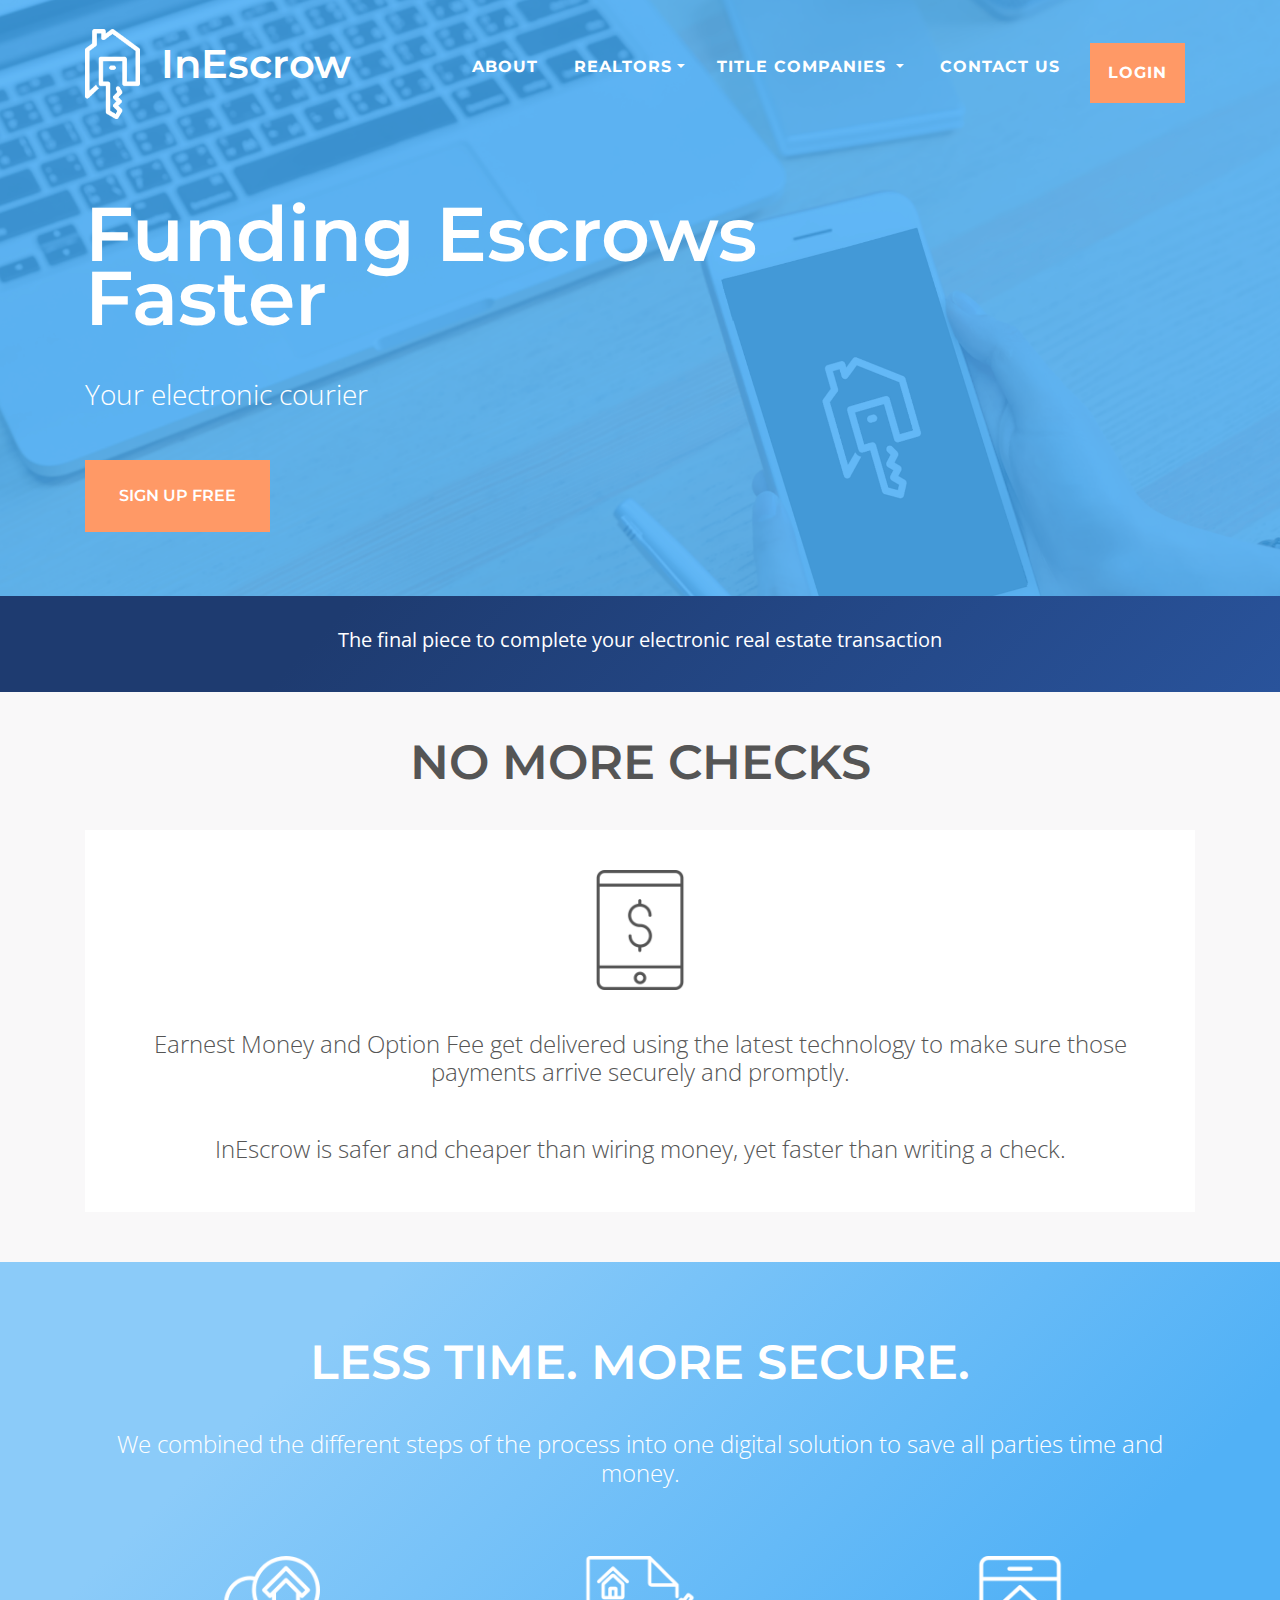
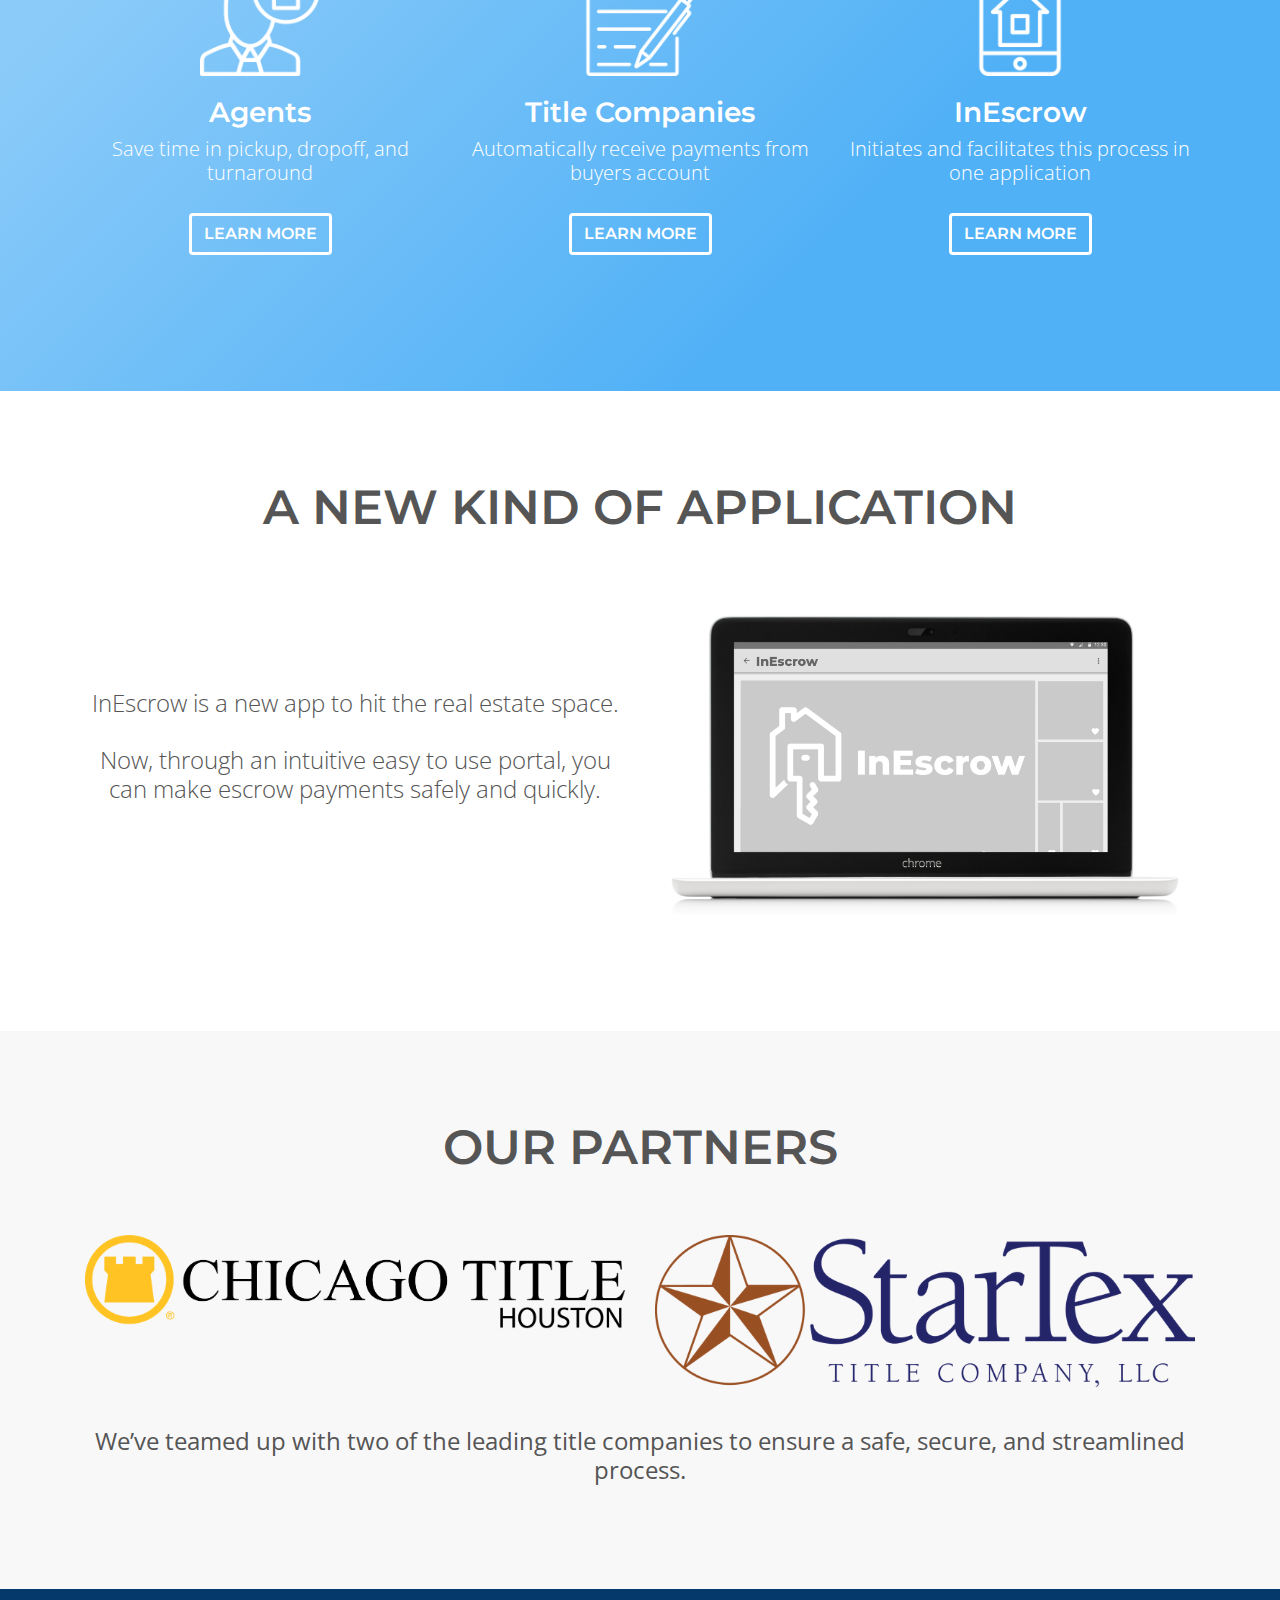
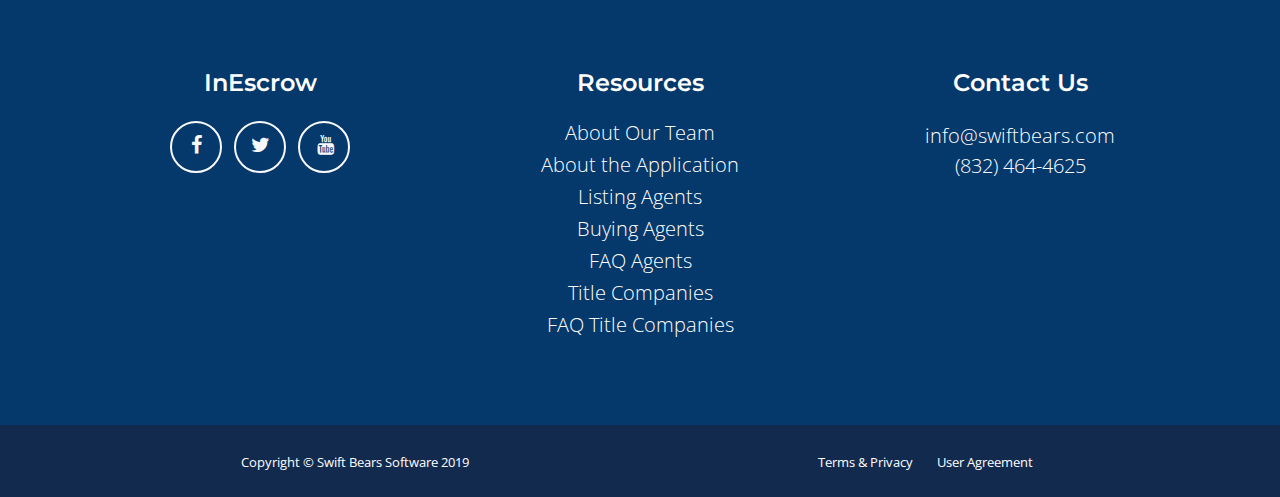
<file: index.html>
<!DOCTYPE html>
<html lang="en">

  <head>

    <meta charset="utf-8">
    <meta name="viewport" content="width=device-width, initial-scale=1, shrink-to-fit=no">
    <meta name="description" content="">
    <meta name="author" content="">

    <title>InEscrow </title>

    <!-- Bootstrap core CSS -->
    <link href="vendor/bootstrap/css/bootstrap.min.css" rel="stylesheet">

    <link rel="icon" href="favicon.ico" type="image/x-icon"/>
    <link rel="shortcut icon" href="favicon.ico" type="image/x-icon"/>

    <!-- Custom fonts for this template -->
    <link href="vendor/font-awesome/css/font-awesome.min.css" rel="stylesheet" type="text/css">
    <link href="https://fonts.googleapis.com/css?family=Montserrat:400,500,600,700,900" rel="stylesheet" type="text/css">
    <link href="https://fonts.googleapis.com/css?family=Open+Sans:300" rel="stylesheet">


<!--            userId: '17377464',
            clientId: '845eac13ea9a4b268777795e8f8efb54',
            accessToken: '17377464.1677ed0.e2319b64ae1c490d8d0fdf25d7ff9389', -->

    <!-- Plugin CSS -->
    <link href="vendor/magnific-popup/magnific-popup.css" rel="stylesheet" type="text/css">

    <script type="text/javascript" src="js/instafeed.js"></script>

    


    <link href="css/custom.css" rel="stylesheet">

    <!-- Custom styles for this template -->
    <link href="css/freelancer.css" rel="stylesheet">

  </head>

  <body id="page-top">


    <nav class="navbar navbar-expand-lg top-nav  fixed-top text-uppercase" style="background: transparent" id="mainNav">
       <div class="container">
           <a href="index.html" style="text-decoration: none">
            <img class="navbar-brand" height="100px" src="img/logos/InEscrow-white.png" style="display: inline-block;"/>
          <h1 class="mont-header text-white" style="text-transform: capitalize; display: inline-block;"> InEscrow</h1></a>
            <!--<a class="navbar-brand js-scroll-trigger" href="#page-top"> Iron Oak Crossfit</a>-->

        <button class="navbar-toggler navbar-toggler-right menu-button text-uppercase text-white text-center" id="myBtn" type="button"  style="max-width: 50px" >
          <i style="float:right" class="fa fa-2x fa-bars"></i>
        </button>

        <div class="collapse navbar-collapse" id="navbarResponsive">
          <ul style="font-family: 'Montserrat', sans-serif; background-color: #1e3b70; padding-right:6px; padding-bottom: 6px" class="menu-bar  navbar-nav ml-auto">
            <li class="nav-item mx-0 mx-lg-1">
              <a class="nav-link py-3 px-0 px-lg-3 rounded js-scroll-trigger" href="pages/about.html">About</a>
            </li>
             
             <li class="nav-item dropdown">
              <a href="realtors.html" class="dropdown-toggle py-3 px-0 px-lg-3 nav-link" data-toggle="dropdown" role="button" aria-haspopup="true" aria-expanded="false">Realtors<span class="caret"></span></a>
              <ul class="dropdown-menu custom-dropdown-menu">
                <li ><a href="pages/realtors.html">Overview</a></li>
                <li ><a href="pages/realtorsfaq.html">FAQ</a></li>
             
               </ul>
            </li>
            <li class="nav-item dropdown">
              <a href="titlecompanies.html" class="dropdown-toggle py-3 px-0 px-lg-3 nav-link"  data-toggle="dropdown" role="button" aria-haspopup="true" aria-expanded="false">Title Companies <span class="caret"></span></a>
              <ul class="dropdown-menu custom-dropdown-menu">
                <li ><a href="pages/titlecompanies.html">Overview</a></li>
                <li ><a href="pages/titlecompaniesfaq.html">FAQ</a></li>
        
                <li ><a href="pages/pricing.html">Pricing</a></li>
               </ul>
            </li>
            
            </li>
            <li class="nav-item mx-0 mx-lg-1">
              <a class="nav-link py-3 px-0 px-lg-3 rounded js-scroll-trigger" href="pages/contact.html">Contact Us</a>
            </li>
            
           <li class="nav-item mx-0 mx-lg-1">
              <a class="btn btn-primary nav-link py-3 px-0 px-lg-3 js-scroll-trigger" style="border-radius: 0px !important; href="contact.html"><strong>LOGIN</strong></a>
            </li>
          </ul>
        </div>
      </div>
    </nav>

    

     <header style ="  background-size: 100%; width: auto; position: relative;  background-position: top; background-repeat: no-repeat;" class="masthead home-header-image text-white text-center">
      <div class="container">

          <!--<img class="img-fluid mb-5 d-block mx-auto" src="img/profile.png" alt="">-->
          <h1 style="text-align: left" class="mont-header text-white"> Funding Escrows <br/> Faster </h1>
          
          <div class="spacer"/>
          <div class="spacer"/>

          <h3 style="text-align: left" class="text-white"> Your electronic courier </h3>

          <div  class="spacer"/>
          <div  class="spacer"/>

          <a class="btn btn-primary mont-header" href="pages/start.html" style="border-radius: 0px !important; float: left; border-width: 4px; padding-bottom: 20px; padding-top: 20px; padding-right: 30px; padding-left: 30px" role="button">SIGN UP FREE</a>

        <div  class="spacer"/>
          <div  class="spacer"/>

      </div>
    </header> 

    <!-- WOD Section -->
    <section class=" darkest-gradient "  style="padding: 2em;" id="about">
      
      <h5 class="text-center  text-white"><strong>The final piece to complete your electronic real estate transaction

          </strong>
      </h5>

   </section>




      <!-- No More Checks Section -->
    <section  class="mb-0 light-background"  style="padding-bottom:50px; padding-top: 50px" id="about">
      <div class="container" style="padding-right:30px; padding-bottom: 0;padding-left:30px; ">
        <h2 class="mont-header text-center text-uppercase ">No More Checks</h2>
        <div class="spacer"></div>
        <div class="spacer"></div>



        <div class="row" style="background-color: white;  padding-top: 40px; padding-right:20px; padding-left:20px">
          <div class="col-lg-12" style="padding-bottom: 40px; margin-top:auto; margin-bottom:auto">
             <img height="120px"  src="img/icons/online-banking.png"/>
          </div>
          <div class="col-lg-12" style="padding-bottom: 40px; margin-top:auto; margin-bottom:auto">
             <h4><span class="b">Earnest Money</span> and <span class="b">Option Fee </span>get delivered using the latest technology to make sure those payments arrive securely and promptly.

            </h4>
          </div>
          
          <div class="col-lg-12" style="padding-bottom: 40px; margin-top:auto; margin-bottom:auto">
             <h4 ><span class="b">InEscrow</span> is safer and cheaper than wiring money, yet faster than writing a check.
             </h4>
          </div>
        </div>

      </div>
    </section>



    <!-- Process Improvement Section -->
    <section class="mb-0 light-gradient" style="padding-top:80px; "  id="about">
      <div class="container">
          <h2 class="text-center mont-header text-uppercase text-white">less time. more secure.</h2>
          
          <script src="https://ajax.googleapis.com/ajax/libs/jquery/2.2.0/jquery.min.js"></script>

          <div class="spacer"></div>
          <div class="spacer"></div>

          <h4 class="text-white">We combined the different steps of the process into one digital solution to save all parties time and money.</h4>

          <div class="spacer"></div>
          <div class="spacer"></div>

          <div class="row text-white"  >
            
          
            <div class="col-lg-4" style="text-align:center; padding-top: 20px">
                <img height="120px" class="" src="img/icons/seller-white.png"/>

    
          <div class="spacer"></div>

                <h3 class="mont-header text-white ">Agents</h3>
                <h5 class="text-white">Save time in pickup, dropoff, and turnaround</h5>
                <div class="spacer"></div>
                <a href="pages/realtors.html">
                  <div class="btn btn-light-outline mont-header text-uppercase">Learn More</div>
                </a>
                 <div class="spacer"></div>
                 <div class="spacer"></div>
            </div>
         
            <div class="col-lg-4" style="text-align:center; padding-top: 20px">
                <img height="120px" src="img/icons/contract-white.png"/>

       
          <div class="spacer"></div>

                <h3 class="mont-header text-white ">Title Companies</h3>
                <h5 class="text-white">Automatically receive payments from buyers account</h5>
                <div class="spacer"></div>
                <a href="pages/titlecompanies.html">
                  <div class="btn btn-light-outline mont-header text-uppercase">Learn More</div>
                </a>
                 <div class="spacer"></div>
                 <div class="spacer"></div>
            </div>


            <div class="col-lg-4" style="text-align:center; padding-top: 20px">
              <img height="120px" src="img/icons/house-phone-white.png"/>


        <div class="spacer"></div>

              <h3 class="mont-header text-white ">InEscrow</h3>
              <h5 class="text-white">Initiates and facilitates this process in one application</h5>
             <div class="spacer"></div>

              <a href="pages/about.html"><div class="btn btn-light-outline mont-header text-uppercase">Learn More</div></a>
               <div class="spacer"></div>
               <div class="spacer"></div>
          </div>
        </div>
     </section>


     <section class="mb-0 " id="about">
        <div class="container">
          <h2 class="text-center text-uppercase mont-header ">A NEW KIND OF APPLICATION</h2>
         
          <div class="spacer"></div>
          <div class="spacer"></div>
           <div class="spacer"></div>
          <div class="spacer"></div>
  
  
          <div class="row">
            <div class="col-lg-6 col-xs-12" style="margin-top:auto; margin-bottom: auto; padding-bottom:30px">
              <h4 class="">InEscrow is a new app to hit the real estate space.<br/><br/>
              Now, through an intuitive easy to use portal, you can make escrow payments safely and quickly.
                </h4>
            </div>
            <div class="col-lg-6 col-xs-12">
              <img height="300px" src="img/icons/app.png"/>
            </div>
          </div>
             <div class="spacer"></div>
        </div>
      </section>


     <!-- Our Partners Section -->
     <section class="mb-0 light-background" id="about" >
        <div class="container" >
          <h2 class="mont-header text-center text-uppercase ">Our Partners</h2>
         
         <div class="spacer"></div>
         <div class="spacer"></div>
         <div class="spacer"></div>
       
          <div class = "row">
  
  
            <div class = "col-lg-6 col-sm-12 col-md-12" style="padding-bottom: 25px">
              <img class="img-fluid" src="img/logos/ChicagoTitleHouston.png">
            </div>
            <div class="col-lg-6 col-sm-12 col-md-12">
                <img class="img-fluid"  src="img/logos/StarTex.png">
            </div>
          </div>
  
          <div class="spacer"></div>
          <div class="spacer"></div>
  
  
          <h4 class="text-center  " ><strong>We’ve teamed up with two of the leading title companies to ensure a safe, secure, and streamlined process.</strong>
          </h4>
  
       
        </div>
  
      </section>

    <!-- Footer -->
   <footer class="footer text-center" style="background-color: #05386b">
      <div class="container">
        <div class="row">
          <div class="col-md-4 mb-5 mb-lg-0">
            <h4 class="mont-header mb-4 text-white">InEscrow</h4>
            <ul class="list-inline mb-0">
              <li class="list-inline-item">
                <a class="btn btn-outline-light btn-social text-center rounded-circle" target="_blank" href="">
                  <i class="fa fa-fw fa-facebook"></i>
                </a>
              </li>
              <li class="list-inline-item">
                <a class="btn btn-outline-light btn-social text-center rounded-circle" target="_blank"  href="">
                  <i class="fa fa-fw fa-twitter"></i>
                </a>
              </li>
               <li class="list-inline-item">
                <a class="btn btn-outline-light btn-social text-center rounded-circle" target="_blank"  href="">
                  <i class="fa fa-fw fa-youtube"></i>
                </a>
              </li>
            </ul>
          </div>
          <div class="col-md-4 mb-5 mb-lg-0">
            <h4 class="text-white mont-header mb-4 text-white">Resources</h4>
            <a href="pages/about.html"><h5 class="text-white">About Our Team</h5></a>
             <a href="pages/about.html"><h5 class="text-white">About the Application </h5></a>
            <a href="pages/realtors.html"><h5 class="text-white">Listing Agents</h5></a>
               <a href="pages/realtors.html"><h5 class="text-white">Buying Agents</h5></a>
               <a href="pages/realtorsfaq.html"><h5 class="text-white">FAQ Agents</h5></a>
                <a href="pages/titlecompanies.html"><h5 class="text-white">Title Companies</h5></a>
                 <a href="pages/"><h5 class="text-white">FAQ Title Companies</h5></a>
          </div>
          
          <div class="col-md-4">
            <h4 class="text-white mont-header mb-4">Contact Us</h4>
            <p class="lead mb-0 text-white">info@swiftbears.com <br/> (832) 464-4625
            </p>
          </div>
        </div>
      </div>
    </footer>
   

    <div class="copyright py-4 text-center text-white">
      <div class="container">
        <div class="row">
          <div class="col-6" style="float: left">
            <small>Copyright &copy; Swift Bears Software 2019</small>
          </div>
          <div class="col-6" style="float: right">
              <a href="pages/privacyPolicy.html" style="color: white"><small>Terms & Privacy</small></a>
              <a href="pages/useragreement.html" style="color: white; padding-left: 20px"><small>User Agreement</small></a>
            </div>
        </div>
      </div>
    </div>

    <!-- Scroll to Top Button (Only visible on small and extra-small screen sizes) -->
    <div class="scroll-to-top d-lg-none position-fixed ">
      <a class="js-scroll-trigger d-block text-center text-white rounded" href="#page-top">
        <i class="fa fa-chevron-up"></i>
      </a>
    </div>

    
<!-- The Modal -->
    <div id="myModal" class="menu-bar  navbar-nav  navbar modal" style="min-height: 100%; padding-top:35px;padding-right:0 !important">

      <!-- Modal content -->
      <div class="" style="min-height: 100%">
     
        <div style="float: right; padding-right: 45px; opacity: 1; font-color: white" class="close">&times;</div>
       
        <div class="text-center">
          <div class="spacer"></div>
          <div class="spacer"></div>


          <div class="nav-item dropdown">
            <a class="nav-link text-uppercase mont-header mont-header text-white py-3 px-0 px-lg-3 nav-link" id="menu1" style="font-size: 25px" role="button" aria-haspopup="true"   href="pages/about.html" >About</a>
          </div>


          <div class="nav-item dropdown">
            <a class="nav-link text-uppercase mont-header mont-header text-white dropdown-toggle py-3 px-0 px-lg-3 nav-link" id="menu1" style="font-size: 25px" data-toggle="dropdown" role="button" aria-haspopup="true" aria-expanded="false"  href="realtors.html" >Realtors
            <span class="caret"></span></a>
            <ul class="dropdown-menu custom-dropdown-menu" style="background-color: rgba(62,169,245, 0.8);">
              <li ><a role="menuitem" class="mont-header text-white" href="pages/realtors.html">Overview</a></li>
              <li ><a role="menuitem" tabindex="-1" class="mont-header text-white" href="pages/realtorsfaq.html">FAQ</a></li>
            </ul>
          </div>

          <div class="nav-item dropdown">
            <a class="nav-link text-uppercase mont-header mont-header text-white dropdown-toggle py-3 px-0 px-lg-3 nav-link" id="menu1" style="font-size: 25px" data-toggle="dropdown" role="button" aria-haspopup="true" aria-expanded="false"  href="titlecompanies.html" >Title Companies
            <span class="caret"></span></a>
            <ul class="dropdown-menu custom-dropdown-menu" style="background-color: rgba(62,169,245, 0.8);">
              <li ><a role="menuitem" class="mont-header text-white" href="pages/titlecompanies.html">Overview</a></li>
              <li ><a role="menuitem" tabindex="-1" class="mont-header text-white" href="pages/titlecompaniesfaq.html">FAQ</a></li>
              <li ><a role="menuitem" tabindex="-1" class="mont-header text-white" href="pages/pricing.html">Pricing</a></li>
            </ul>
          </div>

           <div class="nav-item dropdown">
            <a class="nav-link text-uppercase mont-header mont-header text-white py-3 px-0 px-lg-3 nav-link" id="menu1" style="font-size: 25px" role="button" aria-haspopup="true"   href="pages/contact.html" >Contact us</a>
          </div>

            <div class="spacer"></div>

            <div class="col-12 text-center" style="margin-left: auto; margin-right: auto">
              
                <a class="mont-header  text-white btn btn-primary nav-link py-3 px-0 px-lg-3 js-scroll-trigger" style="border-radius: 0px !important; margin: 0; width:200px; margin-left: auto; margin-right: auto" href="contact.html" >LOGIN
                </a>
              
          </div>
          
      </div>


      </div>

    </div>

   
    <!-- Bootstrap core JavaScript -->
    <script src="vendor/jquery/jquery.min.js"></script>
    <script src="vendor/bootstrap/js/bootstrap.bundle.min.js"></script>
     <script src="js/waypoints-lib/jquery.waypoints.min.js"></script>
    <script src="js/waypoints-lib/noframework.waypoints.min.js"></script>
    <script src="js/modal.js"></script>

    <!-- Plugin JavaScript -->
    <script src="vendor/jquery-easing/jquery.easing.min.js"></script>
    <script src="vendor/magnific-popup/jquery.magnific-popup.min.js"></script>

    <!-- Contact Form JavaScript -->
    <script src="js/jqBootstrapValidation.js"></script>
    <script src="js/contact_me.js"></script>

    <!-- Custom scripts for this template -->
    <script src="js/freelancer.js"></script>

    
    <!-- Load Facebook SDK for JavaScript -->
    <div class="fb-customerchat"
       page_id="2023874254341229"
       minimized="false">
    </div>
    <script>
      
      window.fbAsyncInit = function() {
        FB.init({
          appId            : '563253377457160',
          autoLogAppEvents : true,
          xfbml            : true,
          version          : 'v2.11'
        });
      };
    (function(d, s, id){
         var js, fjs = d.getElementsByTagName(s)[0];
         if (d.getElementById(id)) {return;}
         js = d.createElement(s); js.id = id;
         js.src = "https://connect.facebook.net/en_US/sdk/xfbml.customerchat.js";
         fjs.parentNode.insertBefore(js, fjs);
       }(document, 'script', 'facebook-jssdk'));
    </script>
  </body>

</html>
</file>
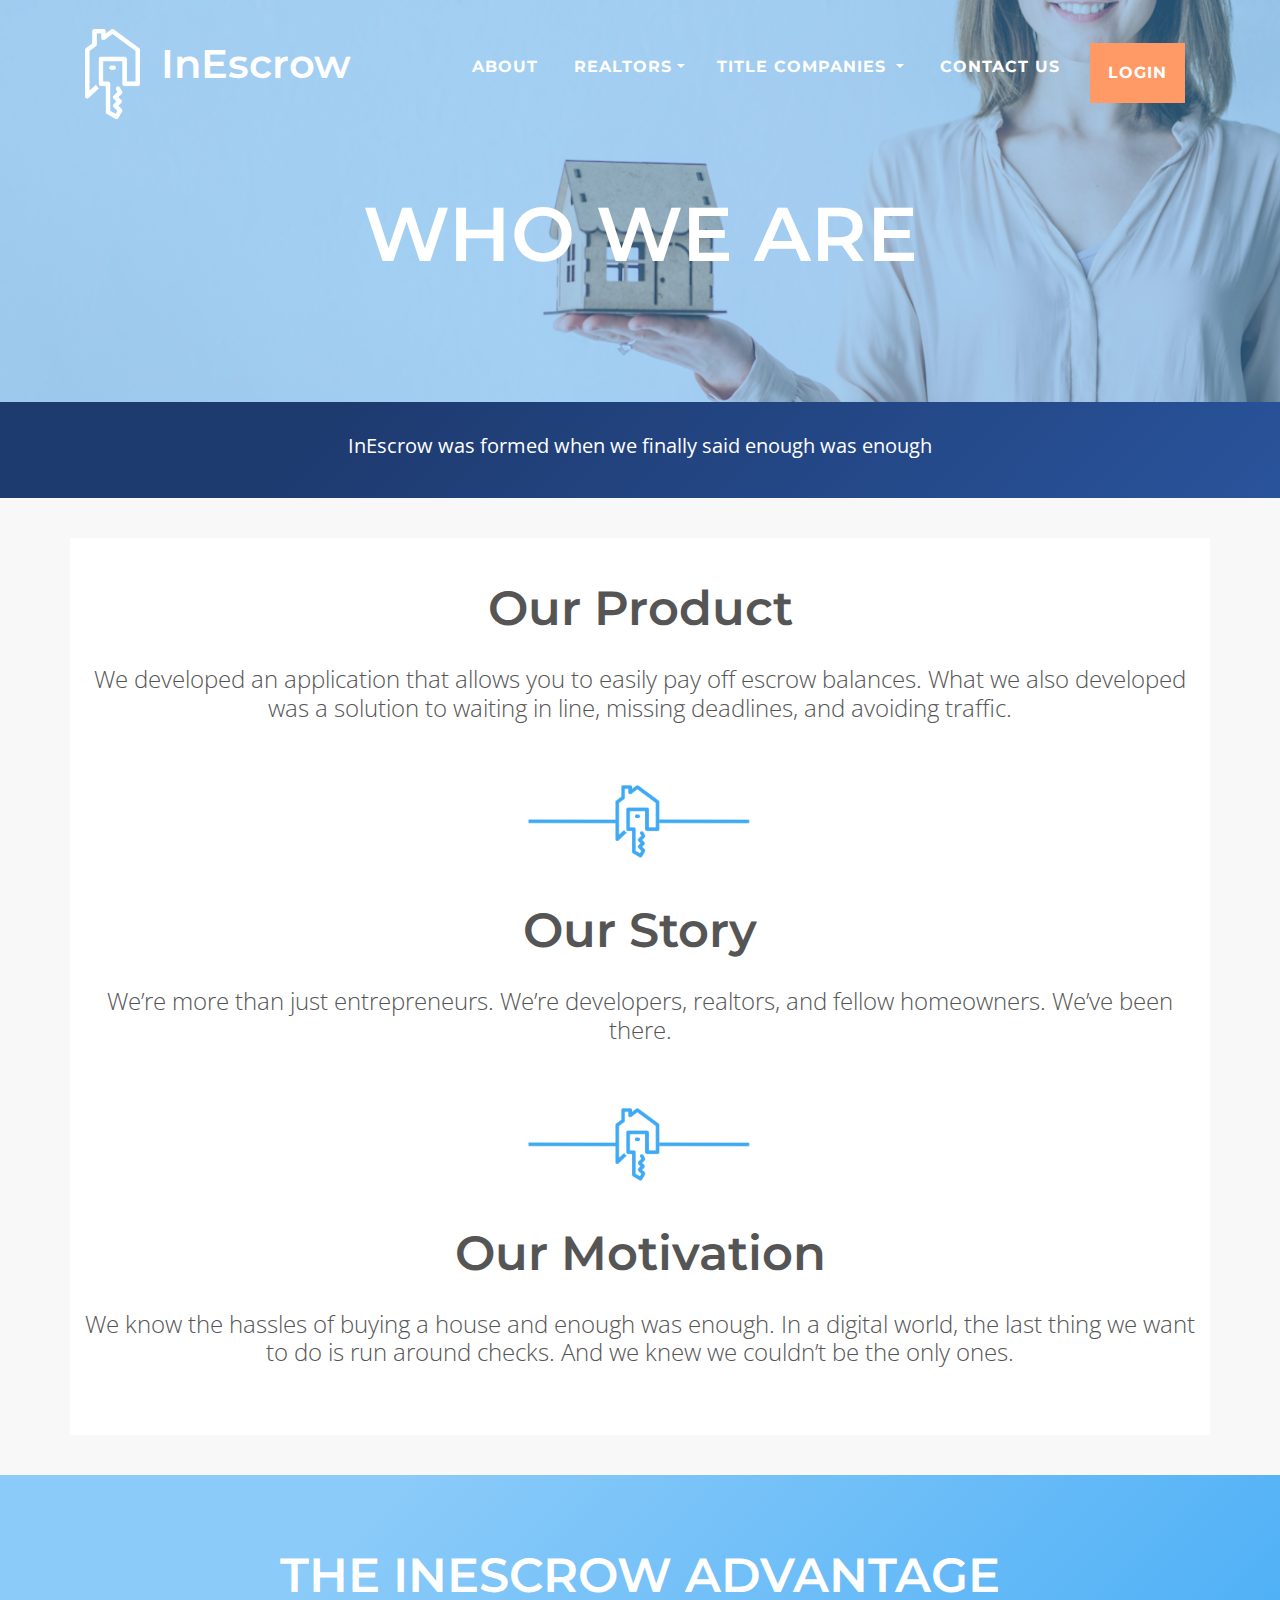
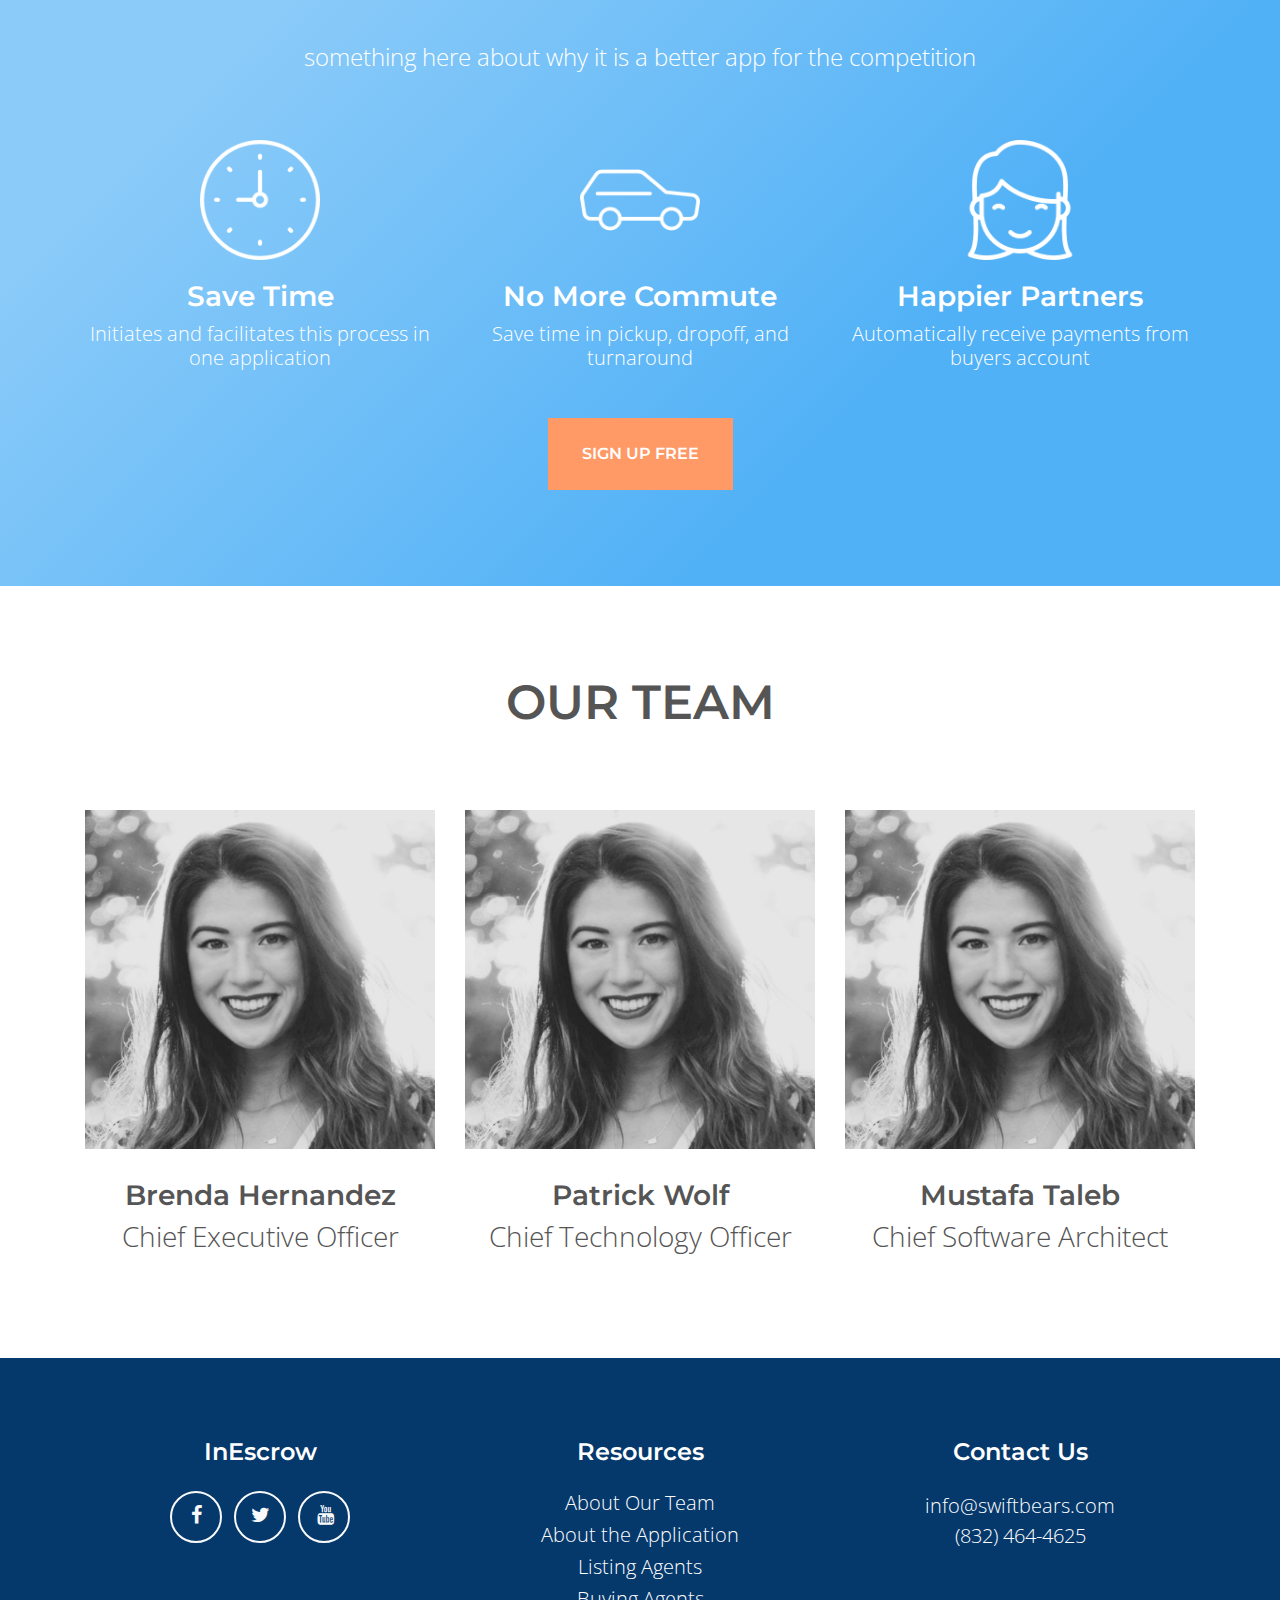
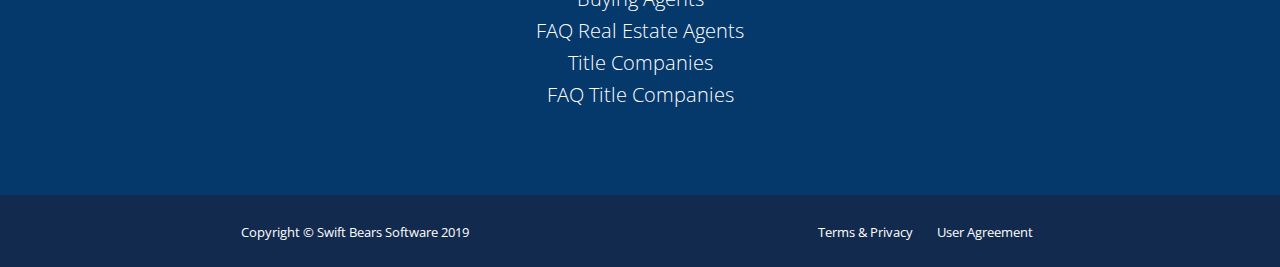
<file: pages/about.html>
<!DOCTYPE html>
<html lang="en">

  <head>

    <meta charset="utf-8">
    <meta name="viewport" content="width=device-width, initial-scale=1, shrink-to-fit=no">
    <meta name="description" content="">
    <meta name="author" content="">

    <title>InEscrow </title>

    <!-- Bootstrap core CSS -->
    <link href="../vendor/bootstrap/css/bootstrap.min.css" rel="stylesheet">

    <link rel="icon" href="favicon.ico" type="image/x-icon"/>
    <link rel="shortcut icon" href="favicon.ico" type="image/x-icon"/>

    <!-- Custom fonts for this template -->
    <link href="../vendor/font-awesome/css/font-awesome.min.css" rel="stylesheet" type="text/css">
    <link href="https://fonts.googleapis.com/css?family=Montserrat:400,500,600,700,900" rel="stylesheet" type="text/css">
    <link href="https://fonts.googleapis.com/css?family=Open+Sans:300" rel="stylesheet">

    <link href="../vendor/magnific-popup/magnific-popup.css" rel="stylesheet" type="text/css">

    <link href="../css/custom.css" rel="stylesheet">

    <link href="../css/freelancer.css" rel="stylesheet">

    <style>

      ul.nav li.dropdown:hover > ul.dropdown-menu {
    display: block;    
}
    </style>

    <script type="text/javascript">
     
     /* This program will swap an image when it is clicked by using the getElementById() method
     The program will use an image_tracker variable to keep track of which image is currently displayed
     We can use an IF statement to check if the orange picture is being displayed,
     then swap with the blue one, and vice versa.
     */ 
     
     var image_tracker = 'normal';
     
     function changeBrenda(){
     var image = document.getElementById('brenda');
     if(image_tracker=='normal'){
     image.src='../img/icons/profile.png';
     image_tracker='fun';
     }
     else{
     image.src='../img/icons/profilefun.png';
     image_tracker='normal';
     }
     }

     function changeMustafa(){
     var image = document.getElementById('circle');
     if(image_tracker=='orange'){
     image.src='blue.png';
     image_tracker='blue';
     }
     else{
     image.src='orange.png';
     image_tracker='orange';
     }
     }

     function changeChristine(){
     var image = document.getElementById('circle');
     if(image_tracker=='orange'){
     image.src='blue.png';
     image_tracker='blue';
     }
     else{
     image.src='orange.png';
     image_tracker='orange';
     }
     }
     
     </script>

  </head>

  <body id="page-top">



 <nav class="navbar navbar-expand-lg top-nav  fixed-top text-uppercase" style="background: transparent" id="mainNav">
      <div class="container">
           <a href="../index.html" style="text-decoration: none">
            <img class="navbar-brand" height="100px" src="../img/logos/InEscrow-white.png" style="display: inline-block;"/>
          <h1 class="mont-header text-white" style="text-transform: capitalize; display: inline-block;"> InEscrow</h1></a>
            <!--<a class="navbar-brand js-scroll-trigger" href="#page-top"> Iron Oak Crossfit</a>-->

        <button class="navbar-toggler navbar-toggler-right menu-button text-uppercase text-white text-center" id="myBtn" type="button"  style="max-width: 50px" >
          <i style="float:right" class="fa fa-2x fa-bars"></i>
        </button>

        <div class="collapse navbar-collapse" id="navbarResponsive">
          <ul style="font-family: 'Montserrat', sans-serif; background-color: #1e3b70; padding-right:6px; padding-bottom: 6px" class="menu-bar  navbar-nav ml-auto">
            <li class="nav-item mx-0 mx-lg-1">
              <a class="nav-link py-3 px-0 px-lg-3 rounded js-scroll-trigger" href="about.html">About</a>
            </li>
             
             <li class="nav-item dropdown">
              <a href="realtors.html" class="dropdown-toggle py-3 px-0 px-lg-3 nav-link" data-toggle="dropdown" role="button" aria-haspopup="true" aria-expanded="false">Realtors<span class="caret"></span></a>
              <ul class="dropdown-menu custom-dropdown-menu">
                <li ><a href="realtors.html">Overview</a></li>
                                <li ><a href="realtorsfaq.html">FAQ</a></li>
               </ul>
            </li>
            <li class="nav-item dropdown">
              <a href="titlecompanies.html" class="dropdown-toggle py-3 px-0 px-lg-3 nav-link"  data-toggle="dropdown" role="button" aria-haspopup="true" aria-expanded="false">Title Companies <span class="caret"></span></a>
              <ul class="dropdown-menu custom-dropdown-menu">
                <li ><a href="titlecompanies.html">Overview</a></li>
                <li ><a href="titlecompaniesfaq.html">FAQ</a></li>
                <li ><a href="pricing.html">Pricing</a></li>
               </ul>
            </li>
            
            </li>
            <li class="nav-item mx-0 mx-lg-1">
              <a class="nav-link py-3 px-0 px-lg-3 rounded js-scroll-trigger" href="contact.html">Contact Us</a>
            </li>
            
           <li class="nav-item mx-0 mx-lg-1">
              <a class="btn btn-primary nav-link py-3 px-0 px-lg-3 js-scroll-trigger" style="border-radius: 0px !important; href="contact.html"><strong>LOGIN</strong></a>
            </li>
          </ul>
        </div>
      </div>
    </nav>

    
<header style ="  background-size: 100%; width: auto; position: relative;  background-position: top top; background-repeat: no-repeat;" class="masthead about-header-image text-white text-center">
        <div class="container">
            <div class="row" style="margin-top: auto; margin-bottom: auto">
                <div style="margin-top: auto; margin-bottom: auto; padding-bottom: 40px" class="col-12">
                    <h1 class="text-uppercase mb-0 mont-header text-white">Who We Are</h1>
                </div>
               



            </div>

        </div>
    </header>

    <section class="darkest-gradient  "  style="padding: 2em; " id="about">
      
      <h5 class="text-center  text-white"><strong>InEscrow was formed when we finally said enough was enough</strong>
      </h5>
    </section>

    <section class="light-background" style="padding: 40px">
      <div class="container">
        
        <div class="row white-background" style="padding-top: 30px; padding-bottom: 30px">
          <div class="col-xl-12 col-lg-12 col-md-12 col-sm-12 col-xs-12" style="padding-bottom: 30px">
            <div class="spacer"></div>
              <h2 class="mont-header "> Our Product </h2>
              <h4><br/>
                We developed an application that allows you to easily pay off escrow balances. What we also developed was a solution to waiting in line, missing deadlines, and avoiding traffic.
              </h4>

              <div class="spacer"></div>
              <div class="spacer"></div>
              <img height="100px" src="../img/logos/separator.png"/>
          <div class="spacer"></div>
          <div class="spacer"></div>

            <h2 class="mont-header"> Our Story </h2>
              <h4><br/>We’re more than just entrepreneurs. 
                We’re developers, realtors, and fellow homeowners. 
                We’ve been there.
              </h4>

              <div class="spacer"></div>
              <div class="spacer"></div>
              <img height="100px" src="../img/logos/separator.png"/>
          <div class="spacer"></div>
          <div class="spacer"></div>

          <h2 class="mont-header"> Our Motivation </h2>
              <h4><br/>We know the hassles of buying a house and enough was enough. In a digital world, the last thing we want to do is run around checks. And we knew we couldn’t be the only ones.

              </h4>
            
          </div>
          
          
          
        </div>


      </div>
   </section>


    <!-- Process Improvement Section -->
    <section class="mb-0 light-gradient" style="padding-top:80px;"  id="about">
      <div class="container">
          <h2 class="text-center mont-header text-uppercase text-white">The InEscrow Advantage</h2>

         
          <div class="spacer"></div>
          <div class="spacer"></div>
          <h4 class="text-white"> something here about why it is a better app for the competition </h4>

          <h4 class="text-white"></h4>

          <div class="spacer"></div>
          <div class="spacer"></div>

          <div class="row text-white"  >
            <div class="col-lg-4" style="text-align:center; padding-top: 20px">
                <img height="120px" src="../img/icons/clock.png"/>


          <div class="spacer"></div>

                <h3 class="mont-header text-white">Save Time</h3>
                <h5 class="text-white">Initiates and facilitates this process in one application</h5>
               <div class="spacer"></div>

               
            </div>
          
            <div class="col-lg-4" style="text-align:center; padding-top: 20px">
                <img height="120px" src="../img/icons/car.png"/>

    
          <div class="spacer"></div>

                <h3 class="mont-header text-white">No More Commute</h3>
                <h5 class="text-white">Save time in pickup, dropoff, and turnaround</h5>
                <div class="spacer"></div>
                
            </div>
         
            <div class="col-lg-4" style="text-align:center; padding-top: 20px">
                <img height="120px" src="../img/icons/smiling-girl.png"/>

       
          <div class="spacer"></div>

                <h3 class="mont-header text-white">Happier Partners</h3>
                <h5 class="text-white">Automatically receive payments from buyers account</h5>
                <div class="spacer"></div>
                
            </div>

          <div class="col-lg-12" style="text-align:center; padding-top: 20px">
                 
                <a class="btn btn-primary mont-header " href="pages/start.html" style="border-radius: 0px !important; border-width: 4px; padding-bottom: 20px; padding-top: 20px; padding-right: 30px; padding-left: 30px" role="button">SIGN UP FREE</a>
                
            </div>

          </div>
        </div>
     </section>




    <section class="portfolio" id="portfolio">
      <div class="container">
           <h2 class="text-center text-uppercase mont-header  ">OUR TEAM</h2>
                <div class="spacer"></div>
         <div class="spacer"></div>
        <div class="spacer"></div>
          <div class="spacer"></div>
        <div class="row">
          
          
     
         
          <div class="col-md-6 col-lg-4" style="padding-bottom: 30px">
            <a class="portfolio-item d-block mx-auto" >
              <div class="liam portfolio-item-caption d-flex position-absolute h-100 w-100"> 
              </div>
              <img class="img-fluid" src="../img/icons/profile.png" alt="">
            </a>
            <h3 class="mont-header"> Brenda Hernandez </h3>
            <h3> Chief Executive Officer </h3>
          </div>
          <div class="col-md-6 col-lg-4" style="padding-bottom: 30px">
            <a class="portfolio-item d-block mx-auto href="#nikki-modal">
              <div class="liam portfolio-item-caption d-flex position-absolute h-100 w-100">
              </div>
              <img class="img-fluid" src="../img/icons/profile.png" alt="">
               
            </a>

             <h3 class="mont-header"> Patrick Wolf </h3>
             <h3> Chief Technology Officer </h3>
          </div>
          <div class="col-md-6 col-lg-4 " style="padding-bottom: 30px">
            <a class="portfolio-item d-block mx-auto" >
              <div class="liam portfolio-item-caption d-flex position-absolute h-100 w-100">
                
              </div>
              <img class="img-fluid" src="../img/icons/profile.png" alt="">
               
            </a>

             <h3 class="mont-header"> Mustafa Taleb </h3>
             <h3> Chief Software Architect </h3>
          </div>
          <!--
          <div class="col-md-6 col-lg-4">
            <a class="d-block mx-auto" >
              <div class="position-absolute h-100 w-100">
                <div class=" w-100 text-center text-white">

                </div>
              </div>
              <img class="img-fluid" src="../img/coaches/blackTree.png" alt="">
            </a>
          </div>
          <div class="col-md-6 col-lg-4">
            <a class="d-block mx-auto">
              <div class="d-flex position-absolute h-100 w-100">
                <div class="my-auto w-100 text-center text-white">
                  
                </div>
              </div>
              <img class="img-fluid" src="../img/coaches/orange.png" alt="">
            </a>
          </div>
          <div class="col-md-6 col-lg-4">
            <a class="d-block mx-auto" >
              <div class="position-absolute h-100 w-100">
                <div class=" w-100 text-center text-white">

                </div>
              </div>
              <img class="img-fluid" src="../img/coaches/blackTree.png" alt="">
            </a>
          </div>
        -->
        </div>
      </div>
    </section>



  


<!--
 <section class="light-background" style="padding: 40px">
     
      <div class="container " >
     
          <div class="spacer"></div>
          <div class="spacer"></div>

          <div class="row">

            <div class="col-xl-8 col-lg-8 col-md-12 col-sm-12 col-xs-12" style="padding-bottom: 30px">
            <div class="container white-background" style=" border-width: 1px; border-style: solid; border-color: #E6E5E6; padding: 30px 30px 30px 30px;">

      
              <div class="spacer"></div>
              <div class="spacer"></div>
          
              <img height="100px" src="../img/icons/emailus.png"/>

              <div class="spacer"></div>
              <div class="spacer"></div>

              <h2 class="mont-header"> Email  </h2>


              <h4><br/>
                We'll respond within 24 hours
              </h4>

                 <div class="spacer"></div>
              <div class="spacer"></div>


          <div class="row">
          <div class="col-lg-8 mx-auto">
           
            <form name="sentMessage" id="contactForm" style="font-family: Open Sans" novalidate="novalidate">
              <div class="control-group">
                <div class="form-group floating-label-form-group controls mb-0 pb-2">
                  <label>Name</label>
                  <input class="form-control" id="name" type="text" placeholder="Name" required="required" data-validation-required-message="Please enter your name.">
                  <p class="help-block text-danger"></p>
                </div>
              </div>
              <div class="control-group">
                <div class="form-group floating-label-form-group controls mb-0 pb-2">
                  <label>Email Address</label>
                  <input class="form-control" id="email" type="email" placeholder="Email Address" required="required" data-validation-required-message="Please enter your email address.">
                  <p class="help-block text-danger"></p>
                </div>
              </div>
              <div class="control-group">
                <div class="form-group floating-label-form-group controls mb-0 pb-2">
                  <label>Phone Number</label>
                  <input class="form-control" id="phone" type="tel" placeholder="Phone Number" required="required" data-validation-required-message="Please enter your phone number.">
                  <p class="help-block text-danger"></p>
                </div>
              </div>
              <div class="control-group">
                <div class="form-group floating-label-form-group controls mb-0 pb-2">
                  <label>Message</label>
                  <textarea class="form-control" id="message" rows="4" placeholder="Message" required="required" data-validation-required-message="Please enter a message."></textarea>
                  <p class="help-block text-danger"></p>
                </div>
              </div>
              <br>
              <div id="success"></div>
              <div class="form-group">
                <button type="submit" class=" mont-header btn btn-action-outline btn-xl " id="sendMessageButton">SEND</button>
              </div>
            </form>
            <div class="spacer"></div>
          <div class="spacer"></div>
          </div>
        </div>


            </div>
          </div>

          <div class="col-xl-4 col-lg-4 col-md-12 col-sm-12 col-xs-12" style="padding-bottom: 30px">
            <div class="container white-background" style=" border-width: 1px; border-style: solid; border-color:  #E6E5E6; padding: 30px 30px 30px 30px;">
              
               
             

              <div class="spacer"></div>
              <div class="spacer"></div>

              <img height="100px" src="../img/icons/messenger.png"/>

              <div class="spacer"></div>
              <div class="spacer"></div>

              <h2 class="mont-header"> Chat  </h2>

              <h4><br/>
                Via Facebook Messenger
              </h4>
              
              <div class="spacer"></div>
              <div class="spacer"></div>
              
              <h5><strong>Click the chat icon in the bottom right corner of your screen</strong></h5>
              
              <div class="spacer"></div>

            </div>

            <div class="spacer"></div>
              <div class="spacer"></div>


               <div class="container white-background" style=" border-width: 1px; border-style: solid; border-color:  #E6E5E6; padding: 30px 30px 46px 30px;">
                <div class="spacer"></div>
                <div class="spacer"></div>

                <img height="100px" src="../img/icons/phone-call.png"/>

                <div class="spacer"></div>
                <div class="spacer"></div>

                 <h2 class="mont-header"> Call </h2>

                <h4><br/>
                  Mon - Fri <br/> 8AM - 5PM CT<br/>
                  <div class="spacer"></div>
                <div class="spacer"></div>
                  <h3><strong>(405) 513-0605</strong></h3>
                </h4>
            </div>
            </div>
          </div>

        
        </div>
      </div>

       
   </section>

-->
    <!-- Footer -->
  <footer class="footer text-center" style="background-color: #05386b">
      <div class="container">
        <div class="row">
          <div class="col-md-4 mb-5 mb-lg-0">
            <h4 class="mont-header mb-4 text-white">InEscrow</h4>
            <ul class="list-inline mb-0">
              <li class="list-inline-item">
                <a class="btn btn-outline-light btn-social text-center rounded-circle" target="_blank" href="https://www.facebook.com/IronOakCF/">
                  <i class="fa fa-fw fa-facebook"></i>
                </a>
              </li>
              <li class="list-inline-item">
                <a class="btn btn-outline-light btn-social text-center rounded-circle" target="_blank"  href="https://www.instagram.com/explore/locations/145361756/iron-oak-crossfit/?hl=en">
                  <i class="fa fa-fw fa-twitter"></i>
                </a>
              </li>
               <li class="list-inline-item">
                <a class="btn btn-outline-light btn-social text-center rounded-circle" target="_blank"  href="https://www.instagram.com/explore/locations/145361756/iron-oak-crossfit/?hl=en">
                  <i class="fa fa-fw fa-youtube"></i>
                </a>
              </li>
            </ul>
          </div>
          <div class="col-md-4 mb-5 mb-lg-0">
            <h4 class="text-white mont-header mb-4 text-white">Resources</h4>
            <a href="about.html"><h5 class="text-white">About Our Team</h5></a>
             <a href="about.html"><h5 class="text-white">About the Application </h5></a>
            <a href="realtors.html#listingAgents"><h5 class="text-white">Listing Agents</h5></a>
               <a href="realtors.html#buyingAgents"><h5 class="text-white">Buying Agents</h5></a>
               <a href="realtorsfaq.html"><h5 class="text-white">FAQ Real Estate Agents</h5></a>
                <a href="titlecompanies.html"><h5 class="text-white">Title Companies</h5></a>
                 <a href="titlecompaniesfaq.html"><h5 class="text-white">FAQ Title Companies</h5></a>
          </div>
          
          <div class="col-md-4">
            <h4 class="text-white mont-header mb-4">Contact Us</h4>
            <p class="lead mb-0 text-white">info@swiftbears.com <br/> (832) 464-4625
            </p>
          </div>
        </div>
      </div>
    </footer>
    
    <div class="copyright py-4 text-center text-white">
        <div class="container">
          <div class="row">
            <div class="col-6" style="float: left">
              <small>Copyright &copy; Swift Bears Software 2019</small>
            </div>
            <div class="col-6" style="float: right">
                <a href="privacyPolicy.html" style="color: white"><small>Terms & Privacy</small></a>
                <a href="useragreement.html" style="color: white; padding-left: 20px"><small>User Agreement</small></a>
              </div>
          </div>
        </div>
      </div>
  
    <!-- The Modal -->
    <div id="myModal" class="menu-bar  navbar-nav  navbar modal" style="min-height: 100%; padding-top:35px;padding-right:0 !important">
      <!-- Modal content -->
      <div class="" style="min-height: 100%">
     
        <div style="float: right; padding-right: 45px; opacity: 1; font-color: white" class="close">&times;</div>
       
        <div class="text-center">
          <div class="spacer"></div>
          <div class="spacer"></div>
          <div class="nav-item dropdown">
            <a class="nav-link text-uppercase mont-header mont-header text-white py-3 px-0 px-lg-3 nav-link" id="menu1" style="font-size: 25px" role="button" aria-haspopup="true"   href="about.html" >About</a>
          </div>
          <div class="nav-item dropdown">
            <a class="nav-link text-uppercase mont-header mont-header text-white dropdown-toggle py-3 px-0 px-lg-3 nav-link" id="menu1" style="font-size: 25px" data-toggle="dropdown" role="button" aria-haspopup="true" aria-expanded="false"  href="realtors.html" >Realtors
            <span class="caret"></span></a>
            <ul class="dropdown-menu custom-dropdown-menu" style="background-color: rgba(62,169,245, 0.8);">
              <li ><a role="menuitem" class="mont-header text-white" href="realtors.html">Overview</a></li>
              <li ><a role="menuitem" tabindex="-1" class="mont-header text-white" href="realtorsfaq.html">FAQ</a></li>
            </ul>
          </div>
          <div class="nav-item dropdown">
            <a class="nav-link text-uppercase mont-header mont-header text-white dropdown-toggle py-3 px-0 px-lg-3 nav-link" id="menu1" style="font-size: 25px" data-toggle="dropdown" role="button" aria-haspopup="true" aria-expanded="false"  href="titlecompanies.html" >Title Companies
            <span class="caret"></span></a>
            <ul class="dropdown-menu custom-dropdown-menu" style="background-color: rgba(62,169,245, 0.8);">
              <li ><a role="menuitem" class="mont-header text-white" href="titlecompanies.html">Overview</a></li>
              <li ><a role="menuitem" tabindex="-1" class="mont-header text-white" href="titlecompaniesfaq.html">FAQ</a></li>
              <li ><a role="menuitem" tabindex="-1" class="mont-header text-white" href="pricing.html">Pricing</a></li>
            </ul>
          </div>
           <div class="nav-item dropdown">
            <a class="nav-link text-uppercase mont-header mont-header text-white py-3 px-0 px-lg-3 nav-link" id="menu1" style="font-size: 25px" role="button" aria-haspopup="true"   href="contact.html" >Contact us</a>
          </div>
            <div class="spacer"></div>
            <div class="col-12 text-center" style="margin-left: auto; margin-right: auto;">
              
                <a class="mont-header  text-white btn btn-primary nav-link py-3 px-0 px-lg-3 js-scroll-trigger" style="border-radius: 0px !important; margin: 0; width:200px; margin-left: auto; margin-right: auto" href="contact.html" >LOGIN
                </a>
              
          </div>
          
      </div>
      </div>
    </div>
   

   
    <!-- Bootstrap core JavaScript -->
    <script src="../vendor/jquery/jquery.min.js"></script>
    <script src="../vendor/bootstrap/js/bootstrap.bundle.min.js"></script>
     <script src="../js/waypoints-lib/jquery.waypoints.min.js"></script>
    <script src="../js/waypoints-lib/noframework.waypoints.min.js"></script>
    <script src="../js/modal.js"></script>


    <!-- Plugin JavaScript -->
    <script src="../vendor/jquery-easing/jquery.easing.min.js"></script>
    <script src="../vendor/magnific-popup/jquery.magnific-popup.min.js"></script>

    <!-- Contact Form JavaScript -->
    <script src="../js/jqBootstrapValidation.js"></script>
    <script src="../js/contact_me.js"></script>

    <!-- Custom scripts for this template -->
    <script src="../js/freelancer.js"></script>


    <!-- Load Facebook SDK for JavaScript -->
    <div class="fb-customerchat"
       page_id="2023874254341229"
       minimized="true">
    </div>
    <script>
      
      window.fbAsyncInit = function() {
        FB.init({
          appId            : '563253377457160',
          autoLogAppEvents : true,
          xfbml            : true,
          version          : 'v2.11'
        });
      };
    (function(d, s, id){
         var js, fjs = d.getElementsByTagName(s)[0];
         if (d.getElementById(id)) {return;}
         js = d.createElement(s); js.id = id;
         js.src = "https://connect.facebook.net/en_US/sdk/xfbml.customerchat.js";
         fjs.parentNode.insertBefore(js, fjs);
       }(document, 'script', 'facebook-jssdk'));
    </script>

  </body>

</html>
</file>
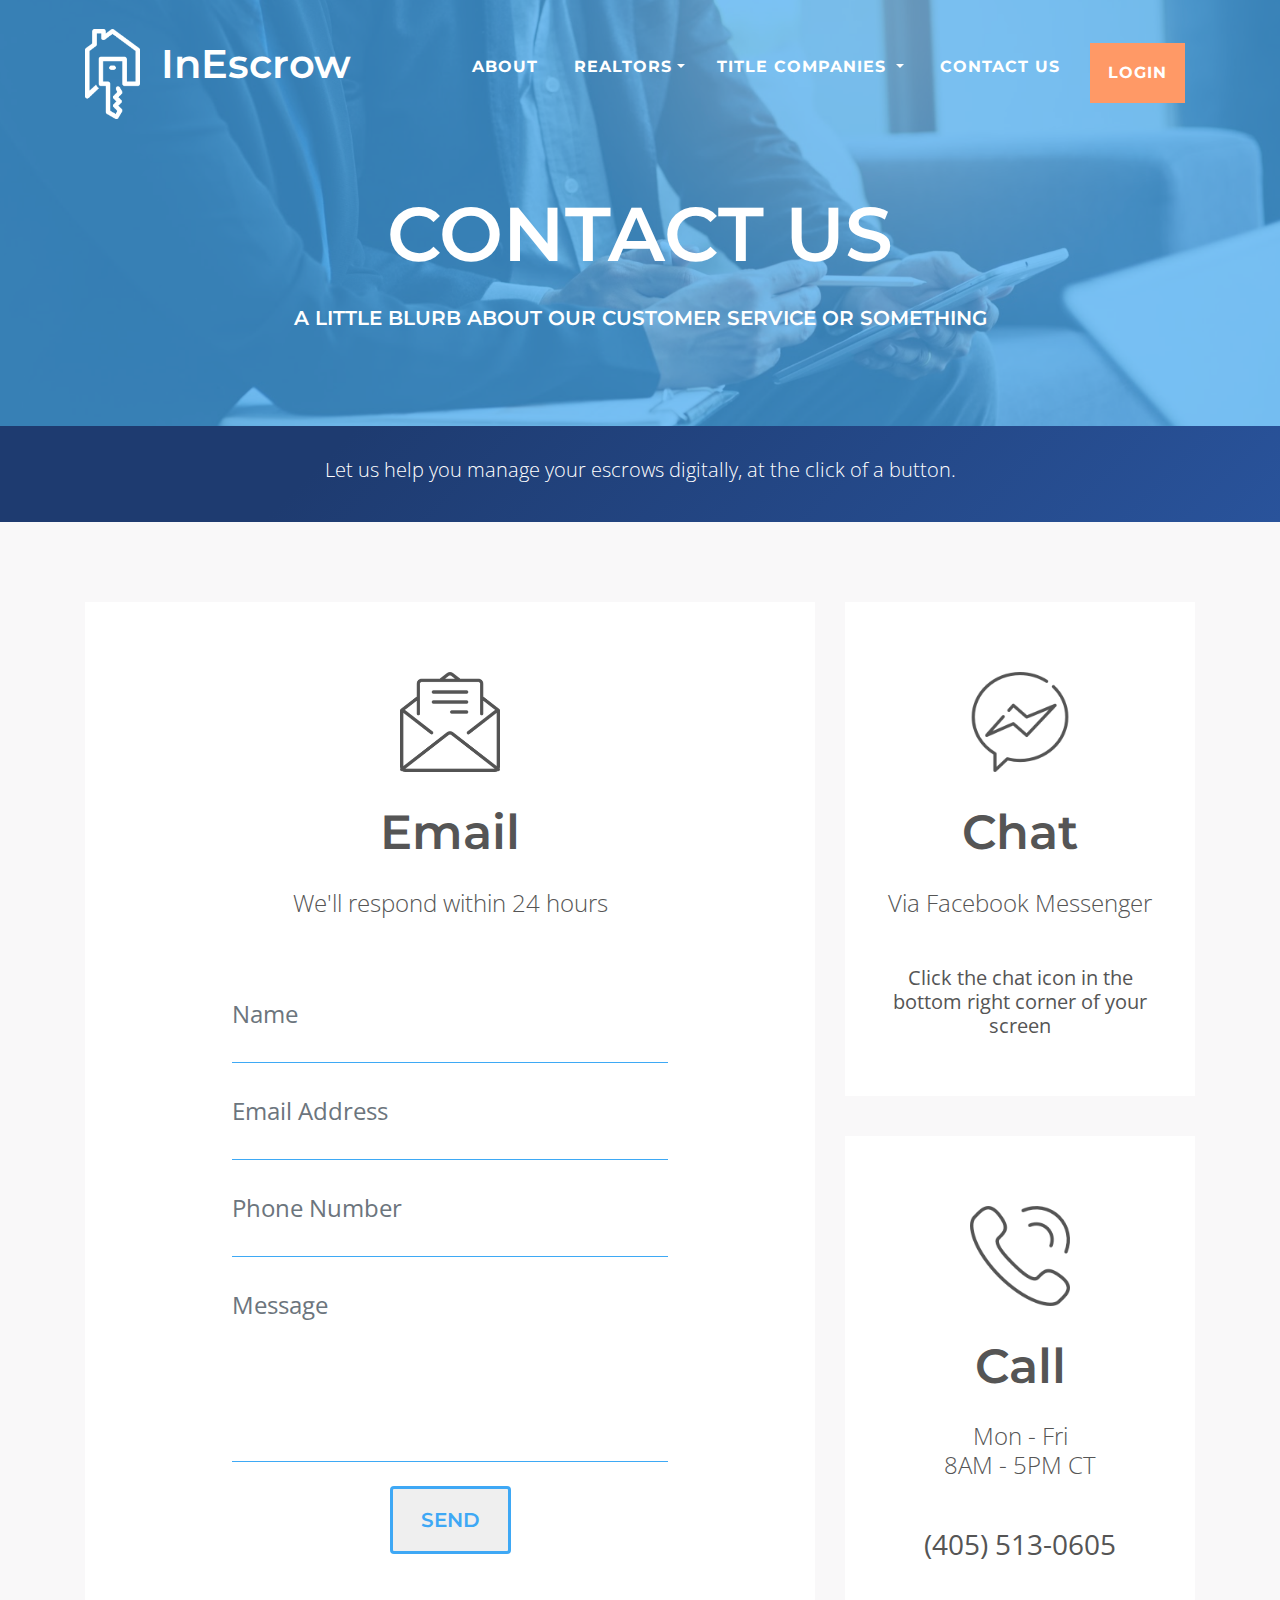
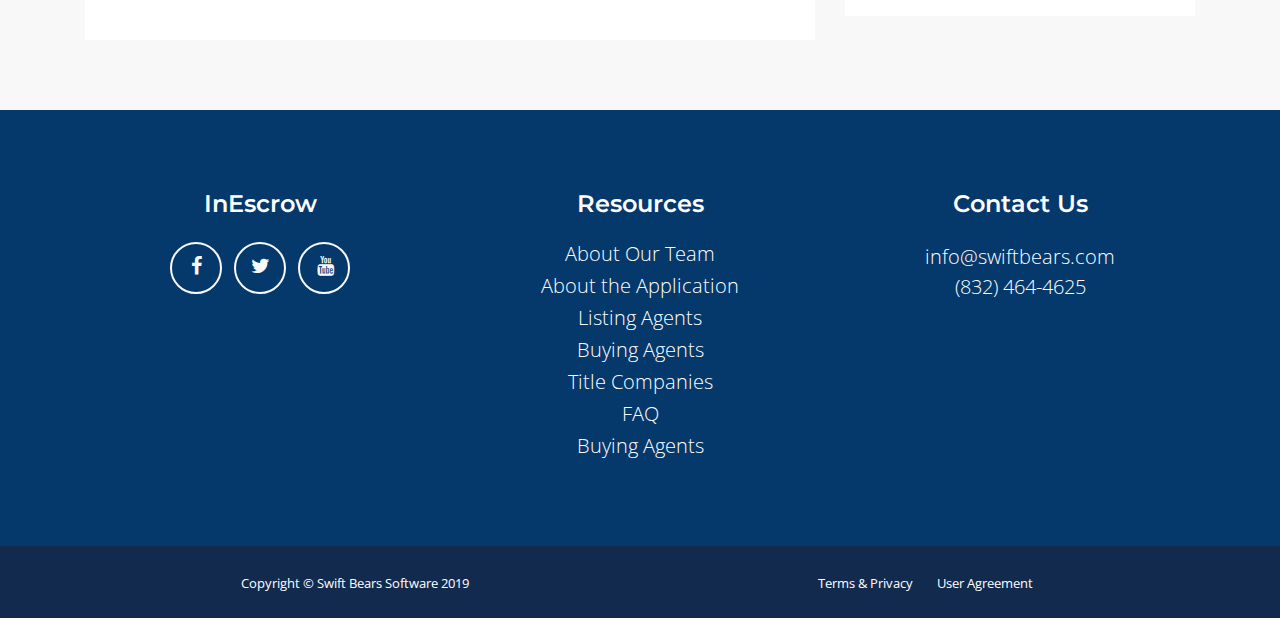
<file: pages/contact.html>
<!DOCTYPE html>
<html lang="en">

  <head>

    <meta charset="utf-8">
    <meta name="viewport" content="width=device-width, initial-scale=1, shrink-to-fit=no">
    <meta name="description" content="">
    <meta name="author" content="">

    <title>InEscrow </title>

    <!-- Bootstrap core CSS -->
    <link href="../vendor/bootstrap/css/bootstrap.min.css" rel="stylesheet">

    <link rel="icon" href="favicon.ico" type="image/x-icon"/>
    <link rel="shortcut icon" href="favicon.ico" type="image/x-icon"/>

    <!-- Custom fonts for this template -->
    <link href="../vendor/font-awesome/css/font-awesome.min.css" rel="stylesheet" type="text/css">
    <link href="https://fonts.googleapis.com/css?family=Montserrat:400,500,600,700,900" rel="stylesheet" type="text/css">
    <link href="https://fonts.googleapis.com/css?family=Varela+Round" rel="stylesheet">
    <link href="https://fonts.googleapis.com/css?family=Open+Sans:300" rel="stylesheet">

    <link href="../vendor/magnific-popup/magnific-popup.css" rel="stylesheet" type="text/css">

    <link href="../css/custom.css" rel="stylesheet">

    <link href="../css/freelancer.css" rel="stylesheet">
  </head>

  <body id="page-top">

  <nav class="navbar navbar-expand-lg top-nav  fixed-top text-uppercase" style="background: transparent" id="mainNav">
      <div class="container">
           <a href="../index.html" style="text-decoration: none">
            <img class="navbar-brand" height="100px" src="../img/logos/InEscrow-white.png" style="display: inline-block;"/>
          <h1 class="mont-header text-white" style="text-transform: capitalize; display: inline-block;"> InEscrow</h1></a>
            <!--<a class="navbar-brand js-scroll-trigger" href="#page-top"> Iron Oak Crossfit</a>-->

        <button class="navbar-toggler navbar-toggler-right menu-button text-uppercase text-white text-center" id="myBtn" type="button"  style="max-width: 50px" >
          <i style="float:right" class="fa fa-2x fa-bars"></i>
        </button>

        <div class="collapse navbar-collapse" id="navbarResponsive">
          <ul style="font-family: 'Montserrat', sans-serif; background-color: #1e3b70; padding-right:6px; padding-bottom: 6px" class="menu-bar  navbar-nav ml-auto">
            <li class="nav-item mx-0 mx-lg-1">
              <a class="nav-link py-3 px-0 px-lg-3 rounded js-scroll-trigger" href="about.html">About</a>
            </li>
             
             <li class="nav-item dropdown">
              <a href="realtors.html" class="dropdown-toggle py-3 px-0 px-lg-3 nav-link" data-toggle="dropdown" role="button" aria-haspopup="true" aria-expanded="false">Realtors<span class="caret"></span></a>
              <ul class="dropdown-menu custom-dropdown-menu">
                <li ><a href="realtors.html">Overview</a></li>
                                <li ><a href="realtorsfaq.html">FAQ</a></li>
               </ul>
            </li>
            <li class="nav-item dropdown">
              <a href="titlecompanies.html" class="dropdown-toggle py-3 px-0 px-lg-3 nav-link"  data-toggle="dropdown" role="button" aria-haspopup="true" aria-expanded="false">Title Companies <span class="caret"></span></a>
              <ul class="dropdown-menu custom-dropdown-menu">
                <li ><a href="titlecompanies.html">Overview</a></li>
                <li ><a href="titlecompaniesfaq.html">FAQ</a></li>
                <li ><a href="pricing.html">Pricing</a></li>
               </ul>
            </li>
            
            </li>
            <li class="nav-item mx-0 mx-lg-1">
              <a class="nav-link py-3 px-0 px-lg-3 rounded js-scroll-trigger" href="contact.html">Contact Us</a>
            </li>
            
           <li class="nav-item mx-0 mx-lg-1">
              <a class="btn btn-primary nav-link py-3 px-0 px-lg-3 js-scroll-trigger" style="border-radius: 0px !important; href="contact.html"><strong>LOGIN</strong></a>
            </li>
          </ul>
        </div>
      </div>
    </nav>
    
  
       <header style ="  background-size: 100%; width: auto; position: relative;  background-position: top top; background-repeat: no-repeat;" class="masthead contact-header-image text-white text-center">
     <div class="container">
        <div class="container">
            <div class="row" style="margin-top: auto; margin-bottom: auto">
                <div style="margin-top: auto; margin-bottom: auto; padding-bottom: 40px" class="col-12">
                    <h1 class="text-uppercase mb-0 mont-header  text-white">contact us</h1>
                </div>
                <div style="margin-top: auto; margin-bottom: auto;" class="col-12">
                    <h5 class="text-uppercase mb-0 mont-header text-white">A little blurb about our customer service or something</h5>
                </div>
            </div>
        </div>
    </header>
   <section class="darkest-gradient"  style="padding: 2em;" id="about">
      
      <h5 class="text-center  text-white">Let us help you manage your escrows digitally, at the click of a button.
      </h5>
   </section>
 <section class="light-background" style="padding: 40px">
     
      <div class="container " >
     
          <div class="spacer"></div>
          <div class="spacer"></div>
          <div class="row">
            <div class="col-xl-8 col-lg-8 col-md-12 col-sm-12 col-xs-12" style="padding-bottom: 30px">
            <div class="container white-background" style="padding: 30px 30px 30px 30px;">
      
              <div class="spacer"></div>
              <div class="spacer"></div>
          
              <img height="100px" src="../img/icons/emailus.png"/>
              <div class="spacer"></div>
              <div class="spacer"></div>
              <h2 class="mont-header"> Email  </h2>
              <h4><br/>
                We'll respond within 24 hours
              </h4>
                 <div class="spacer"></div>
              <div class="spacer"></div>
          <div class="row">
          <div class="col-lg-8 mx-auto">
            <!-- To configure the contact form email address, go to mail/contact_me.php and update the email address in the PHP file on line 19. -->
            <!-- The form should work on most web servers, but if the form is not working you may need to configure your web server differently. -->
            <form name="sentMessage" id="contactForm" style="font-family: Open Sans" novalidate="novalidate">
              <div class="control-group">
                <div class="form-group floating-label-form-group controls mb-0 pb-2">
                  <label>Name</label>
                  <input class="form-control" id="name" type="text" placeholder="Name" required="required" data-validation-required-message="Please enter your name.">
                  <p class="help-block text-danger"></p>
                </div>
              </div>
              <div class="control-group">
                <div class="form-group floating-label-form-group controls mb-0 pb-2">
                  <label>Email Address</label>
                  <input class="form-control" id="email" type="email" placeholder="Email Address" required="required" data-validation-required-message="Please enter your email address.">
                  <p class="help-block text-danger"></p>
                </div>
              </div>
              <div class="control-group">
                <div class="form-group floating-label-form-group controls mb-0 pb-2">
                  <label>Phone Number</label>
                  <input class="form-control" id="phone" type="tel" placeholder="Phone Number" required="required" data-validation-required-message="Please enter your phone number.">
                  <p class="help-block text-danger"></p>
                </div>
              </div>
              <div class="control-group">
                <div class="form-group floating-label-form-group controls mb-0 pb-2">
                  <label>Message</label>
                  <textarea class="form-control" id="message" rows="4" placeholder="Message" required="required" data-validation-required-message="Please enter a message."></textarea>
                  <p class="help-block text-danger"></p>
                </div>
              </div>
              <br>
              <div id="success"></div>
              <div class="form-group">
                <button type="submit" class=" mont-header btn btn-action-outline btn-xl " id="sendMessageButton">SEND</button>
              </div>
            </form>
            <div class="spacer"></div>
          <div class="spacer"></div>
          </div>
        </div>
            </div>
          </div>
          <div class="col-xl-4 col-lg-4 col-md-12 col-sm-12 col-xs-12" style="padding-bottom: 30px">
            <div class="container white-background" style="padding: 30px 30px 30px 30px;">
              
               
             
              <div class="spacer"></div>
              <div class="spacer"></div>
              <img height="100px" src="../img/icons/messenger.png"/>
              <div class="spacer"></div>
              <div class="spacer"></div>
              <h2 class="mont-header"> Chat  </h2>
              <h4><br/>
                Via Facebook Messenger
              </h4>
              
              <div class="spacer"></div>
              <div class="spacer"></div>
              
              <h5><strong>Click the chat icon in the bottom right corner of your screen</strong></h5>
              
              <div class="spacer"></div>
            </div>
            <div class="spacer"></div>
              <div class="spacer"></div>
               <div class="container white-background" style="  padding: 30px 30px 46px 30px;">
                <div class="spacer"></div>
                <div class="spacer"></div>
                <img height="100px" src="../img/icons/phone-call.png"/>
                <div class="spacer"></div>
                <div class="spacer"></div>
                 <h2 class="mont-header"> Call </h2>
                <h4><br/>
                  Mon - Fri <br/> 8AM - 5PM CT<br/>
                  <div class="spacer"></div>
                <div class="spacer"></div>
                  <h3><strong>(405) 513-0605</strong></h3>
                </h4>
            </div>
            </div>
          </div>
        
        </div>
      </div>
       
   </section>
    <!-- Footer -->
   <footer class="footer text-center" style="background-color: #05386b">
      <div class="container">
        <div class="row">
          <div class="col-md-4 mb-5 mb-lg-0">
            <h4 class="mont-header mb-4 text-white">InEscrow</h4>
            <ul class="list-inline mb-0">
              <li class="list-inline-item">
                <a class="btn btn-outline-light btn-social text-center rounded-circle" target="_blank" href="https://www.facebook.com/IronOakCF/">
                  <i class="fa fa-fw fa-facebook"></i>
                </a>
              </li>
              <li class="list-inline-item">
                <a class="btn btn-outline-light btn-social text-center rounded-circle" target="_blank"  href="https://www.instagram.com/explore/locations/145361756/iron-oak-crossfit/?hl=en">
                  <i class="fa fa-fw fa-twitter"></i>
                </a>
              </li>
               <li class="list-inline-item">
                <a class="btn btn-outline-light btn-social text-center rounded-circle" target="_blank"  href="https://www.instagram.com/explore/locations/145361756/iron-oak-crossfit/?hl=en">
                  <i class="fa fa-fw fa-youtube"></i>
                </a>
              </li>
            </ul>
          </div>
          <div class="col-md-4 mb-5 mb-lg-0">
            <h4 class="text-white mont-header mb-4 text-white">Resources</h4>
            <a href=""><h5 class="text-white">About Our Team</h5></a>
             <a href=""><h5 class="text-white">About the Application </h5></a>
            <a href=""><h5 class="text-white">Listing Agents</h5></a>
               <a href=""><h5 class="text-white">Buying Agents</h5></a>
                <a href=""><h5 class="text-white">Title Companies</h5></a>
                 <a href=""><h5 class="text-white">FAQ</h5></a>
                  <a href=""><h5 class="text-white">Buying Agents</h5></a>
       
          
          </div>
          
          <div class="col-md-4">
            <h4 class="text-white mont-header mb-4">Contact Us</h4>
            <p class="lead mb-0 text-white">info@swiftbears.com <br/> (832) 464-4625
            </p>
          </div>
        </div>
      </div>
    </footer>
    
    <div class="copyright py-4 text-center text-white">
        <div class="container">
          <div class="row">
            <div class="col-6" style="float: left">
              <small>Copyright &copy; Swift Bears Software 2019</small>
            </div>
            <div class="col-6" style="float: right">
                <a href="privacyPolicy.html" style="color: white"><small>Terms & Privacy</small></a>
                <a href="useragreement.html" style="color: white; padding-left: 20px"><small>User Agreement</small></a>
              </div>
          </div>
        </div>
      </div>
  
    <!-- The Modal -->
    <div id="myModal" class="menu-bar  navbar-nav  navbar modal" style="min-height: 100%; padding-top:35px;padding-right:0 !important">
      <!-- Modal content -->
      <div class="" style="min-height: 100%">
     
        <div style="float: right; padding-right: 45px; opacity: 1; font-color: white" class="close">&times;</div>
       
        <div class="text-center">
          <div class="spacer"></div>
          <div class="spacer"></div>
          <div class="nav-item dropdown">
            <a class="nav-link text-uppercase mont-header mont-header text-white py-3 px-0 px-lg-3 nav-link" id="menu1" style="font-size: 25px" role="button" aria-haspopup="true"   href="about.html" >About</a>
          </div>
          <div class="nav-item dropdown">
            <a class="nav-link text-uppercase mont-header mont-header text-white dropdown-toggle py-3 px-0 px-lg-3 nav-link" id="menu1" style="font-size: 25px" data-toggle="dropdown" role="button" aria-haspopup="true" aria-expanded="false"  href="realtors.html" >Realtors
            <span class="caret"></span></a>
            <ul class="dropdown-menu custom-dropdown-menu" style="background-color: rgba(62,169,245, 0.8);">
              <li ><a role="menuitem" class="mont-header text-white" href="realtors.html">Overview</a></li>
              <li ><a role="menuitem" tabindex="-1" class="mont-header text-white" href="realtorsfaq.html">FAQ</a></li>
            </ul>
          </div>
          <div class="nav-item dropdown">
            <a class="nav-link text-uppercase mont-header mont-header text-white dropdown-toggle py-3 px-0 px-lg-3 nav-link" id="menu1" style="font-size: 25px" data-toggle="dropdown" role="button" aria-haspopup="true" aria-expanded="false"  href="titlecompanies.html" >Title Companies
            <span class="caret"></span></a>
            <ul class="dropdown-menu custom-dropdown-menu" style="background-color: rgba(62,169,245, 0.8);">
              <li ><a role="menuitem" class="mont-header text-white" href="titlecompanies.html">Overview</a></li>
              <li ><a role="menuitem" tabindex="-1" class="mont-header text-white" href="titlecompaniesfaq.html">FAQ</a></li>
              <li ><a role="menuitem" tabindex="-1" class="mont-header text-white" href="pricing.html">Pricing</a></li>
            </ul>
          </div>
           <div class="nav-item dropdown">
            <a class="nav-link text-uppercase mont-header mont-header text-white py-3 px-0 px-lg-3 nav-link" id="menu1" style="font-size: 25px" role="button" aria-haspopup="true"   href="contact.html" >Contact us</a>
          </div>
            <div class="spacer"></div>
            <div class="col-12 text-center" style="margin-left: auto; margin-right: auto;">
              
                <a class="mont-header  text-white btn btn-primary nav-link py-3 px-0 px-lg-3 js-scroll-trigger" style="border-radius: 0px !important; margin: 0; width:200px; margin-left: auto; margin-right: auto" href="contact.html" >LOGIN
                </a>
              
          </div>
          
      </div>
      </div>
    </div>
   
   
    <!-- Bootstrap core JavaScript -->
    <script src="../vendor/jquery/jquery.min.js"></script>
    <script src="../vendor/bootstrap/js/bootstrap.bundle.min.js"></script>
     <script src="../js/waypoints-lib/jquery.waypoints.min.js"></script>
    <script src="../js/waypoints-lib/noframework.waypoints.min.js"></script>
    <script src="../js/modal.js"></script>
    <!-- Plugin JavaScript -->
    <script src="../vendor/jquery-easing/jquery.easing.min.js"></script>
    <script src="../vendor/magnific-popup/jquery.magnific-popup.min.js"></script>
    <!-- Contact Form JavaScript -->
    <script src="../js/jqBootstrapValidation.js"></script>
    <script src="../js/contact_me.js"></script>
    <!-- Custom scripts for this template -->
    <script src="../js/freelancer.js"></script>

    <!-- Load Facebook SDK for JavaScript -->
    <div class="fb-customerchat"
       page_id="2023874254341229"
       minimized="true">
    </div>
    <script>
      
      window.fbAsyncInit = function() {
        FB.init({
          appId            : '563253377457160',
          autoLogAppEvents : true,
          xfbml            : true,
          version          : 'v2.11'
        });
      };
    (function(d, s, id){
         var js, fjs = d.getElementsByTagName(s)[0];
         if (d.getElementById(id)) {return;}
         js = d.createElement(s); js.id = id;
         js.src = "https://connect.facebook.net/en_US/sdk/xfbml.customerchat.js";
         fjs.parentNode.insertBefore(js, fjs);
       }(document, 'script', 'facebook-jssdk'));
    </script>
  </body>
</html>
</file>
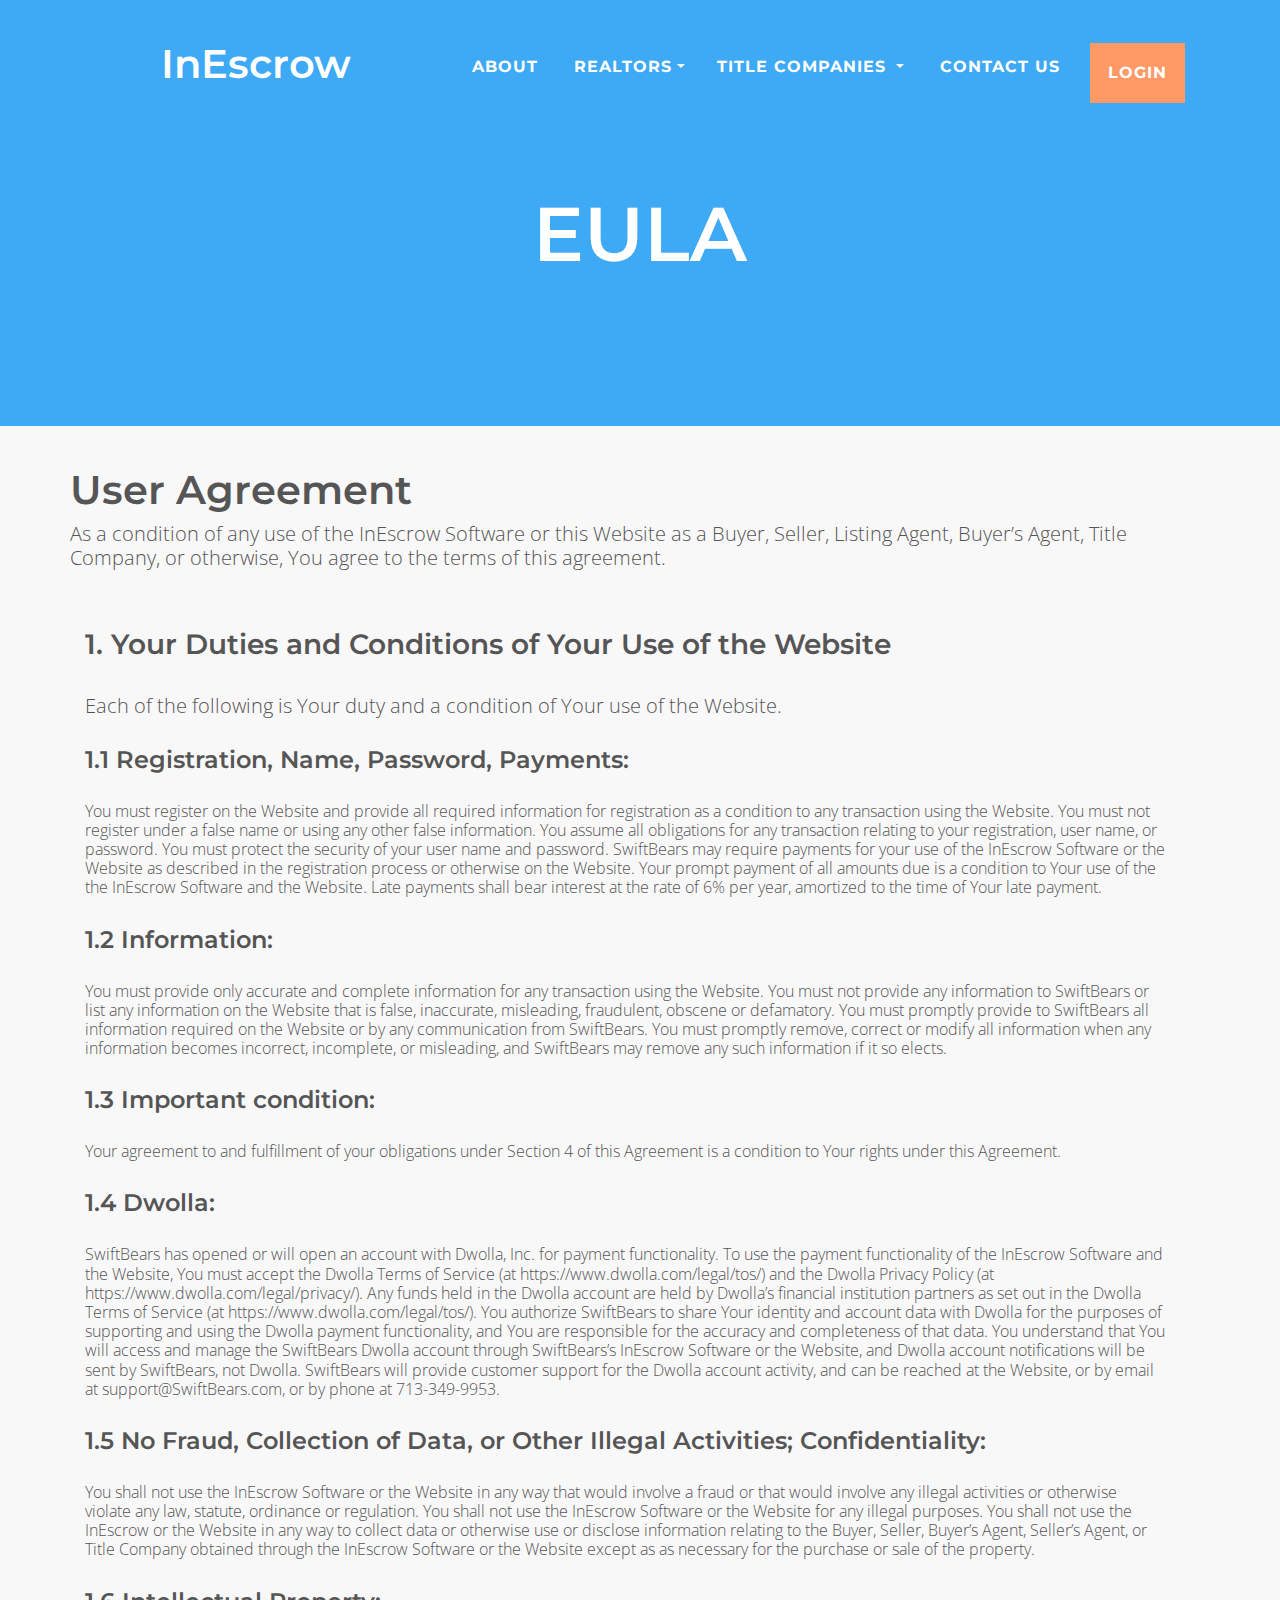
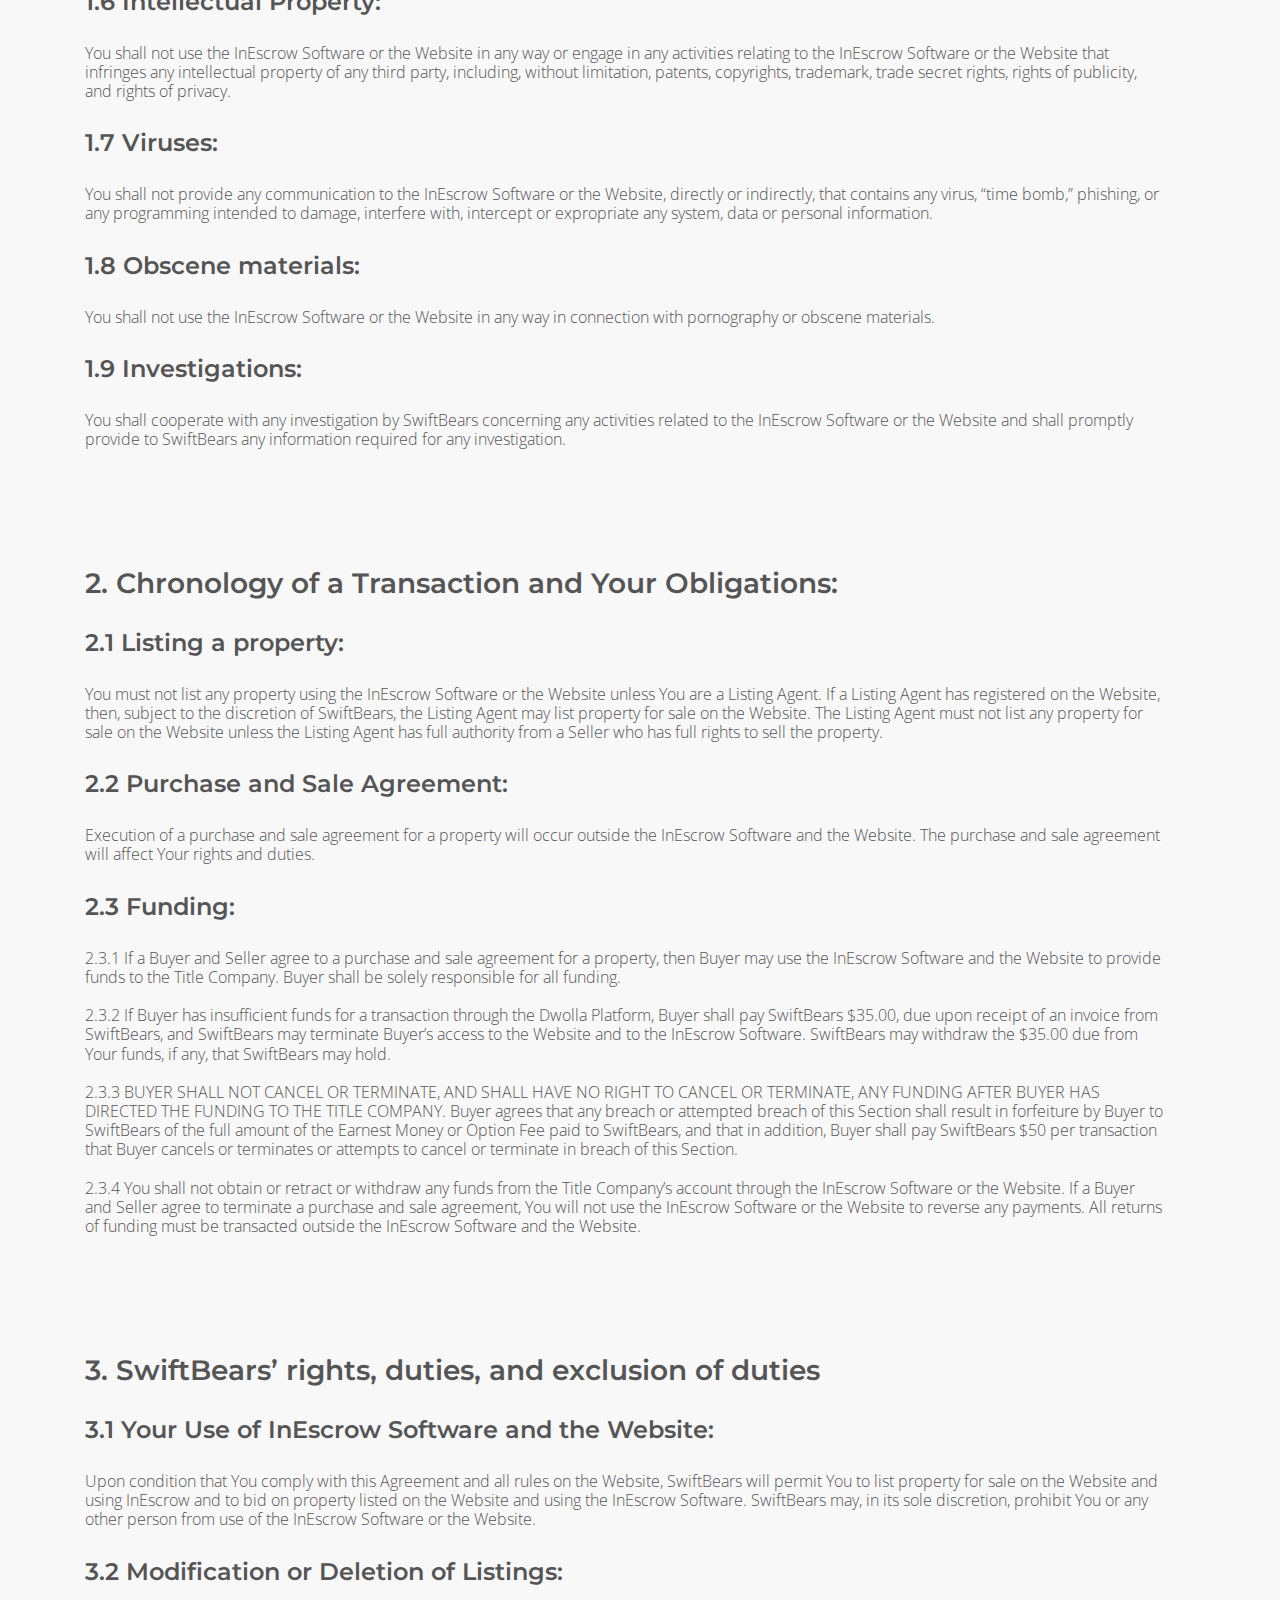
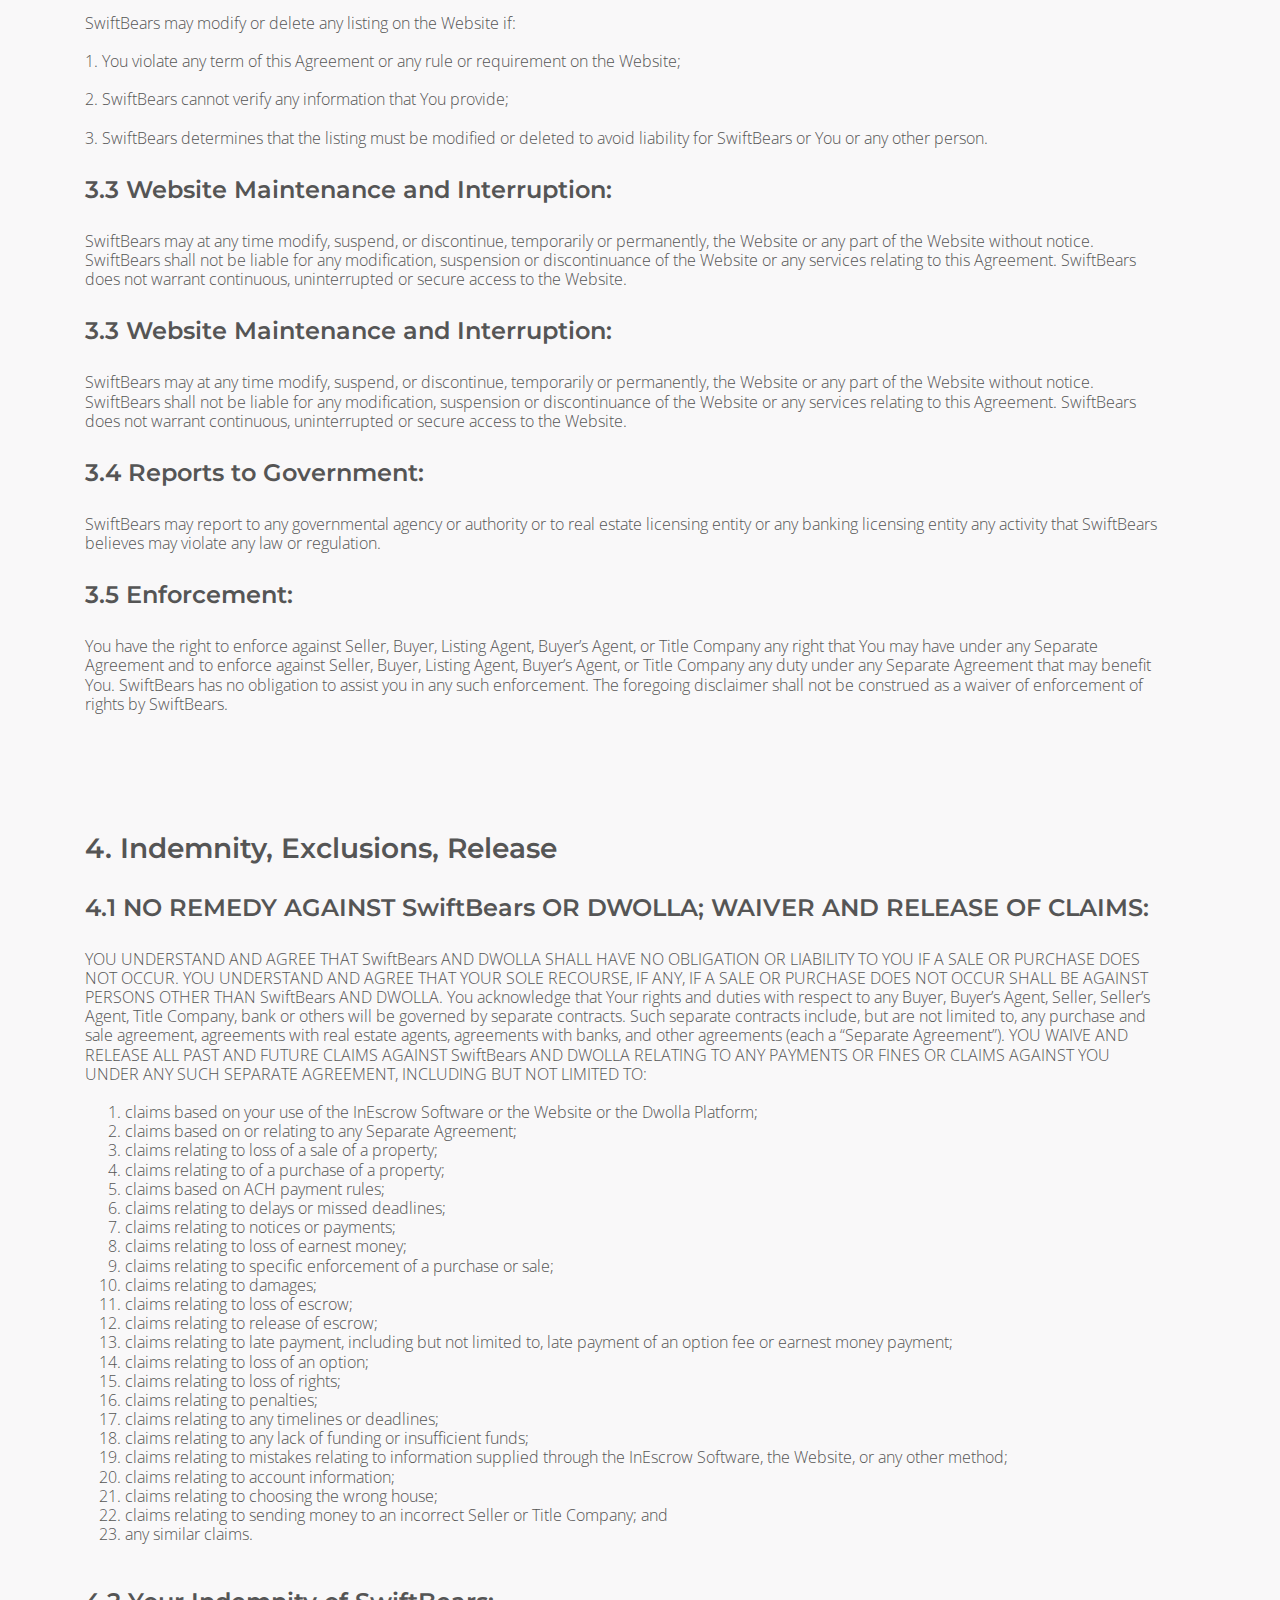
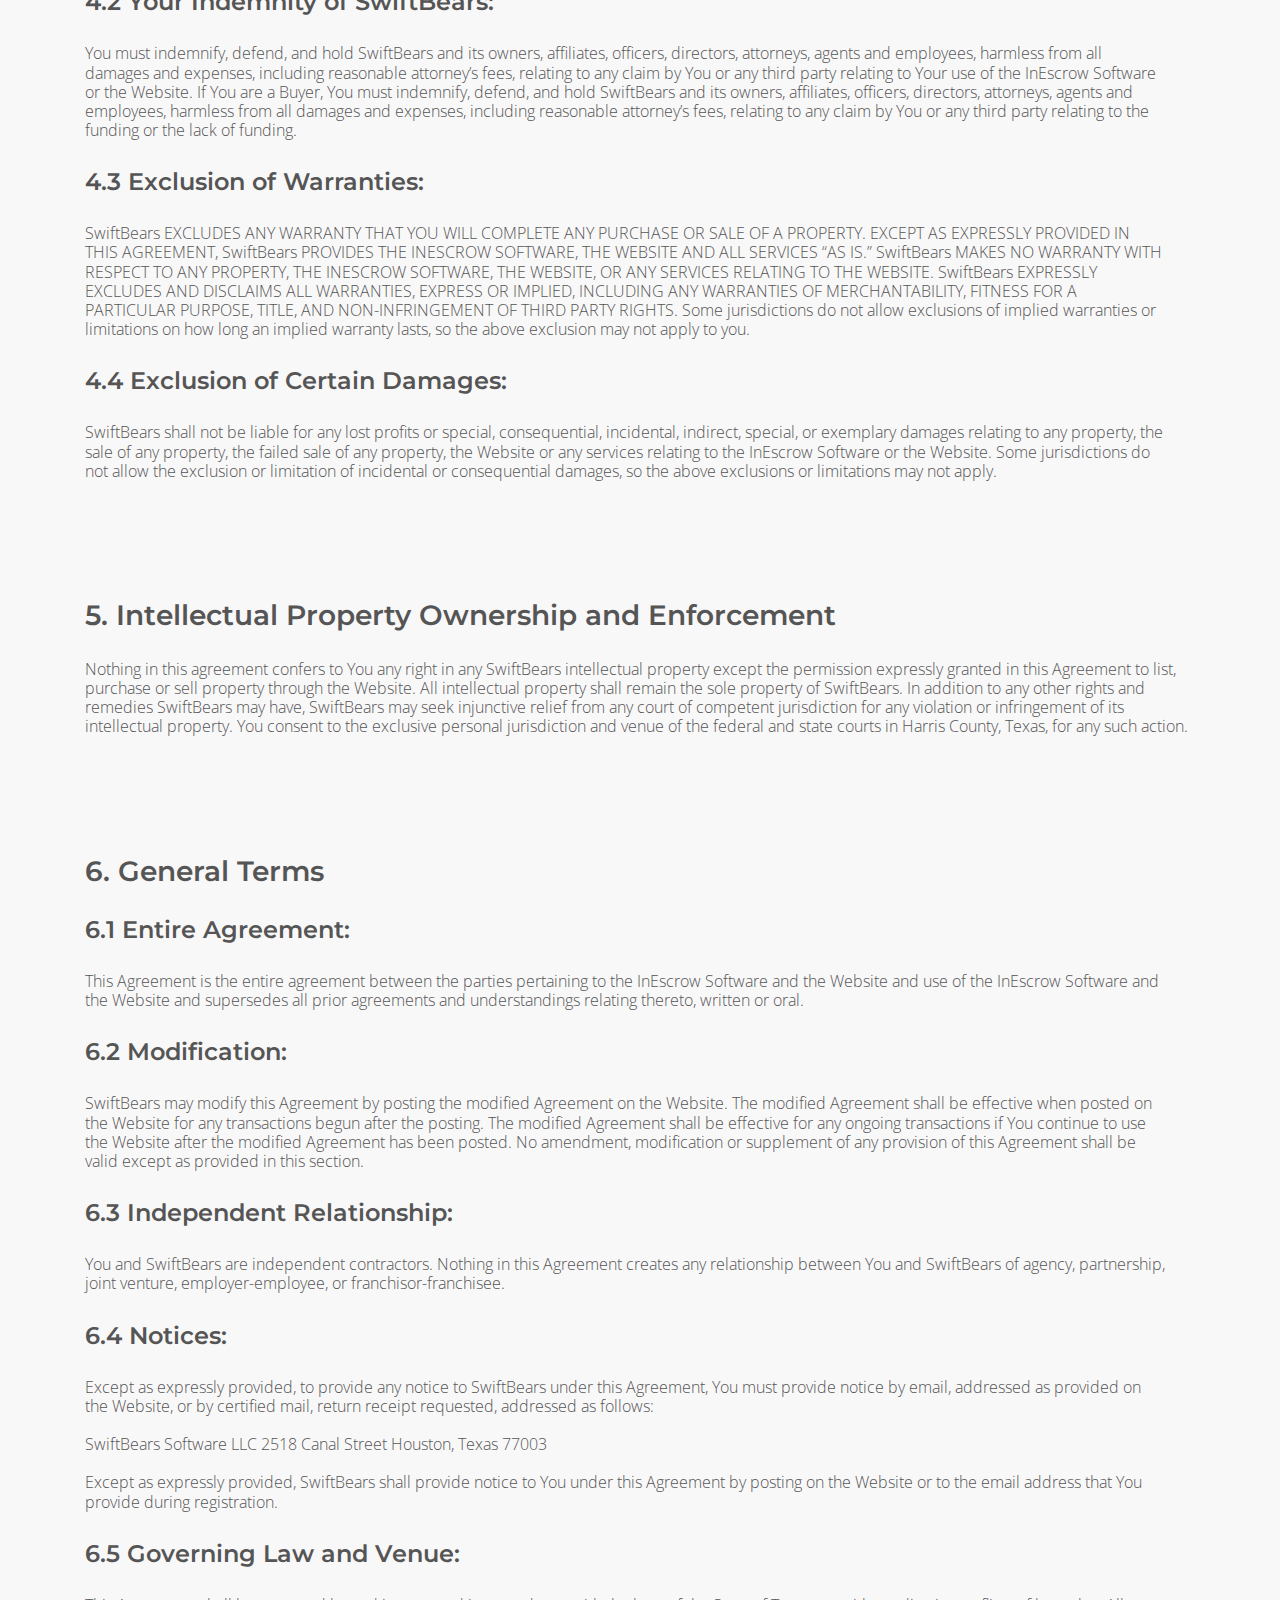
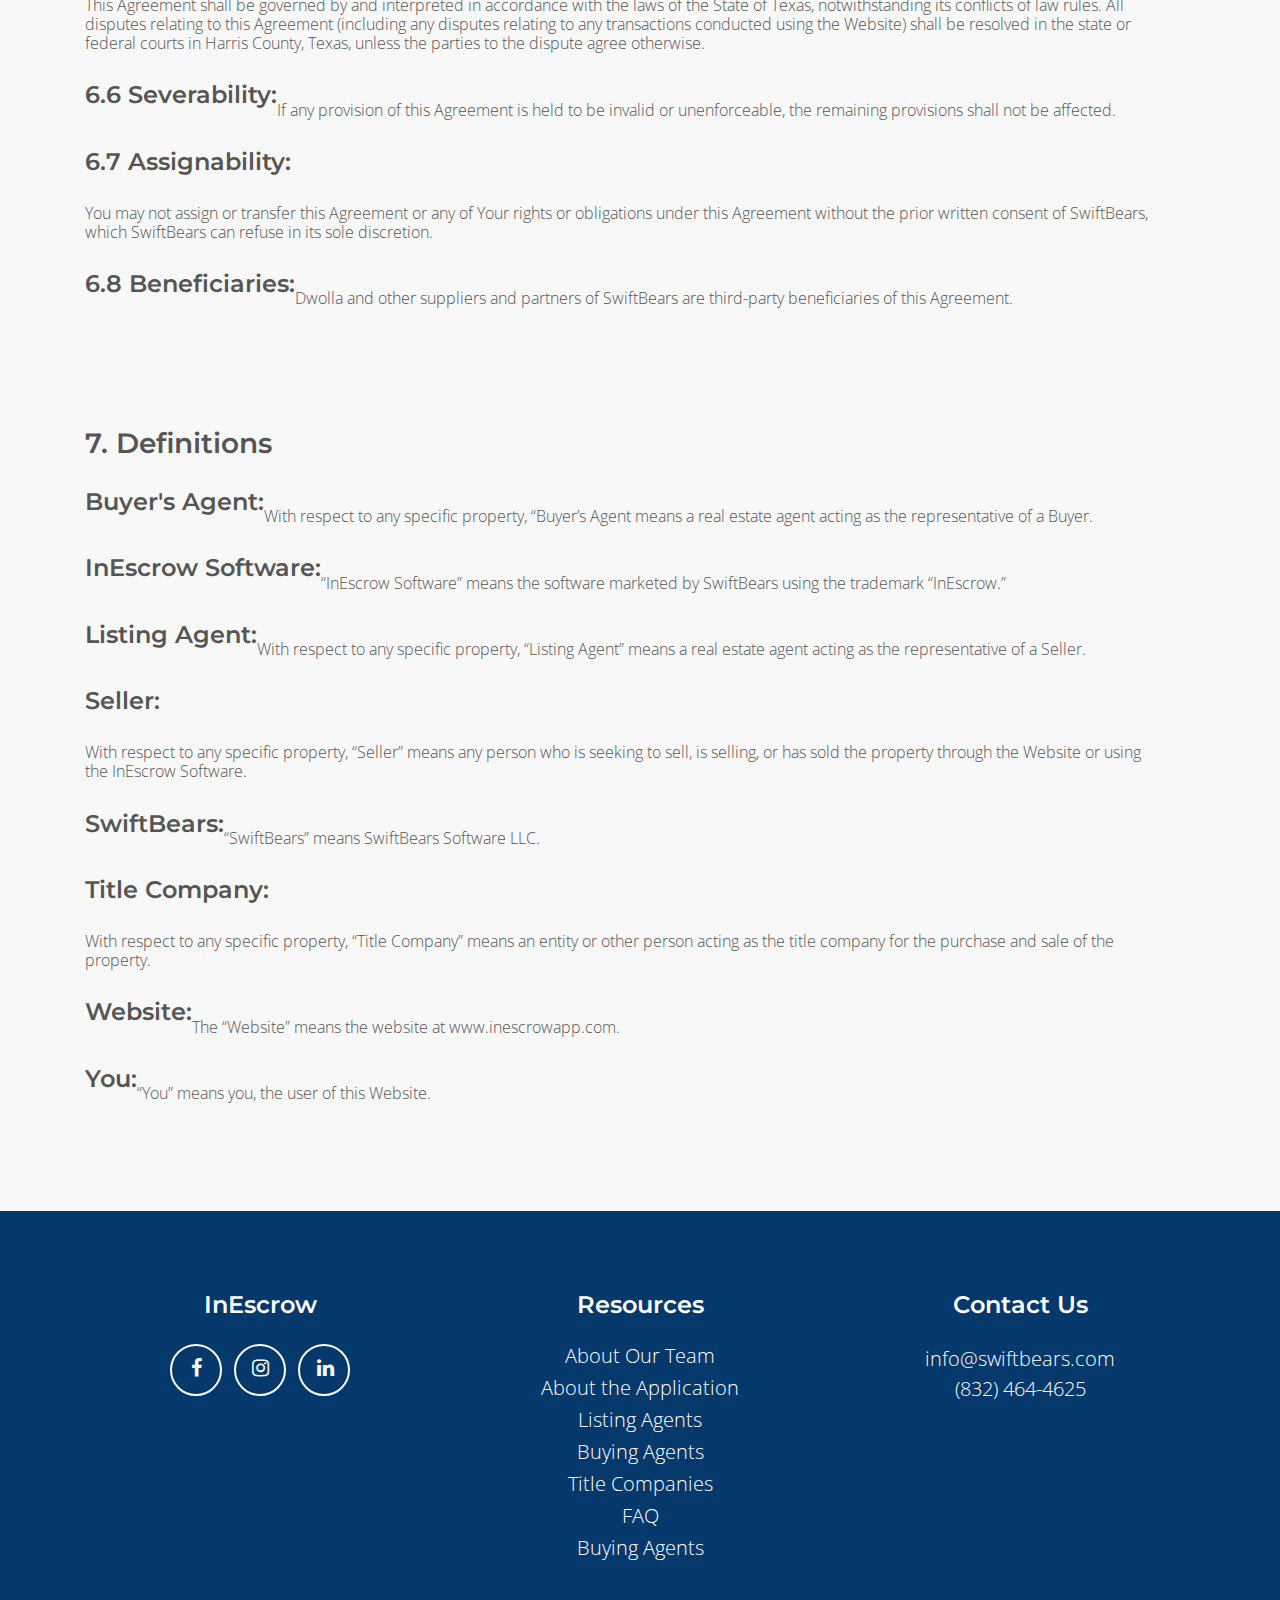
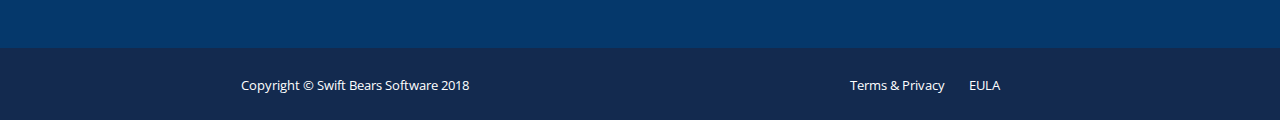
<file: pages/eula.html>
<!DOCTYPE html>
<html lang="en">

  <head>

    <meta charset="utf-8">
    <meta name="viewport" content="width=device-width, initial-scale=1, shrink-to-fit=no">
    <meta name="description" content="">
    <meta name="author" content="">

    <title>InEscrow </title>

    <!-- Bootstrap core CSS -->
    <link href="../vendor/bootstrap/css/bootstrap.min.css" rel="stylesheet">

    <link rel="icon" href="favicon.ico" type="image/x-icon"/>
    <link rel="shortcut icon" href="favicon.ico" type="image/x-icon"/>

    <!-- Custom fonts for this template -->
    <link href="../vendor/font-awesome/css/font-awesome.min.css" rel="stylesheet" type="text/css">
    <link href="https://fonts.googleapis.com/css?family=Montserrat:400,500,600,700,900" rel="stylesheet" type="text/css">
    <link href="https://fonts.googleapis.com/css?family=Open+Sans:300" rel="stylesheet">

    <link href="../vendor/magnific-popup/magnific-popup.css" rel="stylesheet" type="text/css">

    <link href="../css/custom.css" rel="stylesheet">

    <link href="../css/freelancer.css" rel="stylesheet">
  </head>

  <body id="page-top">
      
     

  <nav class="navbar navbar-expand-lg top-nav  fixed-top text-uppercase" style="background: transparent" id="mainNav">
      <div class="container">
           <a href="../index.html" style="text-decoration: none">
            <img class="navbar-brand" height="100px" src="../img/logos/InEscrow.png" style="display: inline-block;"/>
          <h1 class="mont-header text-white" style="text-transform: capitalize; display: inline-block;"> InEscrow</h1></a>
            <!--<a class="navbar-brand js-scroll-trigger" href="#page-top"> Iron Oak Crossfit</a>-->

        <button class="navbar-toggler navbar-toggler-right menu-button text-uppercase text-white text-center" id="myBtn" type="button"  style="max-width: 50px" >
          <i style="float:right" class="fa fa-2x fa-bars"></i>
        </button>

        <div class="collapse navbar-collapse" id="navbarResponsive">
          <ul style="font-family: 'Montserrat', sans-serif; background-color: #1e3b70; padding-right:6px; padding-bottom: 6px" class="menu-bar  navbar-nav ml-auto">
            <li class="nav-item mx-0 mx-lg-1">
              <a class="nav-link py-3 px-0 px-lg-3 rounded js-scroll-trigger" href="about.html">About</a>
            </li>
             
             <li class="nav-item dropdown">
              <a href="realtors.html" class="dropdown-toggle py-3 px-0 px-lg-3 nav-link" data-toggle="dropdown" role="button" aria-haspopup="true" aria-expanded="false">Realtors<span class="caret"></span></a>
              <ul class="dropdown-menu custom-dropdown-menu">
                <li ><a href="realtors.html">Overview</a></li>
                                <li ><a href="realtorsfaq.html">FAQ</a></li>
               </ul>
            </li>
            <li class="nav-item dropdown">
              <a href="titlecompanies.html" class="dropdown-toggle py-3 px-0 px-lg-3 nav-link"  data-toggle="dropdown" role="button" aria-haspopup="true" aria-expanded="false">Title Companies <span class="caret"></span></a>
              <ul class="dropdown-menu custom-dropdown-menu">
                <li ><a href="titlecompanies.html">Overview</a></li>
                <li ><a href="titlecompaniesfaq.html">FAQ</a></li>
                <li ><a href="pricing.html">Pricing</a></li>
               </ul>
            </li>
            
            </li>
            <li class="nav-item mx-0 mx-lg-1">
              <a class="nav-link py-3 px-0 px-lg-3 rounded js-scroll-trigger" href="contact.html">Contact Us</a>
            </li>
            
           <li class="nav-item mx-0 mx-lg-1">
              <a class="btn btn-primary nav-link py-3 px-0 px-lg-3 js-scroll-trigger" style="border-radius: 0px !important; href="contact.html"><strong>LOGIN</strong></a>
            </li>
          </ul>
        </div>
      </div>
    </nav>
    <!-- Header Section -->
   <!-- <header style ="margin-top:40px; background-image: url('../img/facilities/rowersorange.png'); position: relative; ;background-size: cover; background-position: top top; background-repeat: no-repeat;" class="masthead  text-white text-center">
        <div class="container">
            <div class="row" style="margin-top: auto; margin-bottom: auto">
                <div style="margin-top: auto; margin-bottom: auto;" class="col-12">
                    <h1 class="text-uppercase mb-0 mont-header">Relationships With<br/> Realtors</h1>
                </div>
            </div>
        </div>
    </header>-->
       <header class="masthead text-white text-center" style="background-color: #3ea9f5">
        <div class="container">
            <div class="row" style="margin-top: auto; margin-bottom: auto">
                <div style="margin-top: auto; margin-bottom: auto; padding-bottom: 40px" class="col-12">
                    <h1 class="text-uppercase mb-0 mont-header text-white header-left">EULA</h1>
                </div>
                <div style="margin-top: auto; margin-bottom: auto;" class="col-12">
                    <h5 class="text-uppercase mb-0 mont-header text-white header-up">A little blurb about our customer service or something</h5>
                </div>
            </div>
        </div>
    </header>
  

    <section class="light-background" style="padding: 40px">
        <div class="container">
            <div class="row">
                <h1 style="float:left" class="mont-header">User Agreement</h1>
                <h5 style="float: left; text-align: left">
                        As a condition of any use of the InEscrow Software or this Website as a Buyer, 
                        Seller, Listing Agent, Buyer’s Agent, Title Company, or otherwise, 
                        You agree to the terms of this agreement.
                </h5>
            </div>

            <div class="row" style="text-align: left; padding-top: 30px; padding-bottom: 30px">
                <div class="col-xl-12 col-lg-12 col-md-12 col-sm-12 col-xs-12" style="padding-bottom: 30px">
                    <div class="spacer"></div>
                    <h3 class="mont-header "> 1.	Your Duties and Conditions of Your Use of the Website </h3>
                    <h5><br/>
                        Each of the following is Your duty and a condition of Your use of the Website.
                    </h5>

                    <div class="spacer"></div>
                    <div class = "row col-12">
                        <div class="spacer"></div>
                        <h4 class="mont-header "> 1.1	Registration, Name, Password, Payments: </h4>
                        <h6><br/>
                            You must register on the Website and provide all required information for registration 
                            as a condition to any transaction using the Website.  You must not register under a 
                            false name or using any other false information.  You assume all obligations for any 
                            transaction relating to your registration, user name, or password.  You must protect 
                            the security of your user name and password.  SwiftBears may require payments for your 
                            use of the InEscrow Software or the Website as described in the registration process or
                             otherwise on the Website.  Your prompt payment of all amounts due is a condition to 
                             Your use of the the InEscrow Software and the Website.  Late payments shall bear 
                             interest at the rate of 6% per year, amortized to the time of Your late payment.
                        </h6>
                    </div>

                    <div class="spacer"></div>
                    <div class = "row col-12">
                        <div class="spacer"></div>
                        <h4 class="mont-header "> 1.2	Information: </h4>
                        <h6><br/>
                            You must provide only accurate and complete information for any 
                            transaction using the Website.  You must not provide any information
                             to SwiftBears or list any information on the Website that is false, 
                             inaccurate, misleading, fraudulent, obscene or defamatory.  
                             You must promptly provide to SwiftBears all information required 
                             on the Website or by any communication from SwiftBears.  
                             You must promptly remove, correct or modify all information when 
                             any information becomes incorrect, incomplete, or misleading, and
                              SwiftBears may remove any such information if it so elects.

                        </h6>
                    </div>

                    <div class="spacer"></div>
                    <div class = "row col-12">
                        <div class="spacer"></div>
                        <h4 class="mont-header "> 1.3	Important condition: </h4>
                        <h6><br/>
                            Your agreement to and fulfillment of your obligations 
                            under Section 4 of this Agreement is a condition to Your rights 
                            under this Agreement.
                        </h6>
                    </div>

                    <div class="spacer"></div>
                    <div class = "row col-12">
                        <div class="spacer"></div>
                        <h4 class="mont-header "> 1.4 Dwolla:</h4>
                        <h6><br/>
                            SwiftBears has opened or will open an account with Dwolla, 
                            Inc. for payment functionality.  To use the payment functionality 
                            of the InEscrow Software and the Website, You must accept the 
                            Dwolla Terms of Service (at https://www.dwolla.com/legal/tos/) 
                            and the Dwolla Privacy Policy (at https://www.dwolla.com/legal/privacy/). 
                             Any funds held in the Dwolla account are held by Dwolla’s financial institution
                              partners as set out in the Dwolla Terms of Service 
                              (at https://www.dwolla.com/legal/tos/). You authorize SwiftBears to share
                               Your identity and account data with Dwolla for the purposes of 
                               supporting and using the Dwolla payment functionality, and You 
                               are responsible for the accuracy and completeness of that data. 
                               You understand that You will access and manage the SwiftBears 
                               Dwolla account through SwiftBears’s InEscrow Software or the Website, 
                               and Dwolla account notifications will be sent by SwiftBears, not Dwolla.  
                               SwiftBears will provide customer support for the Dwolla account activity, 
                               and can be reached at the Website, or by email at support@SwiftBears.com, 
                               or by phone at 713-349-9953.

                        </h6>
                    </div>

                    <div class="spacer"></div>
                    <div class = "row col-12">
                        <div class="spacer"></div>
                        <h4 class="mont-header "> 1.5 No Fraud, Collection of Data, or Other Illegal Activities; Confidentiality:</h4>
                        <h6><br/>
                            You shall not use the InEscrow Software or the Website in any way that would 
                            involve a fraud or that would involve any illegal activities or 
                            otherwise violate any law, statute, ordinance or regulation.  
                            You shall not use the InEscrow Software or the Website for any illegal purposes.  
                            You shall not use the InEscrow or the Website in any way to collect data or 
                            otherwise use or disclose information relating to the Buyer, Seller, Buyer’s Agent,
                             Seller’s Agent, or Title Company obtained through the InEscrow Software or the
                              Website except as as necessary for the purchase or sale of the property.

                        </h6>
                    </div>

                    <div class="spacer"></div>
                    <div class = "row col-12">
                        <div class="spacer"></div>
                        <h4 class="mont-header "> 1.6 Intellectual Property:  </h4>
                        <h6><br/>
                            You shall not use the InEscrow Software or the Website in any way 
                            or engage in any activities relating to the InEscrow Software or 
                            the Website that infringes any intellectual property of any third party, 
                            including, without limitation, patents, copyrights, trademark, trade secret rights, 
                            rights of publicity, and rights of privacy.
                        </h6>
                    </div>

                    <div class="spacer"></div>
                    <div class = "row col-12">
                        <div class="spacer"></div>
                        <h4 class="mont-header "> 1.7	Viruses: </h4>
                        <h6><br/>
                            You shall not provide any communication to the InEscrow Software or the Website, 
                            directly or indirectly, that contains any virus, “time bomb,” phishing, or any 
                            programming intended to damage, interfere with, intercept or expropriate any system,
                             data or personal information.

                        </h6>
                    </div>

                    <div class="spacer"></div>
                    <div class = "row col-12">
                        <div class="spacer"></div>
                        <h4 class="mont-header "> 1.8	Obscene materials: </h4>
                        <h6><br/>
                            You shall not use the InEscrow Software or the Website in any way in
                             connection with pornography or obscene materials.


                        </h6>
                    </div>

                    <div class="spacer"></div>
                    <div class = "row col-12">
                        <div class="spacer"></div>
                        <h4 class="mont-header "> 1.9	Investigations: </h4>
                        <h6><br/>
                            You shall cooperate with any investigation by SwiftBears concerning any activities
                             related to the InEscrow Software or the Website and shall promptly provide 
                             to SwiftBears any information required for any investigation.

                        </h6>
                    </div>


                    
            </div>
            </div>


            <div class="row" style="text-align: left; padding-top: 30px; padding-bottom: 30px">
                    <div class="col-xl-12 col-lg-12 col-md-12 col-sm-12 col-xs-12" style="padding-bottom: 30px">
                        <div class="spacer"></div>
                        <h3 class="mont-header "> 2.	Chronology of a Transaction and Your Obligations:
                            </h3>
    
                        <div class="spacer"></div>
                        <div class = "row col-12">
                            <div class="spacer"></div>
                            <h4 class="mont-header "> 2.1	Listing a property: </h4>
                            <h6><br/>
                                You must not list any property using the InEscrow Software or the Website unless 
                                You are a Listing Agent.  If a Listing Agent has registered on the Website, then, 
                                subject to the discretion of SwiftBears, the Listing Agent may list property for 
                                sale on the Website.  The Listing Agent must not list any property for sale on 
                                the Website unless the Listing Agent has full authority from a Seller who has full 
                                rights to sell the property.

                            </h6>
                        </div>
    
                        <div class="spacer"></div>
                        <div class = "row col-12">
                            <div class="spacer"></div>
                            <h4 class="mont-header "> 2.2	Purchase and Sale Agreement: </h4>
                            <h6><br/>
                                Execution of a purchase and sale agreement for a property will occur
                                 outside the InEscrow Software and the Website.  The purchase and sale 
                                 agreement will affect Your rights and duties.

                            </h6>
                        </div>
    
                        <div class="spacer"></div>
                        <div class = "row col-12">
                            <div class="spacer"></div>
                            <h4 class="mont-header "> 2.3	Funding: </h4>
                            <h6><br/>
                                2.3.1	If a Buyer and Seller agree to a purchase and sale agreement 
                                for a property, then Buyer may use the InEscrow Software and the Website
                                 to provide funds to the Title Company.  Buyer shall be solely responsible
                                  for all funding.  
                                <br/><br/>
                                2.3.2	If Buyer has insufficient funds for a transaction through the Dwolla Platform,
                                 Buyer shall pay SwiftBears $35.00, due upon receipt of an invoice from SwiftBears, 
                                 and SwiftBears may terminate Buyer’s access to the Website and to the InEscrow 
                                 Software.  SwiftBears may withdraw the $35.00 due from Your funds, if any, that 
                                 SwiftBears may hold.
                                 <br/><br/>
                                2.3.3	BUYER SHALL NOT CANCEL OR TERMINATE, AND SHALL HAVE NO RIGHT TO CANCEL OR 
                                TERMINATE, ANY FUNDING AFTER BUYER HAS DIRECTED THE FUNDING TO THE TITLE COMPANY.  
                                Buyer agrees that any breach or attempted breach of this Section shall result in 
                                forfeiture by Buyer to SwiftBears of the full amount of the Earnest Money or Option 
                                Fee paid to SwiftBears, and that in addition, Buyer shall pay SwiftBears $50 per 
                                transaction that Buyer cancels or terminates or attempts to cancel or terminate 
                                in breach of this Section.
                                <br/><br/>
                                2.3.4	You shall not obtain or retract or withdraw any funds from the Title 
                                Company’s account through the InEscrow Software or the Website.  If a Buyer 
                                and Seller agree to terminate a purchase and sale agreement, You will not use the 
                                InEscrow Software or the Website to reverse any payments.  All returns of funding 
                                must be transacted outside the InEscrow Software and the Website.

                            </h6>
                        </div>
                </div>
            </div>



            <div class="row" style="text-align: left; padding-top: 30px; padding-bottom: 30px">
                    <div class="col-xl-12 col-lg-12 col-md-12 col-sm-12 col-xs-12" style="padding-bottom: 30px">
                        <div class="spacer"></div>
                        <h3 class="mont-header "> 3.	SwiftBears’ rights, duties, and exclusion of duties

                            </h3>
    
                        <div class="spacer"></div>
                        <div class = "row col-12">
                            <div class="spacer"></div>
                            <h4 class="mont-header "> 3.1	Your Use of InEscrow Software and the Website:  </h4>
                            <h6><br/>
                                Upon condition that You comply with this Agreement and all rules on the Website,
                                 SwiftBears will permit You to list property for sale on the Website and using
                                  InEscrow and to bid on property listed on the Website and using the InEscrow 
                                  Software.  SwiftBears may, in its sole discretion, prohibit You or any other 
                                  person from use of the InEscrow Software or the Website.
                            </h6>
                        </div>
    
                        <div class="spacer"></div>
                        <div class = "row col-12">
                            <div class="spacer"></div>
                            <h4 class="mont-header "> 3.2	Modification or Deletion of Listings: </h4>
                            <h6><br/>
                                SwiftBears may modify or delete any listing on the Website if:

                                <br/><br/>

                                1.	You violate any term of this Agreement or any rule or requirement on the Website;

                                <br/><br/>
                                2.	SwiftBears cannot verify any information that You provide;

                                <br/><br/>

                                3.	SwiftBears determines that the listing must be modified or deleted to avoid liability
                                 for SwiftBears or You or any other person.

                            </h6>
                        </div>
    
                        <div class="spacer"></div>
                        <div class = "row col-12">
                            <div class="spacer"></div>
                            <h4 class="mont-header "> 3.3	Website Maintenance and Interruption: </h4>
                            <h6><br/>
                                SwiftBears may at any time modify, suspend, or discontinue, temporarily or 
                                permanently, the Website or any part of the Website without notice.  
                                SwiftBears shall not be liable for any modification, suspension or discontinuance
                                 of the Website or any services relating to this Agreement.  SwiftBears does not
                                  warrant continuous, uninterrupted or secure access to the Website.
                            </h6>
                        </div>

                        <div class="spacer"></div>
                        <div class = "row col-12">
                            <div class="spacer"></div>
                            <h4 class="mont-header "> 3.3	Website Maintenance and Interruption: </h4>
                            <h6><br/>
                                SwiftBears may at any time modify, suspend, or discontinue, temporarily or 
                                permanently, the Website or any part of the Website without notice.  
                                SwiftBears shall not be liable for any modification, suspension or discontinuance
                                 of the Website or any services relating to this Agreement.  SwiftBears does not
                                  warrant continuous, uninterrupted or secure access to the Website.
                            </h6>
                        </div>

                        <div class="spacer"></div>
                        <div class = "row col-12">
                            <div class="spacer"></div>
                            <h4 class="mont-header "> 3.4	Reports to Government: </h4>
                            <h6><br/>
                                SwiftBears may report to any governmental agency or authority or to real estate 
                                licensing entity or any banking licensing entity any activity that SwiftBears 
                                believes may violate any law or regulation.
                            </h6>
                        </div>


                        <div class="spacer"></div>
                        <div class = "row col-12">
                            <div class="spacer"></div>
                            <h4 class="mont-header "> 3.5	Enforcement: </h4>
                            <h6><br/>
                                You have the right to enforce against Seller, Buyer, Listing Agent, Buyer’s Agent,
                                 or Title Company any right that You may have under any Separate Agreement and 
                                 to enforce against Seller, Buyer, Listing Agent, Buyer’s Agent, or Title 
                                 Company any duty under any Separate Agreement that may benefit You.  SwiftBears 
                                 has no obligation to assist you in any such enforcement.  The foregoing disclaimer 
                                 shall not be construed as a waiver of enforcement of rights by SwiftBears.
                            </h6>
                        </div>
                </div>
            </div>

            <div class="row" style="text-align: left; padding-top: 30px; padding-bottom: 30px">
                    <div class="col-xl-12 col-lg-12 col-md-12 col-sm-12 col-xs-12" style="padding-bottom: 30px">
                        <div class="spacer"></div>
                        <h3 class="mont-header "> 4.	Indemnity, Exclusions, Release

                            </h3>
    
                        <div class="spacer"></div>
                        <div class = "row col-12">
                            <div class="spacer"></div>
                            <h4 class="mont-header "> 4.1	NO REMEDY AGAINST SwiftBears OR DWOLLA; WAIVER AND RELEASE OF CLAIMS:  </h4>
                            <h6><br/>
                                YOU UNDERSTAND AND AGREE THAT SwiftBears AND DWOLLA SHALL HAVE NO OBLIGATION OR 
                                LIABILITY TO YOU IF A SALE OR PURCHASE DOES NOT OCCUR.  YOU UNDERSTAND AND AGREE 
                                THAT YOUR SOLE RECOURSE, IF ANY, IF A SALE OR PURCHASE DOES NOT OCCUR SHALL BE 
                                AGAINST PERSONS OTHER THAN SwiftBears AND DWOLLA.  You acknowledge that Your 
                                rights and duties with respect to any Buyer, Buyer’s Agent, Seller, Seller’s Agent, 
                                Title Company, bank or others will be governed by separate contracts.  Such separate 
                                contracts include, but are not limited to, any purchase and sale agreement, 
                                agreements with real estate agents, agreements with banks, and other agreements 
                                (each a “Separate Agreement”).  YOU WAIVE AND RELEASE ALL PAST AND FUTURE CLAIMS 
                                AGAINST SwiftBears AND DWOLLA RELATING TO ANY PAYMENTS OR FINES OR CLAIMS AGAINST 
                                YOU UNDER ANY SUCH SEPARATE AGREEMENT, INCLUDING BUT NOT LIMITED TO:
                                <br/><br/>
                                <ol>
                                    <li>
                                            claims based on your use of the InEscrow Software or the Website or the Dwolla Platform;
                                    </li>
                                    <li>
                                            claims based on or relating to any Separate Agreement;  </li>
                                    <li>
                                            claims relating to loss of a sale of a property;  </li>
                                    <li>
                                            claims relating to of a purchase of a property; </li>
                                    <li>
                                            claims based on ACH payment rules; </li>
                                    <li>
                                            claims relating to delays or missed deadlines; </li>
                                    <li>
                                            claims relating to notices or payments;</li>
                                    <li>
                                            claims relating to loss of earnest money;</li>
                                    <li>
                                            claims relating to specific enforcement of a purchase or sale; </li>
                                    <li>
                                            claims relating to damages;
                                    </li>
                                    <li>
                                            claims relating to loss of escrow;
                                    </li>
                                    <li>
                                            claims relating to release of escrow;
                                    </li>
                                    <li>
                                            claims relating to late payment, including but not limited to, 
                                            late payment of an option fee or earnest money payment;
                                    </li>
                                    <li>
                                            claims relating to loss of an option;
                                    </li>
                                    <li>
                                            claims relating to loss of rights;
                                    </li>
                                    <li>
                                            claims relating to penalties;
                                    </li>
                                    <li>
                                            claims relating to any timelines or deadlines;
                                    </li>
                                    <li>
                                            claims relating to any lack of funding or insufficient funds;
                                    </li>
                                    <li>
                                            claims relating to mistakes relating to information supplied through the InEscrow Software, the Website, or any other method;
                                    </li>
                                    <li>
                                            claims relating to account information;
                                    </li>
                                    <li>
                                            claims relating to choosing the wrong house;
                                    </li>
                                    <li>
                                            claims relating to sending money to an incorrect Seller or Title Company; and
                                    </li>
                                    <li>
                                            any similar claims. 
                                    </li>
                                </ol>
                            </h6>
                        </div>
    
                        <div class="spacer"></div>
                        <div class = "row col-12">
                            <div class="spacer"></div>
                            <h4 class="mont-header "> 	4.2	Your Indemnity of SwiftBears:</h4>
                            <h6><br/>
                                You must indemnify, defend, and hold SwiftBears and its owners, affiliates, 
                                officers, directors, attorneys, agents and employees, harmless from all damages
                                 and expenses, including reasonable attorney’s fees, relating to any claim by 
                                 You or any third party relating to Your use of the InEscrow Software or the Website.
                                   If You are a Buyer, You must indemnify, defend, and hold SwiftBears and its
                                    owners, affiliates, officers, directors, attorneys, agents and employees, 
                                    harmless from all damages and expenses, including reasonable attorney’s fees,
                                     relating to any claim by You or any third party relating to the funding or 
                                     the lack of funding.
                            </h6>
                        </div>
    
                        <div class="spacer"></div>
                        <div class = "row col-12">
                            <div class="spacer"></div>
                            <h4 class="mont-header "> 4.3	Exclusion of Warranties: </h4>
                            <h6><br/>
                                SwiftBears EXCLUDES ANY WARRANTY THAT YOU WILL COMPLETE ANY PURCHASE OR 
                                SALE OF A PROPERTY.  EXCEPT AS EXPRESSLY PROVIDED IN THIS AGREEMENT, SwiftBears
                                 PROVIDES THE INESCROW SOFTWARE, THE WEBSITE AND ALL SERVICES “AS IS.”  
                                 SwiftBears MAKES NO WARRANTY WITH RESPECT TO ANY PROPERTY, THE INESCROW SOFTWARE,
                                  THE WEBSITE, OR ANY SERVICES RELATING TO THE WEBSITE.  SwiftBears EXPRESSLY
                                   EXCLUDES AND DISCLAIMS ALL WARRANTIES, EXPRESS OR IMPLIED, INCLUDING ANY 
                                   WARRANTIES OF MERCHANTABILITY, FITNESS FOR A PARTICULAR PURPOSE, TITLE, 
                                   AND NON-INFRINGEMENT OF THIRD PARTY RIGHTS.  Some jurisdictions do not 
                                   allow exclusions of implied warranties or limitations on how long an 
                                   implied warranty lasts, so the above exclusion may not apply to you.
                            </h6>
                        </div>

                        <div class="spacer"></div>
                        <div class = "row col-12">
                            <div class="spacer"></div>
                            <h4 class="mont-header "> 4.4	Exclusion of Certain Damages: </h4>
                            <h6><br/>
                                SwiftBears shall not be liable for any lost profits or special, consequential, 
                                incidental, indirect, special, or exemplary damages relating to any property, 
                                the sale of any property, the failed sale of any property, the Website or any 
                                services relating to the InEscrow Software or the Website. Some jurisdictions 
                                do not allow the exclusion or limitation of incidental or consequential damages, 
                                so the above exclusions or limitations may not apply.
                            </h6>
                        </div>
                </div>
            </div>


            <div class="row" style="text-align: left; padding-top: 30px; padding-bottom: 30px">
                    <div class="col-xl-12 col-lg-12 col-md-12 col-sm-12 col-xs-12" style="padding-bottom: 30px">
                        <div class="spacer"></div>
                        <h3 class="mont-header "> 5. Intellectual Property Ownership and Enforcement
                         </h3>
                        <h6><br/>
                            Nothing in this agreement confers to You any right in any SwiftBears intellectual 
                            property except the permission expressly granted in this Agreement to list, 
                            purchase or sell property through the Website.  All intellectual property shall 
                            remain the sole property of SwiftBears.  In addition to any other rights and remedies 
                            SwiftBears may have, SwiftBears may seek injunctive relief from any court of competent
                             jurisdiction for any violation or infringement of its intellectual property.  
                             You consent to the exclusive personal jurisdiction and venue of the federal 
                             and state courts in Harris County, Texas, for any such action.

                        </h6>
                </div>
            </div>



            <div class="row" style="text-align: left; padding-top: 30px; padding-bottom: 30px">
                    <div class="col-xl-12 col-lg-12 col-md-12 col-sm-12 col-xs-12" style="padding-bottom: 30px">
                        <div class="spacer"></div>
                        <h3 class="mont-header "> 6.	General Terms
                            </h3>
    
                        <div class="spacer"></div>
                        <div class = "row col-12">
                            <div class="spacer"></div>
                            <h4 class="mont-header "> 6.1	Entire Agreement: </h4>
                            <h6><br/>
                                This Agreement is the entire agreement between the parties pertaining to the
                                 InEscrow Software and the Website and use of the InEscrow Software and the 
                                 Website and supersedes all prior agreements and understandings relating thereto,
                                  written or oral.
                            </h6>
                        </div>
    
                        <div class="spacer"></div>
                        <div class = "row col-12">
                            <div class="spacer"></div>
                            <h4 class="mont-header "> 6.2	Modification:  </h4>
                            <h6><br/>
                                SwiftBears may modify this Agreement by posting the modified Agreement on the Website.
                                  The modified Agreement shall be effective when posted on the Website
                                   for any transactions begun after the posting.  The modified Agreement shall 
                                   be effective for any ongoing transactions if You continue to use the Website 
                                   after the modified Agreement has been posted.  No amendment, modification or 
                                   supplement of any provision of this Agreement shall be valid except as provided 
                                   in this section. 
                            </h6>
                        </div>
    
                        <div class="spacer"></div>
                        <div class = "row col-12">
                            <div class="spacer"></div>
                            <h4 class="mont-header "> 6.3	Independent Relationship: </h4>
                            <h6><br/>
                                You and SwiftBears are independent contractors.  Nothing in this Agreement 
                                creates any relationship between You and SwiftBears of agency, partnership, 
                                joint venture, employer-employee, or franchisor-franchisee.
                            </h6>
                        </div>

                        <div class="spacer"></div>
                        <div class = "row col-12">
                            <div class="spacer"></div>
                            <h4 class="mont-header "> 6.4	Notices:  </h4>
                            <h6><br/>
                                Except as expressly provided, to provide any notice to SwiftBears under this Agreement, 
                                You must provide notice by email, addressed as provided on the Website, or by 
                                certified mail, return receipt requested, addressed as follows:

                                <br/><br/>
                                SwiftBears Software LLC
                                2518 Canal Street
                                Houston, Texas 77003
                                <br/><br/>

                                Except as expressly provided, SwiftBears shall provide notice to You under this 
                                Agreement by posting on the Website or to the email address that You provide during
                                 registration.

                            </h6>
                        </div>

                        <div class="spacer"></div>
                        <div class = "row col-12">
                            <div class="spacer"></div>
                            <h4 class="mont-header "> 6.5	Governing Law and Venue: </h4>
                            <h6><br/>
                                This Agreement shall be governed by and interpreted in accordance with the 
                                laws of the State of Texas, notwithstanding its conflicts of law rules.  
                                All disputes relating to this Agreement (including any disputes relating to 
                                any transactions conducted using the Website) shall be resolved in the state 
                                or federal courts in Harris County, Texas, unless the parties to the dispute 
                                agree otherwise. 
                            </h6>
                        </div>

                        <div class="spacer"></div>
                        <div class = "row col-12">
                            <div class="spacer"></div>
                            <h4 class="mont-header "> 6.6	Severability:  </h4>
                            <h6><br/>
                                If any provision of this Agreement is held to be invalid or unenforceable, 
                                the remaining provisions shall not be affected.
                            </h6>
                        </div>

                        <div class="spacer"></div>
                        <div class = "row col-12">
                            <div class="spacer"></div>
                            <h4 class="mont-header "> 6.7	Assignability:  </h4>
                            <h6><br/>
                                You may not assign or transfer this Agreement or any of Your rights or obligations 
                                under this Agreement without the prior written consent of SwiftBears, which SwiftBears
                                 can refuse in its sole discretion.
                            </h6>
                        </div>

                        <div class="spacer"></div>
                        <div class = "row col-12">
                            <div class="spacer"></div>
                            <h4 class="mont-header "> 6.8	Beneficiaries: </h4>
                            <h6><br/>
                                Dwolla and other suppliers and partners of SwiftBears are third-party beneficiaries
                                 of this Agreement.
                            </h6>
                        </div>
                </div>
            </div>



            <div class="row" style="text-align: left; padding-top: 30px; padding-bottom: 30px">
                    <div class="col-xl-12 col-lg-12 col-md-12 col-sm-12 col-xs-12" style="padding-bottom: 30px">
                        <div class="spacer"></div>
                        <h3 class="mont-header "> 7.	Definitions
                            </h3>
    
                        <div class="spacer"></div>
                        <div class = "row col-12">
                            <div class="spacer"></div>
                            <h4 class="mont-header "> Buyer's Agent: </h4>
                            <h6><br/>
                                With respect to any specific property, “Buyer’s Agent means a real estate
                                 agent acting as the representative of a Buyer.
                            </h6>
                        </div>
    
                        <div class="spacer"></div>
                        <div class = "row col-12">
                            <div class="spacer"></div>
                            <h4 class="mont-header "> InEscrow Software: </h4>
                            <h6><br/>
                                “InEscrow Software” means the software marketed by SwiftBears using the trademark 
                                “InEscrow.”
                            </h6>
                        </div>
    
                        <div class="spacer"></div>
                        <div class = "row col-12">
                            <div class="spacer"></div>
                            <h4 class="mont-header "> Listing Agent: </h4>
                            <h6><br/>
                                With respect to any specific property, “Listing Agent” means a real estate agent 
                                acting as the representative of a Seller.
                            </h6>
                        </div>

                        <div class="spacer"></div>
                        <div class = "row col-12">
                            <div class="spacer"></div>
                            <h4 class="mont-header "> Seller: </h4>
                            <h6><br/>
                                With respect to any specific property, “Seller” means any person who is 
                                seeking to sell, is selling, or has sold the property through the Website 
                                or using the InEscrow Software.
                            </h6>
                        </div>

                        <div class="spacer"></div>
                        <div class = "row col-12">
                            <div class="spacer"></div>
                            <h4 class="mont-header "> SwiftBears:  </h4>
                            <h6><br/>
                                “SwiftBears” means SwiftBears Software LLC.
                            </h6>
                        </div>


                        <div class="spacer"></div>
                        <div class = "row col-12">
                            <div class="spacer"></div>
                            <h4 class="mont-header "> Title Company:  </h4>
                            <h6><br/>
                                With respect to any specific property, “Title Company” means an entity or other person acting 
                                as the title company for the purchase and sale of the property.
                            </h6>
                        </div>

                        <div class="spacer"></div>
                        <div class = "row col-12">
                            <div class="spacer"></div>
                            <h4 class="mont-header "> Website:  </h4>
                            <h6><br/>
                                The “Website” means the website at www.inescrowapp.com.
                            </h6>
                        </div>

                        <div class="spacer"></div>
                        <div class = "row col-12">
                            <div class="spacer"></div>
                            <h4 class="mont-header "> You:   </h4>
                            <h6><br/>
                                “You” means you, the user of this Website.
                            </h6>
                        </div>
                </div>
            </div>

        </div>
    </section>
    
    
    
    <footer class="footer text-center" style="background-color: #05386b">
      <div class="container">
        <div class="row">
          <div class="col-md-4 mb-5 mb-lg-0">
            <h4 class="mont-header mb-4 text-white">InEscrow</h4>
            <ul class="list-inline mb-0">
              <li class="list-inline-item">
                <a class="btn btn-outline-light btn-social text-center rounded-circle" target="_blank" href="https://www.facebook.com/IronOakCF/">
                  <i class="fa fa-fw fa-facebook"></i>
                </a>
              </li>
              <li class="list-inline-item">
                <a class="btn btn-outline-light btn-social text-center rounded-circle" target="_blank"  href="https://www.instagram.com/explore/locations/145361756/iron-oak-crossfit/?hl=en">
                  <i class="fa fa-fw fa-instagram"></i>
                </a>
              </li>
               <li class="list-inline-item">
                <a class="btn btn-outline-light btn-social text-center rounded-circle" target="_blank"  href="https://www.instagram.com/explore/locations/145361756/iron-oak-crossfit/?hl=en">
                  <i class="fa fa-fw fa-linkedin"></i>
                </a>
              </li>
            </ul>
          </div>
          <div class="col-md-4 mb-5 mb-lg-0">
            <h4 class="text-white mont-header mb-4 text-white">Resources</h4>
            <a href=""><h5 class="text-white">About Our Team</h5></a>
             <a href=""><h5 class="text-white">About the Application </h5></a>
            <a href=""><h5 class="text-white">Listing Agents</h5></a>
               <a href=""><h5 class="text-white">Buying Agents</h5></a>
                <a href=""><h5 class="text-white">Title Companies</h5></a>
                 <a href=""><h5 class="text-white">FAQ</h5></a>
                  <a href=""><h5 class="text-white">Buying Agents</h5></a>
       
          
          </div>
          
          <div class="col-md-4">
            <h4 class="text-white mont-header mb-4">Contact Us</h4>
            <p class="lead mb-0 text-white">info@swiftbears.com <br/> (832) 464-4625
            </p>
          </div>
        </div>
      </div>
    </footer>
    
    <div class="copyright py-4 text-center text-white">
            <div class="container">
              <div class="row">
                <div class="col-6" style="float: left">
                  <small>Copyright &copy; Swift Bears Software 2018</small>
                </div>
                <div class="col-6" style="float: right">
                    <a href="privacyPolicy.html" style="color: white"><small>Terms & Privacy</small></a>
                    <a href="eula.html" style="color: white; padding-left: 20px"><small>EULA</small></a>
                  </div>
              </div>
            </div>
          </div>
  
    <!-- The Modal -->
    <div id="myModal" class="menu-bar  navbar-nav  navbar modal" style="min-height: 100%; padding-top:35px;padding-right:0 !important">
      <!-- Modal content -->
      <div class="" style="min-height: 100%">
     
        <div style="float: right; padding-right: 45px; opacity: 1; font-color: white" class="close">&times;</div>
       
        <div class="text-center">
          <div class="spacer"></div>
          <div class="spacer"></div>
          <div class="nav-item dropdown">
            <a class="nav-link text-uppercase mont-header mont-header text-white py-3 px-0 px-lg-3 nav-link" id="menu1" style="font-size: 25px" role="button" aria-haspopup="true"   href="about.html" >About</a>
          </div>
          <div class="nav-item dropdown">
            <a class="nav-link text-uppercase mont-header mont-header text-white dropdown-toggle py-3 px-0 px-lg-3 nav-link" id="menu1" style="font-size: 25px" data-toggle="dropdown" role="button" aria-haspopup="true" aria-expanded="false"  href="realtors.html" >Realtors
            <span class="caret"></span></a>
            <ul class="dropdown-menu custom-dropdown-menu" style="background-color: rgba(62,169,245, 0.8);">
              <li ><a role="menuitem" class="mont-header text-white" href="realtors.html">Overview</a></li>
              <li ><a role="menuitem" tabindex="-1" class="mont-header text-white" href="realtorsfaq.html">FAQ</a></li>
            </ul>
          </div>
          <div class="nav-item dropdown">
            <a class="nav-link text-uppercase mont-header mont-header text-white dropdown-toggle py-3 px-0 px-lg-3 nav-link" id="menu1" style="font-size: 25px" data-toggle="dropdown" role="button" aria-haspopup="true" aria-expanded="false"  href="titlecompanies.html" >Title Companies
            <span class="caret"></span></a>
            <ul class="dropdown-menu custom-dropdown-menu" style="background-color: rgba(62,169,245, 0.8);">
              <li ><a role="menuitem" class="mont-header text-white" href="titlecompanies.html">Overview</a></li>
              <li ><a role="menuitem" tabindex="-1" class="mont-header text-white" href="titlecompaniesfaq.html">FAQ</a></li>
              <li ><a role="menuitem" tabindex="-1" class="mont-header text-white" href="pricing.html">Pricing</a></li>
            </ul>
          </div>
           <div class="nav-item dropdown">
            <a class="nav-link text-uppercase mont-header mont-header text-white py-3 px-0 px-lg-3 nav-link" id="menu1" style="font-size: 25px" role="button" aria-haspopup="true"   href="contact.html" >Contact us</a>
          </div>
            <div class="spacer"></div>
            <div class="col-12 text-center" style="margin-left: auto; margin-right: auto;">
              
                <a class="mont-header  text-white btn btn-primary nav-link py-3 px-0 px-lg-3 js-scroll-trigger" style="border-radius: 0px !important; margin: 0; width:200px; margin-left: auto; margin-right: auto" href="contact.html" >LOGIN
                </a>
              
          </div>
          
      </div>
      </div>
    </div>
   
    <!-- Bootstrap core JavaScript -->
    <script src="../vendor/jquery/jquery.min.js"></script>
    <script src="../vendor/bootstrap/js/bootstrap.bundle.min.js"></script>
     <script src="../js/waypoints-lib/jquery.waypoints.min.js"></script>
    <script src="../js/waypoints-lib/noframework.waypoints.min.js"></script>
    <script src="../js/modal.js"></script>
    <!-- Plugin JavaScript -->
    <script src="../vendor/jquery-easing/jquery.easing.min.js"></script>
    <script src="../vendor/magnific-popup/jquery.magnific-popup.min.js"></script>
    <!-- Contact Form JavaScript -->
    <script src="../js/jqBootstrapValidation.js"></script>
    <script src="../js/contact_me.js"></script>
    <!-- Custom scripts for this template -->
    <script src="../js/freelancer.min.js"></script>


    <!-- Load Facebook SDK for JavaScript -->
    <div class="fb-customerchat"
       page_id="2023874254341229"
       minimized="true">
    </div>
    <script>
      
      window.fbAsyncInit = function() {
        FB.init({
          appId            : '563253377457160',
          autoLogAppEvents : true,
          xfbml            : true,
          version          : 'v2.11'
        });
      };
    (function(d, s, id){
         var js, fjs = d.getElementsByTagName(s)[0];
         if (d.getElementById(id)) {return;}
         js = d.createElement(s); js.id = id;
         js.src = "https://connect.facebook.net/en_US/sdk/xfbml.customerchat.js";
         fjs.parentNode.insertBefore(js, fjs);
       }(document, 'script', 'facebook-jssdk'));
    </script>

  </body>
</html>
</file>
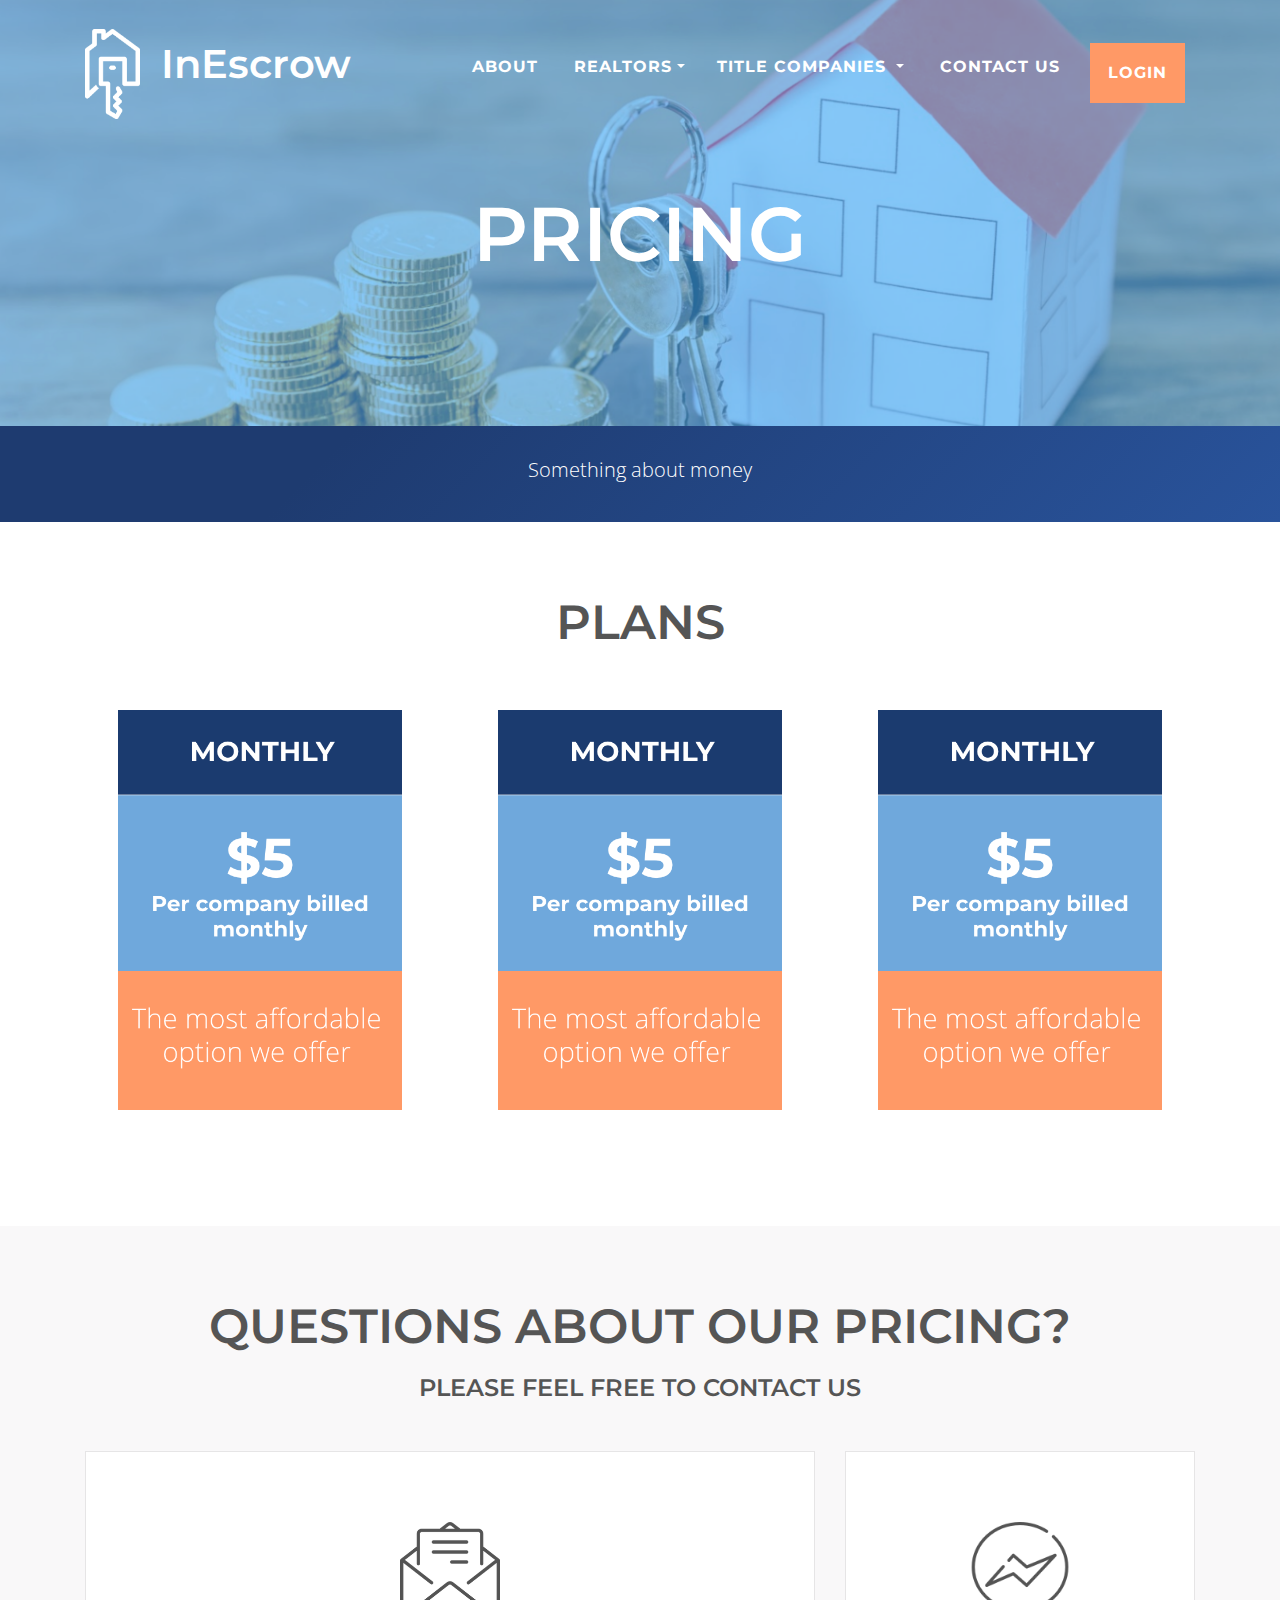
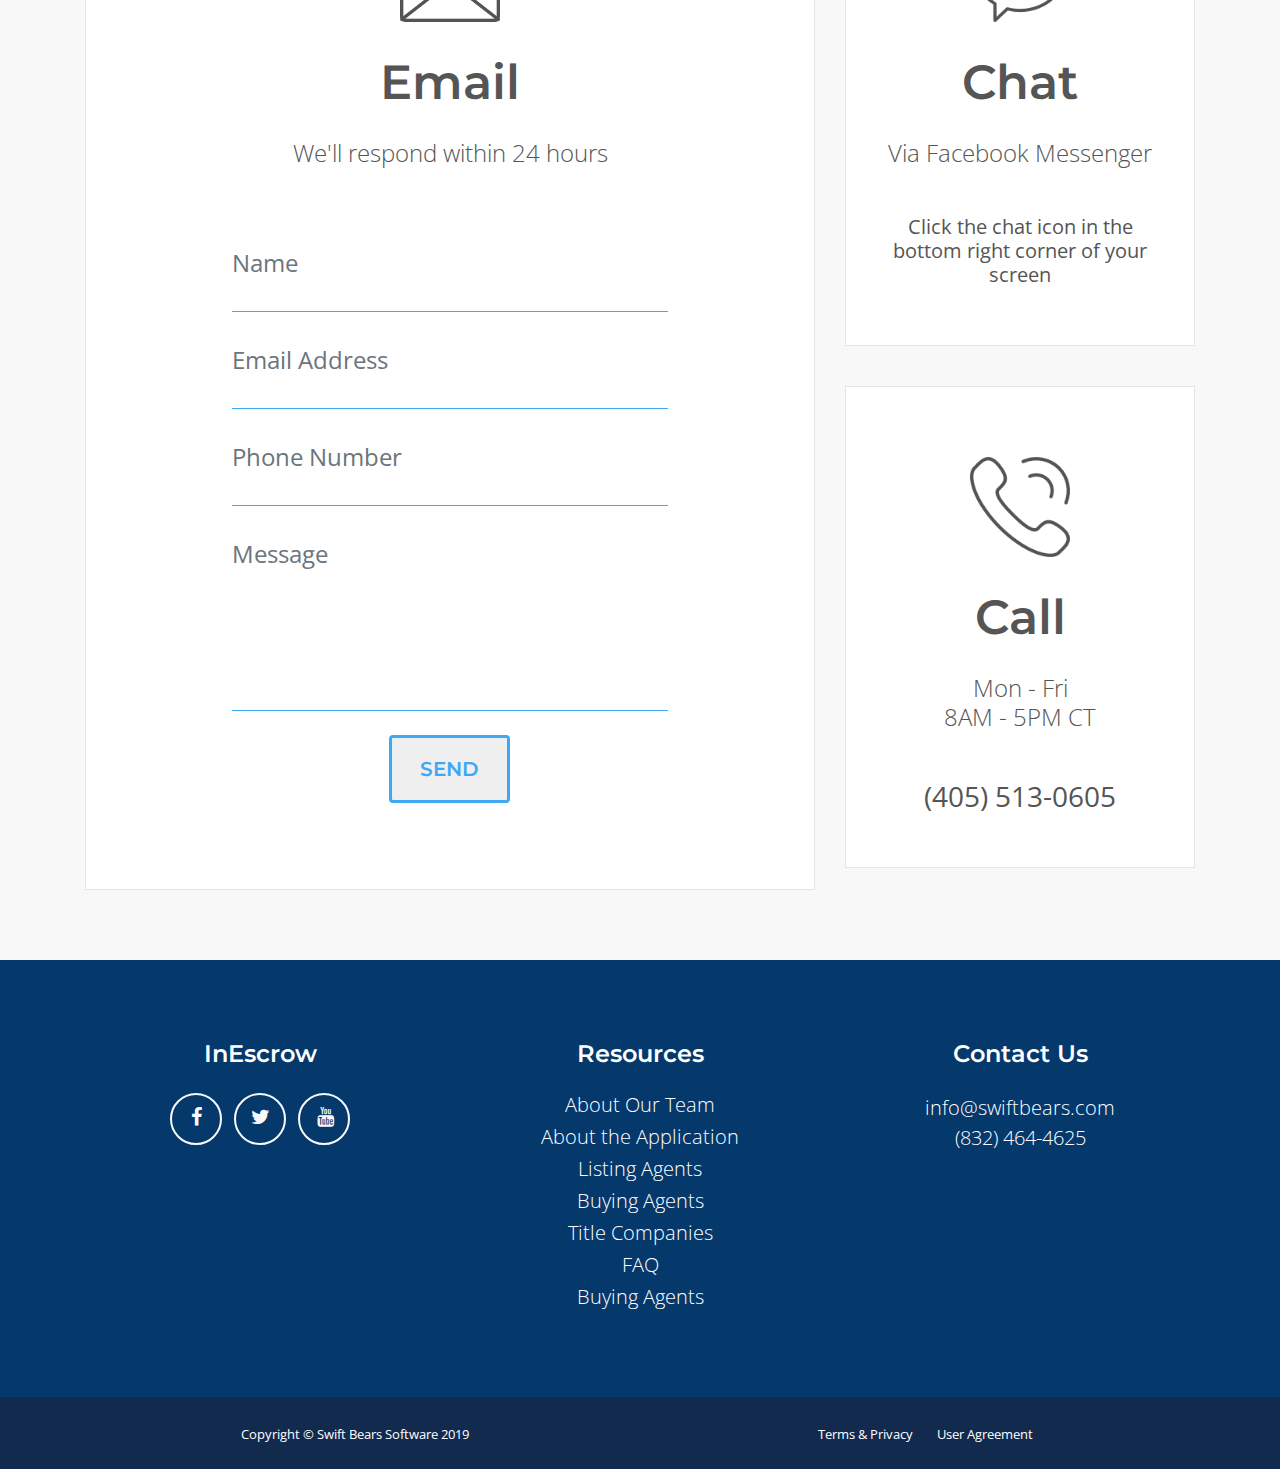
<file: pages/pricing.html>
<!DOCTYPE html>
<html lang="en">

  <head>

    <meta charset="utf-8">
    <meta name="viewport" content="width=device-width, initial-scale=1, shrink-to-fit=no">
    <meta name="description" content="">
    <meta name="author" content="">

    <title>InEscrow </title>

    <!-- Bootstrap core CSS -->
    <link href="../vendor/bootstrap/css/bootstrap.min.css" rel="stylesheet">

    <link rel="icon" href="favicon.ico" type="image/x-icon"/>
    <link rel="shortcut icon" href="favicon.ico" type="image/x-icon"/>

    <!-- Custom fonts for this template -->
    <link href="../vendor/font-awesome/css/font-awesome.min.css" rel="stylesheet" type="text/css">
    <link href="https://fonts.googleapis.com/css?family=Montserrat:400,500,600,700,900" rel="stylesheet" type="text/css">
    <link href="https://fonts.googleapis.com/css?family=Open+Sans:300" rel="stylesheet">

    <link href="../vendor/magnific-popup/magnific-popup.css" rel="stylesheet" type="text/css">

    <link href="../css/custom.css" rel="stylesheet">

    <link href="../css/freelancer.css" rel="stylesheet">
  </head>

  <body id="page-top">
      
     

  <nav class="navbar navbar-expand-lg top-nav  fixed-top text-uppercase" style="background: transparent" id="mainNav">
      <div class="container">
           <a href="../index.html" style="text-decoration: none">
            <img class="navbar-brand" height="100px" src="../img/logos/InEscrow-white.png" style="display: inline-block;"/>
          <h1 class="mont-header text-white" style="text-transform: capitalize; display: inline-block;"> InEscrow</h1></a>
            <!--<a class="navbar-brand js-scroll-trigger" href="#page-top"> Iron Oak Crossfit</a>-->

        <button class="navbar-toggler navbar-toggler-right menu-button text-uppercase text-white text-center" id="myBtn" type="button"  style="max-width: 50px" >
          <i style="float:right" class="fa fa-2x fa-bars"></i>
        </button>

        <div class="collapse navbar-collapse" id="navbarResponsive">
          <ul style="font-family: 'Montserrat', sans-serif; background-color: #1e3b70; padding-right:6px; padding-bottom: 6px" class="menu-bar  navbar-nav ml-auto">
            <li class="nav-item mx-0 mx-lg-1">
              <a class="nav-link py-3 px-0 px-lg-3 rounded js-scroll-trigger" href="about.html">About</a>
            </li>
             
             <li class="nav-item dropdown">
              <a href="realtors.html" class="dropdown-toggle py-3 px-0 px-lg-3 nav-link" data-toggle="dropdown" role="button" aria-haspopup="true" aria-expanded="false">Realtors<span class="caret"></span></a>
              <ul class="dropdown-menu custom-dropdown-menu">
                <li ><a href="realtors.html">Overview</a></li>
                                <li ><a href="realtorsfaq.html">FAQ</a></li>
               </ul>
            </li>
            <li class="nav-item dropdown">
              <a href="titlecompanies.html" class="dropdown-toggle py-3 px-0 px-lg-3 nav-link"  data-toggle="dropdown" role="button" aria-haspopup="true" aria-expanded="false">Title Companies <span class="caret"></span></a>
              <ul class="dropdown-menu custom-dropdown-menu">
                <li ><a href="titlecompanies.html">Overview</a></li>
                <li ><a href="titlecompaniesfaq.html">FAQ</a></li>
                <li ><a href="pricing.html">Pricing</a></li>
               </ul>
            </li>
            
            </li>
            <li class="nav-item mx-0 mx-lg-1">
              <a class="nav-link py-3 px-0 px-lg-3 rounded js-scroll-trigger" href="contact.html">Contact Us</a>
            </li>
            
           <li class="nav-item mx-0 mx-lg-1">
              <a class="btn btn-primary nav-link py-3 px-0 px-lg-3 js-scroll-trigger" style="border-radius: 0px !important; href="contact.html"><strong>LOGIN</strong></a>
            </li>
          </ul>
        </div>
      </div>
    </nav>
    <!-- Header Section -->
   <!-- <header style ="margin-top:40px; background-image: url('../img/facilities/rowersorange.png'); position: relative; ;background-size: cover; background-position: top top; background-repeat: no-repeat;" class="masthead  text-white text-center">
        <div class="container">
            <div class="row" style="margin-top: auto; margin-bottom: auto">
                <div style="margin-top: auto; margin-bottom: auto;" class="col-12">
                    <h1 class="text-uppercase mb-0 mont-header">Relationships With<br/> Realtors</h1>
                </div>
            </div>
        </div>
    </header>-->
       <header style ="  background-size: 100%; width: auto; position: relative;  background-position: top top; background-repeat: no-repeat;" class="masthead pricing-header-image text-white text-center">
        <div class="container">
            <div class="row" style="margin-top: auto; margin-bottom: auto">
                <div style="margin-top: auto; margin-bottom: auto; padding-bottom: 40px" class="col-12">
                    <h1 class="text-uppercase mb-0 mont-header text-white header-left">Pricing</h1>
                </div>
                <div style="margin-top: auto; margin-bottom: auto;" class="col-12">
                    <h5 class="text-uppercase mb-0 mont-header text-white header-up">A little blurb about our customer service or something</h5>
                </div>
            </div>
        </div>
    </header>
   <section class="darkest-gradient"  style="padding: 2em;" id="about">
      
      <h5 class="text-center  text-white">Something about money
      </h5>
   </section>
     <!-- Process Improvement Section -->
    <section class="mb-0" style="padding-top:80px; "  id="about">
      <div class="container">
          <h2 class="text-center mont-header text-uppercase">Plans</h2>
    
          <div class="spacer"></div>
          <div class="spacer"></div>
          <div class="row text-white vertically-center"  >
            
          
            <div class="col-lg-4" style="text-align:center; padding-top: 20px">
                <img height="400px" src="../img/icons/pricing-color.png"/>
    
                <div class="spacer"></div>
            
            </div>
             <div class="col-lg-4" style="text-align:center; padding-top: 20px">
                <img height="400px" src="../img/icons/pricing-color.png"/>
    
                <div class="spacer"></div>
            
            </div>
            <div class="col-lg-4" style="text-align:center; padding-top: 20px">
                <img height="400px" src="../img/icons/pricing-color.png"/>
    
                <div class="spacer"></div>
            
            </div>
          
         
            
        </div>
     </section>
 <section class="light-background" style="padding: 40px">
     
      <div class="container " >
        <div class="spacer col-lg-12"></div>
        <div class="spacer col-lg-12"></div>
        <h2 class="text-center text-uppercase mont-header ">Questions about our pricing?</h2>
        <div class="spacer"></div>
        <h4 class="text-center text-uppercase mont-header"> Please Feel Free to contact us </h4>
          <div class="spacer"></div>
          <div class="spacer"></div>
          <div class="row">
            <div class="col-xl-8 col-lg-8 col-md-12 col-sm-12 col-xs-12" style="padding-bottom: 30px">
            <div class="container white-background" style=" border-width: 1px; border-style: solid; border-color: #E6E5E6; padding: 30px 30px 30px 30px;">
      
              <div class="spacer"></div>
              <div class="spacer"></div>
          
              <img height="100px" src="../img/icons/emailus.png"/>
              <div class="spacer"></div>
              <div class="spacer"></div>
              <h2 class="mont-header"> Email  </h2>
              <h4><br/>
                We'll respond within 24 hours
              </h4>
                 <div class="spacer"></div>
              <div class="spacer"></div>
          <div class="row">
          <div class="col-lg-8 mx-auto">
            <!-- To configure the contact form email address, go to mail/contact_me.php and update the email address in the PHP file on line 19. -->
            <!-- The form should work on most web servers, but if the form is not working you may need to configure your web server differently. -->
            <form name="sentMessage" id="contactForm" style="font-family: Open Sans" novalidate="novalidate">
              <div class="control-group">
                <div class="form-group floating-label-form-group controls mb-0 pb-2">
                  <label>Name</label>
                  <input class="form-control" id="name" type="text" placeholder="Name" required="required" data-validation-required-message="Please enter your name.">
                  <p class="help-block text-danger"></p>
                </div>
              </div>
              <div class="control-group">
                <div class="form-group floating-label-form-group controls mb-0 pb-2">
                  <label>Email Address</label>
                  <input class="form-control" id="email" type="email" placeholder="Email Address" required="required" data-validation-required-message="Please enter your email address.">
                  <p class="help-block text-danger"></p>
                </div>
              </div>
              <div class="control-group">
                <div class="form-group floating-label-form-group controls mb-0 pb-2">
                  <label>Phone Number</label>
                  <input class="form-control" id="phone" type="tel" placeholder="Phone Number" required="required" data-validation-required-message="Please enter your phone number.">
                  <p class="help-block text-danger"></p>
                </div>
              </div>
              <div class="control-group">
                <div class="form-group floating-label-form-group controls mb-0 pb-2">
                  <label>Message</label>
                  <textarea class="form-control" id="message" rows="4" placeholder="Message" required="required" data-validation-required-message="Please enter a message."></textarea>
                  <p class="help-block text-danger"></p>
                </div>
              </div>
              <br>
              <div id="success"></div>
              <div class="form-group">
                <button type="submit" class=" mont-header btn btn-action-outline btn-xl " id="sendMessageButton">SEND</button>
              </div>
            </form>
            <div class="spacer"></div>
          <div class="spacer"></div>
          </div>
        </div>
            </div>
          </div>
          <div class="col-xl-4 col-lg-4 col-md-12 col-sm-12 col-xs-12" style="padding-bottom: 30px">
            <div class="container white-background" style=" border-width: 1px; border-style: solid; border-color:  #E6E5E6; padding: 30px 30px 30px 30px;">
              
               
             
              <div class="spacer"></div>
              <div class="spacer"></div>
              <img height="100px" src="../img/icons/messenger.png"/>
              <div class="spacer"></div>
              <div class="spacer"></div>
              <h2 class="mont-header"> Chat  </h2>
              <h4><br/>
                Via Facebook Messenger
              </h4>
              
              <div class="spacer"></div>
              <div class="spacer"></div>
              
              <h5><strong>Click the chat icon in the bottom right corner of your screen</strong></h5>
              
              <div class="spacer"></div>
            </div>
            <div class="spacer"></div>
              <div class="spacer"></div>
               <div class="container white-background" style=" border-width: 1px; border-style: solid; border-color:  #E6E5E6; padding: 30px 30px 46px 30px;">
                <div class="spacer"></div>
                <div class="spacer"></div>
                <img height="100px" src="../img/icons/phone-call.png"/>
                <div class="spacer"></div>
                <div class="spacer"></div>
                 <h2 class="mont-header"> Call </h2>
                <h4><br/>
                  Mon - Fri <br/> 8AM - 5PM CT<br/>
                  <div class="spacer"></div>
                <div class="spacer"></div>
                  <h3><strong>(405) 513-0605</strong></h3>
                </h4>
            </div>
            </div>
          </div>
        
        </div>
      </div>
       
   </section>
<footer class="footer text-center" style="background-color: #05386b">
      <div class="container">
        <div class="row">
          <div class="col-md-4 mb-5 mb-lg-0">
            <h4 class="mont-header mb-4 text-white">InEscrow</h4>
            <ul class="list-inline mb-0">
              <li class="list-inline-item">
                <a class="btn btn-outline-light btn-social text-center rounded-circle" target="_blank" href="https://www.facebook.com/IronOakCF/">
                  <i class="fa fa-fw fa-facebook"></i>
                </a>
              </li>
              <li class="list-inline-item">
                <a class="btn btn-outline-light btn-social text-center rounded-circle" target="_blank"  href="https://www.instagram.com/explore/locations/145361756/iron-oak-crossfit/?hl=en">
                  <i class="fa fa-fw fa-twitter"></i>
                </a>
              </li>
               <li class="list-inline-item">
                <a class="btn btn-outline-light btn-social text-center rounded-circle" target="_blank"  href="https://www.instagram.com/explore/locations/145361756/iron-oak-crossfit/?hl=en">
                  <i class="fa fa-fw fa-youtube"></i>
                </a>
              </li>
            </ul>
          </div>
          <div class="col-md-4 mb-5 mb-lg-0">
            <h4 class="text-white mont-header mb-4 text-white">Resources</h4>
            <a href=""><h5 class="text-white">About Our Team</h5></a>
             <a href=""><h5 class="text-white">About the Application </h5></a>
            <a href=""><h5 class="text-white">Listing Agents</h5></a>
               <a href=""><h5 class="text-white">Buying Agents</h5></a>
                <a href=""><h5 class="text-white">Title Companies</h5></a>
                 <a href=""><h5 class="text-white">FAQ</h5></a>
                  <a href=""><h5 class="text-white">Buying Agents</h5></a>
       
          
          </div>
          
          <div class="col-md-4">
            <h4 class="text-white mont-header mb-4">Contact Us</h4>
            <p class="lead mb-0 text-white">info@swiftbears.com <br/> (832) 464-4625
            </p>
          </div>
        </div>
      </div>
    </footer>
    
    <div class="copyright py-4 text-center text-white">
        <div class="container">
          <div class="row">
            <div class="col-6" style="float: left">
              <small>Copyright &copy; Swift Bears Software 2019</small>
            </div>
            <div class="col-6" style="float: right">
                <a href="privacyPolicy.html" style="color: white"><small>Terms & Privacy</small></a>
                <a href="useragreement.html" style="color: white; padding-left: 20px"><small>User Agreement</small></a>
              </div>
          </div>
        </div>
      </div>
  
    <!-- The Modal -->
    <div id="myModal" class="menu-bar  navbar-nav  navbar modal" style="min-height: 100%; padding-top:35px;padding-right:0 !important">
      <!-- Modal content -->
      <div class="" style="min-height: 100%">
     
        <div style="float: right; padding-right: 45px; opacity: 1; font-color: white" class="close">&times;</div>
       
        <div class="text-center">
          <div class="spacer"></div>
          <div class="spacer"></div>
          <div class="nav-item dropdown">
            <a class="nav-link text-uppercase mont-header mont-header text-white py-3 px-0 px-lg-3 nav-link" id="menu1" style="font-size: 25px" role="button" aria-haspopup="true"   href="about.html" >About</a>
          </div>
          <div class="nav-item dropdown">
            <a class="nav-link text-uppercase mont-header mont-header text-white dropdown-toggle py-3 px-0 px-lg-3 nav-link" id="menu1" style="font-size: 25px" data-toggle="dropdown" role="button" aria-haspopup="true" aria-expanded="false"  href="realtors.html" >Realtors
            <span class="caret"></span></a>
            <ul class="dropdown-menu custom-dropdown-menu" style="background-color: rgba(62,169,245, 0.8);">
              <li ><a role="menuitem" class="mont-header text-white" href="realtors.html">Overview</a></li>
              <li ><a role="menuitem" tabindex="-1" class="mont-header text-white" href="realtorsfaq.html">FAQ</a></li>
            </ul>
          </div>
          <div class="nav-item dropdown">
            <a class="nav-link text-uppercase mont-header mont-header text-white dropdown-toggle py-3 px-0 px-lg-3 nav-link" id="menu1" style="font-size: 25px" data-toggle="dropdown" role="button" aria-haspopup="true" aria-expanded="false"  href="titlecompanies.html" >Title Companies
            <span class="caret"></span></a>
            <ul class="dropdown-menu custom-dropdown-menu" style="background-color: rgba(62,169,245, 0.8);">
              <li ><a role="menuitem" class="mont-header text-white" href="titlecompanies.html">Overview</a></li>
              <li ><a role="menuitem" tabindex="-1" class="mont-header text-white" href="titlecompaniesfaq.html">FAQ</a></li>
              <li ><a role="menuitem" tabindex="-1" class="mont-header text-white" href="pricing.html">Pricing</a></li>
            </ul>
          </div>
           <div class="nav-item dropdown">
            <a class="nav-link text-uppercase mont-header mont-header text-white py-3 px-0 px-lg-3 nav-link" id="menu1" style="font-size: 25px" role="button" aria-haspopup="true"   href="contact.html" >Contact us</a>
          </div>
            <div class="spacer"></div>
            <div class="col-12 text-center" style="margin-left: auto; margin-right: auto;">
              
                <a class="mont-header  text-white btn btn-primary nav-link py-3 px-0 px-lg-3 js-scroll-trigger" style="border-radius: 0px !important; margin: 0; width:200px; margin-left: auto; margin-right: auto" href="contact.html" >LOGIN
                </a>
              
          </div>
          
      </div>
      </div>
    </div>
   
    <!-- Bootstrap core JavaScript -->
    <script src="../vendor/jquery/jquery.min.js"></script>
    <script src="../vendor/bootstrap/js/bootstrap.bundle.min.js"></script>
     <script src="../js/waypoints-lib/jquery.waypoints.min.js"></script>
    <script src="../js/waypoints-lib/noframework.waypoints.min.js"></script>
    <script src="../js/modal.js"></script>
    <!-- Plugin JavaScript -->
    <script src="../vendor/jquery-easing/jquery.easing.min.js"></script>
    <script src="../vendor/magnific-popup/jquery.magnific-popup.min.js"></script>
    <!-- Contact Form JavaScript -->
    <script src="../js/jqBootstrapValidation.js"></script>
    <script src="../js/contact_me.js"></script>
    <!-- Custom scripts for this template -->
    <script src="../js/freelancer.min.js"></script>


    <!-- Load Facebook SDK for JavaScript -->
    <div class="fb-customerchat"
       page_id="2023874254341229"
       minimized="true">
    </div>
    <script>
      
      window.fbAsyncInit = function() {
        FB.init({
          appId            : '563253377457160',
          autoLogAppEvents : true,
          xfbml            : true,
          version          : 'v2.11'
        });
      };
    (function(d, s, id){
         var js, fjs = d.getElementsByTagName(s)[0];
         if (d.getElementById(id)) {return;}
         js = d.createElement(s); js.id = id;
         js.src = "https://connect.facebook.net/en_US/sdk/xfbml.customerchat.js";
         fjs.parentNode.insertBefore(js, fjs);
       }(document, 'script', 'facebook-jssdk'));
    </script>

  </body>
</html>
</file>
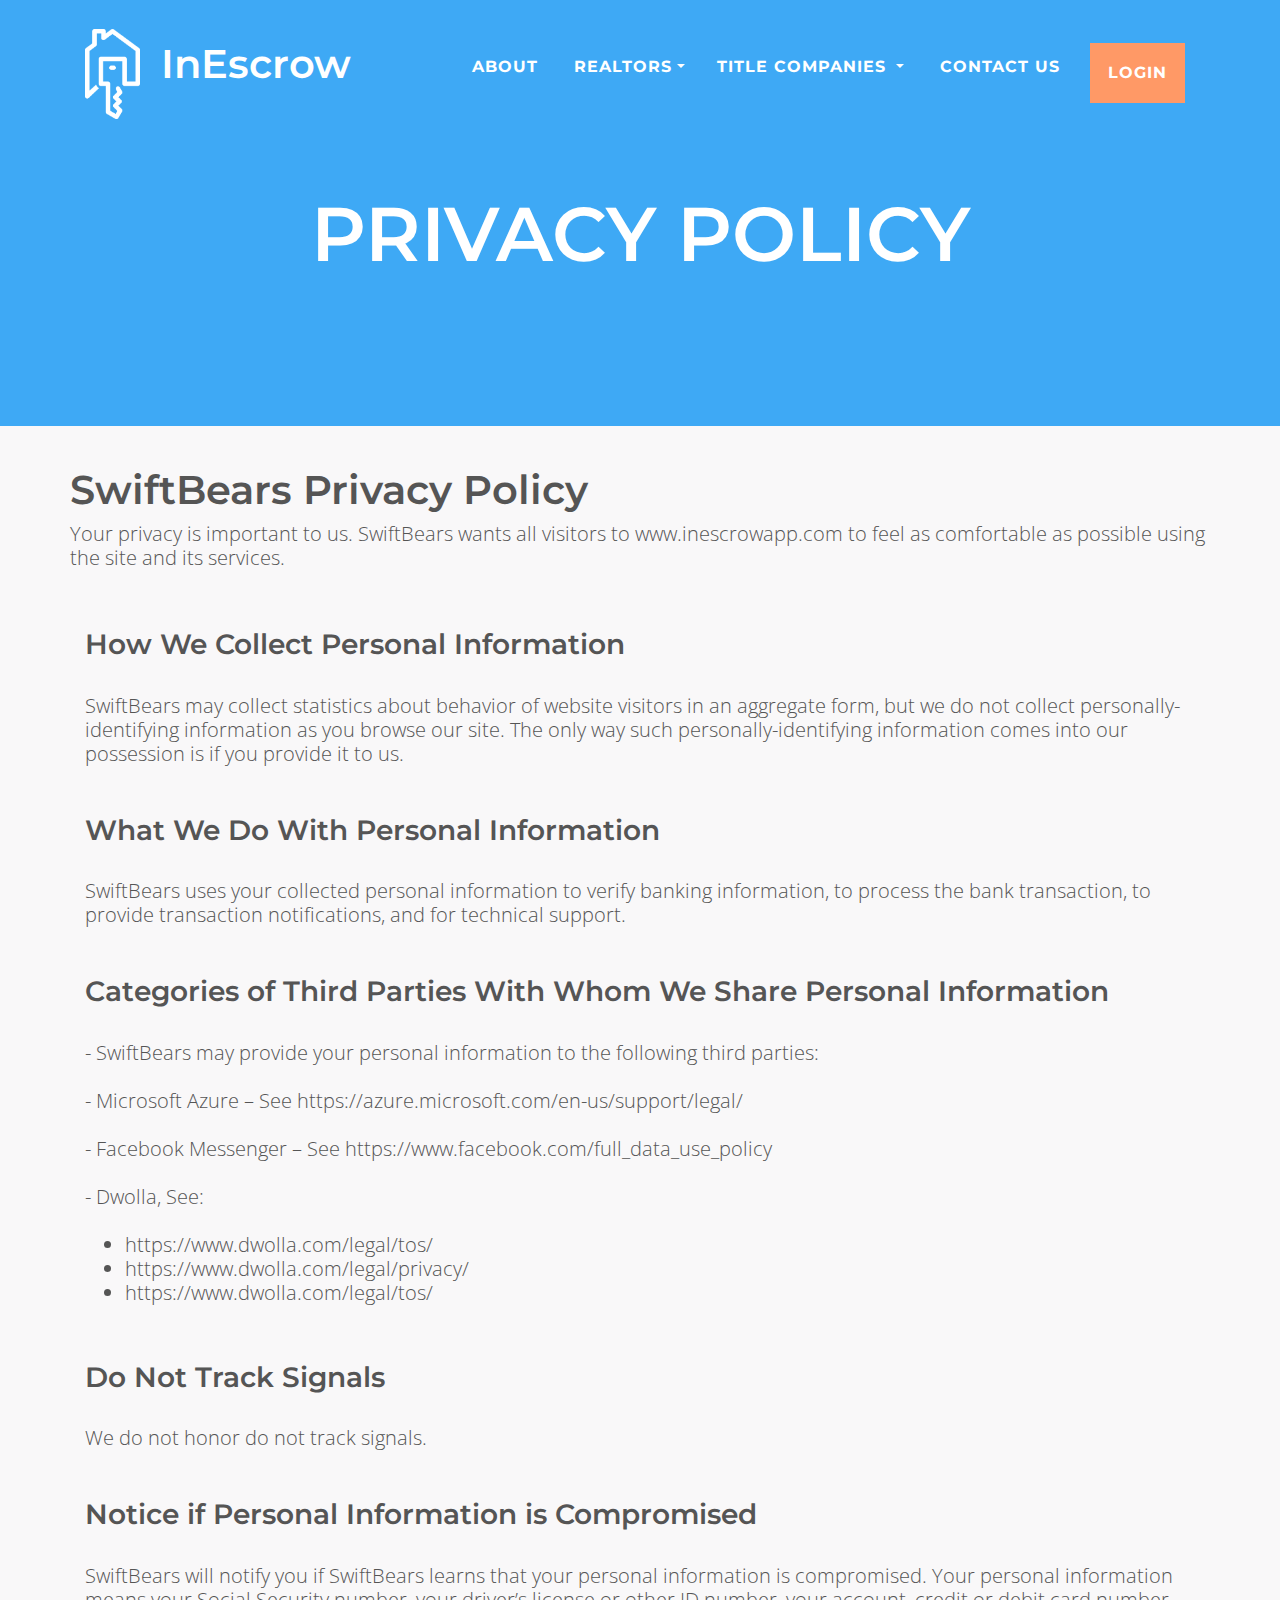
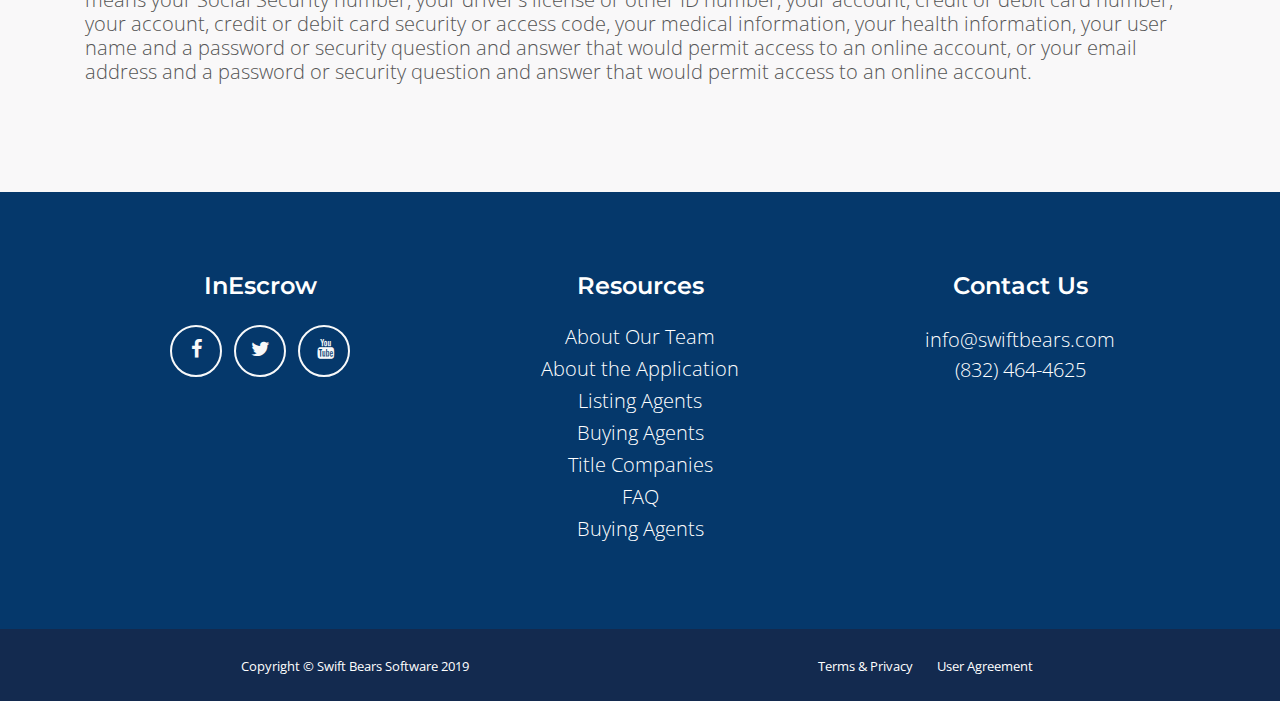
<file: pages/privacyPolicy.html>
<!DOCTYPE html>
<html lang="en">

  <head>

    <meta charset="utf-8">
    <meta name="viewport" content="width=device-width, initial-scale=1, shrink-to-fit=no">
    <meta name="description" content="">
    <meta name="author" content="">

    <title>InEscrow </title>

    <!-- Bootstrap core CSS -->
    <link href="../vendor/bootstrap/css/bootstrap.min.css" rel="stylesheet">

    <link rel="icon" href="favicon.ico" type="image/x-icon"/>
    <link rel="shortcut icon" href="favicon.ico" type="image/x-icon"/>

    <!-- Custom fonts for this template -->
    <link href="../vendor/font-awesome/css/font-awesome.min.css" rel="stylesheet" type="text/css">
    <link href="https://fonts.googleapis.com/css?family=Montserrat:400,500,600,700,900" rel="stylesheet" type="text/css">
    <link href="https://fonts.googleapis.com/css?family=Open+Sans:300" rel="stylesheet">

    <link href="../vendor/magnific-popup/magnific-popup.css" rel="stylesheet" type="text/css">

    <link href="../css/custom.css" rel="stylesheet">

    <link href="../css/freelancer.css" rel="stylesheet">
  </head>

  <body id="page-top">
      
     

  <nav class="navbar navbar-expand-lg top-nav  fixed-top text-uppercase" style="background: transparent" id="mainNav">
      <div class="container">
           <a href="../index.html" style="text-decoration: none">
            <img class="navbar-brand" height="100px" src="../img/logos/InEscrow-white.png" style="display: inline-block;"/>
          <h1 class="mont-header text-white" style="text-transform: capitalize; display: inline-block;"> InEscrow</h1></a>
            <!--<a class="navbar-brand js-scroll-trigger" href="#page-top"> Iron Oak Crossfit</a>-->

        <button class="navbar-toggler navbar-toggler-right menu-button text-uppercase text-white text-center" id="myBtn" type="button"  style="max-width: 50px" >
          <i style="float:right" class="fa fa-2x fa-bars"></i>
        </button>

        <div class="collapse navbar-collapse" id="navbarResponsive">
          <ul style="font-family: 'Montserrat', sans-serif; background-color: #1e3b70; padding-right:6px; padding-bottom: 6px" class="menu-bar  navbar-nav ml-auto">
            <li class="nav-item mx-0 mx-lg-1">
              <a class="nav-link py-3 px-0 px-lg-3 rounded js-scroll-trigger" href="about.html">About</a>
            </li>
             
             <li class="nav-item dropdown">
              <a href="realtors.html" class="dropdown-toggle py-3 px-0 px-lg-3 nav-link" data-toggle="dropdown" role="button" aria-haspopup="true" aria-expanded="false">Realtors<span class="caret"></span></a>
              <ul class="dropdown-menu custom-dropdown-menu">
                <li ><a href="realtors.html">Overview</a></li>
                                <li ><a href="realtorsfaq.html">FAQ</a></li>
               </ul>
            </li>
            <li class="nav-item dropdown">
              <a href="titlecompanies.html" class="dropdown-toggle py-3 px-0 px-lg-3 nav-link"  data-toggle="dropdown" role="button" aria-haspopup="true" aria-expanded="false">Title Companies <span class="caret"></span></a>
              <ul class="dropdown-menu custom-dropdown-menu">
                <li ><a href="titlecompanies.html">Overview</a></li>
                <li ><a href="titlecompaniesfaq.html">FAQ</a></li>
                <li ><a href="pricing.html">Pricing</a></li>
               </ul>
            </li>
            
            </li>
            <li class="nav-item mx-0 mx-lg-1">
              <a class="nav-link py-3 px-0 px-lg-3 rounded js-scroll-trigger" href="contact.html">Contact Us</a>
            </li>
            
           <li class="nav-item mx-0 mx-lg-1">
              <a class="btn btn-primary nav-link py-3 px-0 px-lg-3 js-scroll-trigger" style="border-radius: 0px !important; href="contact.html"><strong>LOGIN</strong></a>
            </li>
          </ul>
        </div>
      </div>
    </nav>
    <!-- Header Section -->
   <!-- <header style ="margin-top:40px; background-image: url('../img/facilities/rowersorange.png'); position: relative; ;background-size: cover; background-position: top top; background-repeat: no-repeat;" class="masthead  text-white text-center">
        <div class="container">
            <div class="row" style="margin-top: auto; margin-bottom: auto">
                <div style="margin-top: auto; margin-bottom: auto;" class="col-12">
                    <h1 class="text-uppercase mb-0 mont-header">Relationships With<br/> Realtors</h1>
                </div>
            </div>
        </div>
    </header>-->
       <header class="masthead text-white text-center" style="background-color: #3ea9f5">
        <div class="container">
            <div class="row" style="margin-top: auto; margin-bottom: auto">
                <div style="margin-top: auto; margin-bottom: auto; padding-bottom: 40px" class="col-12">
                    <h1 class="text-uppercase mb-0 mont-header text-white header-left">Privacy Policy</h1>
                </div>
                <div style="margin-top: auto; margin-bottom: auto;" class="col-12">
                    <h5 class="text-uppercase mb-0 mont-header text-white header-up">A little blurb about our customer service or something</h5>
                </div>
            </div>
        </div>
    </header>
  

    <section class="light-background" style="padding: 40px">
        <div class="container">
            <div class="row">
                <h1 style="float:left" class="mont-header">SwiftBears Privacy Policy</h1>
                <h5 style="float: left; text-align: left">
                    Your privacy is important to us. SwiftBears wants all visitors to www.inescrowapp.com 
                    to feel as comfortable as possible using the site and its services.
                </h5>
            </div>
            <div class="row" style="text-align: left; padding-top: 30px; padding-bottom: 30px">
                <div class="col-xl-12 col-lg-12 col-md-12 col-sm-12 col-xs-12" style="padding-bottom: 30px">
                    <div class="spacer"></div>
                    <h3 class="mont-header "> How We Collect Personal Information </h3>
                    <h5><br/>
                        SwiftBears may collect statistics about behavior of website visitors in an aggregate form, but we do not collect personally-identifying information as you browse our site.  The only way such personally-identifying information comes into our possession is if you provide it to us.
                    </h5>

                    
                    <div class="spacer"></div>
                    <div class="spacer"></div>

                    <h3 class="mont-header"> 
                        What We Do With Personal Information
                    </h3>
                    <h5><br/>
                        SwiftBears uses your collected personal information to verify 
                        banking information, to process the bank transaction, to provide transaction 
                        notifications, and for technical support.
                    </h5>

                    <div class="spacer"></div>
                    <div class="spacer"></div>

                    <h3 class="mont-header"> Categories of Third Parties With Whom We Share Personal Information </h3>
                    <h5><br/>
                        - SwiftBears may provide your personal information to the following third parties: 
                        <br/> <br/>
                        - Microsoft Azure – See https://azure.microsoft.com/en-us/support/legal/ 
                        <br/> <br/>
                        - Facebook Messenger – See https://www.facebook.com/full_data_use_policy 
                        <br/> <br/>
                        - Dwolla, See: 
                        <br/><br/>
                            <ul>
                                <li>
                                    https://www.dwolla.com/legal/tos/ 
                                </li>
                                <li>
                                    https://www.dwolla.com/legal/privacy/ 
                                </li>
                                <li>
                                    https://www.dwolla.com/legal/tos/ 
                                </li>
                            </ul>
                    </h5>

                    <div class="spacer"></div>
                    <div class="spacer"></div>

                    <h3 class="mont-header"> 
                        Do Not Track Signals
                    </h3>
                    <h5><br/>
                        We do not honor do not track signals.
                    </h5>

                    <div class="spacer"></div>
                    <div class="spacer"></div>

                    <h3 class="mont-header"> 
                        Notice if Personal Information is Compromised
                    </h3>
                    <h5><br/>SwiftBears will notify you if SwiftBears learns that your personal information
                         is compromised. Your personal information means your Social Security number, 
                         your driver’s license or other ID number, your account, credit or debit card number,
                          your account, credit or debit card security or access code, your medical information,
                           your health information, your user name and a password or security question and answer 
                           that would permit access to an online account, or your email address and a password 
                           or security question and answer that would permit access to an online account.
                    </h5>

            </div>
      
      
        </div>
    </section>
    
    
    
    <footer class="footer text-center" style="background-color: #05386b">
      <div class="container">
        <div class="row">
          <div class="col-md-4 mb-5 mb-lg-0">
            <h4 class="mont-header mb-4 text-white">InEscrow</h4>
            <ul class="list-inline mb-0">
              <li class="list-inline-item">
                <a class="btn btn-outline-light btn-social text-center rounded-circle" target="_blank" href="https://www.facebook.com/IronOakCF/">
                  <i class="fa fa-fw fa-facebook"></i>
                </a>
              </li>
              <li class="list-inline-item">
                <a class="btn btn-outline-light btn-social text-center rounded-circle" target="_blank"  href="https://www.instagram.com/explore/locations/145361756/iron-oak-crossfit/?hl=en">
                  <i class="fa fa-fw fa-twitter"></i>
                </a>
              </li>
               <li class="list-inline-item">
                <a class="btn btn-outline-light btn-social text-center rounded-circle" target="_blank"  href="https://www.instagram.com/explore/locations/145361756/iron-oak-crossfit/?hl=en">
                  <i class="fa fa-fw fa-youtube"></i>
                </a>
              </li>
            </ul>
          </div>
          <div class="col-md-4 mb-5 mb-lg-0">
            <h4 class="text-white mont-header mb-4 text-white">Resources</h4>
            <a href=""><h5 class="text-white">About Our Team</h5></a>
             <a href=""><h5 class="text-white">About the Application </h5></a>
            <a href=""><h5 class="text-white">Listing Agents</h5></a>
               <a href=""><h5 class="text-white">Buying Agents</h5></a>
                <a href=""><h5 class="text-white">Title Companies</h5></a>
                 <a href=""><h5 class="text-white">FAQ</h5></a>
                  <a href=""><h5 class="text-white">Buying Agents</h5></a>
       
          
          </div>
          
          <div class="col-md-4">
            <h4 class="text-white mont-header mb-4">Contact Us</h4>
            <p class="lead mb-0 text-white">info@swiftbears.com <br/> (832) 464-4625
            </p>
          </div>
        </div>
      </div>
    </footer>
    
    <div class="copyright py-4 text-center text-white">
            <div class="container">
              <div class="row">
                <div class="col-6" style="float: left">
                  <small>Copyright &copy; Swift Bears Software 2019</small>
                </div>
                <div class="col-6" style="float: right">
                    <a href="privacyPolicy.html" style="color: white"><small>Terms & Privacy</small></a>
                    <a href="useragreement.html" style="color: white; padding-left: 20px"><small>User Agreement</small></a>
                  </div>
              </div>
            </div>
          </div>
  
    <!-- The Modal -->
    <div id="myModal" class="menu-bar  navbar-nav  navbar modal" style="min-height: 100%; padding-top:35px;padding-right:0 !important">
      <!-- Modal content -->
      <div class="" style="min-height: 100%">
     
        <div style="float: right; padding-right: 45px; opacity: 1; font-color: white" class="close">&times;</div>
       
        <div class="text-center">
          <div class="spacer"></div>
          <div class="spacer"></div>
          <div class="nav-item dropdown">
            <a class="nav-link text-uppercase mont-header mont-header text-white py-3 px-0 px-lg-3 nav-link" id="menu1" style="font-size: 25px" role="button" aria-haspopup="true"   href="about.html" >About</a>
          </div>
          <div class="nav-item dropdown">
            <a class="nav-link text-uppercase mont-header mont-header text-white dropdown-toggle py-3 px-0 px-lg-3 nav-link" id="menu1" style="font-size: 25px" data-toggle="dropdown" role="button" aria-haspopup="true" aria-expanded="false"  href="realtors.html" >Realtors
            <span class="caret"></span></a>
            <ul class="dropdown-menu custom-dropdown-menu" style="background-color: rgba(62,169,245, 0.8);">
              <li ><a role="menuitem" class="mont-header text-white" href="realtors.html">Overview</a></li>
              <li ><a role="menuitem" tabindex="-1" class="mont-header text-white" href="realtorsfaq.html">FAQ</a></li>
            </ul>
          </div>
          <div class="nav-item dropdown">
            <a class="nav-link text-uppercase mont-header mont-header text-white dropdown-toggle py-3 px-0 px-lg-3 nav-link" id="menu1" style="font-size: 25px" data-toggle="dropdown" role="button" aria-haspopup="true" aria-expanded="false"  href="titlecompanies.html" >Title Companies
            <span class="caret"></span></a>
            <ul class="dropdown-menu custom-dropdown-menu" style="background-color: rgba(62,169,245, 0.8);">
              <li ><a role="menuitem" class="mont-header text-white" href="titlecompanies.html">Overview</a></li>
              <li ><a role="menuitem" tabindex="-1" class="mont-header text-white" href="titlecompaniesfaq.html">FAQ</a></li>
              <li ><a role="menuitem" tabindex="-1" class="mont-header text-white" href="pricing.html">Pricing</a></li>
            </ul>
          </div>
           <div class="nav-item dropdown">
            <a class="nav-link text-uppercase mont-header mont-header text-white py-3 px-0 px-lg-3 nav-link" id="menu1" style="font-size: 25px" role="button" aria-haspopup="true"   href="contact.html" >Contact us</a>
          </div>
            <div class="spacer"></div>
            <div class="col-12 text-center" style="margin-left: auto; margin-right: auto;">
              
                <a class="mont-header  text-white btn btn-primary nav-link py-3 px-0 px-lg-3 js-scroll-trigger" style="border-radius: 0px !important; margin: 0; width:200px; margin-left: auto; margin-right: auto" href="contact.html" >LOGIN
                </a>
              
          </div>
          
      </div>
      </div>
    </div>
   
    <!-- Bootstrap core JavaScript -->
    <script src="../vendor/jquery/jquery.min.js"></script>
    <script src="../vendor/bootstrap/js/bootstrap.bundle.min.js"></script>
     <script src="../js/waypoints-lib/jquery.waypoints.min.js"></script>
    <script src="../js/waypoints-lib/noframework.waypoints.min.js"></script>
    <script src="../js/modal.js"></script>
    <!-- Plugin JavaScript -->
    <script src="../vendor/jquery-easing/jquery.easing.min.js"></script>
    <script src="../vendor/magnific-popup/jquery.magnific-popup.min.js"></script>
    <!-- Contact Form JavaScript -->
    <script src="../js/jqBootstrapValidation.js"></script>
    <script src="../js/contact_me.js"></script>
    <!-- Custom scripts for this template -->
    <script src="../js/freelancer.min.js"></script>


    <!-- Load Facebook SDK for JavaScript -->
    <div class="fb-customerchat"
       page_id="2023874254341229"
       minimized="true">
    </div>
    <script>
      
      window.fbAsyncInit = function() {
        FB.init({
          appId            : '563253377457160',
          autoLogAppEvents : true,
          xfbml            : true,
          version          : 'v2.11'
        });
      };
    (function(d, s, id){
         var js, fjs = d.getElementsByTagName(s)[0];
         if (d.getElementById(id)) {return;}
         js = d.createElement(s); js.id = id;
         js.src = "https://connect.facebook.net/en_US/sdk/xfbml.customerchat.js";
         fjs.parentNode.insertBefore(js, fjs);
       }(document, 'script', 'facebook-jssdk'));
    </script>

  </body>
</html>
</file>
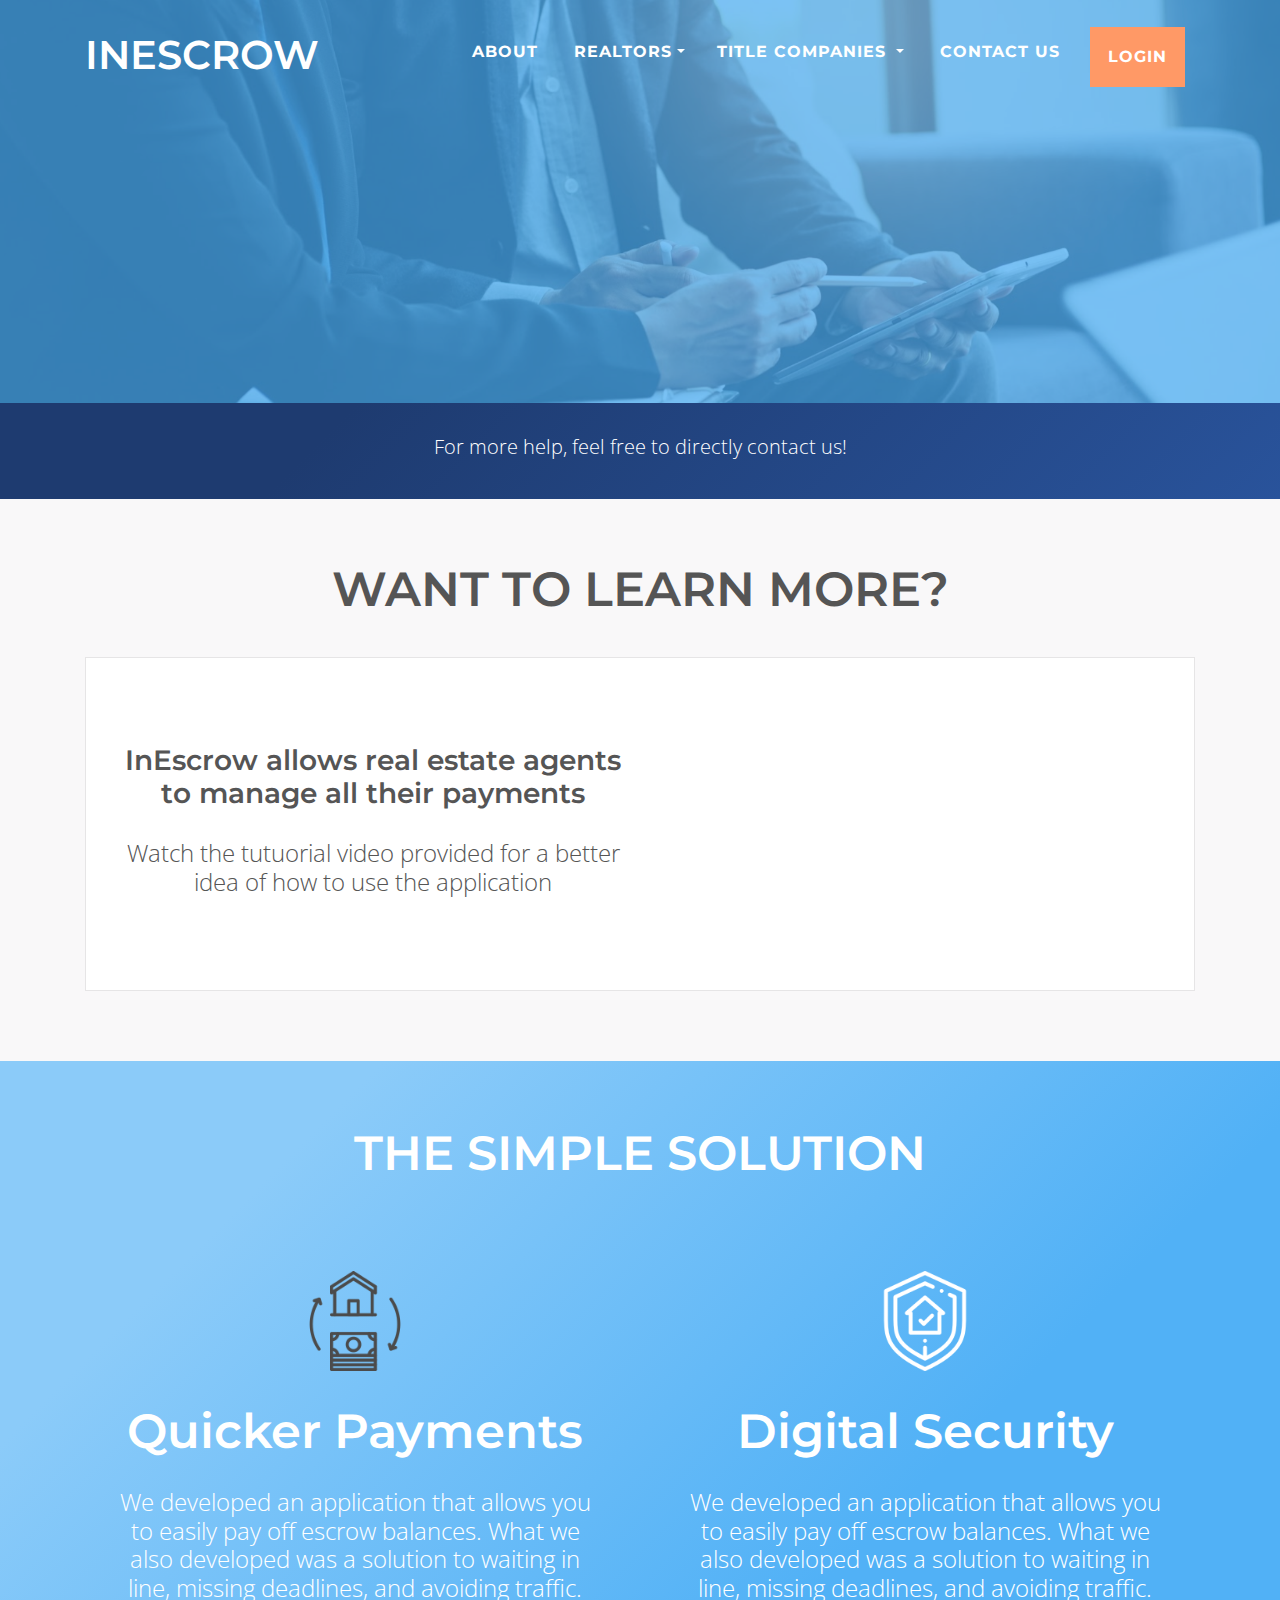
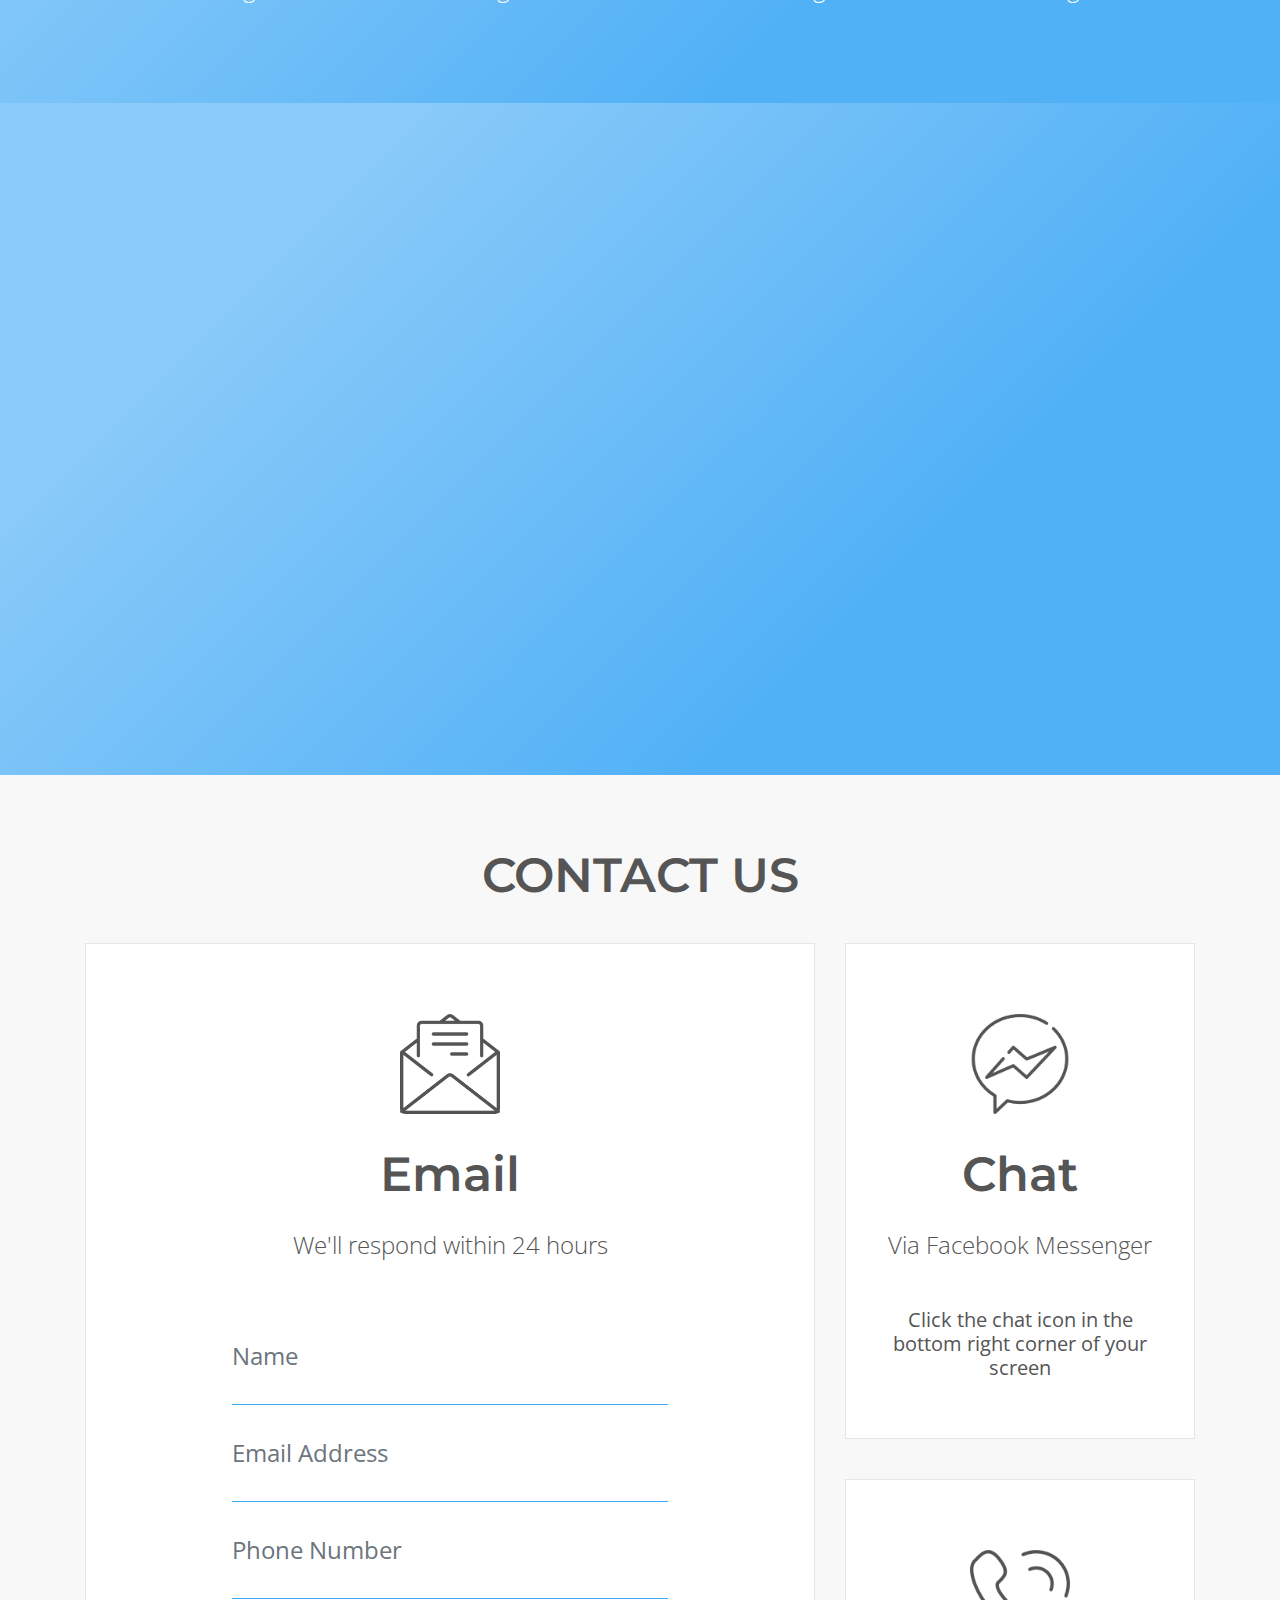
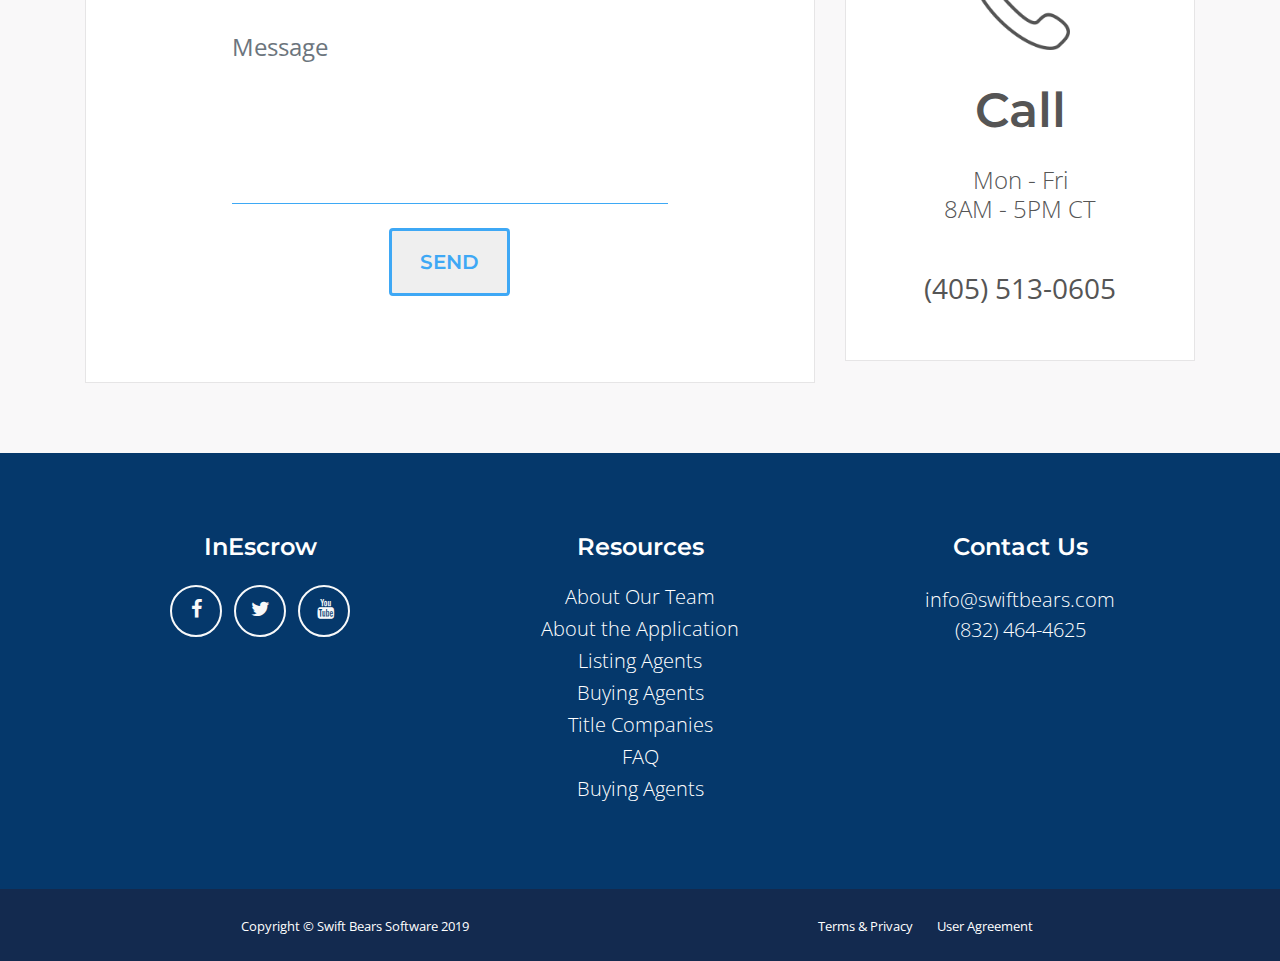
<file: pages/realtor-resources.html>
<!DOCTYPE html>
<html lang="en">

  <head>

    <meta charset="utf-8">
    <meta name="viewport" content="width=device-width, initial-scale=1, shrink-to-fit=no">
    <meta name="description" content="">
    <meta name="author" content="">

    <title>InEscrow </title>

    <!-- Bootstrap core CSS -->
    <link href="../vendor/bootstrap/css/bootstrap.min.css" rel="stylesheet">

    <link rel="icon" href="favicon.ico" type="image/x-icon"/>
    <link rel="shortcut icon" href="favicon.ico" type="image/x-icon"/>

    <!-- Custom fonts for this template -->
    <link href="../vendor/font-awesome/css/font-awesome.min.css" rel="stylesheet" type="text/css">
    <link href="https://fonts.googleapis.com/css?family=Montserrat:400,500,600,700,900" rel="stylesheet" type="text/css">
    <link href="https://fonts.googleapis.com/css?family=Varela+Round" rel="stylesheet">
        <link href="https://fonts.googleapis.com/css?family=Open+Sans:300" rel="stylesheet">

    <link href="../vendor/magnific-popup/magnific-popup.css" rel="stylesheet" type="text/css">

    <link href="../css/custom.css" rel="stylesheet">

    <link href="../css/freelancer.css" rel="stylesheet">
  </head>

  <body id="page-top">
 <nav class="navbar navbar-expand-lg top-nav  fixed-top text-uppercase" style="background: transparent" id="mainNav">
      <div class="container">
           <a href="../index.html" style="text-decoration: none">
          <h1 class="mont-header text-white"> InEscrow</h1></a>
            <!--<a class="navbar-brand js-scroll-trigger" href="#page-top"> Iron Oak Crossfit</a>-->

        <button class="navbar-toggler navbar-toggler-right menu-button text-uppercase text-white text-center" id="myBtn" type="button"  style="max-width: 50px" >
          <i style="float:right" class="fa fa-2x fa-bars"></i>
        </button>

        <div class="collapse navbar-collapse" id="navbarResponsive">
          <ul style="font-family: 'Montserrat', sans-serif; background-color: #1e3b70; padding-right:6px; padding-bottom: 6px" class="menu-bar  navbar-nav ml-auto">
            <li class="nav-item mx-0 mx-lg-1">
              <a class="nav-link py-3 px-0 px-lg-3 rounded js-scroll-trigger" href="about.html">About</a>
            </li>
             
             <li class="nav-item dropdown">
              <a href="realtors.html" class="dropdown-toggle py-3 px-0 px-lg-3 nav-link" data-toggle="dropdown" role="button" aria-haspopup="true" aria-expanded="false">Realtors<span class="caret"></span></a>
              <ul class="dropdown-menu custom-dropdown-menu">
                <li ><a href="realtors.html">Overview</a></li>
                                <li ><a href="realtorsfaq.html">FAQ</a></li>
                <li ><a href="realtor-resources.html">Resources</a></li>
               </ul>
            </li>
            <li class="nav-item dropdown">
              <a href="titlecompanies.html" class="dropdown-toggle py-3 px-0 px-lg-3 nav-link"  data-toggle="dropdown" role="button" aria-haspopup="true" aria-expanded="false">Title Companies <span class="caret"></span></a>
              <ul class="dropdown-menu custom-dropdown-menu">
                <li ><a href="titlecompanies.html">Overview</a></li>
                                <li ><a href="titlecompaniesfaq.html">FAQ</a></li>
                <li ><a href="titlecompanies-resources.html">Resources</a></li>
                <li ><a href="pricing.html">Pricing</a></li>
               </ul>
            </li>
            
            </li>
            <li class="nav-item mx-0 mx-lg-1">
              <a class="nav-link py-3 px-0 px-lg-3 rounded js-scroll-trigger" href="contact.html">Contact Us</a>
            </li>
            
           <li class="nav-item mx-0 mx-lg-1">
              <a class="btn btn-primary nav-link py-3 px-0 px-lg-3 js-scroll-trigger" style="border-radius: 0px !important; href="contact.html"><strong>LOGIN</strong></a>
            </li>
          </ul>
        </div>
      </div>
    </nav>

    

   
       <header style ="  background-size: 100%; width: auto; position: relative;  background-position: top top; background-repeat: no-repeat;" class="masthead contact-header-image text-white text-center">
     <div class="container">

        <div class="container">
            <div class="row" style="margin-top: auto; margin-bottom: auto">
                <div style="margin-top: auto; margin-bottom: auto; padding-bottom: 40px" class="col-12">
                   <h1 class="text-uppercase mb-0 mont-header header-left text-white">Resources</h1>
                </div>
                <div style="margin-top: auto; margin-bottom: auto;" class="col-12">
   
                </div>



            </div>

        </div>
    </header>

  <!-- Video Section -->
   <section class="darkest-gradient"  style="padding: 2em;" id="about">
      
      <h5 class="text-center fadein-1 text-white">For more help, feel free to directly contact us!
      </h5>

   </section>

    <!-- Coaches Section -->
    <!--
    <section  class="mb-0 "  style="padding-bottom:50px; padding-top: 50px" id="about">
      <div class="container" style="padding-right:30px; padding-bottom: 0;padding-left:30px; ">
               <div class="spacer"></div>

        <h2 class="mont-header text-center text-uppercase ">want to learn more?</h2>
    
        <div class="spacer"></div>
                <div class="spacer"></div>



        <div class="row" style="background-color: white; padding-top: 40px; padding-right:20px; padding-left:20px">
          <div class="col-lg-6" style="padding-bottom: 40px; margin-top:auto; margin-bottom:auto">
              <h3 class="mont-header text-center  ">InEscrow allows real estate agents to manage all their payments</h3>

             <h4 class="">We secure your payments using the latest ACH technology to make sure transactions arrive timely and safely.
            </h4>
          </div>
          
          <div class="col-lg-6" style="padding-bottom: 40px; margin-top:auto; margin-bottom:auto">
             
              
      <div class="video-responsive">
        <iframe width="auto" height="auto" src="https://www.youtube.com/embed/fKFbnhcNnjE" frameborder="0" allowfullscreen></iframe>
      </div>


          </div>
        </div>

      </div>
    </section>
  -->


       <!-- Video Section -->
    <section  class="mb-0 light-background"  style=" padding-bottom:50px; padding-top: 50px" id="about">
      <div class="container" style="padding-right:30px; padding-bottom: 0;padding-left:30px; ">
             
        <div class="spacer"></div>
              

        <h2 class="mont-header fadein-1 text-center text-uppercase ">want to learn more?</h2>
    
    <div class="spacer"></div>
    <div class="spacer"></div>



        <div class="row" style="background-color: white; border-width: 1px; border-style: solid; border-color: 
#E6E5E6; padding-top: 40px; padding-right:20px; padding-left:20px">
          <div class="col-lg-6" style="padding-bottom: 40px; margin-top:auto; margin-bottom:auto">
              <h3 class="mont-header text-center  ">InEscrow allows real estate agents to manage all their payments</h3>

              <div class="spacer"></div>
 
             <h4 class="">Watch the tutuorial video provided for a better idea of how to use the application
            </h4>
          </div>
          
          <div class="col-lg-6" style="padding-bottom: 40px; margin-top:auto; margin-bottom:auto">
             
              <div class="video-responsive">
        <iframe width="auto" height="auto" src="https://www.youtube.com/embed/fKFbnhcNnjE" frameborder="0" allowfullscreen></iframe>
      </div>

          </div>
        </div>

      </div>
            <div class="spacer"></div>
    </section>

     <section class="light-gradient"  style="padding: 2em;" id="about">
      

      
        <div class="spacer col-lg-12"></div>
        <div class="spacer col-lg-12"></div>

        <h2 class="text-center text-uppercase mont-header text-white">The simple solution</h2>
        <div class="container " >
          <div class="spacer"></div>
          <div class="spacer"></div>

          <div class="row">

            <div class="col-xl-6 col-lg-6 col-md-12 col-sm-12 col-xs-12" style="padding-bottom: 30px">
            <div class="container " style=" padding: 30px 30px 30px 30px;">


              <div class="spacer"></div>
     
          
              <img height="100px" class="" src="../img/icons/buy.png"/>

              <div class="spacer"></div>
              <div class="spacer"></div>

              <h2  class="mont-header text-white"> Quicker Payments </h2>



              <h4 class="text-white"><br/>
                We developed an application that allows you to easily pay off escrow balances. What we also developed was a solution to waiting in line, missing deadlines, and avoiding traffic.
              </h4>
            </div>
          </div>
          <div class="col-xl-6 col-lg-6 col-md-12 col-sm-12 col-xs-12" style="padding-bottom: 30px">
            <div class="container " style=" padding: 30px 30px 30px 30px;">


              <div class="spacer"></div>
     
          
              <img height="100px" class="" src="../img/icons/guarantee.png"/>

              <div class="spacer"></div>
              <div class="spacer"></div>

              <h2  class="mont-header text-white"> Digital Security </h2>



              <h4 class="text-white"><br/>
                We developed an application that allows you to easily pay off escrow balances. What we also developed was a solution to waiting in line, missing deadlines, and avoiding traffic.
              </h4>
            </div>
          </div>

         

        
        </div>
      </div>    
      


   </section>


   

    <section class="light-gradient"  style="padding: 2em;" id="about">
      

      <div class="video-responsive">
        <iframe width="150" height="auto" src="https://www.youtube.com/embed/fKFbnhcNnjE" frameborder="0" allowfullscreen></iframe>
      </div>


   </section>


      

 <section class="light-background" style="padding: 40px">
     
      <div class="container " >
        <div class="spacer col-lg-12"></div>
        <div class="spacer col-lg-12"></div>

        <h2 class="text-center text-uppercase mont-header ">Contact Us</h2>
          <div class="spacer"></div>
          <div class="spacer"></div>

          <div class="row">

            <div class="col-xl-8 col-lg-8 col-md-12 col-sm-12 col-xs-12" style="padding-bottom: 30px">
            <div class="container white-background" style=" border-width: 1px; border-style: solid; border-color: #E6E5E6; padding: 30px 30px 30px 30px;">

      
              <div class="spacer"></div>
              <div class="spacer"></div>
          
              <img height="100px" src="../img/icons/emailus.png"/>

              <div class="spacer"></div>
              <div class="spacer"></div>

              <h2 class="mont-header"> Email  </h2>


              <h4><br/>
                We'll respond within 24 hours
              </h4>

                 <div class="spacer"></div>
              <div class="spacer"></div>


          <div class="row">
          <div class="col-lg-8 mx-auto">
            <!-- To configure the contact form email address, go to mail/contact_me.php and update the email address in the PHP file on line 19. -->
            <!-- The form should work on most web servers, but if the form is not working you may need to configure your web server differently. -->
            <form name="sentMessage" id="contactForm" style="font-family: Open Sans" novalidate="novalidate">
              <div class="control-group">
                <div class="form-group floating-label-form-group controls mb-0 pb-2">
                  <label>Name</label>
                  <input class="form-control" id="name" type="text" placeholder="Name" required="required" data-validation-required-message="Please enter your name.">
                  <p class="help-block text-danger"></p>
                </div>
              </div>
              <div class="control-group">
                <div class="form-group floating-label-form-group controls mb-0 pb-2">
                  <label>Email Address</label>
                  <input class="form-control" id="email" type="email" placeholder="Email Address" required="required" data-validation-required-message="Please enter your email address.">
                  <p class="help-block text-danger"></p>
                </div>
              </div>
              <div class="control-group">
                <div class="form-group floating-label-form-group controls mb-0 pb-2">
                  <label>Phone Number</label>
                  <input class="form-control" id="phone" type="tel" placeholder="Phone Number" required="required" data-validation-required-message="Please enter your phone number.">
                  <p class="help-block text-danger"></p>
                </div>
              </div>
              <div class="control-group">
                <div class="form-group floating-label-form-group controls mb-0 pb-2">
                  <label>Message</label>
                  <textarea class="form-control" id="message" rows="4" placeholder="Message" required="required" data-validation-required-message="Please enter a message."></textarea>
                  <p class="help-block text-danger"></p>
                </div>
              </div>
              <br>
              <div id="success"></div>
              <div class="form-group">
                <button type="submit" class=" mont-header btn btn-action-outline btn-xl " id="sendMessageButton">SEND</button>
              </div>
            </form>
            <div class="spacer"></div>
          <div class="spacer"></div>
          </div>
        </div>


            </div>
          </div>

          <div class="col-xl-4 col-lg-4 col-md-12 col-sm-12 col-xs-12" style="padding-bottom: 30px">
            <div class="container white-background" style=" border-width: 1px; border-style: solid; border-color:  #E6E5E6; padding: 30px 30px 30px 30px;">
              
               
             

              <div class="spacer"></div>
              <div class="spacer"></div>

              <img height="100px" src="../img/icons/messenger.png"/>

              <div class="spacer"></div>
              <div class="spacer"></div>

              <h2 class="mont-header"> Chat  </h2>

              <h4><br/>
                Via Facebook Messenger
              </h4>
              
              <div class="spacer"></div>
              <div class="spacer"></div>
              
              <h5><strong>Click the chat icon in the bottom right corner of your screen</strong></h5>
              
              <div class="spacer"></div>

            </div>

            <div class="spacer"></div>
              <div class="spacer"></div>


               <div class="container white-background" style=" border-width: 1px; border-style: solid; border-color:  #E6E5E6; padding: 30px 30px 46px 30px;">
                <div class="spacer"></div>
                <div class="spacer"></div>

                <img height="100px" src="../img/icons/phone-call.png"/>

                <div class="spacer"></div>
                <div class="spacer"></div>

                 <h2 class="mont-header"> Call </h2>

                <h4><br/>
                  Mon - Fri <br/> 8AM - 5PM CT<br/>
                  <div class="spacer"></div>
                <div class="spacer"></div>
                  <h3><strong>(405) 513-0605</strong></h3>
                </h4>
            </div>
            </div>
          </div>

        
        </div>
      </div>

       
   </section>




    <footer class="footer text-center" style="background-color: #05386b">
      <div class="container">
        <div class="row">
          <div class="col-md-4 mb-5 mb-lg-0">
            <h4 class="mont-header mb-4 text-white">InEscrow</h4>
            <ul class="list-inline mb-0">
              <li class="list-inline-item">
                <a class="btn btn-outline-light btn-social text-center rounded-circle" target="_blank" href="https://www.facebook.com/IronOakCF/">
                  <i class="fa fa-fw fa-facebook"></i>
                </a>
              </li>
              <li class="list-inline-item">
                <a class="btn btn-outline-light btn-social text-center rounded-circle" target="_blank"  href="https://www.instagram.com/explore/locations/145361756/iron-oak-crossfit/?hl=en">
                  <i class="fa fa-fw fa-twitter"></i>
                </a>
              </li>
               <li class="list-inline-item">
                <a class="btn btn-outline-light btn-social text-center rounded-circle" target="_blank"  href="https://www.instagram.com/explore/locations/145361756/iron-oak-crossfit/?hl=en">
                  <i class="fa fa-fw fa-youtube"></i>
                </a>
              </li>
            </ul>
          </div>
          <div class="col-md-4 mb-5 mb-lg-0">
            <h4 class="text-white mont-header mb-4 text-white">Resources</h4>
            <a href=""><h5 class="text-white">About Our Team</h5></a>
             <a href=""><h5 class="text-white">About the Application </h5></a>
            <a href=""><h5 class="text-white">Listing Agents</h5></a>
               <a href=""><h5 class="text-white">Buying Agents</h5></a>
                <a href=""><h5 class="text-white">Title Companies</h5></a>
                 <a href=""><h5 class="text-white">FAQ</h5></a>
                  <a href=""><h5 class="text-white">Buying Agents</h5></a>
       
          
          </div>
          
          <div class="col-md-4">
            <h4 class="text-white mont-header mb-4">Contact Us</h4>
            <p class="lead mb-0 text-white">info@swiftbears.com <br/> (832) 464-4625
            </p>
          </div>
        </div>
      </div>
    </footer>
    
    <div class="copyright py-4 text-center text-white">
        <div class="container">
          <div class="row">
            <div class="col-6" style="float: left">
              <small>Copyright &copy; Swift Bears Software 2019</small>
            </div>
            <div class="col-6" style="float: right">
                <a href="privacyPolicy.html" style="color: white"><small>Terms & Privacy</small></a>
                <a href="useragreement.html" style="color: white; padding-left: 20px"><small>User Agreement</small></a>
              </div>
          </div>
        </div>
      </div>
  
    <!-- The Modal -->
    <div id="myModal" class="menu-bar  navbar-nav  navbar modal" style="min-height: 100%; padding-top:35px;padding-right:0 !important">
      <!-- Modal content -->
      <div class="" style="min-height: 100%">
     
        <div style="float: right; padding-right: 45px; opacity: 1; font-color: white" class="close">&times;</div>
       
        <div class="text-center">
          <div class="spacer"></div>
          <div class="spacer"></div>
          <div class="nav-item dropdown">
            <a class="nav-link text-uppercase mont-header mont-header text-white py-3 px-0 px-lg-3 nav-link" id="menu1" style="font-size: 25px" role="button" aria-haspopup="true"   href="about.html" >About</a>
          </div>
          <div class="nav-item dropdown">
            <a class="nav-link text-uppercase mont-header mont-header text-white dropdown-toggle py-3 px-0 px-lg-3 nav-link" id="menu1" style="font-size: 25px" data-toggle="dropdown" role="button" aria-haspopup="true" aria-expanded="false"  href="realtors.html" >Realtors
            <span class="caret"></span></a>
            <ul class="dropdown-menu custom-dropdown-menu" style="background-color: rgba(62,169,245, 0.8);">
              <li ><a role="menuitem" class="mont-header text-white" href="realtors.html">Overview</a></li>
              <li ><a role="menuitem" tabindex="-1" class="mont-header text-white" href="realtorsfaq.html">FAQ</a></li>
            </ul>
          </div>
          <div class="nav-item dropdown">
            <a class="nav-link text-uppercase mont-header mont-header text-white dropdown-toggle py-3 px-0 px-lg-3 nav-link" id="menu1" style="font-size: 25px" data-toggle="dropdown" role="button" aria-haspopup="true" aria-expanded="false"  href="titlecompanies.html" >Title Companies
            <span class="caret"></span></a>
            <ul class="dropdown-menu custom-dropdown-menu" style="background-color: rgba(62,169,245, 0.8);">
              <li ><a role="menuitem" class="mont-header text-white" href="titlecompanies.html">Overview</a></li>
              <li ><a role="menuitem" tabindex="-1" class="mont-header text-white" href="titlecompaniesfaq.html">FAQ</a></li>
              <li ><a role="menuitem" tabindex="-1" class="mont-header text-white" href="pricing.html">Pricing</a></li>
            </ul>
          </div>
           <div class="nav-item dropdown">
            <a class="nav-link text-uppercase mont-header mont-header text-white py-3 px-0 px-lg-3 nav-link" id="menu1" style="font-size: 25px" role="button" aria-haspopup="true"   href="contact.html" >Contact us</a>
          </div>
            <div class="spacer"></div>
            <div class="col-12 text-center" style="margin-left: auto; margin-right: auto;">
              
                <a class="mont-header  text-white btn btn-primary nav-link py-3 px-0 px-lg-3 js-scroll-trigger" style="border-radius: 0px !important; margin: 0; width:200px; margin-left: auto; margin-right: auto" href="contact.html" >LOGIN
                </a>
              
          </div>
          
      </div>
      </div>
    </div>
   
   
    <!-- Bootstrap core JavaScript -->
    <script src="../vendor/jquery/jquery.min.js"></script>
    <script src="../vendor/bootstrap/js/bootstrap.bundle.min.js"></script>
     <script src="../js/waypoints-lib/jquery.waypoints.min.js"></script>
    <script src="../js/waypoints-lib/noframework.waypoints.min.js"></script>
    <script src="../js/modal.js"></script>


    <!-- Plugin JavaScript -->
    <script src="../vendor/jquery-easing/jquery.easing.min.js"></script>
    <script src="../vendor/magnific-popup/jquery.magnific-popup.min.js"></script>

    <!-- Contact Form JavaScript -->
    <script src="../js/jqBootstrapValidation.js"></script>
    <script src="../js/contact_me.js"></script>

    <!-- Custom scripts for this template -->
    <script src="../js/freelancer.js"></script>


    <!-- Load Facebook SDK for JavaScript -->
    <div class="fb-customerchat"
       page_id="2023874254341229"
       minimized="true">
    </div>
    <script>
      
      window.fbAsyncInit = function() {
        FB.init({
          appId            : '563253377457160',
          autoLogAppEvents : true,
          xfbml            : true,
          version          : 'v2.11'
        });
      };
    (function(d, s, id){
         var js, fjs = d.getElementsByTagName(s)[0];
         if (d.getElementById(id)) {return;}
         js = d.createElement(s); js.id = id;
         js.src = "https://connect.facebook.net/en_US/sdk/xfbml.customerchat.js";
         fjs.parentNode.insertBefore(js, fjs);
       }(document, 'script', 'facebook-jssdk'));
    </script>

  </body>

</html>
</file>
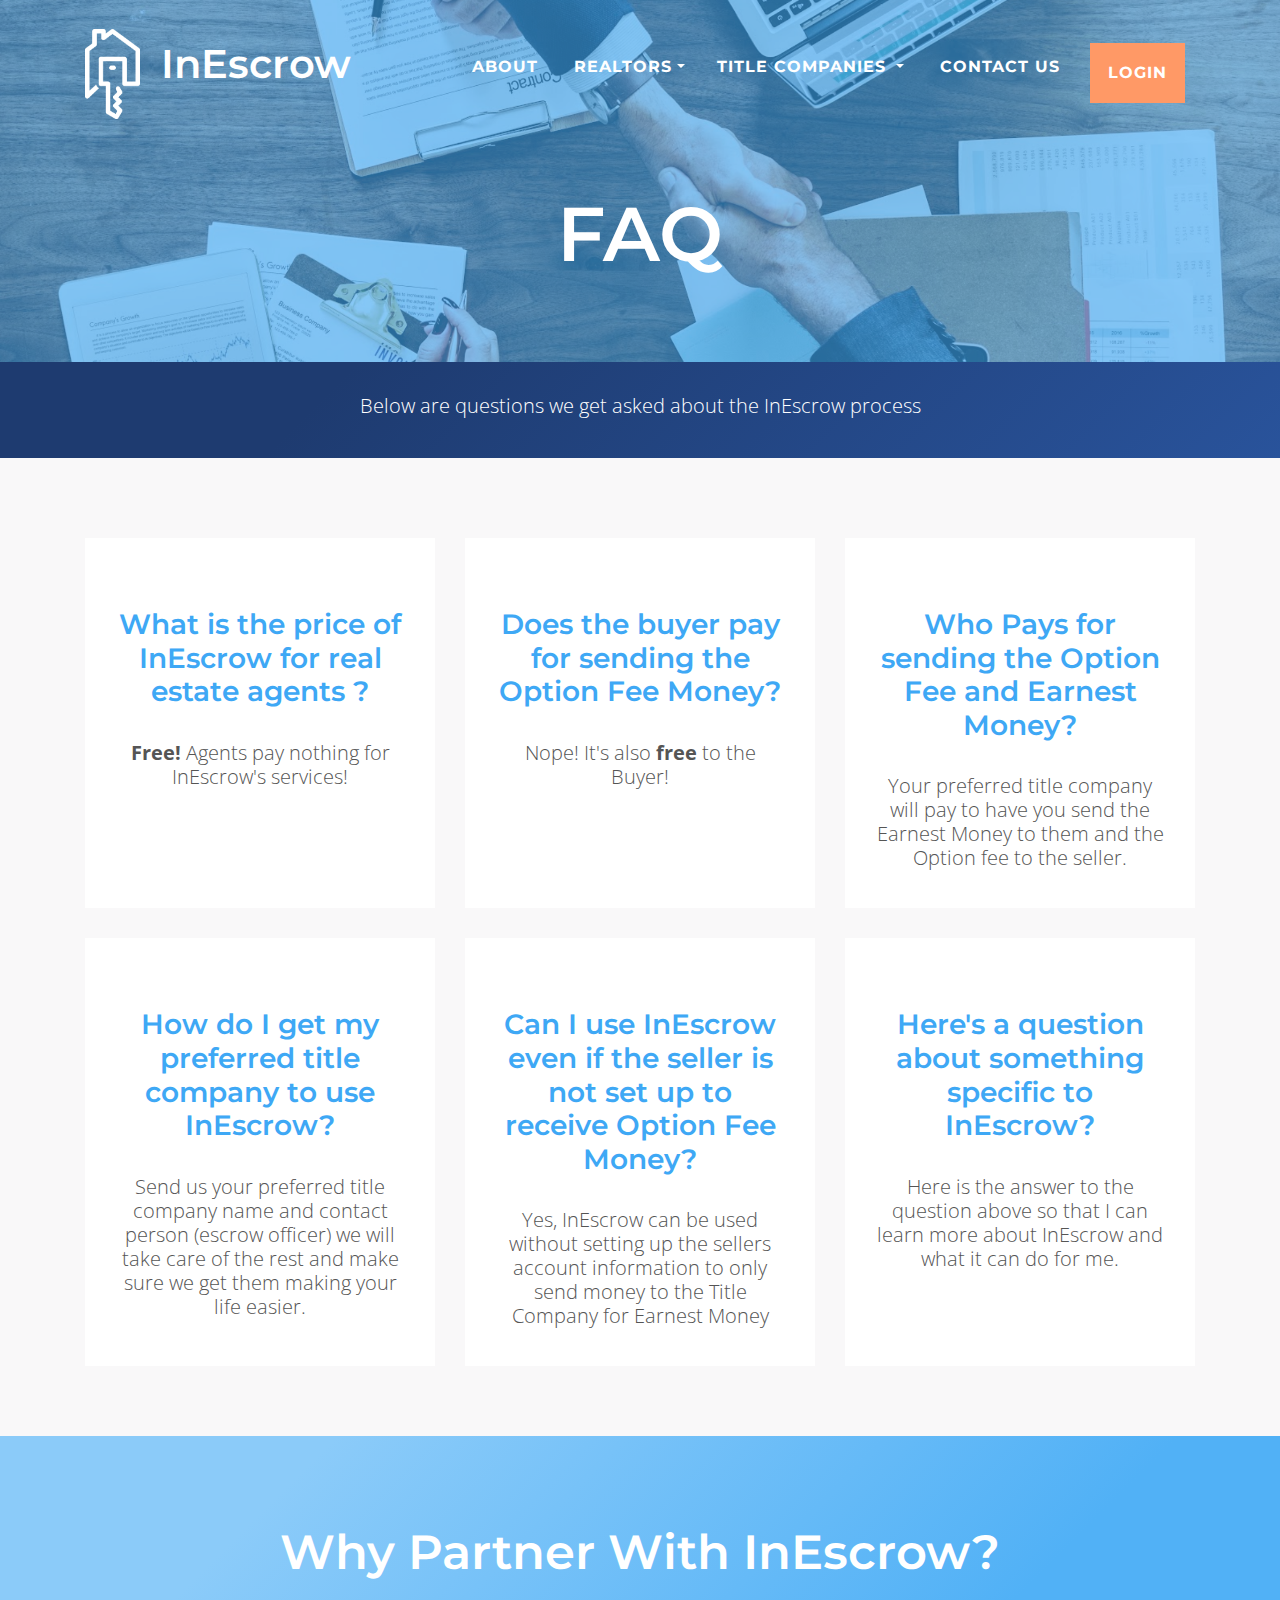
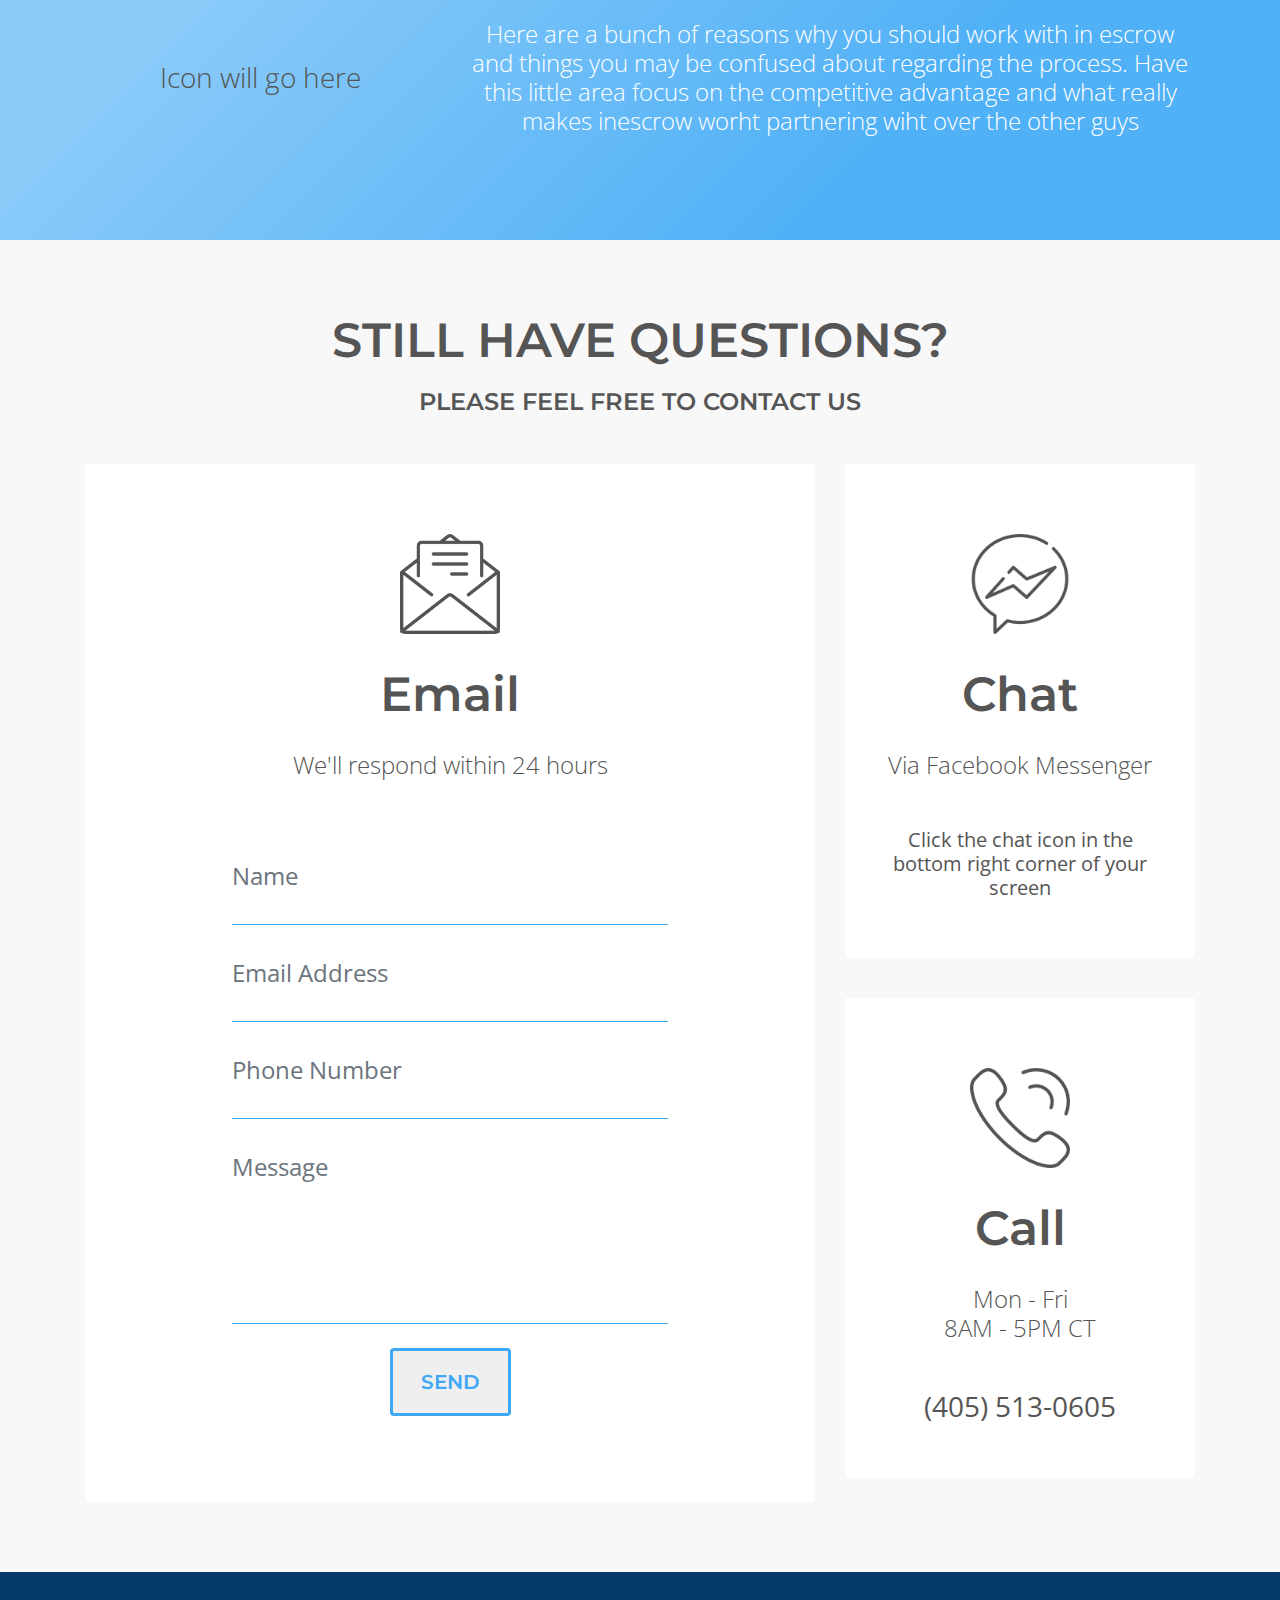
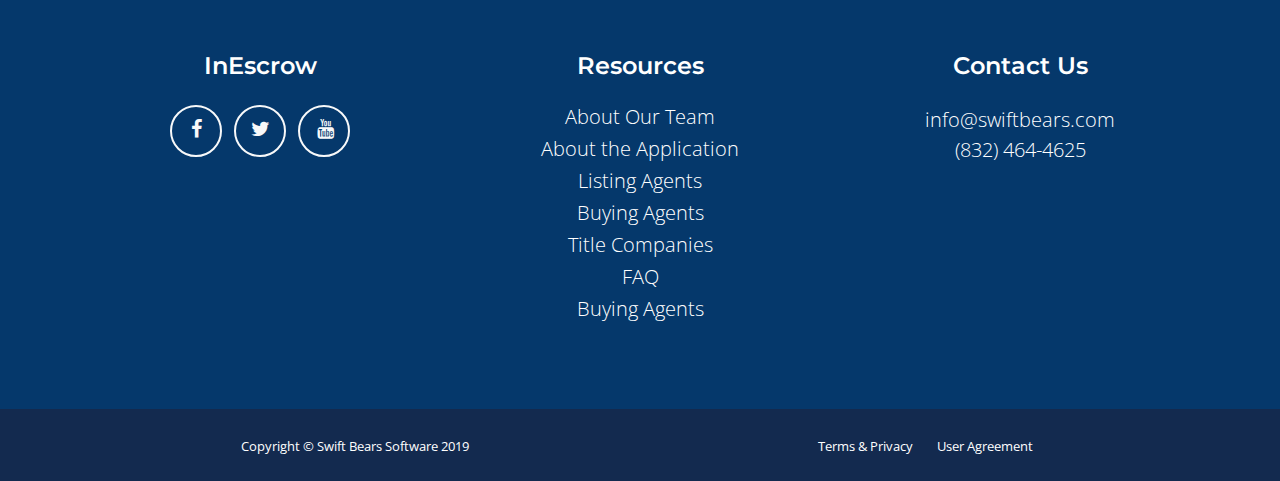
<file: pages/realtorsfaq.html>
<!DOCTYPE html>
<html lang="en">

  <head>

    <meta charset="utf-8">
    <meta name="viewport" content="width=device-width, initial-scale=1, shrink-to-fit=no">
    <meta name="description" content="">
    <meta name="author" content="">

    <title>InEscrow </title>

    <!-- Bootstrap core CSS -->
    <link href="../vendor/bootstrap/css/bootstrap.min.css" rel="stylesheet">

    <link rel="icon" href="favicon.ico" type="image/x-icon"/>
    <link rel="shortcut icon" href="favicon.ico" type="image/x-icon"/>

    <!-- Custom fonts for this template -->
    <link href="../vendor/font-awesome/css/font-awesome.min.css" rel="stylesheet" type="text/css">
    <link href="https://fonts.googleapis.com/css?family=Montserrat:400,500,600,700,900" rel="stylesheet" type="text/css">
    <link href="https://fonts.googleapis.com/css?family=Open+Sans:300" rel="stylesheet">

    <link href="../vendor/magnific-popup/magnific-popup.css" rel="stylesheet" type="text/css">

    <link href="../css/custom.css" rel="stylesheet">

    <link href="../css/freelancer.css" rel="stylesheet">
  </head>

  <body id="page-top">

   <nav class="navbar navbar-expand-lg top-nav  fixed-top text-uppercase" style="background: transparent" id="mainNav">
      <div class="container">
           <a href="../index.html" style="text-decoration: none">
            <img class="navbar-brand" height="100px" src="../img/logos/InEscrow-white.png" style="display: inline-block;"/>
          <h1 class="mont-header text-white" style="text-transform: capitalize; display: inline-block;"> InEscrow</h1></a>
            <!--<a class="navbar-brand js-scroll-trigger" href="#page-top"> Iron Oak Crossfit</a>-->

        <button class="navbar-toggler navbar-toggler-right menu-button text-uppercase text-white text-center" id="myBtn" type="button"  style="max-width: 50px" >
          <i style="float:right" class="fa fa-2x fa-bars"></i>
        </button>

        <div class="collapse navbar-collapse" id="navbarResponsive">
          <ul style="font-family: 'Montserrat', sans-serif; background-color: #1e3b70; padding-right:6px; padding-bottom: 6px" class="menu-bar  navbar-nav ml-auto">
            <li class="nav-item mx-0 mx-lg-1">
              <a class="nav-link py-3 px-0 px-lg-3 rounded js-scroll-trigger" href="about.html">About</a>
            </li>
             
             <li class="nav-item dropdown">
              <a href="realtors.html" class="dropdown-toggle py-3 px-0 px-lg-3 nav-link" data-toggle="dropdown" role="button" aria-haspopup="true" aria-expanded="false">Realtors<span class="caret"></span></a>
              <ul class="dropdown-menu custom-dropdown-menu">
                <li ><a href="realtors.html">Overview</a></li>
                                <li ><a href="realtorsfaq.html">FAQ</a></li>
               </ul>
            </li>
            <li class="nav-item dropdown">
              <a href="titlecompanies.html" class="dropdown-toggle py-3 px-0 px-lg-3 nav-link"  data-toggle="dropdown" role="button" aria-haspopup="true" aria-expanded="false">Title Companies <span class="caret"></span></a>
              <ul class="dropdown-menu custom-dropdown-menu">
                <li ><a href="titlecompanies.html">Overview</a></li>
                <li ><a href="titlecompaniesfaq.html">FAQ</a></li>
                <li ><a href="pricing.html">Pricing</a></li>
               </ul>
            </li>
            
            </li>
            <li class="nav-item mx-0 mx-lg-1">
              <a class="nav-link py-3 px-0 px-lg-3 rounded js-scroll-trigger" href="contact.html">Contact Us</a>
            </li>
            
           <li class="nav-item mx-0 mx-lg-1">
              <a class="btn btn-primary nav-link py-3 px-0 px-lg-3 js-scroll-trigger" style="border-radius: 0px !important; href="contact.html"><strong>LOGIN</strong></a>
            </li>
          </ul>
        </div>
      </div>
    </nav>

    

    


    <!-- Header Section -->
   <!-- <header style ="margin-top:40px; background-image: url('../img/facilities/rowersorange.png'); position: relative; ;background-size: cover; background-position: top top; background-repeat: no-repeat;" class="masthead  text-white text-center">
        <div class="container">
            <div class="row" style="margin-top: auto; margin-bottom: auto">
                <div style="margin-top: auto; margin-bottom: auto;" class="col-12">
                    <h1 class="text-uppercase mb-0 mont-header">Relationships With<br/> Realtors</h1>
                </div>



            </div>

        </div>
    </header>-->
          <header style ="  background-size: 100%; width: auto; position: relative;  background-position: top top; background-repeat: no-repeat;" class="masthead realtorfaq-header-image text-white text-center">
     <div class="container">

        <div class="container">
            <div class="row" style="margin-top: auto; margin-bottom: auto">
                <div style="margin-top: auto; margin-bottom: auto;" class="col-12">
                    <h1 class="text-uppercase mb-0 mont-header text-white">FAQ
                </div>



            </div>

        </div>
    </header>



   <section class="darkest-gradient"  style="padding: 2em;" id="about">
      
      <h5 class="text-center  text-white">Below are questions we get asked about the InEscrow process
      </h5>

   </section>

   <section class="light-background" style="padding: 40px">
      <div class="container " >
          <div class="spacer"></div>
          <div class="spacer"></div>

          <div class="row">

            <div class="col-xl-4 col-lg-4 col-md-12 col-sm-12 col-xs-12" style="padding-bottom: 30px">
            	<div class="container white-background" style="height:100%;  padding: 30px 30px 30px 30px;">

	              <div class="spacer"></div>
	              <div class="spacer"></div>

	              <h3 class="mont-header text-primary"> What is the price of InEscrow for real estate agents ?  </h3>

	              <h5><br/>
	                <span style="font-weight: bold">Free!</span> Agents pay nothing for InEscrow's services!
	              </h5>
            	</div>
          	</div>

          	<div class="col-xl-4 col-lg-4 col-md-12 col-sm-12 col-xs-12" style="padding-bottom: 30px">
            	<div class="container white-background" style="height:100%;  padding: 30px 30px 30px 30px;">

	              <div class="spacer"></div>
	              <div class="spacer"></div>

	              <h3 class="mont-header text-primary"> Does the buyer pay for sending the Option Fee Money?  </h3>

	              <h5><br/>
	                Nope! It's also <span style="font-weight: bold">free</span> to the Buyer!
	              </h5>
            	</div>
          	</div>

          	<div class="col-xl-4 col-lg-4 col-md-12 col-sm-12 col-xs-12" style="padding-bottom: 30px">
            	<div class="container white-background" style="height:100%;  padding: 30px 30px 30px 30px;">

	              <div class="spacer"></div>
	              <div class="spacer"></div>

	              <h3 class="mont-header text-primary"> Who Pays for sending the Option Fee and Earnest Money?  </h3>

	              <h5><br/>
	                Your preferred title company will pay to have you send the Earnest Money to them and the Option fee to the seller. 
	              </h5>
            	</div>
          	</div>
        </div>

        <div class="row">

           <div class="col-xl-4 col-lg-4 col-md-12 col-sm-12 col-xs-12" style="padding-bottom: 30px">
            	<div class="container white-background" style="height:100%; padding: 30px 30px 30px 30px;">

	              <div class="spacer"></div>
	              <div class="spacer"></div>

	              <h3 class="mont-header text-primary"> How do I get my preferred title company to use InEscrow?  </h3>

	              <h5><br/>Send us your preferred title company name and contact person (escrow officer) we will take care of the rest and make sure we get them making your life easier. 
	              </h5>
            	</div>
          	</div>

         <div class="col-xl-4 col-lg-4 col-md-12 col-sm-12 col-xs-12" style="padding-bottom: 30px">
            	<div class="container white-background" style="height:100%;padding: 30px 30px 30px 30px;">

	              <div class="spacer"></div>
	              <div class="spacer"></div>

	              <h3 class="mont-header text-primary"> Can I use InEscrow even if the seller is not set up to receive Option Fee Money? </h3>

	              <h5><br/>
	                Yes, InEscrow can be used without setting up the sellers account information to only send money to the Title Company for Earnest Money 

	              </h5>
            	</div>
          	</div>

          <div class="col-xl-4 col-lg-4 col-md-12 col-sm-12 col-xs-12" style="padding-bottom: 30px">
            	<div class="container white-background" style="height:100%;padding: 30px 30px 30px 30px;">

	              <div class="spacer"></div>
	              <div class="spacer"></div>

	              <h3 class="mont-header text-primary"> Here's a question about something specific to InEscrow? </h3>

	              <h5><br/>
	                Here is the answer to the question above so that I can learn more about InEscrow and what it can do for me.
	              </h5>
            	</div>
          	</div>
        </div>
      </div>

       
   </section>



    <!-- Security Section -->
    <section class="mb-0 light-gradient" id="about">
      <div class="container">
      	<h2 class="text-center mont-header text-white">Why Partner With InEscrow?</h2>
      	<div class="spacer"></div>
      	<div class="spacer"></div>
      	<div class="row vertically-center">
      		<div class="col-4 vertically-center">
      			<h3> Icon will go here </h3>
      		</div>
      		<div class = "col-lg-8 text-white">
      			<h4 class="text-white">
      				Here are a bunch of reasons why you should work with in escrow and things you may be confused about regarding the process. Have this little area focus on the competitive advantage and what really makes inescrow worht partnering wiht over the other guys
      			</h4>
      		</div>
      	</div>
        
      </div>
     </section>


   <section class="light-background" style="padding: 40px">
     
      <div class="container " >
        <div class="spacer col-lg-12"></div>
        <div class="spacer col-lg-12"></div>

        <h2 class="text-center text-uppercase mont-header ">Still Have questions? </h2>
        <div class="spacer"></div>
        <h4 class="text-center text-uppercase mont-header"> Please Feel Free to contact us </h4>
          <div class="spacer"></div>
          <div class="spacer"></div>

          <div class="row">

            <div class="col-xl-8 col-lg-8 col-md-12 col-sm-12 col-xs-12" style="padding-bottom: 30px">
            <div class="container white-background" style="padding: 30px 30px 30px 30px;">

      
              <div class="spacer"></div>
              <div class="spacer"></div>
          
              <img height="100px" src="../img/icons/emailus.png"/>

              <div class="spacer"></div>
              <div class="spacer"></div>

              <h2 class="mont-header"> Email  </h2>


              <h4><br/>
                We'll respond within 24 hours
              </h4>

                 <div class="spacer"></div>
              <div class="spacer"></div>


          <div class="row">
          <div class="col-lg-8 mx-auto">
            <!-- To configure the contact form email address, go to mail/contact_me.php and update the email address in the PHP file on line 19. -->
            <!-- The form should work on most web servers, but if the form is not working you may need to configure your web server differently. -->
            <form name="sentMessage" id="contactForm" style="font-family: Open Sans" novalidate="novalidate">
              <div class="control-group">
                <div class="form-group floating-label-form-group controls mb-0 pb-2">
                  <label>Name</label>
                  <input class="form-control" id="name" type="text" placeholder="Name" required="required" data-validation-required-message="Please enter your name.">
                  <p class="help-block text-danger"></p>
                </div>
              </div>
              <div class="control-group">
                <div class="form-group floating-label-form-group controls mb-0 pb-2">
                  <label>Email Address</label>
                  <input class="form-control" id="email" type="email" placeholder="Email Address" required="required" data-validation-required-message="Please enter your email address.">
                  <p class="help-block text-danger"></p>
                </div>
              </div>
              <div class="control-group">
                <div class="form-group floating-label-form-group controls mb-0 pb-2">
                  <label>Phone Number</label>
                  <input class="form-control" id="phone" type="tel" placeholder="Phone Number" required="required" data-validation-required-message="Please enter your phone number.">
                  <p class="help-block text-danger"></p>
                </div>
              </div>
              <div class="control-group">
                <div class="form-group floating-label-form-group controls mb-0 pb-2">
                  <label>Message</label>
                  <textarea class="form-control" id="message" rows="4" placeholder="Message" required="required" data-validation-required-message="Please enter a message."></textarea>
                  <p class="help-block text-danger"></p>
                </div>
              </div>
              <br>
              <div id="success"></div>
              <div class="form-group">
                <button type="submit" class=" mont-header btn btn-action-outline btn-xl " id="sendMessageButton">SEND</button>
              </div>
            </form>
            <div class="spacer"></div>
          <div class="spacer"></div>
          </div>
        </div>


            </div>
          </div>

          <div class="col-xl-4 col-lg-4 col-md-12 col-sm-12 col-xs-12" style="padding-bottom: 30px">
            <div class="container white-background" style="padding: 30px 30px 30px 30px;">
              
               
             

              <div class="spacer"></div>
              <div class="spacer"></div>

              <img height="100px" src="../img/icons/messenger.png"/>

              <div class="spacer"></div>
              <div class="spacer"></div>

              <h2 class="mont-header"> Chat  </h2>

              <h4><br/>
                Via Facebook Messenger
              </h4>
              
              <div class="spacer"></div>
              <div class="spacer"></div>
              
              <h5><strong>Click the chat icon in the bottom right corner of your screen</strong></h5>
              
              <div class="spacer"></div>

            </div>

            <div class="spacer"></div>
              <div class="spacer"></div>


               <div class="container white-background" style="padding: 30px 30px 46px 30px;">
                <div class="spacer"></div>
                <div class="spacer"></div>

                <img height="100px" src="../img/icons/phone-call.png"/>

                <div class="spacer"></div>
                <div class="spacer"></div>

                 <h2 class="mont-header"> Call </h2>

                <h4><br/>
                  Mon - Fri <br/> 8AM - 5PM CT<br/>
                  <div class="spacer"></div>
                <div class="spacer"></div>
                  <h3><strong>(405) 513-0605</strong></h3>
                </h4>
            </div>
            </div>
          </div>

        
        </div>
      </div>

       
   </section>


<footer class="footer text-center" style="background-color: #05386b">
      <div class="container">
        <div class="row">
          <div class="col-md-4 mb-5 mb-lg-0">
            <h4 class="mont-header mb-4 text-white">InEscrow</h4>
            <ul class="list-inline mb-0">
              <li class="list-inline-item">
                <a class="btn btn-outline-light btn-social text-center rounded-circle" target="_blank" href="https://www.facebook.com/IronOakCF/">
                  <i class="fa fa-fw fa-facebook"></i>
                </a>
              </li>
              <li class="list-inline-item">
                <a class="btn btn-outline-light btn-social text-center rounded-circle" target="_blank"  href="https://www.instagram.com/explore/locations/145361756/iron-oak-crossfit/?hl=en">
                  <i class="fa fa-fw fa-twitter"></i>
                </a>
              </li>
               <li class="list-inline-item">
                <a class="btn btn-outline-light btn-social text-center rounded-circle" target="_blank"  href="https://www.instagram.com/explore/locations/145361756/iron-oak-crossfit/?hl=en">
                  <i class="fa fa-fw fa-youtube"></i>
                </a>
              </li>
            </ul>
          </div>
          <div class="col-md-4 mb-5 mb-lg-0">
            <h4 class="text-white mont-header mb-4 text-white">Resources</h4>
            <a href=""><h5 class="text-white">About Our Team</h5></a>
             <a href=""><h5 class="text-white">About the Application </h5></a>
            <a href=""><h5 class="text-white">Listing Agents</h5></a>
               <a href=""><h5 class="text-white">Buying Agents</h5></a>
                <a href=""><h5 class="text-white">Title Companies</h5></a>
                 <a href=""><h5 class="text-white">FAQ</h5></a>
                  <a href=""><h5 class="text-white">Buying Agents</h5></a>
       
          
          </div>
          
          <div class="col-md-4">
            <h4 class="text-white mont-header mb-4">Contact Us</h4>
            <p class="lead mb-0 text-white">info@swiftbears.com <br/> (832) 464-4625
            </p>
          </div>
        </div>
      </div>
    </footer>
    
    
    <div class="copyright py-4 text-center text-white">
        <div class="container">
          <div class="row">
            <div class="col-6" style="float: left">
              <small>Copyright &copy; Swift Bears Software 2019</small>
            </div>
            <div class="col-6" style="float: right">
                <a href="privacyPolicy.html" style="color: white"><small>Terms & Privacy</small></a>
                <a href="useragreement.html" style="color: white; padding-left: 20px"><small>User Agreement</small></a>
              </div>
          </div>
        </div>
      </div>
  
    <!-- The Modal -->
    <div id="myModal" class="menu-bar  navbar-nav  navbar modal" style="min-height: 100%; padding-top:35px;padding-right:0 !important">
      <!-- Modal content -->
      <div class="" style="min-height: 100%">
     
        <div style="float: right; padding-right: 45px; opacity: 1; font-color: white" class="close">&times;</div>
       
        <div class="text-center">
          <div class="spacer"></div>
          <div class="spacer"></div>
          <div class="nav-item dropdown">
            <a class="nav-link text-uppercase mont-header mont-header text-white py-3 px-0 px-lg-3 nav-link" id="menu1" style="font-size: 25px" role="button" aria-haspopup="true"   href="about.html" >About</a>
          </div>
          <div class="nav-item dropdown">
            <a class="nav-link text-uppercase mont-header mont-header text-white dropdown-toggle py-3 px-0 px-lg-3 nav-link" id="menu1" style="font-size: 25px" data-toggle="dropdown" role="button" aria-haspopup="true" aria-expanded="false"  href="realtors.html" >Realtors
            <span class="caret"></span></a>
            <ul class="dropdown-menu custom-dropdown-menu" style="background-color: rgba(62,169,245, 0.8);">
              <li ><a role="menuitem" class="mont-header text-white" href="realtors.html">Overview</a></li>
              <li ><a role="menuitem" tabindex="-1" class="mont-header text-white" href="realtorsfaq.html">FAQ</a></li>
            </ul>
          </div>
          <div class="nav-item dropdown">
            <a class="nav-link text-uppercase mont-header mont-header text-white dropdown-toggle py-3 px-0 px-lg-3 nav-link" id="menu1" style="font-size: 25px" data-toggle="dropdown" role="button" aria-haspopup="true" aria-expanded="false"  href="titlecompanies.html" >Title Companies
            <span class="caret"></span></a>
            <ul class="dropdown-menu custom-dropdown-menu" style="background-color: rgba(62,169,245, 0.8);">
              <li ><a role="menuitem" class="mont-header text-white" href="titlecompanies.html">Overview</a></li>
              <li ><a role="menuitem" tabindex="-1" class="mont-header text-white" href="titlecompaniesfaq.html">FAQ</a></li>
              <li ><a role="menuitem" tabindex="-1" class="mont-header text-white" href="pricing.html">Pricing</a></li>
            </ul>
          </div>
           <div class="nav-item dropdown">
            <a class="nav-link text-uppercase mont-header mont-header text-white py-3 px-0 px-lg-3 nav-link" id="menu1" style="font-size: 25px" role="button" aria-haspopup="true"   href="contact.html" >Contact us</a>
          </div>
            <div class="spacer"></div>
            <div class="col-12 text-center" style="margin-left: auto; margin-right: auto;">
              
                <a class="mont-header  text-white btn btn-primary nav-link py-3 px-0 px-lg-3 js-scroll-trigger" style="border-radius: 0px !important; margin: 0; width:200px; margin-left: auto; margin-right: auto" href="contact.html" >LOGIN
                </a>
              
          </div>
          
      </div>
      </div>
    </div>
   

   
    <!-- Bootstrap core JavaScript -->
    <script src="../vendor/jquery/jquery.min.js"></script>
    <script src="../vendor/bootstrap/js/bootstrap.bundle.min.js"></script>
     <script src="../js/waypoints-lib/jquery.waypoints.min.js"></script>
    <script src="../js/waypoints-lib/noframework.waypoints.min.js"></script>
    <script src="../js/modal.js"></script>


    <!-- Plugin JavaScript -->
    <script src="../vendor/jquery-easing/jquery.easing.min.js"></script>
    <script src="../vendor/magnific-popup/jquery.magnific-popup.min.js"></script>

    <!-- Contact Form JavaScript -->
    <script src="../js/jqBootstrapValidation.js"></script>
    <script src="../js/contact_me.js"></script>

    <!-- Custom scripts for this template -->
    <script src="../js/freelancer.js"></script>


    <!-- Load Facebook SDK for JavaScript -->
    <div class="fb-customerchat"
       page_id="2023874254341229"
       minimized="true">
    </div>
    <script>
      
      window.fbAsyncInit = function() {
        FB.init({
          appId            : '563253377457160',
          autoLogAppEvents : true,
          xfbml            : true,
          version          : 'v2.11'
        });
      };
    (function(d, s, id){
         var js, fjs = d.getElementsByTagName(s)[0];
         if (d.getElementById(id)) {return;}
         js = d.createElement(s); js.id = id;
         js.src = "https://connect.facebook.net/en_US/sdk/xfbml.customerchat.js";
         fjs.parentNode.insertBefore(js, fjs);
       }(document, 'script', 'facebook-jssdk'));
    </script>
  </body>

</html>
</file>
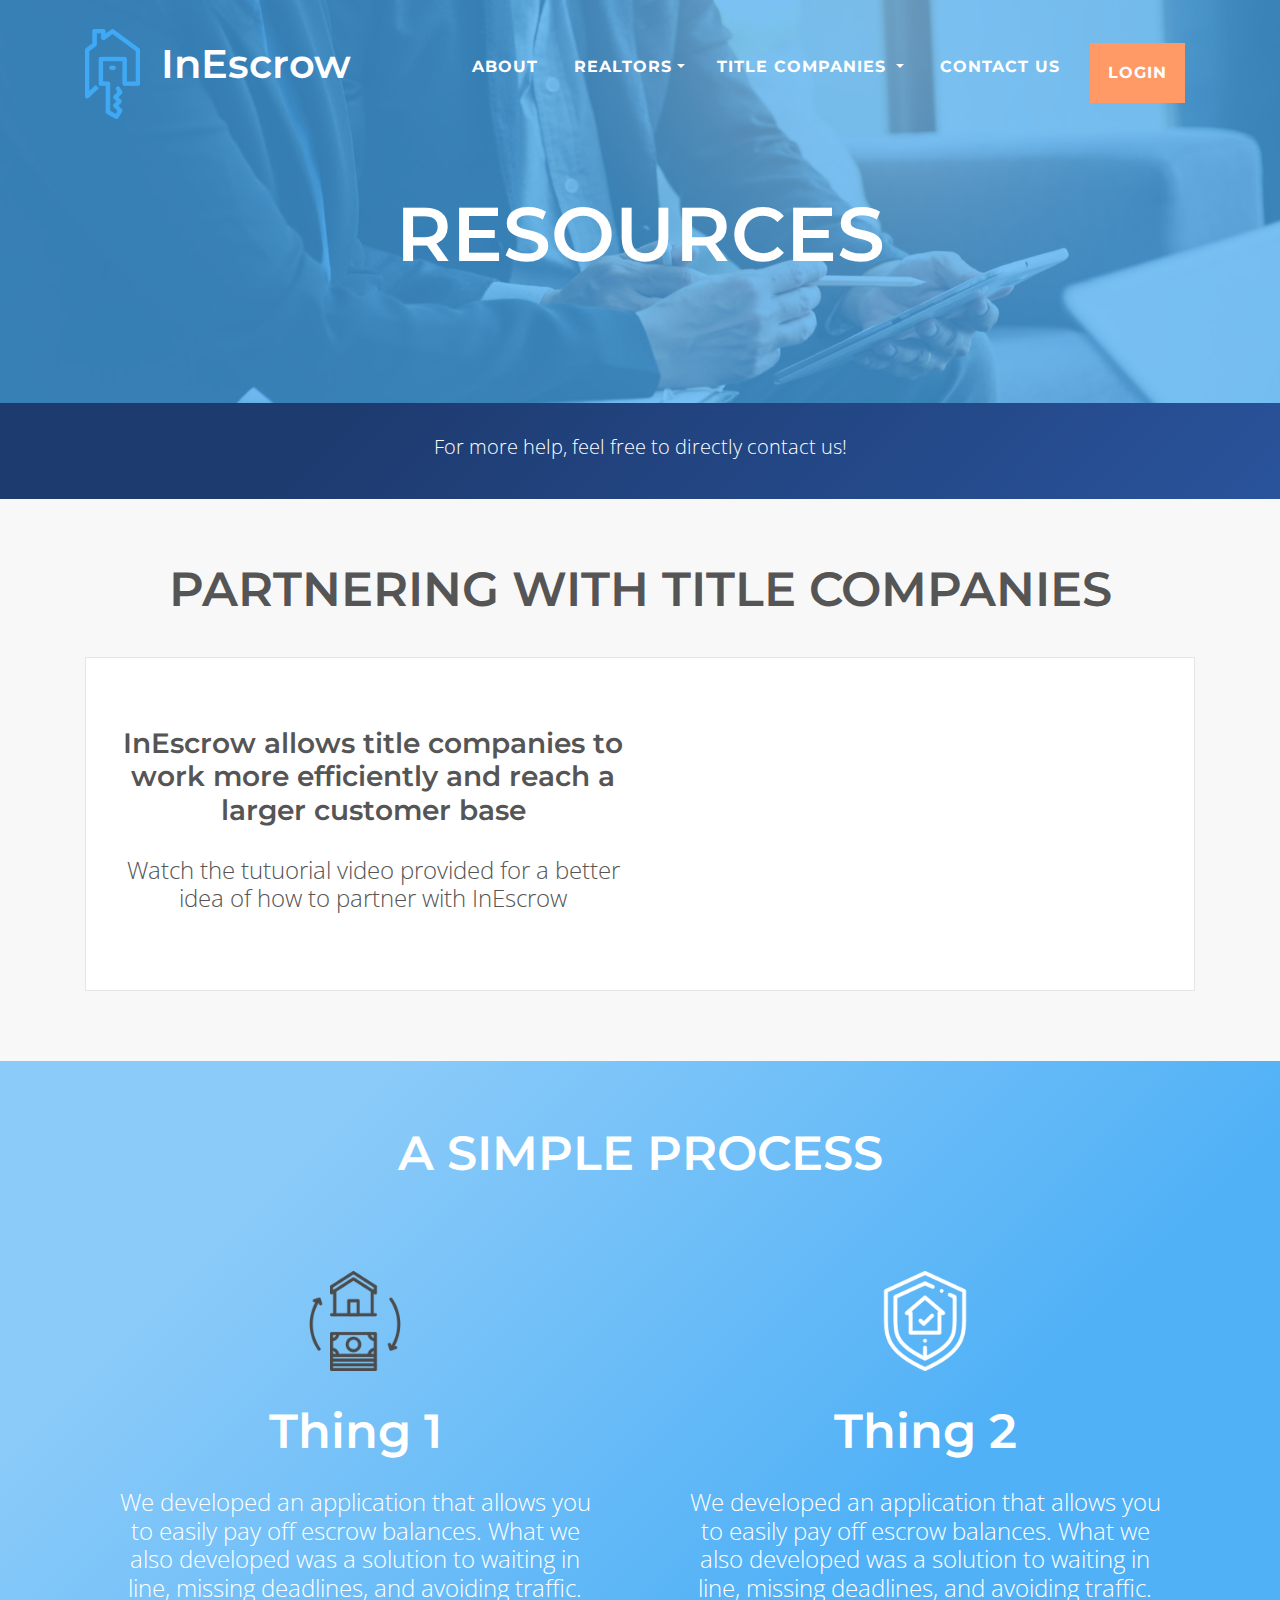
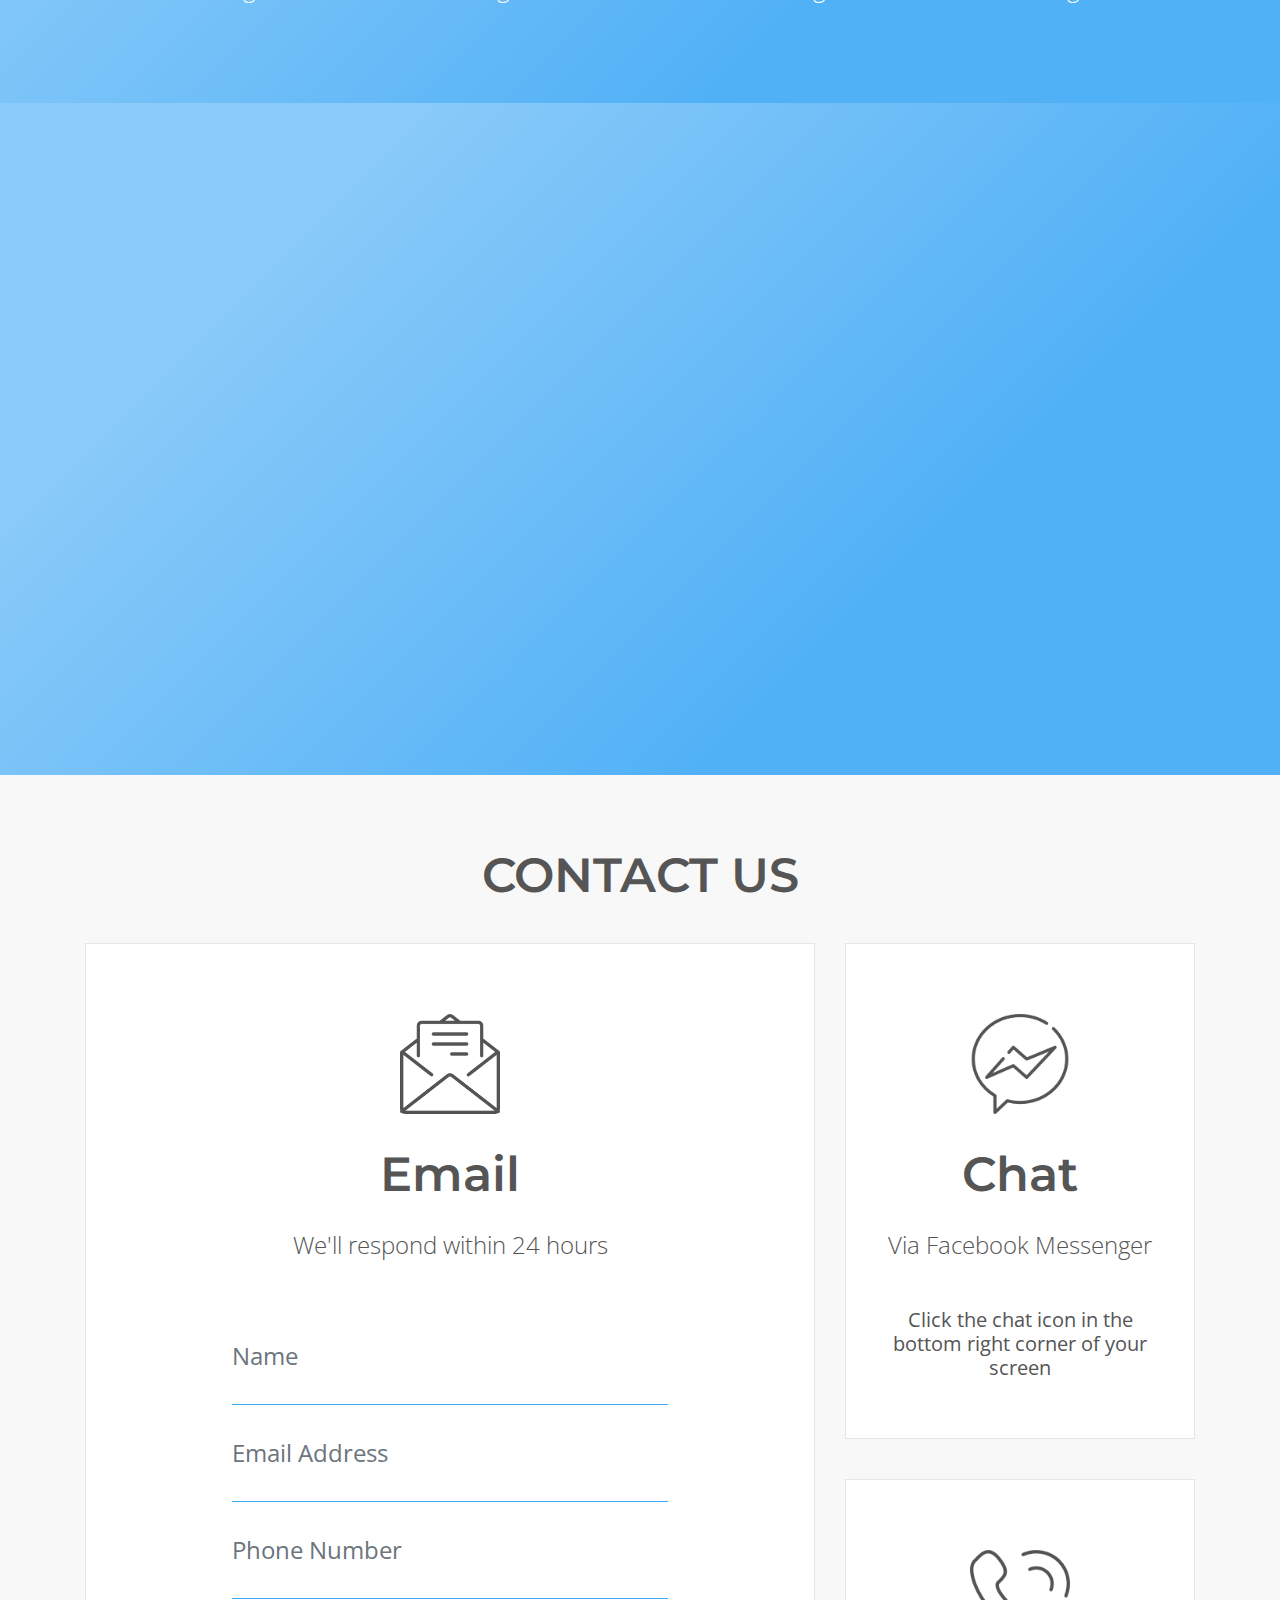
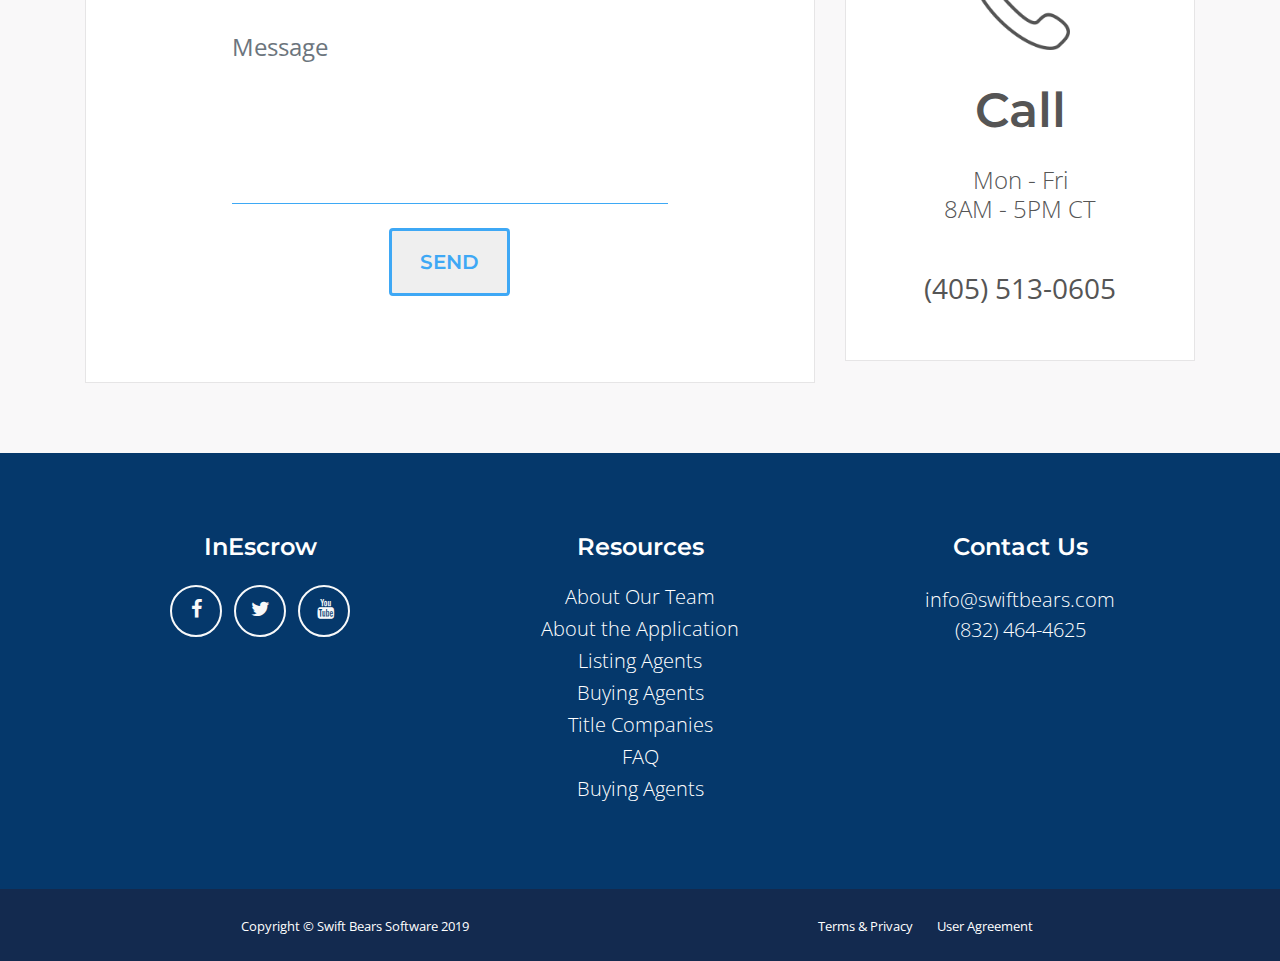
<file: pages/titlecompanies-resources.html>
<!DOCTYPE html>
<html lang="en">

  <head>

    <meta charset="utf-8">
    <meta name="viewport" content="width=device-width, initial-scale=1, shrink-to-fit=no">
    <meta name="description" content="">
    <meta name="author" content="">

    <title>InEscrow </title>

    <!-- Bootstrap core CSS -->
    <link href="../vendor/bootstrap/css/bootstrap.min.css" rel="stylesheet">

    <link rel="icon" href="favicon.ico" type="image/x-icon"/>
    <link rel="shortcut icon" href="favicon.ico" type="image/x-icon"/>

    <!-- Custom fonts for this template -->
    <link href="../vendor/font-awesome/css/font-awesome.min.css" rel="stylesheet" type="text/css">
    <link href="https://fonts.googleapis.com/css?family=Montserrat:400,500,600,700,900" rel="stylesheet" type="text/css">
    <link href="https://fonts.googleapis.com/css?family=Varela+Round" rel="stylesheet">
        <link href="https://fonts.googleapis.com/css?family=Open+Sans:300" rel="stylesheet">

    <link href="../vendor/magnific-popup/magnific-popup.css" rel="stylesheet" type="text/css">

    <link href="../css/custom.css" rel="stylesheet">

    <link href="../css/freelancer.css" rel="stylesheet">
  </head>

  <body id="page-top">
 <nav class="navbar navbar-expand-lg top-nav  fixed-top text-uppercase" style="background: transparent" id="mainNav">
      <div class="container">
           <a href="../index.html" style="text-decoration: none">
            <img class="navbar-brand" height="100px" src="../img/logos/InEscrow.png" style="display: inline-block;"/>
          <h1 class="mont-header text-white" style="text-transform: capitalize; display: inline-block;"> InEscrow</h1></a>
            <!--<a class="navbar-brand js-scroll-trigger" href="#page-top"> Iron Oak Crossfit</a>-->

        <button class="navbar-toggler navbar-toggler-right menu-button text-uppercase text-white text-center" id="myBtn" type="button"  style="max-width: 50px" >
          <i style="float:right" class="fa fa-2x fa-bars"></i>
        </button>

        <div class="collapse navbar-collapse" id="navbarResponsive">
          <ul style="font-family: 'Montserrat', sans-serif; background-color: #1e3b70; padding-right:6px; padding-bottom: 6px" class="menu-bar  navbar-nav ml-auto">
            <li class="nav-item mx-0 mx-lg-1">
              <a class="nav-link py-3 px-0 px-lg-3 rounded js-scroll-trigger" href="about.html">About</a>
            </li>
             
             <li class="nav-item dropdown">
              <a href="realtors.html" class="dropdown-toggle py-3 px-0 px-lg-3 nav-link" data-toggle="dropdown" role="button" aria-haspopup="true" aria-expanded="false">Realtors<span class="caret"></span></a>
              <ul class="dropdown-menu custom-dropdown-menu">
                <li ><a href="realtors.html">Overview</a></li>
                                <li ><a href="realtorsfaq.html">FAQ</a></li>
               </ul>
            </li>
            <li class="nav-item dropdown">
              <a href="titlecompanies.html" class="dropdown-toggle py-3 px-0 px-lg-3 nav-link"  data-toggle="dropdown" role="button" aria-haspopup="true" aria-expanded="false">Title Companies <span class="caret"></span></a>
              <ul class="dropdown-menu custom-dropdown-menu">
                <li ><a href="titlecompanies.html">Overview</a></li>
                <li ><a href="titlecompaniesfaq.html">FAQ</a></li>
                <li ><a href="pricing.html">Pricing</a></li>
               </ul>
            </li>
            
            </li>
            <li class="nav-item mx-0 mx-lg-1">
              <a class="nav-link py-3 px-0 px-lg-3 rounded js-scroll-trigger" href="contact.html">Contact Us</a>
            </li>
            
           <li class="nav-item mx-0 mx-lg-1">
              <a class="btn btn-primary nav-link py-3 px-0 px-lg-3 js-scroll-trigger" style="border-radius: 0px !important; href="contact.html"><strong>LOGIN</strong></a>
            </li>
          </ul>
        </div>
      </div>
    </nav>

    
    
       <header style ="  background-size: 100%; width: auto; position: relative;  background-position: top top; background-repeat: no-repeat;" class="masthead contact-header-image text-white text-center">
     <div class="container">

        <div class="container">
            <div class="row" style="margin-top: auto; margin-bottom: auto">
                <div style="margin-top: auto; margin-bottom: auto; padding-bottom: 40px" class="col-12">
                    <h1 class="text-uppercase mb-0 mont-header text-white">Resources</h1>
                </div>
                <div style="margin-top: auto; margin-bottom: auto;" class="col-12">
   
                </div>



            </div>

        </div>
    </header>

  <!-- Video Section -->
   <section class="darkest-gradient"  style="padding: 2em;" id="about">
      
      <h5 class="text-center  text-white">For more help, feel free to directly contact us!
      </h5>

   </section>

    <!-- Coaches Section -->
    <!--
    <section  class="mb-0 "  style="padding-bottom:50px; padding-top: 50px" id="about">
      <div class="container" style="padding-right:30px; padding-bottom: 0;padding-left:30px; ">
               <div class="spacer"></div>

        <h2 class="mont-header text-center text-uppercase ">want to learn more?</h2>
    
        <div class="spacer"></div>
                <div class="spacer"></div>



        <div class="row" style="background-color: white; padding-top: 40px; padding-right:20px; padding-left:20px">
          <div class="col-lg-6" style="padding-bottom: 40px; margin-top:auto; margin-bottom:auto">
              <h3 class="mont-header text-center  ">InEscrow allows real estate agents to manage all their payments</h3>

             <h4 class="">We secure your payments using the latest ACH technology to make sure transactions arrive timely and safely.
            </h4>
          </div>
          
          <div class="col-lg-6" style="padding-bottom: 40px; margin-top:auto; margin-bottom:auto">
             
              
      <div class="video-responsive">
        <iframe width="auto" height="auto" src="https://www.youtube.com/embed/fKFbnhcNnjE" frameborder="0" allowfullscreen></iframe>
      </div>


          </div>
        </div>

      </div>
    </section>
  -->


       <!-- Video Section -->
    <section  class="mb-0 light"  style="background-color: #f8f8f8; padding-bottom:50px; padding-top: 50px" id="about">
      <div class="container" style="padding-right:30px; padding-bottom: 0;padding-left:30px; ">
             
        <div class="spacer"></div>
              

        <h2 class="mont-header text-center text-uppercase ">partnering with title companies</h2>
    
    <div class="spacer"></div>
    <div class="spacer"></div>



        <div class="row" style="background-color: white; border-width: 1px; border-style: solid; border-color: 
#E6E5E6; padding-top: 40px; padding-right:20px; padding-left:20px">
          <div class="col-lg-6" style="padding-bottom: 40px; margin-top:auto; margin-bottom:auto">
              <h3 class="mont-header text-center  ">InEscrow allows title companies to work more efficiently and reach a larger customer base</h3>

              <div class="spacer"></div>
 
             <h4 class="">Watch the tutuorial video provided for a better idea of how to partner with InEscrow
            </h4>
          </div>
          
          <div class="col-lg-6" style="padding-bottom: 40px; margin-top:auto; margin-bottom:auto">
             
              <div class="video-responsive">
        <iframe width="auto" height="auto" src="https://www.youtube.com/embed/fKFbnhcNnjE" frameborder="0" allowfullscreen></iframe>
      </div>

          </div>
        </div>

      </div>
            <div class="spacer"></div>
    </section>

     <section class="light-gradient"  style="padding: 2em;" id="about">
      

      
        <div class="spacer col-lg-12"></div>
        <div class="spacer col-lg-12"></div>

        <h2 class="text-center text-uppercase mont-header text-white">A Simple Process</h2>
        <div class="container " >
          <div class="spacer"></div>
          <div class="spacer"></div>

          <div class="row">

            <div class="col-xl-6 col-lg-6 col-md-12 col-sm-12 col-xs-12" style="padding-bottom: 30px">
            <div class="container " style=" padding: 30px 30px 30px 30px;">


              <div class="spacer"></div>
     
          
              <img height="100px" class="" src="../img/icons/buy.png"/>

              <div class="spacer"></div>
              <div class="spacer"></div>

              <h2  class="mont-header text-white"> Thing 1 </h2>



              <h4 class="text-white"><br/>
                We developed an application that allows you to easily pay off escrow balances. What we also developed was a solution to waiting in line, missing deadlines, and avoiding traffic.
              </h4>
            </div>
          </div>
          <div class="col-xl-6 col-lg-6 col-md-12 col-sm-12 col-xs-12" style="padding-bottom: 30px">
            <div class="container " style=" padding: 30px 30px 30px 30px;">


              <div class="spacer"></div>
     
          
              <img height="100px" class="" src="../img/icons/guarantee.png"/>

              <div class="spacer"></div>
              <div class="spacer"></div>

              <h2  class="mont-header text-white"> Thing 2 </h2>



              <h4 class="text-white"><br/>
                We developed an application that allows you to easily pay off escrow balances. What we also developed was a solution to waiting in line, missing deadlines, and avoiding traffic.
              </h4>
            </div>
          </div>

         

        
        </div>
      </div>    
      


   </section>


   

    <section class="light-gradient"  style="padding: 2em;" id="about">
      

      <div class="video-responsive">
        <iframe width="150" height="auto" src="https://www.youtube.com/embed/fKFbnhcNnjE" frameborder="0" allowfullscreen></iframe>
      </div>


   </section>


      

 <section class="light-background" style="padding: 40px">
     
      <div class="container " >
        <div class="spacer col-lg-12"></div>
        <div class="spacer col-lg-12"></div>

        <h2 class="text-center text-uppercase mont-header ">Contact Us</h2>
          <div class="spacer"></div>
          <div class="spacer"></div>

          <div class="row">

            <div class="col-xl-8 col-lg-8 col-md-12 col-sm-12 col-xs-12" style="padding-bottom: 30px">
            <div class="container white-background" style=" border-width: 1px; border-style: solid; border-color: #E6E5E6; padding: 30px 30px 30px 30px;">

      
              <div class="spacer"></div>
              <div class="spacer"></div>
          
              <img height="100px" src="../img/icons/emailus.png"/>

              <div class="spacer"></div>
              <div class="spacer"></div>

              <h2 class="mont-header"> Email  </h2>


              <h4><br/>
                We'll respond within 24 hours
              </h4>

                 <div class="spacer"></div>
              <div class="spacer"></div>


          <div class="row">
          <div class="col-lg-8 mx-auto">
            <!-- To configure the contact form email address, go to mail/contact_me.php and update the email address in the PHP file on line 19. -->
            <!-- The form should work on most web servers, but if the form is not working you may need to configure your web server differently. -->
            <form name="sentMessage" id="contactForm" style="font-family: Open Sans" novalidate="novalidate">
              <div class="control-group">
                <div class="form-group floating-label-form-group controls mb-0 pb-2">
                  <label>Name</label>
                  <input class="form-control" id="name" type="text" placeholder="Name" required="required" data-validation-required-message="Please enter your name.">
                  <p class="help-block text-danger"></p>
                </div>
              </div>
              <div class="control-group">
                <div class="form-group floating-label-form-group controls mb-0 pb-2">
                  <label>Email Address</label>
                  <input class="form-control" id="email" type="email" placeholder="Email Address" required="required" data-validation-required-message="Please enter your email address.">
                  <p class="help-block text-danger"></p>
                </div>
              </div>
              <div class="control-group">
                <div class="form-group floating-label-form-group controls mb-0 pb-2">
                  <label>Phone Number</label>
                  <input class="form-control" id="phone" type="tel" placeholder="Phone Number" required="required" data-validation-required-message="Please enter your phone number.">
                  <p class="help-block text-danger"></p>
                </div>
              </div>
              <div class="control-group">
                <div class="form-group floating-label-form-group controls mb-0 pb-2">
                  <label>Message</label>
                  <textarea class="form-control" id="message" rows="4" placeholder="Message" required="required" data-validation-required-message="Please enter a message."></textarea>
                  <p class="help-block text-danger"></p>
                </div>
              </div>
              <br>
              <div id="success"></div>
              <div class="form-group">
                <button type="submit" class=" mont-header btn btn-action-outline btn-xl " id="sendMessageButton">SEND</button>
              </div>
            </form>
            <div class="spacer"></div>
          <div class="spacer"></div>
          </div>
        </div>


            </div>
          </div>

          <div class="col-xl-4 col-lg-4 col-md-12 col-sm-12 col-xs-12" style="padding-bottom: 30px">
            <div class="container white-background" style=" border-width: 1px; border-style: solid; border-color:  #E6E5E6; padding: 30px 30px 30px 30px;">
              
               
             

              <div class="spacer"></div>
              <div class="spacer"></div>

              <img height="100px" src="../img/icons/messenger.png"/>

              <div class="spacer"></div>
              <div class="spacer"></div>

              <h2 class="mont-header"> Chat  </h2>

              <h4><br/>
                Via Facebook Messenger
              </h4>
              
              <div class="spacer"></div>
              <div class="spacer"></div>
              
              <h5><strong>Click the chat icon in the bottom right corner of your screen</strong></h5>
              
              <div class="spacer"></div>

            </div>

            <div class="spacer"></div>
              <div class="spacer"></div>


               <div class="container white-background" style=" border-width: 1px; border-style: solid; border-color:  #E6E5E6; padding: 30px 30px 46px 30px;">
                <div class="spacer"></div>
                <div class="spacer"></div>

                <img height="100px" src="../img/icons/phone-call.png"/>

                <div class="spacer"></div>
                <div class="spacer"></div>

                 <h2 class="mont-header"> Call </h2>

                <h4><br/>
                  Mon - Fri <br/> 8AM - 5PM CT<br/>
                  <div class="spacer"></div>
                <div class="spacer"></div>
                  <h3><strong>(405) 513-0605</strong></h3>
                </h4>
            </div>
            </div>
          </div>

        
        </div>
      </div>

       
   </section>




    <!-- Footer -->
  <footer class="footer text-center" style="background-color: #05386b">
      <div class="container">
        <div class="row">
          <div class="col-md-4 mb-5 mb-lg-0">
            <h4 class="mont-header mb-4 text-white">InEscrow</h4>
            <ul class="list-inline mb-0">
              <li class="list-inline-item">
                <a class="btn btn-outline-light btn-social text-center rounded-circle" target="_blank" href="https://www.facebook.com/IronOakCF/">
                  <i class="fa fa-fw fa-facebook"></i>
                </a>
              </li>
              <li class="list-inline-item">
                <a class="btn btn-outline-light btn-social text-center rounded-circle" target="_blank"  href="https://www.instagram.com/explore/locations/145361756/iron-oak-crossfit/?hl=en">
                  <i class="fa fa-fw fa-twitter"></i>
                </a>
              </li>
               <li class="list-inline-item">
                <a class="btn btn-outline-light btn-social text-center rounded-circle" target="_blank"  href="https://www.instagram.com/explore/locations/145361756/iron-oak-crossfit/?hl=en">
                  <i class="fa fa-fw fa-youtube"></i>
                </a>
              </li>
            </ul>
          </div>
          <div class="col-md-4 mb-5 mb-lg-0">
            <h4 class="text-white mont-header mb-4 text-white">Resources</h4>
            <a href=""><h5 class="text-white">About Our Team</h5></a>
             <a href=""><h5 class="text-white">About the Application </h5></a>
            <a href=""><h5 class="text-white">Listing Agents</h5></a>
               <a href=""><h5 class="text-white">Buying Agents</h5></a>
                <a href=""><h5 class="text-white">Title Companies</h5></a>
                 <a href=""><h5 class="text-white">FAQ</h5></a>
                  <a href=""><h5 class="text-white">Buying Agents</h5></a>
       
          
          </div>
          
          <div class="col-md-4">
            <h4 class="text-white mont-header mb-4">Contact Us</h4>
            <p class="lead mb-0 text-white">info@swiftbears.com <br/> (832) 464-4625
            </p>
          </div>
        </div>
      </div>
    </footer>
    
    <div class="copyright py-4 text-center text-white">
        <div class="container">
          <div class="row">
            <div class="col-6" style="float: left">
              <small>Copyright &copy; Swift Bears Software 2019</small>
            </div>
            <div class="col-6" style="float: right">
                <a href="privacyPolicy.html" style="color: white"><small>Terms & Privacy</small></a>
                <a href="useragreement.html" style="color: white; padding-left: 20px"><small>User Agreement</small></a>
              </div>
          </div>
        </div>
      </div>


    <!-- The Modal -->
    <div id="myModal" class="menu-bar  navbar-nav  navbar modal" style="min-height: 100%; padding-top:35px;padding-right:0 !important">
      <!-- Modal content -->
      <div class="" style="min-height: 100%">
     
        <div style="float: right; padding-right: 45px; opacity: 1; font-color: white" class="close">&times;</div>
       
        <div class="text-center">
          <div class="spacer"></div>
          <div class="spacer"></div>
          <div class="nav-item dropdown">
            <a class="nav-link text-uppercase mont-header mont-header text-white py-3 px-0 px-lg-3 nav-link" id="menu1" style="font-size: 25px" role="button" aria-haspopup="true"   href="about.html" >About</a>
          </div>
          <div class="nav-item dropdown">
            <a class="nav-link text-uppercase mont-header mont-header text-white dropdown-toggle py-3 px-0 px-lg-3 nav-link" id="menu1" style="font-size: 25px" data-toggle="dropdown" role="button" aria-haspopup="true" aria-expanded="false"  href="realtors.html" >Realtors
            <span class="caret"></span></a>
            <ul class="dropdown-menu custom-dropdown-menu" style="background-color: rgba(62,169,245, 0.8);">
              <li ><a role="menuitem" class="mont-header text-white" href="realtors.html">Overview</a></li>
              <li ><a role="menuitem" tabindex="-1" class="mont-header text-white" href="realtorsfaq.html">FAQ</a></li>
            </ul>
          </div>
          <div class="nav-item dropdown">
            <a class="nav-link text-uppercase mont-header mont-header text-white dropdown-toggle py-3 px-0 px-lg-3 nav-link" id="menu1" style="font-size: 25px" data-toggle="dropdown" role="button" aria-haspopup="true" aria-expanded="false"  href="titlecompanies.html" >Title Companies
            <span class="caret"></span></a>
            <ul class="dropdown-menu custom-dropdown-menu" style="background-color: rgba(62,169,245, 0.8);">
              <li ><a role="menuitem" class="mont-header text-white" href="titlecompanies.html">Overview</a></li>
              <li ><a role="menuitem" tabindex="-1" class="mont-header text-white" href="titlecompaniesfaq.html">FAQ</a></li>
              <li ><a role="menuitem" tabindex="-1" class="mont-header text-white" href="pricing.html">Pricing</a></li>
            </ul>
          </div>
           <div class="nav-item dropdown">
            <a class="nav-link text-uppercase mont-header mont-header text-white py-3 px-0 px-lg-3 nav-link" id="menu1" style="font-size: 25px" role="button" aria-haspopup="true"   href="contact.html" >Contact us</a>
          </div>
            <div class="spacer"></div>
            <div class="col-12 text-center" style="margin-left: auto; margin-right: auto;">
              
                <a class="mont-header  text-white btn btn-primary nav-link py-3 px-0 px-lg-3 js-scroll-trigger" style="border-radius: 0px !important; margin: 0; width:200px; margin-left: auto; margin-right: auto" href="contact.html" >LOGIN
                </a>
              
          </div>
          
      </div>
      </div>
    </div>
   
   
    <!-- Bootstrap core JavaScript -->
    <script src="../vendor/jquery/jquery.min.js"></script>
    <script src="../vendor/bootstrap/js/bootstrap.bundle.min.js"></script>
     <script src="../js/waypoints-lib/jquery.waypoints.min.js"></script>
    <script src="../js/waypoints-lib/noframework.waypoints.min.js"></script>
    <script src="../js/modal.js"></script>


    <!-- Plugin JavaScript -->
    <script src="../vendor/jquery-easing/jquery.easing.min.js"></script>
    <script src="../vendor/magnific-popup/jquery.magnific-popup.min.js"></script>

    <!-- Contact Form JavaScript -->
    <script src="../js/jqBootstrapValidation.js"></script>
    <script src="../js/contact_me.js"></script>

    <!-- Custom scripts for this template -->
    <script src="../js/freelancer.js"></script>


    <!-- Load Facebook SDK for JavaScript -->
    <div class="fb-customerchat"
       page_id="2023874254341229"
       minimized="true">
    </div>
    <script>
      
      window.fbAsyncInit = function() {
        FB.init({
          appId            : '563253377457160',
          autoLogAppEvents : true,
          xfbml            : true,
          version          : 'v2.11'
        });
      };
    (function(d, s, id){
         var js, fjs = d.getElementsByTagName(s)[0];
         if (d.getElementById(id)) {return;}
         js = d.createElement(s); js.id = id;
         js.src = "https://connect.facebook.net/en_US/sdk/xfbml.customerchat.js";
         fjs.parentNode.insertBefore(js, fjs);
       }(document, 'script', 'facebook-jssdk'));
    </script>

  </body>

</html>
</file>
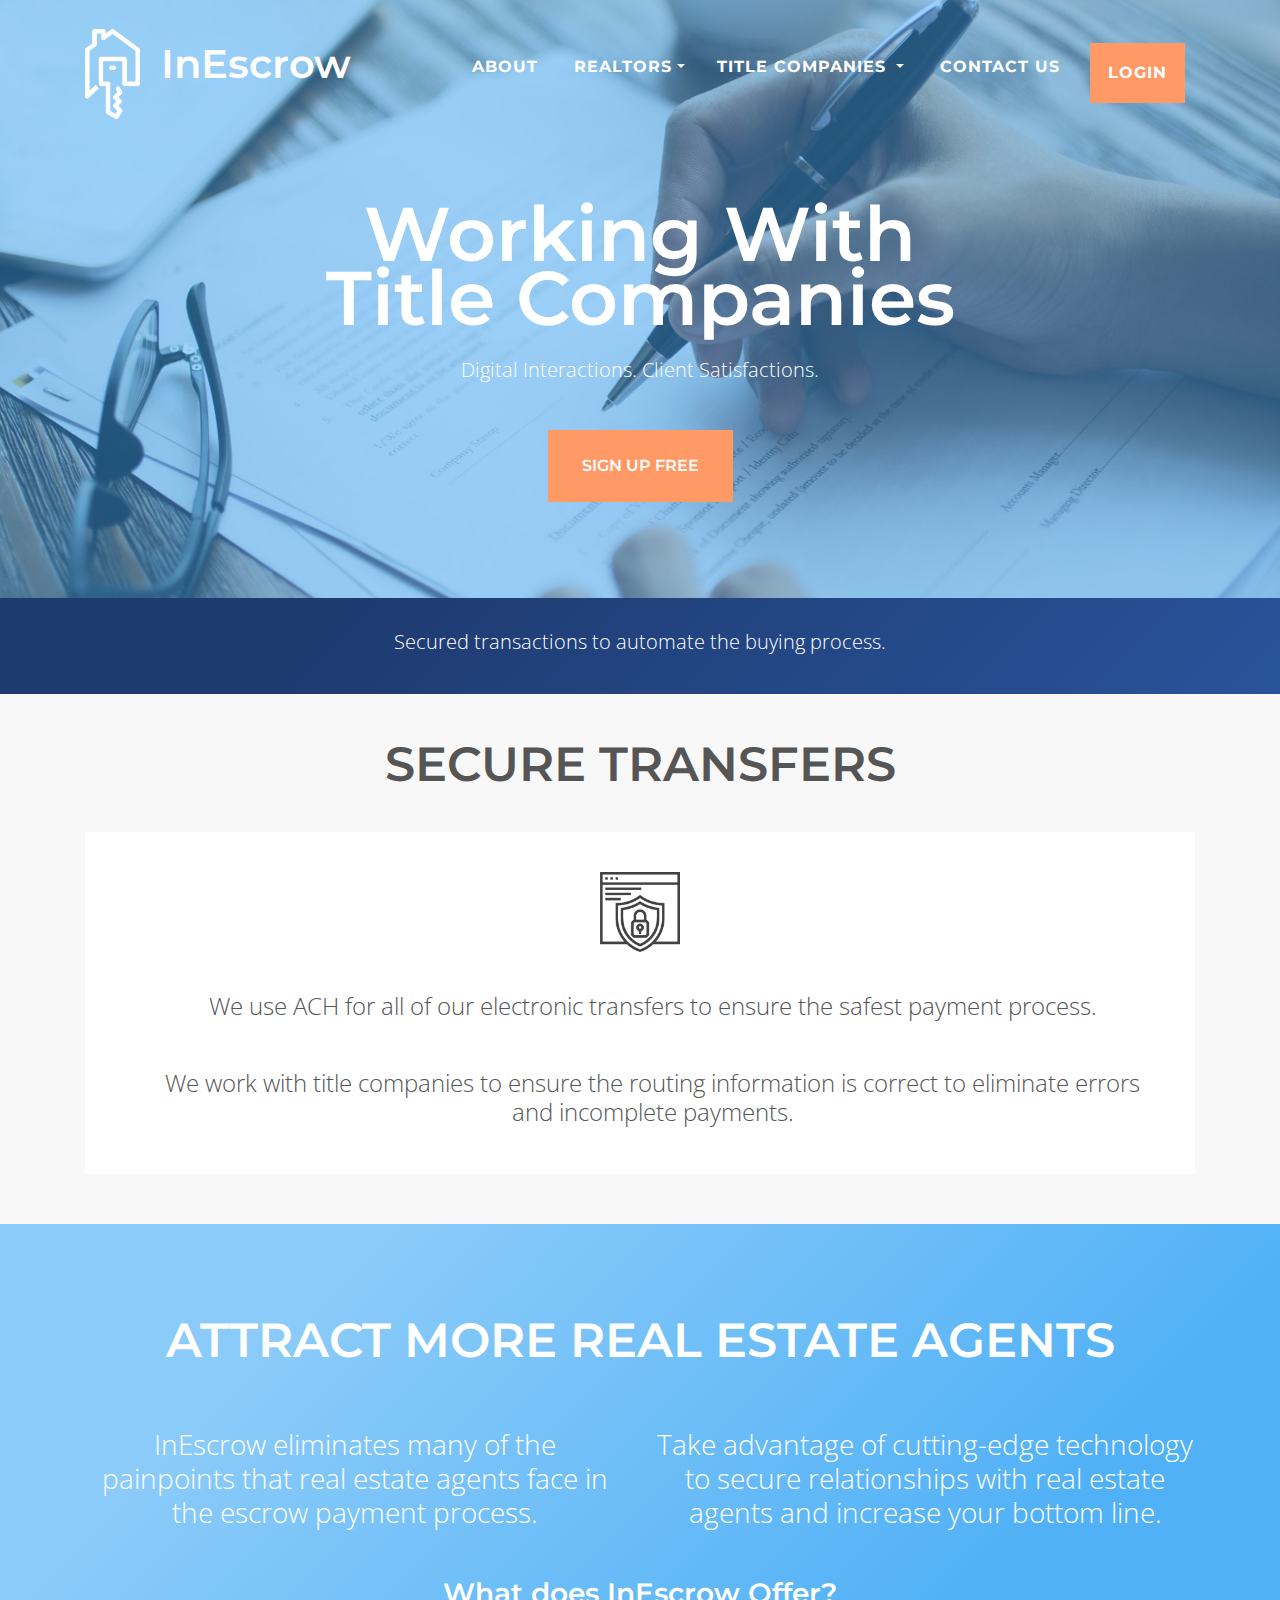
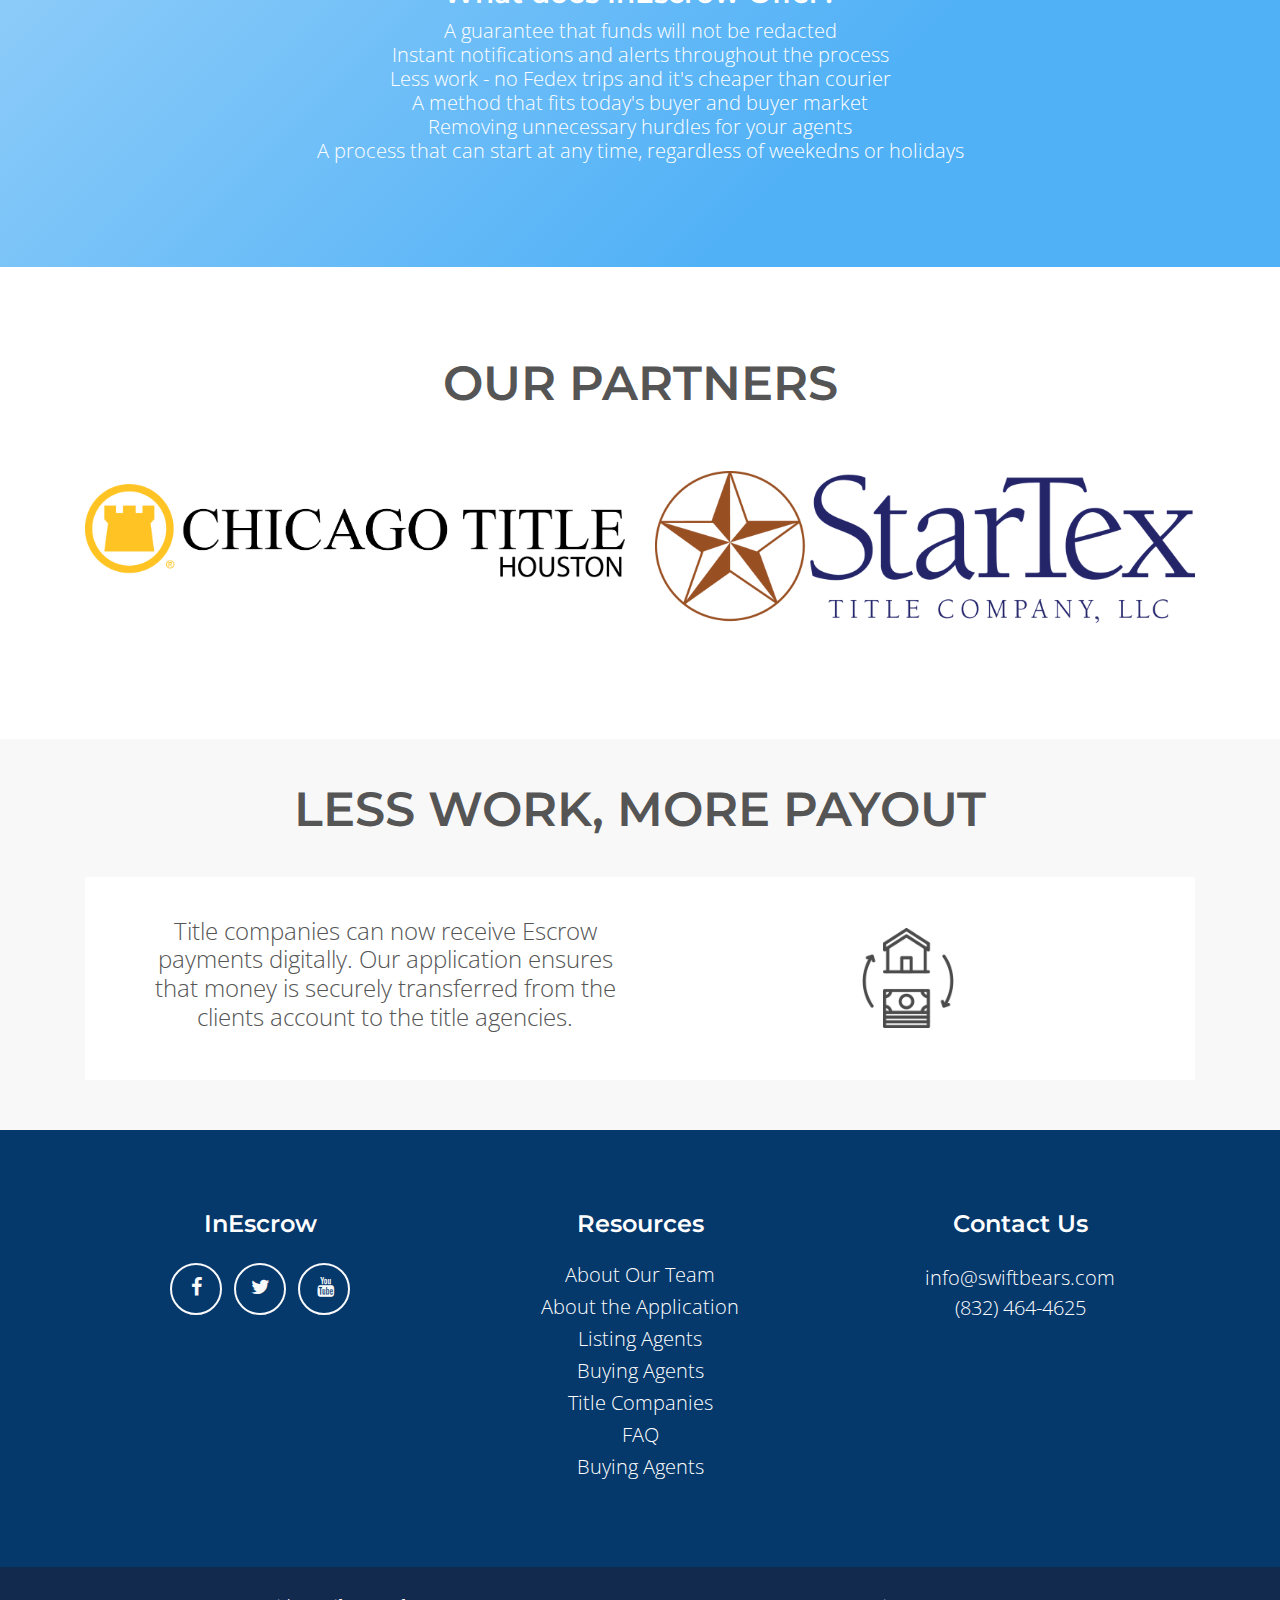
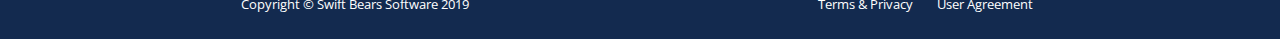
<file: pages/titlecompanies.html>
<!DOCTYPE html>
<html lang="en">

  <head>

    <meta charset="utf-8">
    <meta name="viewport" content="width=device-width, initial-scale=1, shrink-to-fit=no">
    <meta name="description" content="">
    <meta name="author" content="">

    <title>InEscrow </title>

    <!-- Bootstrap core CSS -->
    <link href="../vendor/bootstrap/css/bootstrap.min.css" rel="stylesheet">

    <link rel="icon" href="favicon.ico" type="image/x-icon"/>
    <link rel="shortcut icon" href="favicon.ico" type="image/x-icon"/>

    <!-- Custom fonts for this template -->
    <link href="../vendor/font-awesome/css/font-awesome.min.css" rel="stylesheet" type="text/css">
    <link href="https://fonts.googleapis.com/css?family=Montserrat:400,500,600,700,900" rel="stylesheet" type="text/css">
    <link href="https://fonts.googleapis.com/css?family=Open+Sans:300" rel="stylesheet">
      <link href="https://fonts.googleapis.com/css?family=Open+Sans:300" rel="stylesheet">

    <link href="../vendor/magnific-popup/magnific-popup.css" rel="stylesheet" type="text/css">
 <script src="../js/freelancer.min.js"></script>
    <link href="../css/custom.css" rel="stylesheet">

    <link href="../css/freelancer.css" rel="stylesheet">
  </head>

  <body id="page-top">
    <!-- Header Section -->
 <nav class="navbar navbar-expand-lg top-nav  fixed-top text-uppercase" style="background: transparent" id="mainNav">
      <div class="container">
           <a href="../index.html" style="text-decoration: none">
            <img class="navbar-brand" height="100px" src="../img/logos/InEscrow-white.png" style="display: inline-block;"/>
          <h1 class="mont-header text-white" style="text-transform: capitalize; display: inline-block;"> InEscrow</h1></a>
            <!--<a class="navbar-brand js-scroll-trigger" href="#page-top"> Iron Oak Crossfit</a>-->

        <button class="navbar-toggler navbar-toggler-right menu-button text-uppercase text-white text-center" id="myBtn" type="button"  style="max-width: 50px" >
          <i style="float:right" class="fa fa-2x fa-bars"></i>
        </button>

        <div class="collapse navbar-collapse" id="navbarResponsive">
          <ul style="font-family: 'Montserrat', sans-serif; background-color: #1e3b70; padding-right:6px; padding-bottom: 6px" class="menu-bar  navbar-nav ml-auto">
            <li class="nav-item mx-0 mx-lg-1">
              <a class="nav-link py-3 px-0 px-lg-3 rounded js-scroll-trigger" href="about.html">About</a>
            </li>
             
             <li class="nav-item dropdown">
              <a href="realtors.html" class="dropdown-toggle py-3 px-0 px-lg-3 nav-link" data-toggle="dropdown" role="button" aria-haspopup="true" aria-expanded="false">Realtors<span class="caret"></span></a>
              <ul class="dropdown-menu custom-dropdown-menu">
                <li ><a href="realtors.html">Overview</a></li>
                                <li ><a href="realtorsfaq.html">FAQ</a></li>
               </ul>
            </li>
            <li class="nav-item dropdown">
              <a href="titlecompanies.html" class="dropdown-toggle py-3 px-0 px-lg-3 nav-link"  data-toggle="dropdown" role="button" aria-haspopup="true" aria-expanded="false">Title Companies <span class="caret"></span></a>
              <ul class="dropdown-menu custom-dropdown-menu">
                <li ><a href="titlecompanies.html">Overview</a></li>
                <li ><a href="titlecompaniesfaq.html">FAQ</a></li>
                <li ><a href="pricing.html">Pricing</a></li>
               </ul>
            </li>
            
            </li>
            <li class="nav-item mx-0 mx-lg-1">
              <a class="nav-link py-3 px-0 px-lg-3 rounded js-scroll-trigger" href="contact.html">Contact Us</a>
            </li>
            
           <li class="nav-item mx-0 mx-lg-1">
              <a class="btn btn-primary nav-link py-3 px-0 px-lg-3 js-scroll-trigger" style="border-radius: 0px !important; href="contact.html"><strong>LOGIN</strong></a>
            </li>
          </ul>
        </div>
      </div>
    </nav>
    
      <header style ="background-image: url('../img/backgrounds/contract-blue.png'); position: relative; ;background-size: cover; background-position: top top; background-repeat: no-repeat;" class="masthead  text-white text-center">
      <div class="container">

        <!--<img class="img-fluid mb-5 d-block mx-auto" src="img/profile.png" alt="">-->
        <h1 class="mont-header text-white "> <span class=""> Working With <br/> Title Companies</h1>
   
          <div class="spacer"></div>
        <h5 class="text-white"> Digital Interactions. Client Satisfactions.</h5>
        <!--<h1 class="text-uppercase mb-0">Iron Oak CrossFit</h1>-->
       <div class="spacer"></div>
        <div class="col-lg-12" style="text-align:center; padding-top: 20px">
                 
            <a class="btn btn-primary mont-header " href="pages/start.html" style="border-radius: 0px !important; border-width: 4px; padding-bottom: 20px; padding-top: 20px; padding-right: 30px; padding-left: 30px" role="button">SIGN UP FREE</a>
            
        </div>
      </div>
    </header>


     <!-- Highlight Blurb Section -->
    <section class=" darkest-gradient "  style="padding: 2em; " id="about">
      
      <h5 class="text-center  text-white">Secured transactions to automate the buying process.
      </h5>

   </section>


   <!-- SEcured transfers section -->
    <section  class="mb-0 light-background"  style=" padding-bottom:50px; padding-top: 50px;" id="about">
      <div class="container" style="padding-right:30px; padding-bottom: 0;padding-left:30px; ">
        <h2 class="mont-header text-center text-uppercase ">Secure Transfers</h2>
        <div class="spacer"></div>
        <div class="spacer"></div>



        <div class="row" style="background-color: white; padding-top: 40px; padding-right:20px; padding-left:20px">
          <div class="col-lg-12" style="padding-bottom: 40px; margin-top:auto; margin-bottom:auto">
              <img height="80px" src="../img/icons/applications.png"/>
          </div>

          <div class="col-lg-12" style="padding-bottom: 40px; padding-left:40px; padding-right: -20px; margin-top:auto; margin-bottom:auto">
             <h4 class="">We use ACH for all of our electronic transfers to ensure the safest payment process. 




            </h4>
          </div>
        
          <div class="col-lg-12" style="padding-bottom: 40px; padding-left:40px; padding-right: -20px; margin-top:auto; margin-bottom:auto">
             <h4 class="">We work with title companies to ensure the routing information is correct to eliminate errors and incomplete payments.




            </h4>
          </div>
          
          
        </div>

       

      </div>
    </section>


    <!-- Attract Realtors Section -->
    <section class="mb-0 light-gradient" id="about" >
      <div class="container">
        <h2 class="text-center text-uppercase mont-header text-white">Attract More Real Estate Agents</h2>

        <div class="spacer"></div>
        <div class="spacer"></div>
        <div class="spacer"></div>
        <div class="row">
          <div class="col-lg-6">
            <h3 class="text-white">
                InEscrow eliminates many of the painpoints that real estate agents face in the escrow payment process.
            </h3>
          </div>
          <div class="col-lg-6">
            <h3 class="text-white">
                Take advantage of cutting-edge technology to secure relationships with real estate agents and
                increase your bottom line.
            </h3>
          </div>
        </div>
        
        <div class="spacer"></div>
        <div class="spacer"></div>
     

        <h3 class="text-white mont-header">What does InEscrow Offer? </h3>
        <h5 class="text-white">
            A guarantee that funds will not be redacted<br/>
            Instant notifications and alerts throughout the process<br/>
            Less work - no Fedex trips and it's cheaper than courier<br/>
            A method that fits today's buyer and buyer market<br/>
            Removing unnecessary hurdles for your agents<br/>
            A process that can start at any time, regardless of weekedns or holidays<br/>
          </h5>
      </div>
    </section>


   <!-- Our Partners Section -->
    <section class="mb-0 " id="about">
      <div class="container" >
        <h2 class="mont-header text-center text-uppercase ">Our Partners</h2>
       
       <div class="spacer"></div>
       <div class="spacer"></div>
       <div class="spacer"></div>
     
        <div class = "row">


          <div class = "col-lg-6 col-sm-12 col-md-12" style="padding-bottom: 25px; margin-top:auto; margin-bottom: auto">
            <img class="img-fluid" style="margin-top:auto; margin-bottom: auto" src="../img/logos/ChicagoTitleHouston.png">
          </div>
          <div class="col-lg-6 col-sm-12 col-md-12">
              <img class="img-fluid"  src="../img/logos/StarTex.png">
          </div>
        </div>

        <div class="spacer"></div>

     
      </div>

    </section>

    
      <!-- Coaches Section -->
    <section  class="mb-0 light-background"  style="padding-bottom:50px; padding-top: 50px" id="about">
      <div class="container" style="padding-right:30px; padding-bottom: 0;padding-left:30px; ">
        <h2 class="mont-header text-center text-uppercase">Less Work, More Payout</h2>
        <div class="spacer"></div>
        <div class="spacer"></div>



        <div class="row" style="background-color: white;  padding-top: 40px; padding-right:20px; padding-left:20px">
          <div class="col-lg-6" style="padding-bottom: 40px; padding-left:40px; padding-right: -20px; margin-top:auto; margin-bottom:auto">
             <h4 class="">Title companies can now receive
Escrow payments digitally. 
Our application ensures that money is securely transferred from the clients account to the title agencies.

            </h4>
          </div>
          <div class="col-lg-6" style="padding-bottom: 40px; margin-top:auto; margin-bottom:auto">
             <img height="100px" src="../img/icons/buy.png"/>
          </div>
          
        </div>

      </div>
    </section>

    

   
   

      </div>
    </section>


   <footer class="footer text-center" style="background-color: #05386b">
      <div class="container">
        <div class="row">
          <div class="col-md-4 mb-5 mb-lg-0">
            <h4 class="mont-header mb-4 text-white">InEscrow</h4>
            <ul class="list-inline mb-0">
              <li class="list-inline-item">
                <a class="btn btn-outline-light btn-social text-center rounded-circle" target="_blank" href="https://www.facebook.com/IronOakCF/">
                  <i class="fa fa-fw fa-facebook"></i>
                </a>
              </li>
              <li class="list-inline-item">
                <a class="btn btn-outline-light btn-social text-center rounded-circle" target="_blank"  href="https://www.instagram.com/explore/locations/145361756/iron-oak-crossfit/?hl=en">
                  <i class="fa fa-fw fa-twitter"></i>
                </a>
              </li>
               <li class="list-inline-item">
                <a class="btn btn-outline-light btn-social text-center rounded-circle" target="_blank"  href="https://www.instagram.com/explore/locations/145361756/iron-oak-crossfit/?hl=en">
                  <i class="fa fa-fw fa-youtube"></i>
                </a>
              </li>
            </ul>
          </div>
          <div class="col-md-4 mb-5 mb-lg-0">
            <h4 class="text-white mont-header mb-4 text-white">Resources</h4>
            <a href=""><h5 class="text-white">About Our Team</h5></a>
             <a href=""><h5 class="text-white">About the Application </h5></a>
            <a href=""><h5 class="text-white">Listing Agents</h5></a>
               <a href=""><h5 class="text-white">Buying Agents</h5></a>
                <a href=""><h5 class="text-white">Title Companies</h5></a>
                 <a href=""><h5 class="text-white">FAQ</h5></a>
                  <a href=""><h5 class="text-white">Buying Agents</h5></a>
       
          
          </div>
          
          <div class="col-md-4">
            <h4 class="text-white mont-header mb-4">Contact Us</h4>
            <p class="lead mb-0 text-white">info@swiftbears.com <br/> (832) 464-4625
            </p>
          </div>
        </div>
      </div>
    </footer>
    
    <div class="copyright py-4 text-center text-white">
        <div class="container">
          <div class="row">
            <div class="col-6" style="float: left">
              <small>Copyright &copy; Swift Bears Software 2019</small>
            </div>
            <div class="col-6" style="float: right">
                <a href="privacyPolicy.html" style="color: white"><small>Terms & Privacy</small></a>
                <a href="useragreement.html" style="color: white; padding-left: 20px"><small>User Agreement</small></a>
              </div>
          </div>
        </div>
      </div>
  
    <!-- The Modal -->
    <div id="myModal" class="menu-bar  navbar-nav  navbar modal" style="min-height: 100%; padding-top:35px;padding-right:0 !important">
      <!-- Modal content -->
      <div class="" style="min-height: 100%">
     
        <div style="float: right; padding-right: 45px; opacity: 1; font-color: white" class="close">&times;</div>
       
        <div class="text-center">
          <div class="spacer"></div>
          <div class="spacer"></div>
          <div class="nav-item dropdown">
            <a class="nav-link text-uppercase mont-header mont-header text-white py-3 px-0 px-lg-3 nav-link" id="menu1" style="font-size: 25px" role="button" aria-haspopup="true"   href="about.html" >About</a>
          </div>
          <div class="nav-item dropdown">
            <a class="nav-link text-uppercase mont-header mont-header text-white dropdown-toggle py-3 px-0 px-lg-3 nav-link" id="menu1" style="font-size: 25px" data-toggle="dropdown" role="button" aria-haspopup="true" aria-expanded="false"  href="realtors.html" >Realtors
            <span class="caret"></span></a>
            <ul class="dropdown-menu custom-dropdown-menu" style="background-color: rgba(62,169,245, 0.8);">
              <li ><a role="menuitem" class="mont-header text-white" href="realtors.html">Overview</a></li>
              <li ><a role="menuitem" tabindex="-1" class="mont-header text-white" href="realtorsfaq.html">FAQ</a></li>
            </ul>
          </div>
          <div class="nav-item dropdown">
            <a class="nav-link text-uppercase mont-header mont-header text-white dropdown-toggle py-3 px-0 px-lg-3 nav-link" id="menu1" style="font-size: 25px" data-toggle="dropdown" role="button" aria-haspopup="true" aria-expanded="false"  href="titlecompanies.html" >Title Companies
            <span class="caret"></span></a>
            <ul class="dropdown-menu custom-dropdown-menu" style="background-color: rgba(62,169,245, 0.8);">
              <li ><a role="menuitem" class="mont-header text-white" href="titlecompanies.html">Overview</a></li>
              <li ><a role="menuitem" tabindex="-1" class="mont-header text-white" href="titlecompaniesfaq.html">FAQ</a></li>
              <li ><a role="menuitem" tabindex="-1" class="mont-header text-white" href="pricing.html">Pricing</a></li>
            </ul>
          </div>
           <div class="nav-item dropdown">
            <a class="nav-link text-uppercase mont-header mont-header text-white py-3 px-0 px-lg-3 nav-link" id="menu1" style="font-size: 25px" role="button" aria-haspopup="true"   href="contact.html" >Contact us</a>
          </div>
            <div class="spacer"></div>
            <div class="col-12 text-center" style="margin-left: auto; margin-right: auto;">
              
                <a class="mont-header  text-white btn btn-primary nav-link py-3 px-0 px-lg-3 js-scroll-trigger" style="border-radius: 0px !important; margin: 0; width:200px; margin-left: auto; margin-right: auto" href="contact.html" >LOGIN
                </a>
              
          </div>
          
      </div>
      </div>
    </div>
   
   
    <!-- Bootstrap core JavaScript -->
    <script src="../vendor/jquery/jquery.min.js"></script>
    <script src="../vendor/bootstrap/js/bootstrap.bundle.min.js"></script>
     <script src="../js/waypoints-lib/jquery.waypoints.min.js"></script>
    <script src="../js/waypoints-lib/noframework.waypoints.min.js"></script>
    <script src="../js/modal.js"></script>


    <!-- Plugin JavaScript -->
    <script src="../vendor/jquery-easing/jquery.easing.min.js"></script>
    <script src="../vendor/magnific-popup/jquery.magnific-popup.min.js"></script>

    <!-- Contact Form JavaScript -->
    <script src="../js/jqBootstrapValidation.js"></script>
    <script src="../js/contact_me.js"></script>

    <!-- Custom scripts for this template -->
    <script src="../js/freelancer.js"></script>


    <!-- Load Facebook SDK for JavaScript -->
    <div class="fb-customerchat"
       page_id="2023874254341229"
       minimized="true">
    </div>
    <script>
      
      window.fbAsyncInit = function() {
        FB.init({
          appId            : '563253377457160',
          autoLogAppEvents : true,
          xfbml            : true,
          version          : 'v2.11'
        });
      };
    (function(d, s, id){
         var js, fjs = d.getElementsByTagName(s)[0];
         if (d.getElementById(id)) {return;}
         js = d.createElement(s); js.id = id;
         js.src = "https://connect.facebook.net/en_US/sdk/xfbml.customerchat.js";
         fjs.parentNode.insertBefore(js, fjs);
       }(document, 'script', 'facebook-jssdk'));
    </script>

  </body>

</html>
</file>
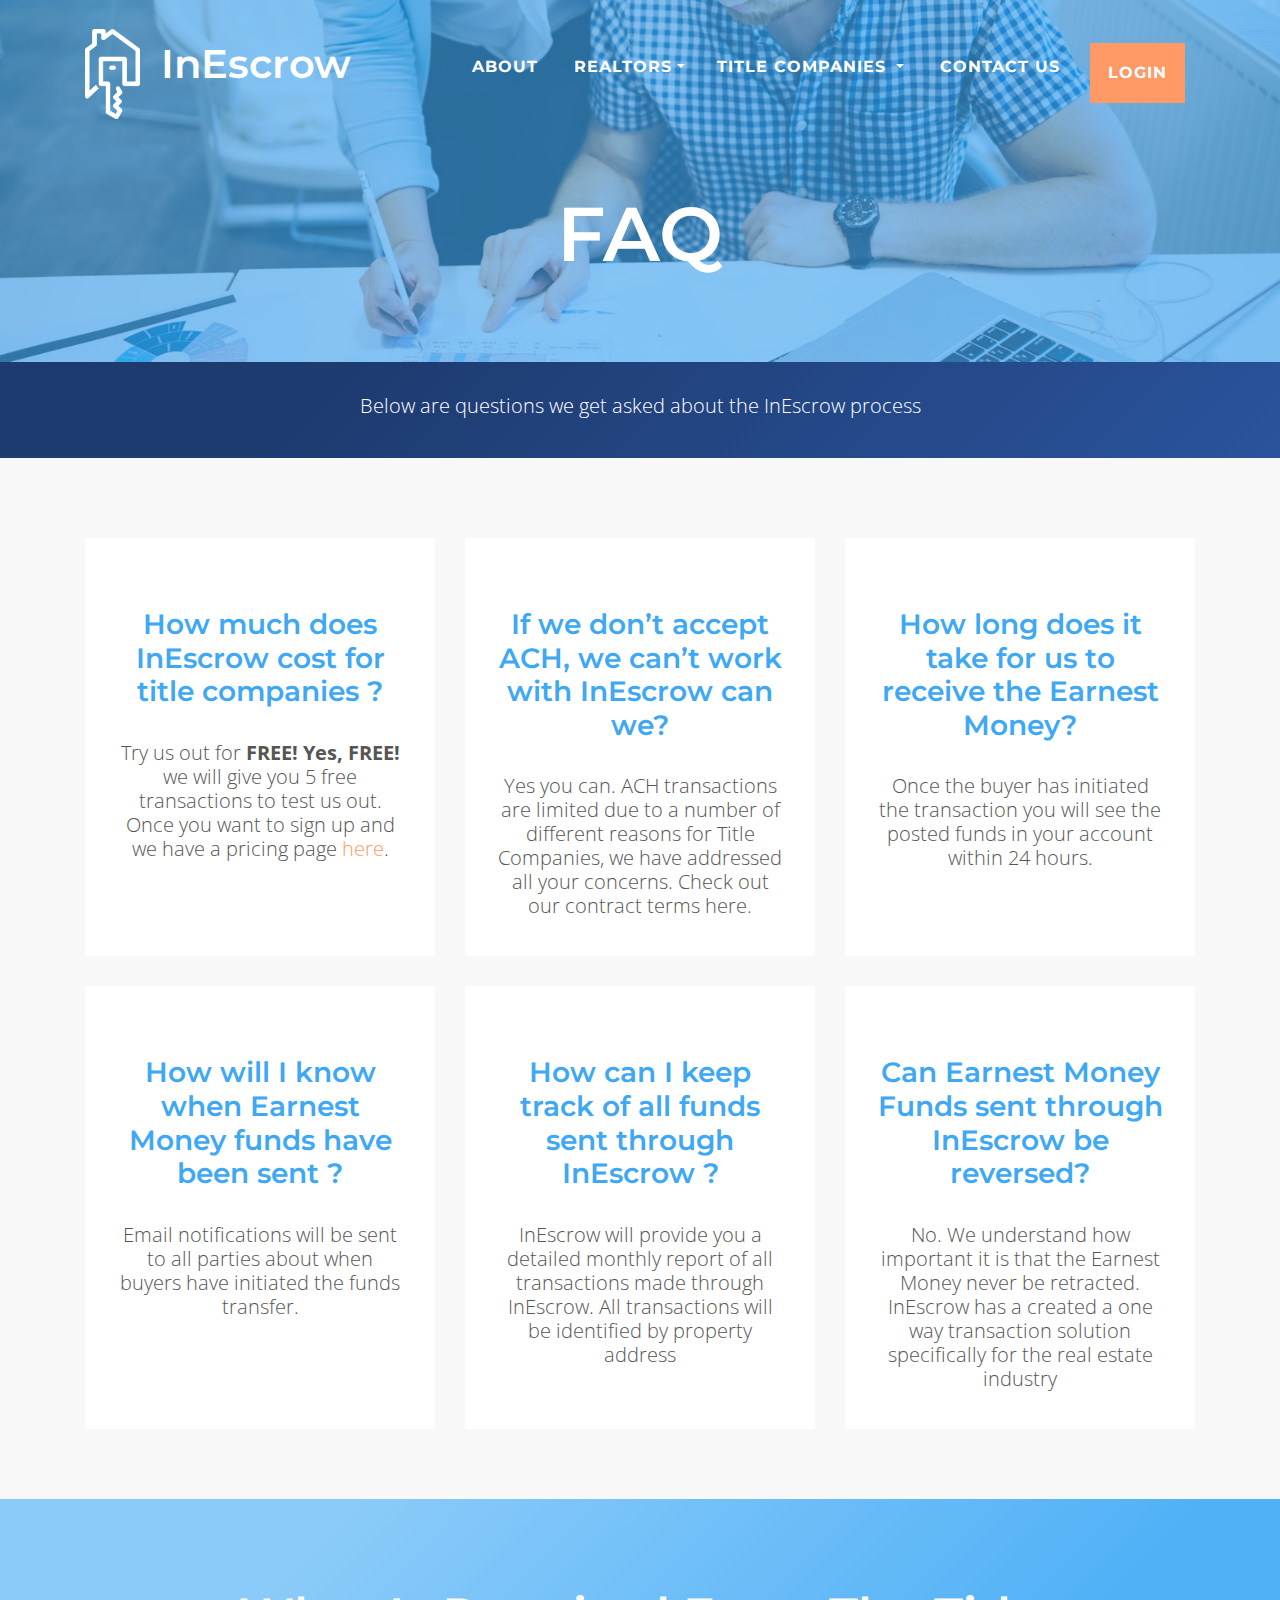
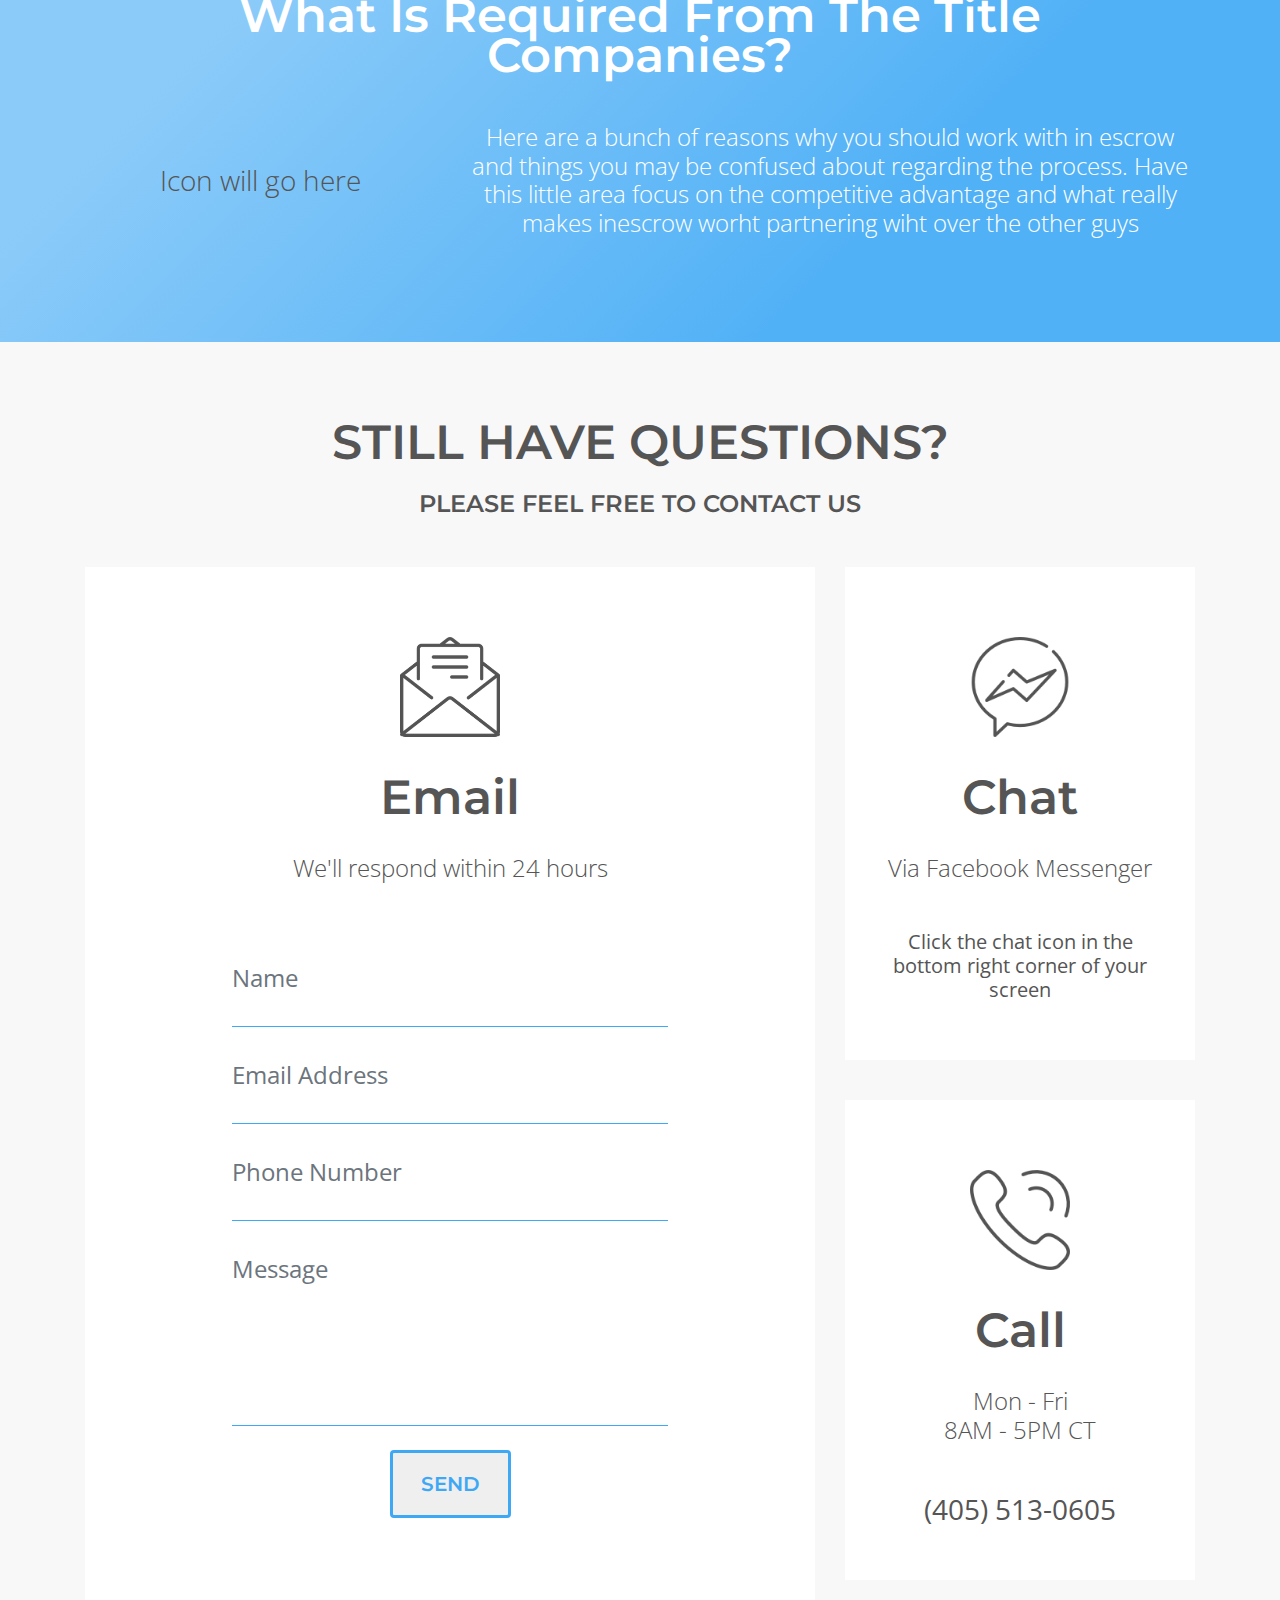
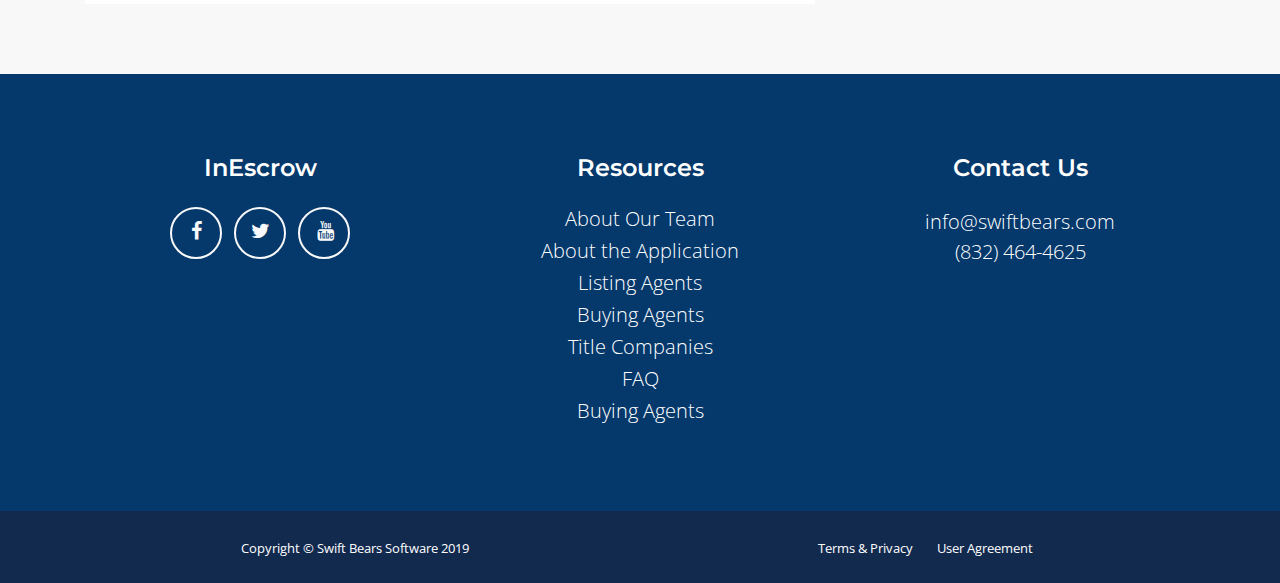
<file: pages/titlecompaniesfaq.html>
<!DOCTYPE html>
<html lang="en">

  <head>

    <meta charset="utf-8">
    <meta name="viewport" content="width=device-width, initial-scale=1, shrink-to-fit=no">
    <meta name="description" content="">
    <meta name="author" content="">

    <title>InEscrow </title>

    <!-- Bootstrap core CSS -->
    <link href="../vendor/bootstrap/css/bootstrap.min.css" rel="stylesheet">

    <link rel="icon" href="favicon.ico" type="image/x-icon"/>
    <link rel="shortcut icon" href="favicon.ico" type="image/x-icon"/>

    <!-- Custom fonts for this template -->
    <link href="../vendor/font-awesome/css/font-awesome.min.css" rel="stylesheet" type="text/css">
    <link href="https://fonts.googleapis.com/css?family=Montserrat:400,500,600,700,900" rel="stylesheet" type="text/css">
    <link href="https://fonts.googleapis.com/css?family=Open+Sans:300" rel="stylesheet">

    <link href="../vendor/magnific-popup/magnific-popup.css" rel="stylesheet" type="text/css">

    <link href="../css/custom.css" rel="stylesheet">

    <link href="../css/freelancer.css" rel="stylesheet">
  </head>

  <body id="page-top">

 <nav class="navbar navbar-expand-lg top-nav  fixed-top text-uppercase" style="background: transparent" id="mainNav">
      <div class="container">
           <a href="../index.html" style="text-decoration: none">
            <img class="navbar-brand" height="100px" src="../img/logos/InEscrow-white.png" style="display: inline-block;"/>
          <h1 class="mont-header text-white" style="text-transform: capitalize; display: inline-block;"> InEscrow</h1></a>
            <!--<a class="navbar-brand js-scroll-trigger" href="#page-top"> Iron Oak Crossfit</a>-->

        <button class="navbar-toggler navbar-toggler-right menu-button text-uppercase text-white text-center" id="myBtn" type="button"  style="max-width: 50px" >
          <i style="float:right" class="fa fa-2x fa-bars"></i>
        </button>

        <div class="collapse navbar-collapse" id="navbarResponsive">
          <ul style="font-family: 'Montserrat', sans-serif; background-color: #1e3b70; padding-right:6px; padding-bottom: 6px" class="menu-bar  navbar-nav ml-auto">
            <li class="nav-item mx-0 mx-lg-1">
              <a class="nav-link py-3 px-0 px-lg-3 rounded js-scroll-trigger" href="about.html">About</a>
            </li>
             
             <li class="nav-item dropdown">
              <a href="realtors.html" class="dropdown-toggle py-3 px-0 px-lg-3 nav-link" data-toggle="dropdown" role="button" aria-haspopup="true" aria-expanded="false">Realtors<span class="caret"></span></a>
              <ul class="dropdown-menu custom-dropdown-menu">
                <li ><a href="realtors.html">Overview</a></li>
                                <li ><a href="realtorsfaq.html">FAQ</a></li>
               </ul>
            </li>
            <li class="nav-item dropdown">
              <a href="titlecompanies.html" class="dropdown-toggle py-3 px-0 px-lg-3 nav-link"  data-toggle="dropdown" role="button" aria-haspopup="true" aria-expanded="false">Title Companies <span class="caret"></span></a>
              <ul class="dropdown-menu custom-dropdown-menu">
                <li ><a href="titlecompanies.html">Overview</a></li>
                <li ><a href="titlecompaniesfaq.html">FAQ</a></li>
                <li ><a href="pricing.html">Pricing</a></li>
               </ul>
            </li>
            
            </li>
            <li class="nav-item mx-0 mx-lg-1">
              <a class="nav-link py-3 px-0 px-lg-3 rounded js-scroll-trigger" href="contact.html">Contact Us</a>
            </li>
            
           <li class="nav-item mx-0 mx-lg-1">
              <a class="btn btn-primary nav-link py-3 px-0 px-lg-3 js-scroll-trigger" style="border-radius: 0px !important; href="contact.html"><strong>LOGIN</strong></a>
            </li>
          </ul>
        </div>
      </div>
    </nav>
    
          <header style ="  background-size: 100%; width: auto; position: relative;  background-position: top top; background-repeat: no-repeat;" class="masthead titlefaq-header-image text-white text-center">
     <div class="container">

        <div class="container">
            <div class="row" style="margin-top: auto; margin-bottom: auto">
                <div style="margin-top: auto; margin-bottom: auto;" class="col-12">
                    <h1 class="text-uppercase mb-0 mont-header text-white">FAQ 
                   
                </div>



            </div>

        </div>
    </header>



   <section class="darkest-gradient"  style="padding: 2em;" id="about">
      
      <h5 class="text-center  text-white">Below are questions we get asked about the InEscrow process
      </h5>

   </section>

   <section class="light-background" style="padding: 40px">
      <div class="container " >
          <div class="spacer"></div>
          <div class="spacer"></div>

          <div class="row">

            <div class="col-xl-4 col-lg-4 col-md-12 col-sm-12 col-xs-12" style="padding-bottom: 30px">
            	<div class="container white-background" style="height:100%;  padding: 30px 30px 30px 30px;">

	              <div class="spacer"></div>
	              <div class="spacer"></div>

	              <h3 class="mont-header text-primary"> How much does InEscrow cost for title companies ? </h3>

	              <h5><br/>
	                Try us out for <span style="font-weight: bold">FREE! Yes, FREE! </span> we will give you 5 free transactions to test us out. Once you want to sign up and we have a pricing page <a href="pricing.html" >here</a>. 
	              </h5>
            	</div>
          	</div>

          	<div class="col-xl-4 col-lg-4 col-md-12 col-sm-12 col-xs-12" style="padding-bottom: 30px">
            	<div class="container white-background" style="height:100%;    padding: 30px 30px 30px 30px;">

	              <div class="spacer"></div>
	              <div class="spacer"></div>

	              <h3 class="mont-header text-primary"> If we don’t accept ACH, we can’t work with InEscrow can we?   </h3>

	              <h5><br/>
	                Yes you can. ACH transactions are limited due to a number of different reasons for Title Companies, we have addressed all your concerns. Check out our contract terms here.

	              </h5>
            	</div>
          	</div>

          	<div class="col-xl-4 col-lg-4 col-md-12 col-sm-12 col-xs-12" style="padding-bottom: 30px">
            	<div class="container white-background" style="height:100%;  padding: 30px 30px 30px 30px;">

	              <div class="spacer"></div>
	              <div class="spacer"></div>

	              <h3 class="mont-header text-primary"> How long does it take for us to receive the Earnest Money?  </h3>

	              <h5><br/>
	                Once the buyer has initiated the transaction you will see the posted funds in your account within 24 hours. 

	              </h5>
            	</div>
          	</div>
        </div>

        <div class="row">

           <div class="col-xl-4 col-lg-4 col-md-12 col-sm-12 col-xs-12" style="padding-bottom: 30px">
            	<div class="container white-background" style="height:100%;  padding: 30px 30px 30px 30px;">

	              <div class="spacer"></div>
	              <div class="spacer"></div>

	              <h3 class="mont-header text-primary"> How will I know when Earnest Money funds have been sent ? </h3>

	              <h5><br/>
	                Email notifications will be sent to all parties about when buyers have initiated the funds transfer. 
	              </h5>
            	</div>
          	</div>

         <div class="col-xl-4 col-lg-4 col-md-12 col-sm-12 col-xs-12" style="padding-bottom: 30px">
            	<div class="container white-background" style="height:100%;  padding: 30px 30px 30px 30px;">

	              <div class="spacer"></div>
	              <div class="spacer"></div>

	              <h3 class="mont-header text-primary"> How can I keep track of all funds sent through InEscrow ?</h3>

	              <h5><br/>
	                InEscrow will provide you a detailed monthly report of all transactions made through InEscrow. All transactions will be identified by property address

	              </h5>
            	</div>
          	</div>

          <div class="col-xl-4 col-lg-4 col-md-12 col-sm-12 col-xs-12" style="padding-bottom: 30px">
            	<div class="container white-background" style="height:100%;  padding: 30px 30px 30px 30px;">

	              <div class="spacer"></div>
	              <div class="spacer"></div>

	              <h3 class="mont-header text-primary"> Can Earnest Money Funds sent through InEscrow be reversed?</h3>

	              <h5><br/>
	                No. We understand how important it is that the Earnest Money never be retracted. InEscrow has a created a one way transaction solution specifically for the real estate industry 

	              </h5>
            	</div>
          	</div>
        </div>
      </div>

       
   </section>



    <!-- Security Section -->
    <section class="mb-0 light-gradient" id="about">
      <div class="container">
      	<h2 class="text-center mont-header text-white">What Is Required From The Title Companies?</h2>
      	<div class="spacer"></div>
      	<div class="spacer"></div>
      	<div class="row vertically-center">
      		<div class="col-4 vertically-center">
      			<h3> Icon will go here </h3>
      		</div>
      		<div class = "col-lg-8 text-white">
      			<h4 class="text-white">
      				Here are a bunch of reasons why you should work with in escrow and things you may be confused about regarding the process. Have this little area focus on the competitive advantage and what really makes inescrow worht partnering wiht over the other guys
      			</h4>
      		</div>
      	</div>
        
      </div>
     </section>

  

    <!-- Contact Section -->
    <!--
    <section id="contact" style="background-color: #3ea8f5" >
      <div class="container">
        <h2 class="text-center text-uppercase text-white mont-header">Realtor Reviews</h2>
      
        <div class="spacer"></div>
        <div class="spacer"></div>
        <div class="spacer"></div>
        <div class="spacer"></div>

        <div class="container" >
          <div class="spacer"></div>
          <div class="spacer"></div>

          <div class="row">
            <div class="col-lg-6" style="background-color: #05386b; border-radius: 30px">
             <img src="../img/icons/bob.png" height="300px"/>
             <div class="spacer"></div>
              <div class="spacer"></div>
              <h5 class="text-white">“I had this amazing experience saving money and time using inEscrow. <br/>This is the future of closing sales”
</h5>
<div class="spacer"></div>
              <div class="spacer"></div>
            <h4 class="mont-header text-white"> Jon - State Farm </h4>

<div class="spacer"></div>
              <div class="spacer"></div>
              <div class="spacer"></div>
              <div class="spacer"></div>

            </div>
            <div class="col-lg-6" style="background-color: #05386b; border-radius: 30px">
             <img src="../img/icons/bob.png" height="300px"/>
             <div class="spacer"></div>
              <div class="spacer"></div>
              <h5 class="text-white">“I had this amazing experience saving money and time using inEscrow. <br/>This is the future of closing sales”
</h5>
            </div>
           
          </div>
        
          
        </div>

        <div class="spacer"></div>
        <div class="spacer"></div>
        <div class="spacer"></div>

     

        
    </div>
    </section>
  -->

    <section class="light-background" style="padding: 40px">
     
      <div class="container " >
        <div class="spacer col-lg-12"></div>
        <div class="spacer col-lg-12"></div>

          <h2 class="text-center text-uppercase mont-header ">Still Have Questions? </h2>
        <div class="spacer"></div>
        <h4 class="text-center text-uppercase mont-header"> Please Feel Free to contact us </h4>
          <div class="spacer"></div>
          <div class="spacer"></div>

          <div class="row">

            <div class="col-xl-8 col-lg-8 col-md-12 col-sm-12 col-xs-12" style="padding-bottom: 30px">
            <div class="container white-background" style=" padding: 30px 30px 30px 30px;">

      
              <div class="spacer"></div>
              <div class="spacer"></div>
          
              <img height="100px" src="../img/icons/emailus.png"/>

              <div class="spacer"></div>
              <div class="spacer"></div>

              <h2 class="mont-header"> Email  </h2>


              <h4><br/>
                We'll respond within 24 hours
              </h4>

                 <div class="spacer"></div>
              <div class="spacer"></div>


          <div class="row">
          <div class="col-lg-8 mx-auto">
            <!-- To configure the contact form email address, go to mail/contact_me.php and update the email address in the PHP file on line 19. -->
            <!-- The form should work on most web servers, but if the form is not working you may need to configure your web server differently. -->
            <form name="sentMessage" id="contactForm" style="font-family: Open Sans" novalidate="novalidate">
              <div class="control-group">
                <div class="form-group floating-label-form-group controls mb-0 pb-2">
                  <label>Name</label>
                  <input class="form-control" id="name" type="text" placeholder="Name" required="required" data-validation-required-message="Please enter your name.">
                  <p class="help-block text-danger"></p>
                </div>
              </div>
              <div class="control-group">
                <div class="form-group floating-label-form-group controls mb-0 pb-2">
                  <label>Email Address</label>
                  <input class="form-control" id="email" type="email" placeholder="Email Address" required="required" data-validation-required-message="Please enter your email address.">
                  <p class="help-block text-danger"></p>
                </div>
              </div>
              <div class="control-group">
                <div class="form-group floating-label-form-group controls mb-0 pb-2">
                  <label>Phone Number</label>
                  <input class="form-control" id="phone" type="tel" placeholder="Phone Number" required="required" data-validation-required-message="Please enter your phone number.">
                  <p class="help-block text-danger"></p>
                </div>
              </div>
              <div class="control-group">
                <div class="form-group floating-label-form-group controls mb-0 pb-2">
                  <label>Message</label>
                  <textarea class="form-control" id="message" rows="4" placeholder="Message" required="required" data-validation-required-message="Please enter a message."></textarea>
                  <p class="help-block text-danger"></p>
                </div>
              </div>
              <br>
              <div id="success"></div>
              <div class="form-group">
                <button type="submit" class=" mont-header btn btn-action-outline btn-xl " id="sendMessageButton">SEND</button>
              </div>
            </form>
            <div class="spacer"></div>
          <div class="spacer"></div>
          </div>
        </div>


            </div>
          </div>

          <div class="col-xl-4 col-lg-4 col-md-12 col-sm-12 col-xs-12" style="padding-bottom: 30px">
            <div class="container white-background" style=" padding: 30px 30px 30px 30px;">
              
               
             

              <div class="spacer"></div>
              <div class="spacer"></div>

              <img height="100px" src="../img/icons/messenger.png"/>

              <div class="spacer"></div>
              <div class="spacer"></div>

              <h2 class="mont-header"> Chat  </h2>

              <h4><br/>
                Via Facebook Messenger
              </h4>
              
              <div class="spacer"></div>
              <div class="spacer"></div>
              
              <h5><strong>Click the chat icon in the bottom right corner of your screen</strong></h5>
              
              <div class="spacer"></div>

            </div>

            <div class="spacer"></div>
              <div class="spacer"></div>


               <div class="container white-background" style=" padding: 30px 30px 46px 30px;">
                <div class="spacer"></div>
                <div class="spacer"></div>

                <img height="100px" src="../img/icons/phone-call.png"/>

                <div class="spacer"></div>
                <div class="spacer"></div>

                 <h2 class="mont-header"> Call </h2>

                <h4><br/>
                  Mon - Fri <br/> 8AM - 5PM CT<br/>
                  <div class="spacer"></div>
                <div class="spacer"></div>
                  <h3><strong>(405) 513-0605</strong></h3>
                </h4>
            </div>
            </div>
          </div>

        
        </div>
      </div>

       
   </section>




    
  <footer class="footer text-center" style="background-color: #05386b">
      <div class="container">
        <div class="row">
          <div class="col-md-4 mb-5 mb-lg-0">
            <h4 class="mont-header mb-4 text-white">InEscrow</h4>
            <ul class="list-inline mb-0">
              <li class="list-inline-item">
                <a class="btn btn-outline-light btn-social text-center rounded-circle" target="_blank" href="https://www.facebook.com/IronOakCF/">
                  <i class="fa fa-fw fa-facebook"></i>
                </a>
              </li>
              <li class="list-inline-item">
                <a class="btn btn-outline-light btn-social text-center rounded-circle" target="_blank"  href="https://www.instagram.com/explore/locations/145361756/iron-oak-crossfit/?hl=en">
                  <i class="fa fa-fw fa-twitter"></i>
                </a>
              </li>
               <li class="list-inline-item">
                <a class="btn btn-outline-light btn-social text-center rounded-circle" target="_blank"  href="https://www.instagram.com/explore/locations/145361756/iron-oak-crossfit/?hl=en">
                  <i class="fa fa-fw fa-youtube"></i>
                </a>
              </li>
            </ul>
          </div>
          <div class="col-md-4 mb-5 mb-lg-0">
            <h4 class="text-white mont-header mb-4 text-white">Resources</h4>
            <a href=""><h5 class="text-white">About Our Team</h5></a>
             <a href=""><h5 class="text-white">About the Application </h5></a>
            <a href=""><h5 class="text-white">Listing Agents</h5></a>
               <a href=""><h5 class="text-white">Buying Agents</h5></a>
                <a href=""><h5 class="text-white">Title Companies</h5></a>
                 <a href=""><h5 class="text-white">FAQ</h5></a>
                  <a href=""><h5 class="text-white">Buying Agents</h5></a>
       
          
          </div>
          
          <div class="col-md-4">
            <h4 class="text-white mont-header mb-4">Contact Us</h4>
            <p class="lead mb-0 text-white">info@swiftbears.com <br/> (832) 464-4625
            </p>
          </div>
        </div>
      </div>
    </footer>
    
    
    <div class="copyright py-4 text-center text-white">
        <div class="container">
          <div class="row">
            <div class="col-6" style="float: left">
              <small>Copyright &copy; Swift Bears Software 2019</small>
            </div>
            <div class="col-6" style="float: right">
                <a href="privacyPolicy.html" style="color: white"><small>Terms & Privacy</small></a>
                <a href="useragreement.html" style="color: white; padding-left: 20px"><small>User Agreement</small></a>
              </div>
          </div>
        </div>
      </div>
  
    <!-- The Modal -->
    <div id="myModal" class="menu-bar  navbar-nav  navbar modal" style="min-height: 100%; padding-top:35px;padding-right:0 !important">
      <!-- Modal content -->
      <div class="" style="min-height: 100%">
     
        <div style="float: right; padding-right: 45px; opacity: 1; font-color: white" class="close">&times;</div>
       
        <div class="text-center">
          <div class="spacer"></div>
          <div class="spacer"></div>
          <div class="nav-item dropdown">
            <a class="nav-link text-uppercase mont-header mont-header text-white py-3 px-0 px-lg-3 nav-link" id="menu1" style="font-size: 25px" role="button" aria-haspopup="true"   href="about.html" >About</a>
          </div>
          <div class="nav-item dropdown">
            <a class="nav-link text-uppercase mont-header mont-header text-white dropdown-toggle py-3 px-0 px-lg-3 nav-link" id="menu1" style="font-size: 25px" data-toggle="dropdown" role="button" aria-haspopup="true" aria-expanded="false"  href="realtors.html" >Realtors
            <span class="caret"></span></a>
            <ul class="dropdown-menu custom-dropdown-menu" style="background-color: rgba(62,169,245, 0.8);">
              <li ><a role="menuitem" class="mont-header text-white" href="realtors.html">Overview</a></li>
              <li ><a role="menuitem" tabindex="-1" class="mont-header text-white" href="realtorsfaq.html">FAQ</a></li>
            </ul>
          </div>
          <div class="nav-item dropdown">
            <a class="nav-link text-uppercase mont-header mont-header text-white dropdown-toggle py-3 px-0 px-lg-3 nav-link" id="menu1" style="font-size: 25px" data-toggle="dropdown" role="button" aria-haspopup="true" aria-expanded="false"  href="titlecompanies.html" >Title Companies
            <span class="caret"></span></a>
            <ul class="dropdown-menu custom-dropdown-menu" style="background-color: rgba(62,169,245, 0.8);">
              <li ><a role="menuitem" class="mont-header text-white" href="titlecompanies.html">Overview</a></li>
              <li ><a role="menuitem" tabindex="-1" class="mont-header text-white" href="titlecompaniesfaq.html">FAQ</a></li>
              <li ><a role="menuitem" tabindex="-1" class="mont-header text-white" href="pricing.html">Pricing</a></li>
            </ul>
          </div>
           <div class="nav-item dropdown">
            <a class="nav-link text-uppercase mont-header mont-header text-white py-3 px-0 px-lg-3 nav-link" id="menu1" style="font-size: 25px" role="button" aria-haspopup="true"   href="contact.html" >Contact us</a>
          </div>
            <div class="spacer"></div>
            <div class="col-12 text-center" style="margin-left: auto; margin-right: auto;">
              
                <a class="mont-header  text-white btn btn-primary nav-link py-3 px-0 px-lg-3 js-scroll-trigger" style="border-radius: 0px !important; margin: 0; width:200px; margin-left: auto; margin-right: auto" href="contact.html" >LOGIN
                </a>
              
          </div>
          
      </div>
      </div>
    </div>
   

   
    <!-- Bootstrap core JavaScript -->
    <script src="../vendor/jquery/jquery.min.js"></script>
    <script src="../vendor/bootstrap/js/bootstrap.bundle.min.js"></script>
     <script src="../js/waypoints-lib/jquery.waypoints.min.js"></script>
    <script src="../js/waypoints-lib/noframework.waypoints.min.js"></script>
    <script src="../js/modal.js"></script>


    <!-- Plugin JavaScript -->
    <script src="../vendor/jquery-easing/jquery.easing.min.js"></script>
    <script src="../vendor/magnific-popup/jquery.magnific-popup.min.js"></script>

    <!-- Contact Form JavaScript -->
    <script src="../js/jqBootstrapValidation.js"></script>
    <script src="../js/contact_me.js"></script>

    <!-- Custom scripts for this template -->
    <script src="../js/freelancer.js"></script>


    <!-- Load Facebook SDK for JavaScript -->
    <div class="fb-customerchat"
       page_id="2023874254341229"
       minimized="true">
    </div>
    <script>
      
      window.fbAsyncInit = function() {
        FB.init({
          appId            : '563253377457160',
          autoLogAppEvents : true,
          xfbml            : true,
          version          : 'v2.11'
        });
      };
    (function(d, s, id){
         var js, fjs = d.getElementsByTagName(s)[0];
         if (d.getElementById(id)) {return;}
         js = d.createElement(s); js.id = id;
         js.src = "https://connect.facebook.net/en_US/sdk/xfbml.customerchat.js";
         fjs.parentNode.insertBefore(js, fjs);
       }(document, 'script', 'facebook-jssdk'));
    </script>

  </body>

</html>
</file>
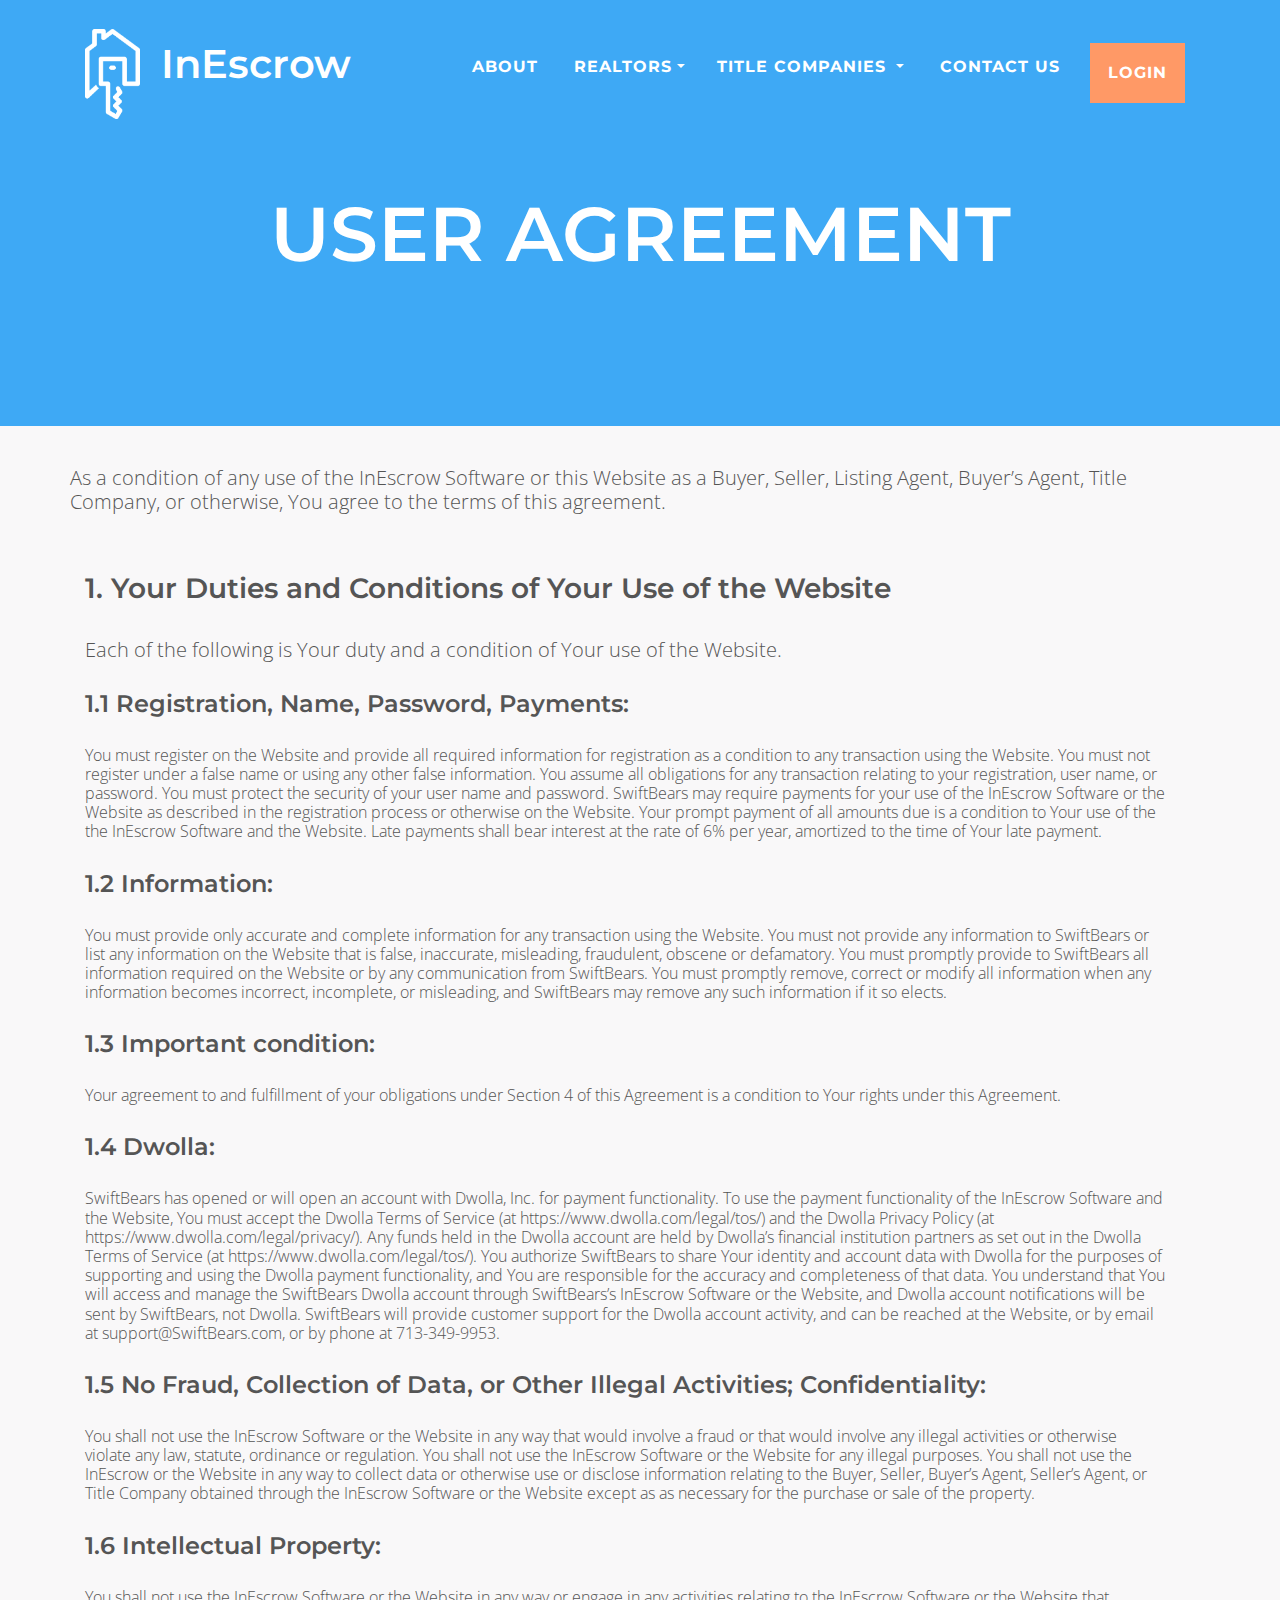
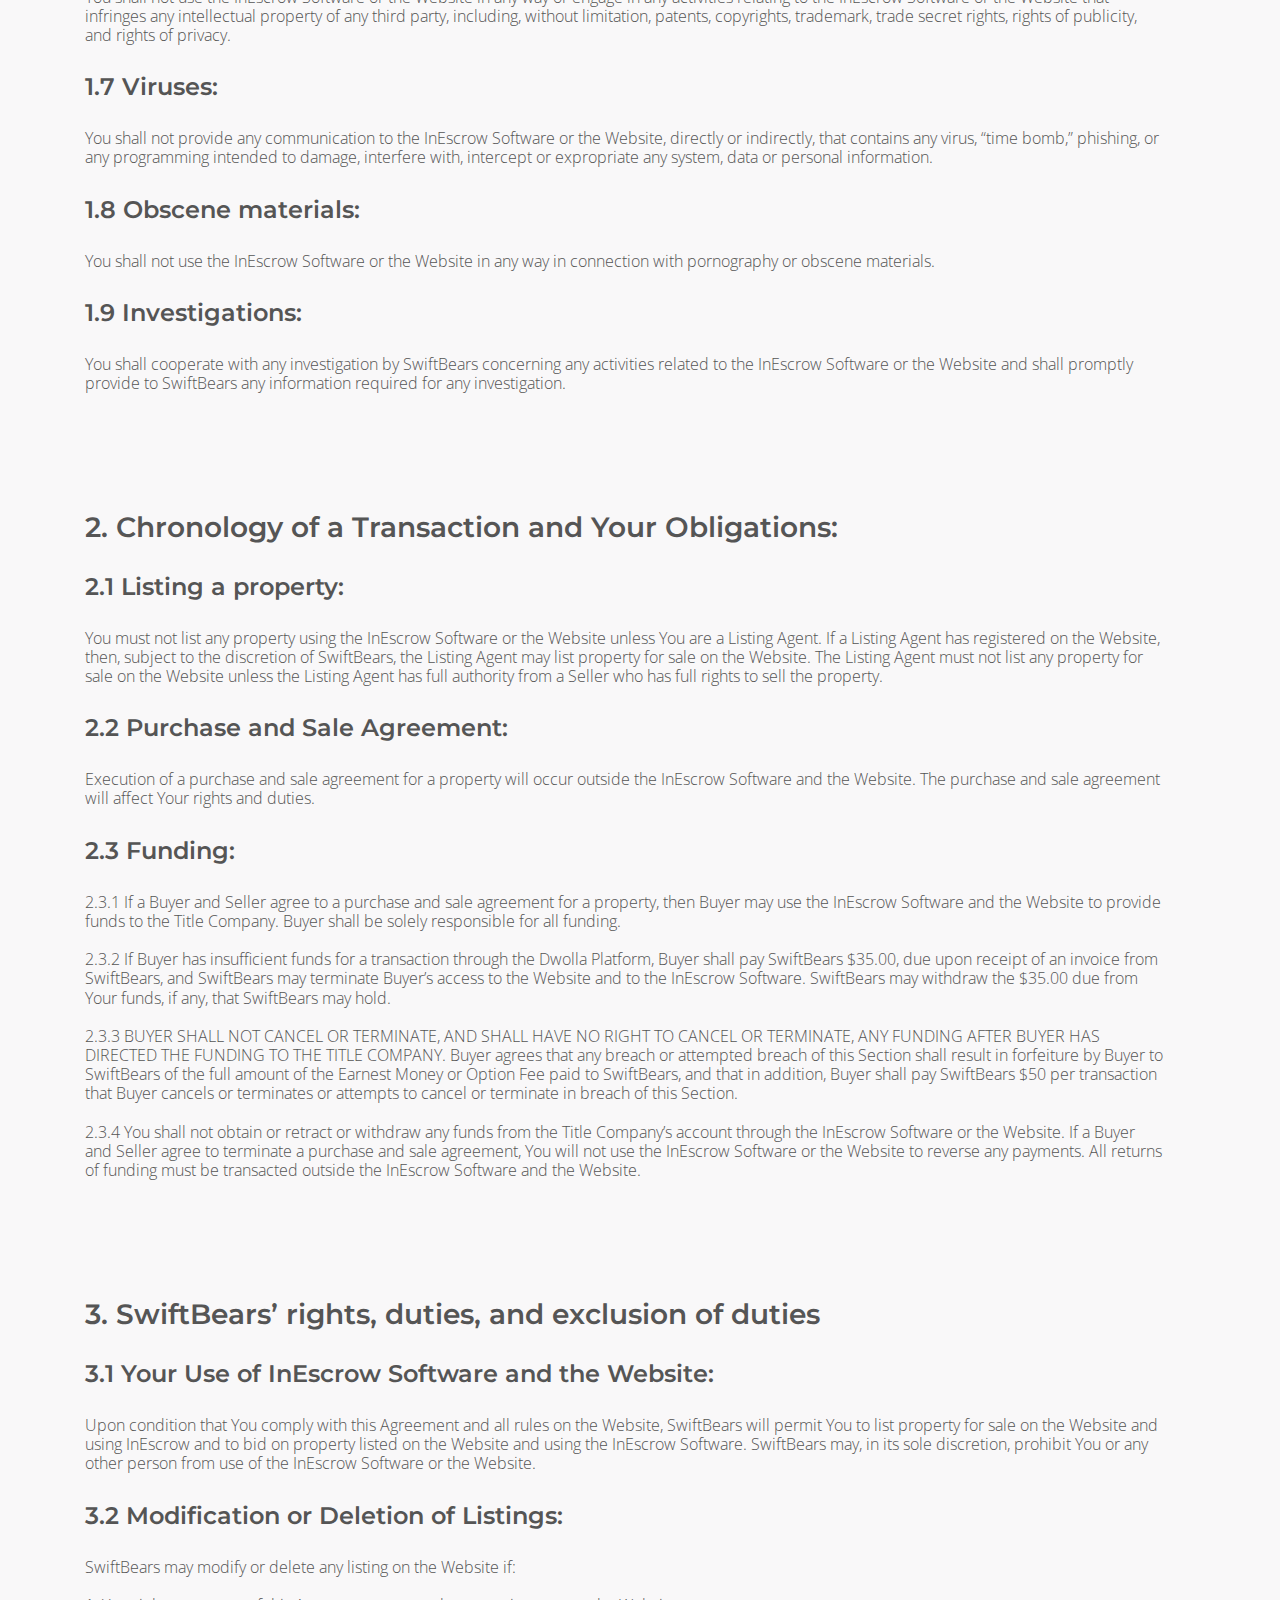
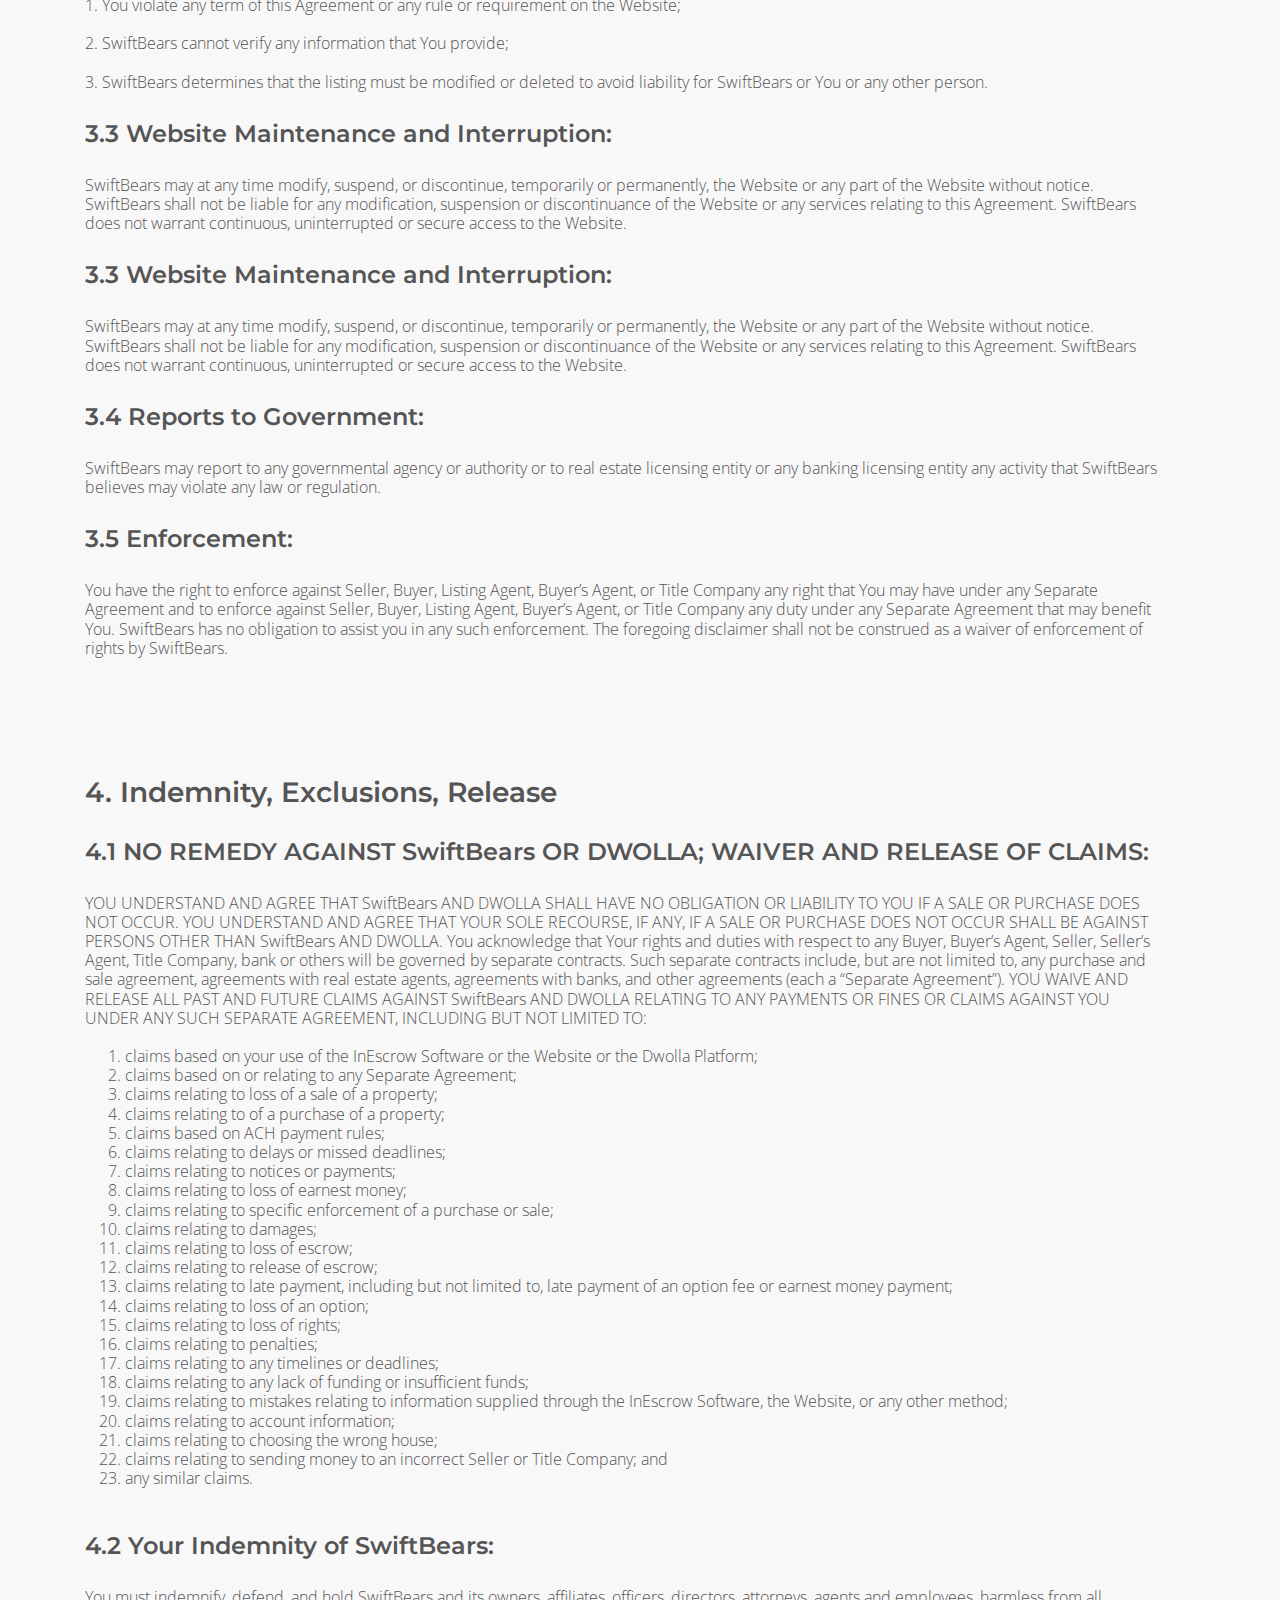
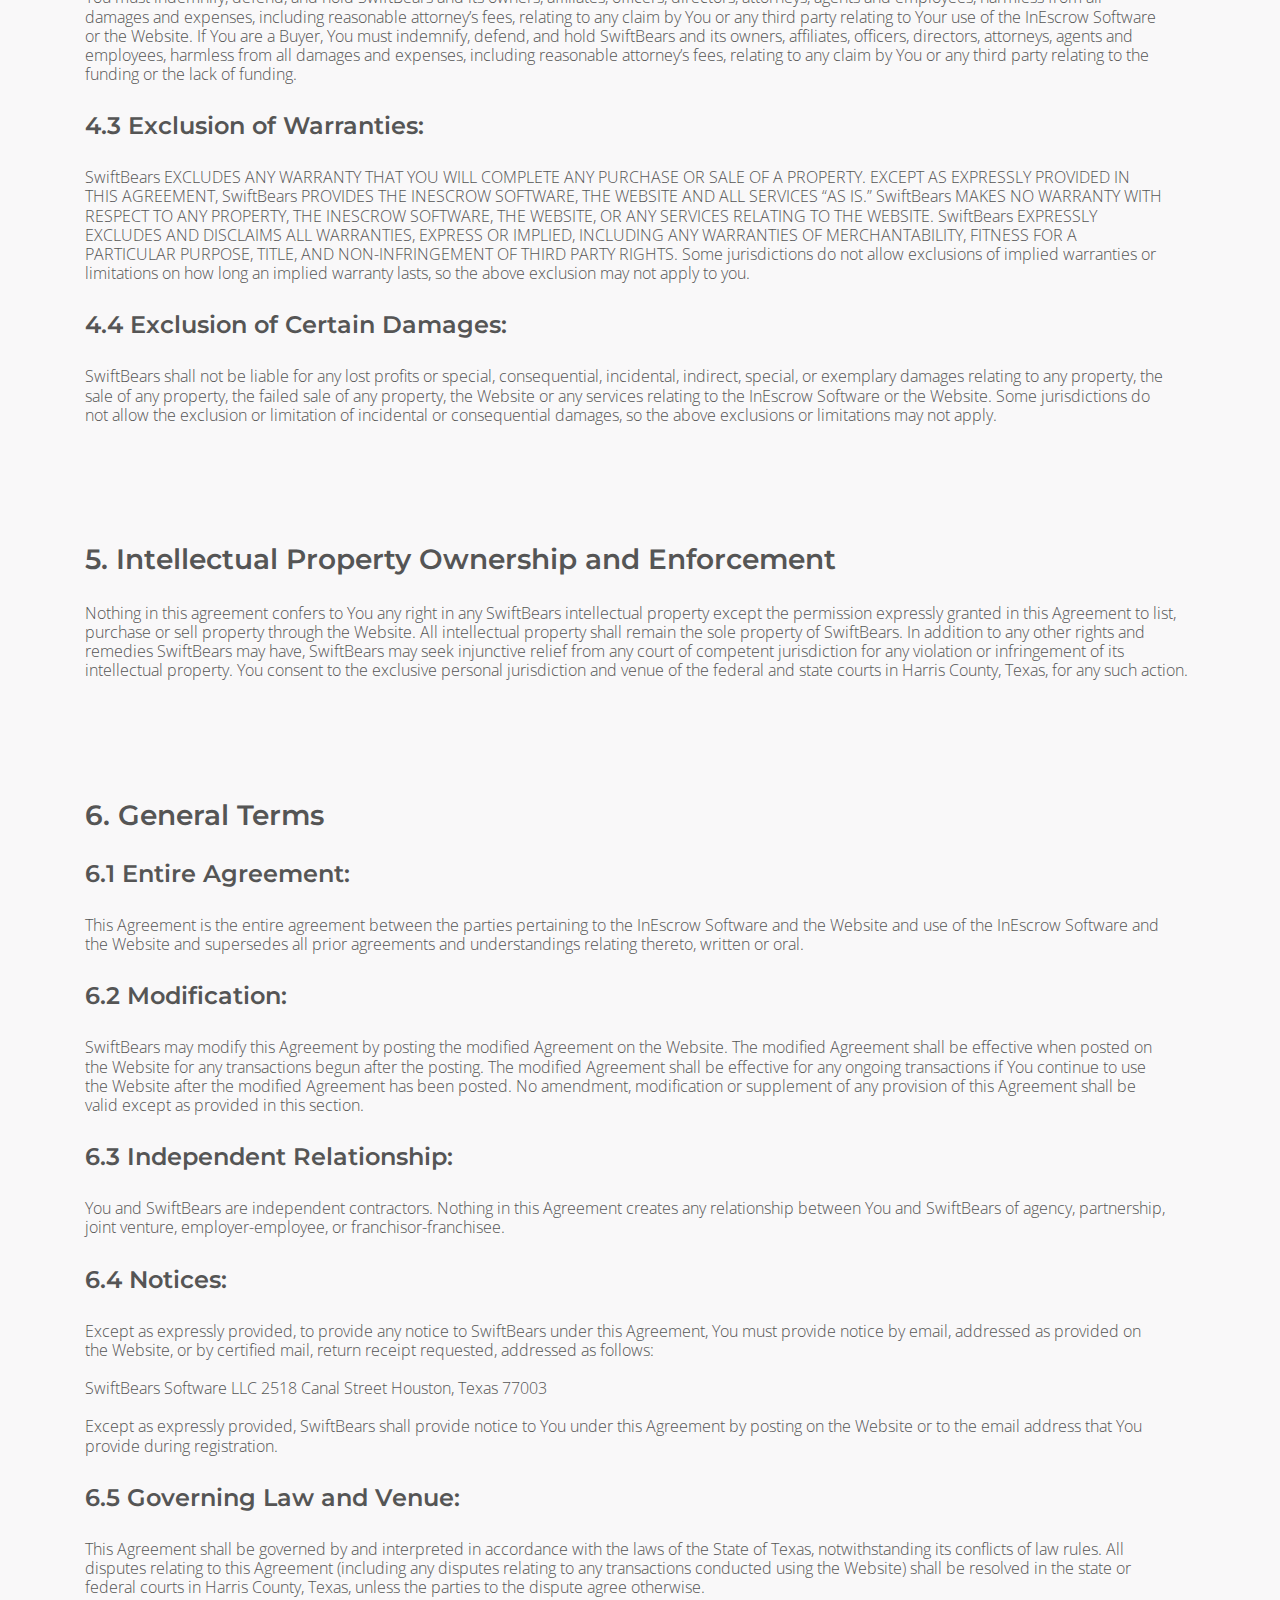
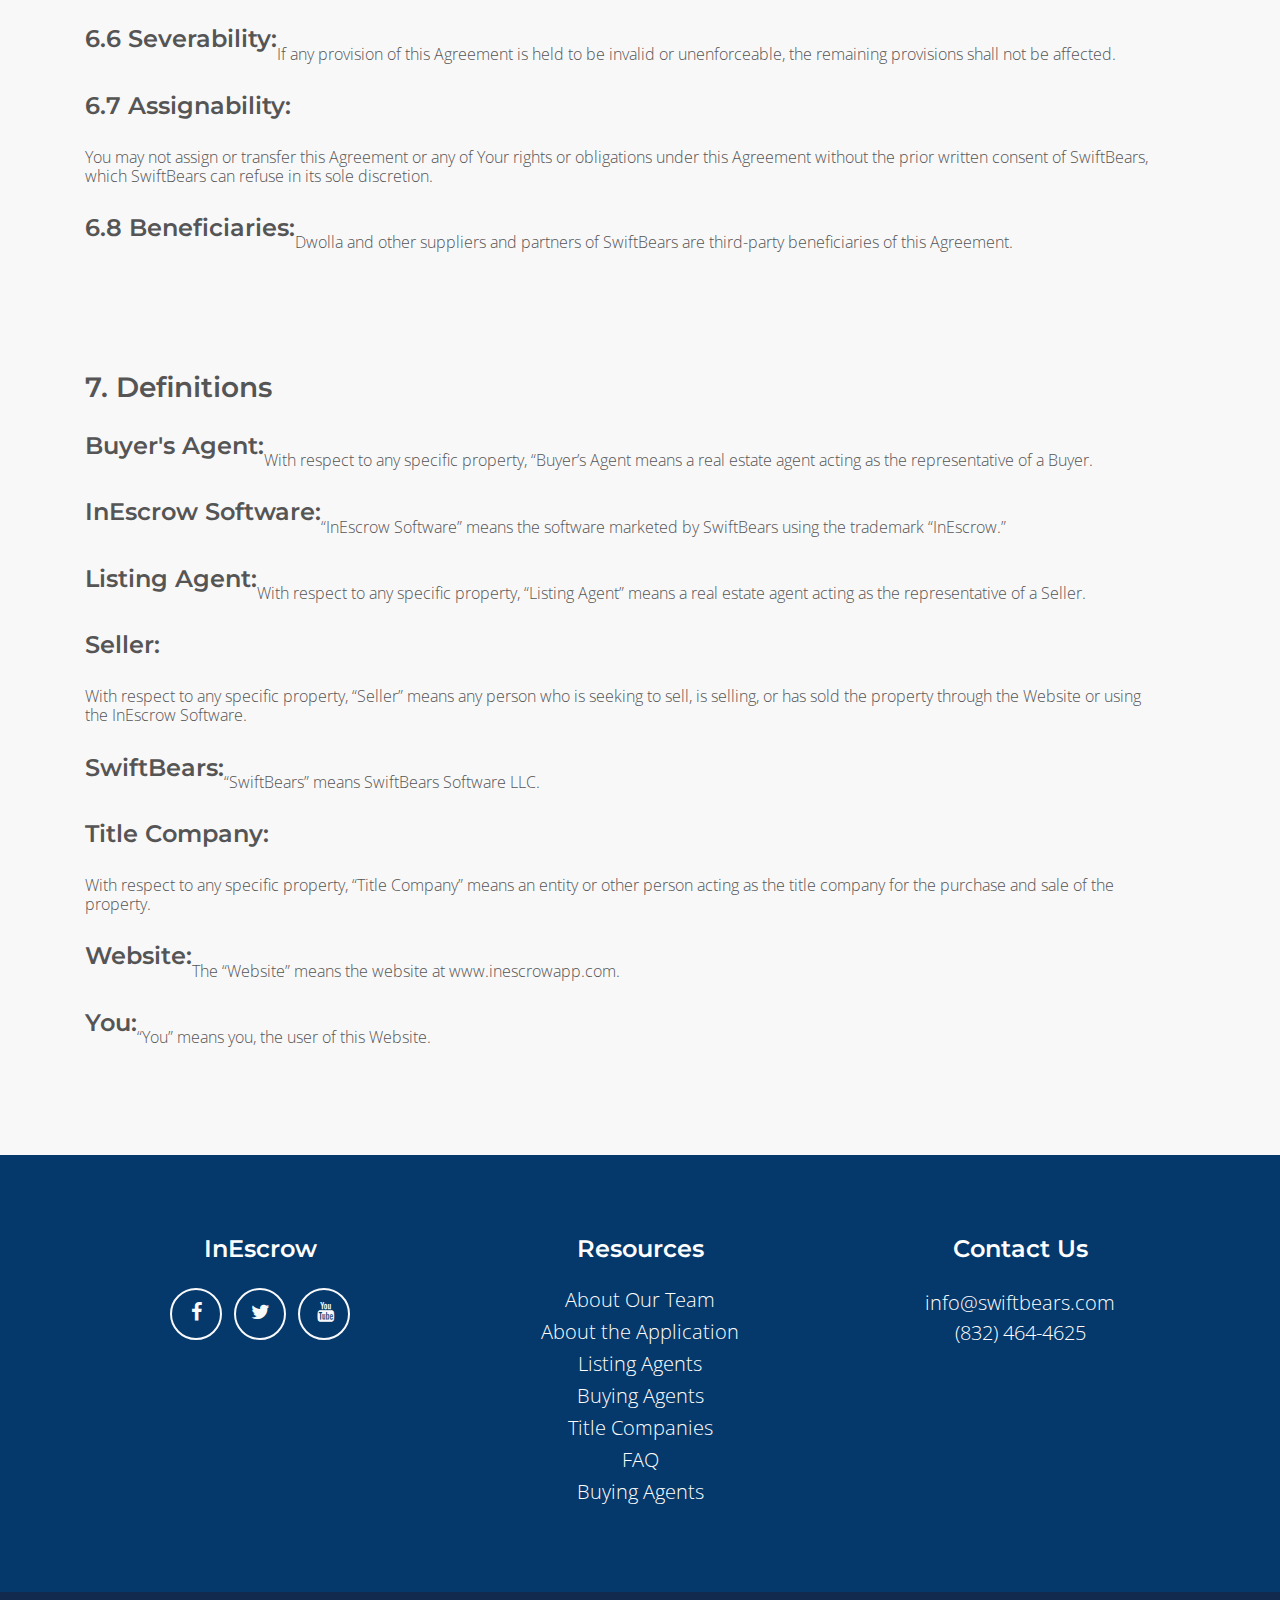
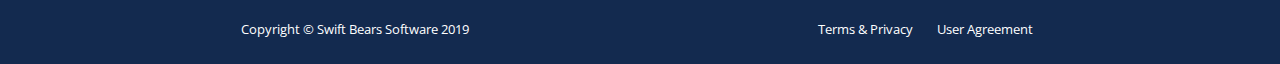
<file: pages/useragreement.html>
<!DOCTYPE html>
<html lang="en">

  <head>

    <meta charset="utf-8">
    <meta name="viewport" content="width=device-width, initial-scale=1, shrink-to-fit=no">
    <meta name="description" content="">
    <meta name="author" content="">

    <title>InEscrow </title>

    <!-- Bootstrap core CSS -->
    <link href="../vendor/bootstrap/css/bootstrap.min.css" rel="stylesheet">

    <link rel="icon" href="favicon.ico" type="image/x-icon"/>
    <link rel="shortcut icon" href="favicon.ico" type="image/x-icon"/>

    <!-- Custom fonts for this template -->
    <link href="../vendor/font-awesome/css/font-awesome.min.css" rel="stylesheet" type="text/css">
    <link href="https://fonts.googleapis.com/css?family=Montserrat:400,500,600,700,900" rel="stylesheet" type="text/css">
    <link href="https://fonts.googleapis.com/css?family=Open+Sans:300" rel="stylesheet">

    <link href="../vendor/magnific-popup/magnific-popup.css" rel="stylesheet" type="text/css">

    <link href="../css/custom.css" rel="stylesheet">

    <link href="../css/freelancer.css" rel="stylesheet">
  </head>

  <body id="page-top">
      
     

  <nav class="navbar navbar-expand-lg top-nav  fixed-top text-uppercase" style="background: transparent" id="mainNav">
      <div class="container">
           <a href="../index.html" style="text-decoration: none">
            <img class="navbar-brand" height="100px" src="../img/logos/InEscrow-white.png" style="display: inline-block;"/>
          <h1 class="mont-header text-white" style="text-transform: capitalize; display: inline-block;"> InEscrow</h1></a>
            <!--<a class="navbar-brand js-scroll-trigger" href="#page-top"> Iron Oak Crossfit</a>-->

        <button class="navbar-toggler navbar-toggler-right menu-button text-uppercase text-white text-center" id="myBtn" type="button"  style="max-width: 50px" >
          <i style="float:right" class="fa fa-2x fa-bars"></i>
        </button>

        <div class="collapse navbar-collapse" id="navbarResponsive">
          <ul style="font-family: 'Montserrat', sans-serif; background-color: #1e3b70; padding-right:6px; padding-bottom: 6px" class="menu-bar  navbar-nav ml-auto">
            <li class="nav-item mx-0 mx-lg-1">
              <a class="nav-link py-3 px-0 px-lg-3 rounded js-scroll-trigger" href="about.html">About</a>
            </li>
             
             <li class="nav-item dropdown">
              <a href="realtors.html" class="dropdown-toggle py-3 px-0 px-lg-3 nav-link" data-toggle="dropdown" role="button" aria-haspopup="true" aria-expanded="false">Realtors<span class="caret"></span></a>
              <ul class="dropdown-menu custom-dropdown-menu">
                <li ><a href="realtors.html">Overview</a></li>
                                <li ><a href="realtorsfaq.html">FAQ</a></li>
               </ul>
            </li>
            <li class="nav-item dropdown">
              <a href="titlecompanies.html" class="dropdown-toggle py-3 px-0 px-lg-3 nav-link"  data-toggle="dropdown" role="button" aria-haspopup="true" aria-expanded="false">Title Companies <span class="caret"></span></a>
              <ul class="dropdown-menu custom-dropdown-menu">
                <li ><a href="titlecompanies.html">Overview</a></li>
                <li ><a href="titlecompaniesfaq.html">FAQ</a></li>
                <li ><a href="pricing.html">Pricing</a></li>
               </ul>
            </li>
            
            </li>
            <li class="nav-item mx-0 mx-lg-1">
              <a class="nav-link py-3 px-0 px-lg-3 rounded js-scroll-trigger" href="contact.html">Contact Us</a>
            </li>
            
           <li class="nav-item mx-0 mx-lg-1">
              <a class="btn btn-primary nav-link py-3 px-0 px-lg-3 js-scroll-trigger" style="border-radius: 0px !important; href="contact.html"><strong>LOGIN</strong></a>
            </li>
          </ul>
        </div>
      </div>
    </nav>
    <!-- Header Section -->
   <!-- <header style ="margin-top:40px; background-image: url('../img/facilities/rowersorange.png'); position: relative; ;background-size: cover; background-position: top top; background-repeat: no-repeat;" class="masthead  text-white text-center">
        <div class="container">
            <div class="row" style="margin-top: auto; margin-bottom: auto">
                <div style="margin-top: auto; margin-bottom: auto;" class="col-12">
                    <h1 class="text-uppercase mb-0 mont-header">Relationships With<br/> Realtors</h1>
                </div>
            </div>
        </div>
    </header>-->
       <header class="masthead text-white text-center" style="background-color: #3ea9f5">
        <div class="container">
            <div class="row" style="margin-top: auto; margin-bottom: auto">
                <div style="margin-top: auto; margin-bottom: auto; padding-bottom: 40px" class="col-12">
                    <h1 class="text-uppercase mb-0 mont-header text-white header-left"> User agreement</h1>
                </div>
                <div style="margin-top: auto; margin-bottom: auto;" class="col-12">
                    <h5 class="text-uppercase mb-0 mont-header text-white header-up">A little blurb about our customer service or something</h5>
                </div>
            </div>
        </div>
    </header>
  

    <section class="light-background" style="padding: 40px">
        <div class="container">
            <div class="row">
                
                <h5 style="float: left; text-align: left">
                        As a condition of any use of the InEscrow Software or this Website as a Buyer, 
                        Seller, Listing Agent, Buyer’s Agent, Title Company, or otherwise, 
                        You agree to the terms of this agreement.
                </h5>
            </div>

            <div class="row" style="text-align: left; padding-top: 30px; padding-bottom: 30px">
                <div class="col-xl-12 col-lg-12 col-md-12 col-sm-12 col-xs-12" style="padding-bottom: 30px">
                    <div class="spacer"></div>
                    <h3 class="mont-header "> 1.	Your Duties and Conditions of Your Use of the Website </h3>
                    <h5><br/>
                        Each of the following is Your duty and a condition of Your use of the Website.
                    </h5>

                    <div class="spacer"></div>
                    <div class = "row col-12">
                        <div class="spacer"></div>
                        <h4 class="mont-header "> 1.1	Registration, Name, Password, Payments: </h4>
                        <h6><br/>
                            You must register on the Website and provide all required information for registration 
                            as a condition to any transaction using the Website.  You must not register under a 
                            false name or using any other false information.  You assume all obligations for any 
                            transaction relating to your registration, user name, or password.  You must protect 
                            the security of your user name and password.  SwiftBears may require payments for your 
                            use of the InEscrow Software or the Website as described in the registration process or
                             otherwise on the Website.  Your prompt payment of all amounts due is a condition to 
                             Your use of the the InEscrow Software and the Website.  Late payments shall bear 
                             interest at the rate of 6% per year, amortized to the time of Your late payment.
                        </h6>
                    </div>

                    <div class="spacer"></div>
                    <div class = "row col-12">
                        <div class="spacer"></div>
                        <h4 class="mont-header "> 1.2	Information: </h4>
                        <h6><br/>
                            You must provide only accurate and complete information for any 
                            transaction using the Website.  You must not provide any information
                             to SwiftBears or list any information on the Website that is false, 
                             inaccurate, misleading, fraudulent, obscene or defamatory.  
                             You must promptly provide to SwiftBears all information required 
                             on the Website or by any communication from SwiftBears.  
                             You must promptly remove, correct or modify all information when 
                             any information becomes incorrect, incomplete, or misleading, and
                              SwiftBears may remove any such information if it so elects.

                        </h6>
                    </div>

                    <div class="spacer"></div>
                    <div class = "row col-12">
                        <div class="spacer"></div>
                        <h4 class="mont-header "> 1.3	Important condition: </h4>
                        <h6><br/>
                            Your agreement to and fulfillment of your obligations 
                            under Section 4 of this Agreement is a condition to Your rights 
                            under this Agreement.
                        </h6>
                    </div>

                    <div class="spacer"></div>
                    <div class = "row col-12">
                        <div class="spacer"></div>
                        <h4 class="mont-header "> 1.4 Dwolla:</h4>
                        <h6><br/>
                            SwiftBears has opened or will open an account with Dwolla, 
                            Inc. for payment functionality.  To use the payment functionality 
                            of the InEscrow Software and the Website, You must accept the 
                            Dwolla Terms of Service (at https://www.dwolla.com/legal/tos/) 
                            and the Dwolla Privacy Policy (at https://www.dwolla.com/legal/privacy/). 
                             Any funds held in the Dwolla account are held by Dwolla’s financial institution
                              partners as set out in the Dwolla Terms of Service 
                              (at https://www.dwolla.com/legal/tos/). You authorize SwiftBears to share
                               Your identity and account data with Dwolla for the purposes of 
                               supporting and using the Dwolla payment functionality, and You 
                               are responsible for the accuracy and completeness of that data. 
                               You understand that You will access and manage the SwiftBears 
                               Dwolla account through SwiftBears’s InEscrow Software or the Website, 
                               and Dwolla account notifications will be sent by SwiftBears, not Dwolla.  
                               SwiftBears will provide customer support for the Dwolla account activity, 
                               and can be reached at the Website, or by email at support@SwiftBears.com, 
                               or by phone at 713-349-9953.

                        </h6>
                    </div>

                    <div class="spacer"></div>
                    <div class = "row col-12">
                        <div class="spacer"></div>
                        <h4 class="mont-header "> 1.5 No Fraud, Collection of Data, or Other Illegal Activities; Confidentiality:</h4>
                        <h6><br/>
                            You shall not use the InEscrow Software or the Website in any way that would 
                            involve a fraud or that would involve any illegal activities or 
                            otherwise violate any law, statute, ordinance or regulation.  
                            You shall not use the InEscrow Software or the Website for any illegal purposes.  
                            You shall not use the InEscrow or the Website in any way to collect data or 
                            otherwise use or disclose information relating to the Buyer, Seller, Buyer’s Agent,
                             Seller’s Agent, or Title Company obtained through the InEscrow Software or the
                              Website except as as necessary for the purchase or sale of the property.

                        </h6>
                    </div>

                    <div class="spacer"></div>
                    <div class = "row col-12">
                        <div class="spacer"></div>
                        <h4 class="mont-header "> 1.6 Intellectual Property:  </h4>
                        <h6><br/>
                            You shall not use the InEscrow Software or the Website in any way 
                            or engage in any activities relating to the InEscrow Software or 
                            the Website that infringes any intellectual property of any third party, 
                            including, without limitation, patents, copyrights, trademark, trade secret rights, 
                            rights of publicity, and rights of privacy.
                        </h6>
                    </div>

                    <div class="spacer"></div>
                    <div class = "row col-12">
                        <div class="spacer"></div>
                        <h4 class="mont-header "> 1.7	Viruses: </h4>
                        <h6><br/>
                            You shall not provide any communication to the InEscrow Software or the Website, 
                            directly or indirectly, that contains any virus, “time bomb,” phishing, or any 
                            programming intended to damage, interfere with, intercept or expropriate any system,
                             data or personal information.

                        </h6>
                    </div>

                    <div class="spacer"></div>
                    <div class = "row col-12">
                        <div class="spacer"></div>
                        <h4 class="mont-header "> 1.8	Obscene materials: </h4>
                        <h6><br/>
                            You shall not use the InEscrow Software or the Website in any way in
                             connection with pornography or obscene materials.


                        </h6>
                    </div>

                    <div class="spacer"></div>
                    <div class = "row col-12">
                        <div class="spacer"></div>
                        <h4 class="mont-header "> 1.9	Investigations: </h4>
                        <h6><br/>
                            You shall cooperate with any investigation by SwiftBears concerning any activities
                             related to the InEscrow Software or the Website and shall promptly provide 
                             to SwiftBears any information required for any investigation.

                        </h6>
                    </div>


                    
            </div>
            </div>


            <div class="row" style="text-align: left; padding-top: 30px; padding-bottom: 30px">
                    <div class="col-xl-12 col-lg-12 col-md-12 col-sm-12 col-xs-12" style="padding-bottom: 30px">
                        <div class="spacer"></div>
                        <h3 class="mont-header "> 2.	Chronology of a Transaction and Your Obligations:
                            </h3>
    
                        <div class="spacer"></div>
                        <div class = "row col-12">
                            <div class="spacer"></div>
                            <h4 class="mont-header "> 2.1	Listing a property: </h4>
                            <h6><br/>
                                You must not list any property using the InEscrow Software or the Website unless 
                                You are a Listing Agent.  If a Listing Agent has registered on the Website, then, 
                                subject to the discretion of SwiftBears, the Listing Agent may list property for 
                                sale on the Website.  The Listing Agent must not list any property for sale on 
                                the Website unless the Listing Agent has full authority from a Seller who has full 
                                rights to sell the property.

                            </h6>
                        </div>
    
                        <div class="spacer"></div>
                        <div class = "row col-12">
                            <div class="spacer"></div>
                            <h4 class="mont-header "> 2.2	Purchase and Sale Agreement: </h4>
                            <h6><br/>
                                Execution of a purchase and sale agreement for a property will occur
                                 outside the InEscrow Software and the Website.  The purchase and sale 
                                 agreement will affect Your rights and duties.

                            </h6>
                        </div>
    
                        <div class="spacer"></div>
                        <div class = "row col-12">
                            <div class="spacer"></div>
                            <h4 class="mont-header "> 2.3	Funding: </h4>
                            <h6><br/>
                                2.3.1	If a Buyer and Seller agree to a purchase and sale agreement 
                                for a property, then Buyer may use the InEscrow Software and the Website
                                 to provide funds to the Title Company.  Buyer shall be solely responsible
                                  for all funding.  
                                <br/><br/>
                                2.3.2	If Buyer has insufficient funds for a transaction through the Dwolla Platform,
                                 Buyer shall pay SwiftBears $35.00, due upon receipt of an invoice from SwiftBears, 
                                 and SwiftBears may terminate Buyer’s access to the Website and to the InEscrow 
                                 Software.  SwiftBears may withdraw the $35.00 due from Your funds, if any, that 
                                 SwiftBears may hold.
                                 <br/><br/>
                                2.3.3	BUYER SHALL NOT CANCEL OR TERMINATE, AND SHALL HAVE NO RIGHT TO CANCEL OR 
                                TERMINATE, ANY FUNDING AFTER BUYER HAS DIRECTED THE FUNDING TO THE TITLE COMPANY.  
                                Buyer agrees that any breach or attempted breach of this Section shall result in 
                                forfeiture by Buyer to SwiftBears of the full amount of the Earnest Money or Option 
                                Fee paid to SwiftBears, and that in addition, Buyer shall pay SwiftBears $50 per 
                                transaction that Buyer cancels or terminates or attempts to cancel or terminate 
                                in breach of this Section.
                                <br/><br/>
                                2.3.4	You shall not obtain or retract or withdraw any funds from the Title 
                                Company’s account through the InEscrow Software or the Website.  If a Buyer 
                                and Seller agree to terminate a purchase and sale agreement, You will not use the 
                                InEscrow Software or the Website to reverse any payments.  All returns of funding 
                                must be transacted outside the InEscrow Software and the Website.

                            </h6>
                        </div>
                </div>
            </div>



            <div class="row" style="text-align: left; padding-top: 30px; padding-bottom: 30px">
                    <div class="col-xl-12 col-lg-12 col-md-12 col-sm-12 col-xs-12" style="padding-bottom: 30px">
                        <div class="spacer"></div>
                        <h3 class="mont-header "> 3.	SwiftBears’ rights, duties, and exclusion of duties

                            </h3>
    
                        <div class="spacer"></div>
                        <div class = "row col-12">
                            <div class="spacer"></div>
                            <h4 class="mont-header "> 3.1	Your Use of InEscrow Software and the Website:  </h4>
                            <h6><br/>
                                Upon condition that You comply with this Agreement and all rules on the Website,
                                 SwiftBears will permit You to list property for sale on the Website and using
                                  InEscrow and to bid on property listed on the Website and using the InEscrow 
                                  Software.  SwiftBears may, in its sole discretion, prohibit You or any other 
                                  person from use of the InEscrow Software or the Website.
                            </h6>
                        </div>
    
                        <div class="spacer"></div>
                        <div class = "row col-12">
                            <div class="spacer"></div>
                            <h4 class="mont-header "> 3.2	Modification or Deletion of Listings: </h4>
                            <h6><br/>
                                SwiftBears may modify or delete any listing on the Website if:

                                <br/><br/>

                                1.	You violate any term of this Agreement or any rule or requirement on the Website;

                                <br/><br/>
                                2.	SwiftBears cannot verify any information that You provide;

                                <br/><br/>

                                3.	SwiftBears determines that the listing must be modified or deleted to avoid liability
                                 for SwiftBears or You or any other person.

                            </h6>
                        </div>
    
                        <div class="spacer"></div>
                        <div class = "row col-12">
                            <div class="spacer"></div>
                            <h4 class="mont-header "> 3.3	Website Maintenance and Interruption: </h4>
                            <h6><br/>
                                SwiftBears may at any time modify, suspend, or discontinue, temporarily or 
                                permanently, the Website or any part of the Website without notice.  
                                SwiftBears shall not be liable for any modification, suspension or discontinuance
                                 of the Website or any services relating to this Agreement.  SwiftBears does not
                                  warrant continuous, uninterrupted or secure access to the Website.
                            </h6>
                        </div>

                        <div class="spacer"></div>
                        <div class = "row col-12">
                            <div class="spacer"></div>
                            <h4 class="mont-header "> 3.3	Website Maintenance and Interruption: </h4>
                            <h6><br/>
                                SwiftBears may at any time modify, suspend, or discontinue, temporarily or 
                                permanently, the Website or any part of the Website without notice.  
                                SwiftBears shall not be liable for any modification, suspension or discontinuance
                                 of the Website or any services relating to this Agreement.  SwiftBears does not
                                  warrant continuous, uninterrupted or secure access to the Website.
                            </h6>
                        </div>

                        <div class="spacer"></div>
                        <div class = "row col-12">
                            <div class="spacer"></div>
                            <h4 class="mont-header "> 3.4	Reports to Government: </h4>
                            <h6><br/>
                                SwiftBears may report to any governmental agency or authority or to real estate 
                                licensing entity or any banking licensing entity any activity that SwiftBears 
                                believes may violate any law or regulation.
                            </h6>
                        </div>


                        <div class="spacer"></div>
                        <div class = "row col-12">
                            <div class="spacer"></div>
                            <h4 class="mont-header "> 3.5	Enforcement: </h4>
                            <h6><br/>
                                You have the right to enforce against Seller, Buyer, Listing Agent, Buyer’s Agent,
                                 or Title Company any right that You may have under any Separate Agreement and 
                                 to enforce against Seller, Buyer, Listing Agent, Buyer’s Agent, or Title 
                                 Company any duty under any Separate Agreement that may benefit You.  SwiftBears 
                                 has no obligation to assist you in any such enforcement.  The foregoing disclaimer 
                                 shall not be construed as a waiver of enforcement of rights by SwiftBears.
                            </h6>
                        </div>
                </div>
            </div>

            <div class="row" style="text-align: left; padding-top: 30px; padding-bottom: 30px">
                    <div class="col-xl-12 col-lg-12 col-md-12 col-sm-12 col-xs-12" style="padding-bottom: 30px">
                        <div class="spacer"></div>
                        <h3 class="mont-header "> 4.	Indemnity, Exclusions, Release

                            </h3>
    
                        <div class="spacer"></div>
                        <div class = "row col-12">
                            <div class="spacer"></div>
                            <h4 class="mont-header "> 4.1	NO REMEDY AGAINST SwiftBears OR DWOLLA; WAIVER AND RELEASE OF CLAIMS:  </h4>
                            <h6><br/>
                                YOU UNDERSTAND AND AGREE THAT SwiftBears AND DWOLLA SHALL HAVE NO OBLIGATION OR 
                                LIABILITY TO YOU IF A SALE OR PURCHASE DOES NOT OCCUR.  YOU UNDERSTAND AND AGREE 
                                THAT YOUR SOLE RECOURSE, IF ANY, IF A SALE OR PURCHASE DOES NOT OCCUR SHALL BE 
                                AGAINST PERSONS OTHER THAN SwiftBears AND DWOLLA.  You acknowledge that Your 
                                rights and duties with respect to any Buyer, Buyer’s Agent, Seller, Seller’s Agent, 
                                Title Company, bank or others will be governed by separate contracts.  Such separate 
                                contracts include, but are not limited to, any purchase and sale agreement, 
                                agreements with real estate agents, agreements with banks, and other agreements 
                                (each a “Separate Agreement”).  YOU WAIVE AND RELEASE ALL PAST AND FUTURE CLAIMS 
                                AGAINST SwiftBears AND DWOLLA RELATING TO ANY PAYMENTS OR FINES OR CLAIMS AGAINST 
                                YOU UNDER ANY SUCH SEPARATE AGREEMENT, INCLUDING BUT NOT LIMITED TO:
                                <br/><br/>
                                <ol>
                                    <li>
                                            claims based on your use of the InEscrow Software or the Website or the Dwolla Platform;
                                    </li>
                                    <li>
                                            claims based on or relating to any Separate Agreement;  </li>
                                    <li>
                                            claims relating to loss of a sale of a property;  </li>
                                    <li>
                                            claims relating to of a purchase of a property; </li>
                                    <li>
                                            claims based on ACH payment rules; </li>
                                    <li>
                                            claims relating to delays or missed deadlines; </li>
                                    <li>
                                            claims relating to notices or payments;</li>
                                    <li>
                                            claims relating to loss of earnest money;</li>
                                    <li>
                                            claims relating to specific enforcement of a purchase or sale; </li>
                                    <li>
                                            claims relating to damages;
                                    </li>
                                    <li>
                                            claims relating to loss of escrow;
                                    </li>
                                    <li>
                                            claims relating to release of escrow;
                                    </li>
                                    <li>
                                            claims relating to late payment, including but not limited to, 
                                            late payment of an option fee or earnest money payment;
                                    </li>
                                    <li>
                                            claims relating to loss of an option;
                                    </li>
                                    <li>
                                            claims relating to loss of rights;
                                    </li>
                                    <li>
                                            claims relating to penalties;
                                    </li>
                                    <li>
                                            claims relating to any timelines or deadlines;
                                    </li>
                                    <li>
                                            claims relating to any lack of funding or insufficient funds;
                                    </li>
                                    <li>
                                            claims relating to mistakes relating to information supplied through the InEscrow Software, the Website, or any other method;
                                    </li>
                                    <li>
                                            claims relating to account information;
                                    </li>
                                    <li>
                                            claims relating to choosing the wrong house;
                                    </li>
                                    <li>
                                            claims relating to sending money to an incorrect Seller or Title Company; and
                                    </li>
                                    <li>
                                            any similar claims. 
                                    </li>
                                </ol>
                            </h6>
                        </div>
    
                        <div class="spacer"></div>
                        <div class = "row col-12">
                            <div class="spacer"></div>
                            <h4 class="mont-header "> 	4.2	Your Indemnity of SwiftBears:</h4>
                            <h6><br/>
                                You must indemnify, defend, and hold SwiftBears and its owners, affiliates, 
                                officers, directors, attorneys, agents and employees, harmless from all damages
                                 and expenses, including reasonable attorney’s fees, relating to any claim by 
                                 You or any third party relating to Your use of the InEscrow Software or the Website.
                                   If You are a Buyer, You must indemnify, defend, and hold SwiftBears and its
                                    owners, affiliates, officers, directors, attorneys, agents and employees, 
                                    harmless from all damages and expenses, including reasonable attorney’s fees,
                                     relating to any claim by You or any third party relating to the funding or 
                                     the lack of funding.
                            </h6>
                        </div>
    
                        <div class="spacer"></div>
                        <div class = "row col-12">
                            <div class="spacer"></div>
                            <h4 class="mont-header "> 4.3	Exclusion of Warranties: </h4>
                            <h6><br/>
                                SwiftBears EXCLUDES ANY WARRANTY THAT YOU WILL COMPLETE ANY PURCHASE OR 
                                SALE OF A PROPERTY.  EXCEPT AS EXPRESSLY PROVIDED IN THIS AGREEMENT, SwiftBears
                                 PROVIDES THE INESCROW SOFTWARE, THE WEBSITE AND ALL SERVICES “AS IS.”  
                                 SwiftBears MAKES NO WARRANTY WITH RESPECT TO ANY PROPERTY, THE INESCROW SOFTWARE,
                                  THE WEBSITE, OR ANY SERVICES RELATING TO THE WEBSITE.  SwiftBears EXPRESSLY
                                   EXCLUDES AND DISCLAIMS ALL WARRANTIES, EXPRESS OR IMPLIED, INCLUDING ANY 
                                   WARRANTIES OF MERCHANTABILITY, FITNESS FOR A PARTICULAR PURPOSE, TITLE, 
                                   AND NON-INFRINGEMENT OF THIRD PARTY RIGHTS.  Some jurisdictions do not 
                                   allow exclusions of implied warranties or limitations on how long an 
                                   implied warranty lasts, so the above exclusion may not apply to you.
                            </h6>
                        </div>

                        <div class="spacer"></div>
                        <div class = "row col-12">
                            <div class="spacer"></div>
                            <h4 class="mont-header "> 4.4	Exclusion of Certain Damages: </h4>
                            <h6><br/>
                                SwiftBears shall not be liable for any lost profits or special, consequential, 
                                incidental, indirect, special, or exemplary damages relating to any property, 
                                the sale of any property, the failed sale of any property, the Website or any 
                                services relating to the InEscrow Software or the Website. Some jurisdictions 
                                do not allow the exclusion or limitation of incidental or consequential damages, 
                                so the above exclusions or limitations may not apply.
                            </h6>
                        </div>
                </div>
            </div>


            <div class="row" style="text-align: left; padding-top: 30px; padding-bottom: 30px">
                    <div class="col-xl-12 col-lg-12 col-md-12 col-sm-12 col-xs-12" style="padding-bottom: 30px">
                        <div class="spacer"></div>
                        <h3 class="mont-header "> 5. Intellectual Property Ownership and Enforcement
                         </h3>
                        <h6><br/>
                            Nothing in this agreement confers to You any right in any SwiftBears intellectual 
                            property except the permission expressly granted in this Agreement to list, 
                            purchase or sell property through the Website.  All intellectual property shall 
                            remain the sole property of SwiftBears.  In addition to any other rights and remedies 
                            SwiftBears may have, SwiftBears may seek injunctive relief from any court of competent
                             jurisdiction for any violation or infringement of its intellectual property.  
                             You consent to the exclusive personal jurisdiction and venue of the federal 
                             and state courts in Harris County, Texas, for any such action.

                        </h6>
                </div>
            </div>



            <div class="row" style="text-align: left; padding-top: 30px; padding-bottom: 30px">
                    <div class="col-xl-12 col-lg-12 col-md-12 col-sm-12 col-xs-12" style="padding-bottom: 30px">
                        <div class="spacer"></div>
                        <h3 class="mont-header "> 6.	General Terms
                            </h3>
    
                        <div class="spacer"></div>
                        <div class = "row col-12">
                            <div class="spacer"></div>
                            <h4 class="mont-header "> 6.1	Entire Agreement: </h4>
                            <h6><br/>
                                This Agreement is the entire agreement between the parties pertaining to the
                                 InEscrow Software and the Website and use of the InEscrow Software and the 
                                 Website and supersedes all prior agreements and understandings relating thereto,
                                  written or oral.
                            </h6>
                        </div>
    
                        <div class="spacer"></div>
                        <div class = "row col-12">
                            <div class="spacer"></div>
                            <h4 class="mont-header "> 6.2	Modification:  </h4>
                            <h6><br/>
                                SwiftBears may modify this Agreement by posting the modified Agreement on the Website.
                                  The modified Agreement shall be effective when posted on the Website
                                   for any transactions begun after the posting.  The modified Agreement shall 
                                   be effective for any ongoing transactions if You continue to use the Website 
                                   after the modified Agreement has been posted.  No amendment, modification or 
                                   supplement of any provision of this Agreement shall be valid except as provided 
                                   in this section. 
                            </h6>
                        </div>
    
                        <div class="spacer"></div>
                        <div class = "row col-12">
                            <div class="spacer"></div>
                            <h4 class="mont-header "> 6.3	Independent Relationship: </h4>
                            <h6><br/>
                                You and SwiftBears are independent contractors.  Nothing in this Agreement 
                                creates any relationship between You and SwiftBears of agency, partnership, 
                                joint venture, employer-employee, or franchisor-franchisee.
                            </h6>
                        </div>

                        <div class="spacer"></div>
                        <div class = "row col-12">
                            <div class="spacer"></div>
                            <h4 class="mont-header "> 6.4	Notices:  </h4>
                            <h6><br/>
                                Except as expressly provided, to provide any notice to SwiftBears under this Agreement, 
                                You must provide notice by email, addressed as provided on the Website, or by 
                                certified mail, return receipt requested, addressed as follows:

                                <br/><br/>
                                SwiftBears Software LLC
                                2518 Canal Street
                                Houston, Texas 77003
                                <br/><br/>

                                Except as expressly provided, SwiftBears shall provide notice to You under this 
                                Agreement by posting on the Website or to the email address that You provide during
                                 registration.

                            </h6>
                        </div>

                        <div class="spacer"></div>
                        <div class = "row col-12">
                            <div class="spacer"></div>
                            <h4 class="mont-header "> 6.5	Governing Law and Venue: </h4>
                            <h6><br/>
                                This Agreement shall be governed by and interpreted in accordance with the 
                                laws of the State of Texas, notwithstanding its conflicts of law rules.  
                                All disputes relating to this Agreement (including any disputes relating to 
                                any transactions conducted using the Website) shall be resolved in the state 
                                or federal courts in Harris County, Texas, unless the parties to the dispute 
                                agree otherwise. 
                            </h6>
                        </div>

                        <div class="spacer"></div>
                        <div class = "row col-12">
                            <div class="spacer"></div>
                            <h4 class="mont-header "> 6.6	Severability:  </h4>
                            <h6><br/>
                                If any provision of this Agreement is held to be invalid or unenforceable, 
                                the remaining provisions shall not be affected.
                            </h6>
                        </div>

                        <div class="spacer"></div>
                        <div class = "row col-12">
                            <div class="spacer"></div>
                            <h4 class="mont-header "> 6.7	Assignability:  </h4>
                            <h6><br/>
                                You may not assign or transfer this Agreement or any of Your rights or obligations 
                                under this Agreement without the prior written consent of SwiftBears, which SwiftBears
                                 can refuse in its sole discretion.
                            </h6>
                        </div>

                        <div class="spacer"></div>
                        <div class = "row col-12">
                            <div class="spacer"></div>
                            <h4 class="mont-header "> 6.8	Beneficiaries: </h4>
                            <h6><br/>
                                Dwolla and other suppliers and partners of SwiftBears are third-party beneficiaries
                                 of this Agreement.
                            </h6>
                        </div>
                </div>
            </div>



            <div class="row" style="text-align: left; padding-top: 30px; padding-bottom: 30px">
                    <div class="col-xl-12 col-lg-12 col-md-12 col-sm-12 col-xs-12" style="padding-bottom: 30px">
                        <div class="spacer"></div>
                        <h3 class="mont-header "> 7.	Definitions
                            </h3>
    
                        <div class="spacer"></div>
                        <div class = "row col-12">
                            <div class="spacer"></div>
                            <h4 class="mont-header "> Buyer's Agent: </h4>
                            <h6><br/>
                                With respect to any specific property, “Buyer’s Agent means a real estate
                                 agent acting as the representative of a Buyer.
                            </h6>
                        </div>
    
                        <div class="spacer"></div>
                        <div class = "row col-12">
                            <div class="spacer"></div>
                            <h4 class="mont-header "> InEscrow Software: </h4>
                            <h6><br/>
                                “InEscrow Software” means the software marketed by SwiftBears using the trademark 
                                “InEscrow.”
                            </h6>
                        </div>
    
                        <div class="spacer"></div>
                        <div class = "row col-12">
                            <div class="spacer"></div>
                            <h4 class="mont-header "> Listing Agent: </h4>
                            <h6><br/>
                                With respect to any specific property, “Listing Agent” means a real estate agent 
                                acting as the representative of a Seller.
                            </h6>
                        </div>

                        <div class="spacer"></div>
                        <div class = "row col-12">
                            <div class="spacer"></div>
                            <h4 class="mont-header "> Seller: </h4>
                            <h6><br/>
                                With respect to any specific property, “Seller” means any person who is 
                                seeking to sell, is selling, or has sold the property through the Website 
                                or using the InEscrow Software.
                            </h6>
                        </div>

                        <div class="spacer"></div>
                        <div class = "row col-12">
                            <div class="spacer"></div>
                            <h4 class="mont-header "> SwiftBears:  </h4>
                            <h6><br/>
                                “SwiftBears” means SwiftBears Software LLC.
                            </h6>
                        </div>


                        <div class="spacer"></div>
                        <div class = "row col-12">
                            <div class="spacer"></div>
                            <h4 class="mont-header "> Title Company:  </h4>
                            <h6><br/>
                                With respect to any specific property, “Title Company” means an entity or other person acting 
                                as the title company for the purchase and sale of the property.
                            </h6>
                        </div>

                        <div class="spacer"></div>
                        <div class = "row col-12">
                            <div class="spacer"></div>
                            <h4 class="mont-header "> Website:  </h4>
                            <h6><br/>
                                The “Website” means the website at www.inescrowapp.com.
                            </h6>
                        </div>

                        <div class="spacer"></div>
                        <div class = "row col-12">
                            <div class="spacer"></div>
                            <h4 class="mont-header "> You:   </h4>
                            <h6><br/>
                                “You” means you, the user of this Website.
                            </h6>
                        </div>
                </div>
            </div>

        </div>
    </section>
    
    
    
    <footer class="footer text-center" style="background-color: #05386b">
      <div class="container">
        <div class="row">
          <div class="col-md-4 mb-5 mb-lg-0">
            <h4 class="mont-header mb-4 text-white">InEscrow</h4>
            <ul class="list-inline mb-0">
              <li class="list-inline-item">
                <a class="btn btn-outline-light btn-social text-center rounded-circle" target="_blank" href="https://www.facebook.com/IronOakCF/">
                  <i class="fa fa-fw fa-facebook"></i>
                </a>
              </li>
              <li class="list-inline-item">
                <a class="btn btn-outline-light btn-social text-center rounded-circle" target="_blank"  href="https://www.instagram.com/explore/locations/145361756/iron-oak-crossfit/?hl=en">
                  <i class="fa fa-fw fa-twitter"></i>
                </a>
              </li>
               <li class="list-inline-item">
                <a class="btn btn-outline-light btn-social text-center rounded-circle" target="_blank"  href="https://www.instagram.com/explore/locations/145361756/iron-oak-crossfit/?hl=en">
                  <i class="fa fa-fw fa-youtube"></i>
                </a>
              </li>
            </ul>
          </div>
          <div class="col-md-4 mb-5 mb-lg-0">
            <h4 class="text-white mont-header mb-4 text-white">Resources</h4>
            <a href=""><h5 class="text-white">About Our Team</h5></a>
             <a href=""><h5 class="text-white">About the Application </h5></a>
            <a href=""><h5 class="text-white">Listing Agents</h5></a>
               <a href=""><h5 class="text-white">Buying Agents</h5></a>
                <a href=""><h5 class="text-white">Title Companies</h5></a>
                 <a href=""><h5 class="text-white">FAQ</h5></a>
                  <a href=""><h5 class="text-white">Buying Agents</h5></a>
       
          
          </div>
          
          <div class="col-md-4">
            <h4 class="text-white mont-header mb-4">Contact Us</h4>
            <p class="lead mb-0 text-white">info@swiftbears.com <br/> (832) 464-4625
            </p>
          </div>
        </div>
      </div>
    </footer>
    
    <div class="copyright py-4 text-center text-white">
            <div class="container">
              <div class="row">
                <div class="col-6" style="float: left">
                  <small>Copyright &copy; Swift Bears Software 2019</small>
                </div>
                <div class="col-6" style="float: right">
                    <a href="privacyPolicy.html" style="color: white"><small>Terms & Privacy</small></a>
                    <a href="useragreement.html" style="color: white; padding-left: 20px"><small>User Agreement</small></a>
                  </div>
              </div>
            </div>
          </div>
  
    <!-- The Modal -->
    <div id="myModal" class="menu-bar  navbar-nav  navbar modal" style="min-height: 100%; padding-top:35px;padding-right:0 !important">
      <!-- Modal content -->
      <div class="" style="min-height: 100%">
     
        <div style="float: right; padding-right: 45px; opacity: 1; font-color: white" class="close">&times;</div>
       
        <div class="text-center">
          <div class="spacer"></div>
          <div class="spacer"></div>
          <div class="nav-item dropdown">
            <a class="nav-link text-uppercase mont-header mont-header text-white py-3 px-0 px-lg-3 nav-link" id="menu1" style="font-size: 25px" role="button" aria-haspopup="true"   href="about.html" >About</a>
          </div>
          <div class="nav-item dropdown">
            <a class="nav-link text-uppercase mont-header mont-header text-white dropdown-toggle py-3 px-0 px-lg-3 nav-link" id="menu1" style="font-size: 25px" data-toggle="dropdown" role="button" aria-haspopup="true" aria-expanded="false"  href="realtors.html" >Realtors
            <span class="caret"></span></a>
            <ul class="dropdown-menu custom-dropdown-menu" style="background-color: rgba(62,169,245, 0.8);">
              <li ><a role="menuitem" class="mont-header text-white" href="realtors.html">Overview</a></li>
              <li ><a role="menuitem" tabindex="-1" class="mont-header text-white" href="realtorsfaq.html">FAQ</a></li>
            </ul>
          </div>
          <div class="nav-item dropdown">
            <a class="nav-link text-uppercase mont-header mont-header text-white dropdown-toggle py-3 px-0 px-lg-3 nav-link" id="menu1" style="font-size: 25px" data-toggle="dropdown" role="button" aria-haspopup="true" aria-expanded="false"  href="titlecompanies.html" >Title Companies
            <span class="caret"></span></a>
            <ul class="dropdown-menu custom-dropdown-menu" style="background-color: rgba(62,169,245, 0.8);">
              <li ><a role="menuitem" class="mont-header text-white" href="titlecompanies.html">Overview</a></li>
              <li ><a role="menuitem" tabindex="-1" class="mont-header text-white" href="titlecompaniesfaq.html">FAQ</a></li>
              <li ><a role="menuitem" tabindex="-1" class="mont-header text-white" href="pricing.html">Pricing</a></li>
            </ul>
          </div>
           <div class="nav-item dropdown">
            <a class="nav-link text-uppercase mont-header mont-header text-white py-3 px-0 px-lg-3 nav-link" id="menu1" style="font-size: 25px" role="button" aria-haspopup="true"   href="contact.html" >Contact us</a>
          </div>
            <div class="spacer"></div>
            <div class="col-12 text-center" style="margin-left: auto; margin-right: auto;">
              
                <a class="mont-header  text-white btn btn-primary nav-link py-3 px-0 px-lg-3 js-scroll-trigger" style="border-radius: 0px !important; margin: 0; width:200px; margin-left: auto; margin-right: auto" href="contact.html" >LOGIN
                </a>
              
          </div>
          
      </div>
      </div>
    </div>
   
    <!-- Bootstrap core JavaScript -->
    <script src="../vendor/jquery/jquery.min.js"></script>
    <script src="../vendor/bootstrap/js/bootstrap.bundle.min.js"></script>
     <script src="../js/waypoints-lib/jquery.waypoints.min.js"></script>
    <script src="../js/waypoints-lib/noframework.waypoints.min.js"></script>
    <script src="../js/modal.js"></script>
    <!-- Plugin JavaScript -->
    <script src="../vendor/jquery-easing/jquery.easing.min.js"></script>
    <script src="../vendor/magnific-popup/jquery.magnific-popup.min.js"></script>
    <!-- Contact Form JavaScript -->
    <script src="../js/jqBootstrapValidation.js"></script>
    <script src="../js/contact_me.js"></script>
    <!-- Custom scripts for this template -->
    <script src="../js/freelancer.min.js"></script>


    <!-- Load Facebook SDK for JavaScript -->
    <div class="fb-customerchat"
       page_id="2023874254341229"
       minimized="true">
    </div>
    <script>
      
      window.fbAsyncInit = function() {
        FB.init({
          appId            : '563253377457160',
          autoLogAppEvents : true,
          xfbml            : true,
          version          : 'v2.11'
        });
      };
    (function(d, s, id){
         var js, fjs = d.getElementsByTagName(s)[0];
         if (d.getElementById(id)) {return;}
         js = d.createElement(s); js.id = id;
         js.src = "https://connect.facebook.net/en_US/sdk/xfbml.customerchat.js";
         fjs.parentNode.insertBefore(js, fjs);
       }(document, 'script', 'facebook-jssdk'));
    </script>

  </body>
</html>
</file>
<file: css/custom.css>
@import url('https://fonts.googleapis.com/css?family=Lato:100,100i,300,300i,400,400i,700,700i,900,900i');
body {
  font-family: 'Lato', "Helvetica", Arial, Montserrat, Open Sans, sans-serif;
}


body {
  text-align: center;
  font-family: sans-serif;
}

.video-container {
  position: relative;
}

.navbar-trans {
  background: transparent; }

.top-nav {
  position: absolute;
  top: 0;
  right: 0;
  left: 0;
  z-index: 1030;
}

a.navbar-brand, a.logo {
  font-family: "Montserrat", "Helvetica Neue", Helvetica, Arial, sans-serif;
  color: #fff !important;
  font-size: 2rem;
  font-weight: bold;
  margin-top: 0; }

a.logo:hover, a.logo:active, a.logo:focus {
  text-decoration: none; }

li.nav-item .btn {
  margin-top: .2rem;
  margin-left: .4rem; }
li.nav-item .btn-white {
  color: #46484a; }

video {
  height: auto;
  vertical-align: middle;
  width: 100%;
}

.nomargin{
  margin: 0;
}

.mont-header {
  font-family: Montserrat, sans-serif;
  font-weight: 600;
}

.mont {
  font-family: Montserrat, sans-serif;
  font-weight: 400;
}

.mont-light {
  font-family: Montserrat, sans-serif;
  font-weight: 200;
}

.mont-extra-light {
 font-family: Montserrat, sans-serif;
  font-weight: 100;
}

#video-landing {
  height: 800px;
  position: relative;
  overflow-y: hidden;
  color: white;
}

#video-landing video {
  position: absolute;
  min-height: 100%;`1
  min-width: 100%;

  left: 0;
  bottom: 0;
  right: 0;
  z-index: -100;
}

#video-landing h1{
  font-size: 3em; 
}

.video-responsive{
    overflow:hidden;
    padding-bottom:50%;
    position:relative;
    height:0;
}
.video-responsive iframe{
    left:0;
    top:0;
    height:100%;
    width:100%;
    position:absolute;

}

.dark-gradient {
  background: #4b6cb7;  /* fallback for old browsers */
  background: -webkit-linear-gradient(to right, #182848, #4b6cb7);  /* Chrome 10-25, Safari 5.1-6 */
  background: linear-gradient(to right, #182848, #4b6cb7); /* W3C, IE 10+/ Edge, Firefox 16+, Chrome 26+, Opera 12+, Safari 7+ */
}

.darkest-gradient {
  background-color: #29539b;
  background-image: linear-gradient(315deg, #29539b 0%, #1e3b70 74%);
}

.blue-gradient {
  background-color: #3ea8f5;
  background-image: linear-gradient(315deg, #3ea8f5 0%, #05386b 98%);
}

.light-gradient {
    background-color: #3ea8f5;
  background-image: linear-gradient(315deg,#51b1f6 30%, #8bcbf9 80%);
}

.green-gradient {
    background-color: #3ea8f5;
  background-image: linear-gradient(315deg,#000000 30%, #166D3B 80%);
}

.light-green-gradient {
    background-color: #3ea8f5;
  background-image: linear-gradient(305deg,#233329, #63D471);
}

.light-background {
  background-color: #f9f8f9;
}

.white-background {
  background-color: white;
}

.separator {
  width: 40%;
  border-width: 5px;
  border-color: white;
  margin-top: 2.5em;
}

.overlay-desc {
  background: rgba(0,0,0,0);
  position: absolute;
  top: 0; right: 0; bottom: 0; left: 0;
  display: flex;
  align-items: center;
  justify-content: center;
}

#section-two {
  height: 500px;
  padding: 20px;
  color: white;
  font-size: 2em;
  background: url('https://encrypted-tbn2.gstatic.com/images?q=tbn:ANd9GcS1h055m-v3rdWM5gEeief-XZ82I2pBa5eN1j7asLWxbREmK-VkldJenynluA') no-repeat center center;
  background-size: cover;
  
}

.smaller {
    width:80%; /* you can use % */
    height: auto;
}

/* Style the video: 100% width and height to cover the entire window */
#myVideo {
    position: fixed;
    right: 0;
    bottom: 0;
    min-width: 100%; 
    min-height: 100%;
}

/* Add some content at the bottom of the video/page */
.content {
    position: fixed;
    bottom: 0;
    background: rgba(0, 0, 0, 0.5);
    color: #f1f1f1;
    width: 100%;
    padding: 20px;
}

/* Style the button used to pause/play the video */
#myBtn {
    width: 200px;
    font-size: 18px;
    padding: 10px;
    border: none;
    background: #000;
    color: #fff;
    cursor: pointer;
}

#myBtn:hover {
    background: #ddd;
    color: black;
}


/* remove bootstrap gutter*/
.row.no-gutter {
  margin-left: 0;
  margin-right: 0;
  max-height: 350px;
}

.row.no-gutter [class*='col-']:not(:first-child),
.row.no-gutter [class*='col-']:not(:last-child) {
  padding-right: 0;
  padding-left: 0;
  max-height: 350px;
}


/* the good stuff */
body {
}

.img-featured-container {
  overflow: hidden;
  position: relative;
  max-height: 300px;

}

.img-featured-container img {
  width: 100%;
  padding: 10px;
}

.img-featured-container .img-backdrop {
  background: linear-gradient(135deg, rgba(238, 166, 100, 0.85), rgba(229, 107, 53, 0.85));
  margin: 0;
  padding: 0;
  width: 100%;
  height: 100%;
  position: absolute;
  z-index: 1;
  opacity: 0;
  transition: all 0.3s ease;
  max-height: 350px;
}

.img-featured-container:hover > .img-backdrop {
  opacity: 1;
}

/* center text horizontally and vertically on image hover */
.img-featured-container .description-container {
  color: #fff;
  font-size: 16px;
  line-height: 1.2;
  padding: 0 30px;
  text-align: center;
  line-height: 20px;
  width: 100%;
  position: absolute;
  top: 50%;
  left: 50%;
  transform: translate(-50%, -50%);
  transform-style: preserve-3d;
  z-index: 2;
  opacity: 0;
  transition: all .2s ease;
  max-height: 350px;
}

.img-featured-container .description-container .fa-instagram {
  font-size: 40px;
}

.img-featured-container .description-container p {
  font-weight: 300;
  margin-bottom: 0;
}

.img-featured-container:hover .description-container {
  opacity: 1;
  max-height: 350px;
}

.img-featured-container .description-container .caption {
  display: none;
  margin-bottom: 10px;
}

.img-featured-container .description-container .likes,
.img-featured-container .description-container .comments {
  margin: 0 5px;
}

/* load more button */
#btn-instafeed-load {
  color: #fff;
  background: #26a3ff;
  font-size: 16px;
  margin: 20px auto;
  padding: 8px 40px;
  display: block;
  border: none;
}


/* sliding css */

.headerslideup {
  opacity: 0;
  animation: fadein ease 2s forwards;
}

.headerslideright {
  opacity: 0;
  animation: slideinright ease 2s forwards;
}

.slideleft {
  opacity: 0;
  animation: slideinleft ease 3s forwards;
}

.slideright {  
  opacity: 0;
  animation: slideinright ease 3s forwards;
}

.slide-right-effect{
  opacity: 0;
}

.slide-left-effect{
    opacity: 0;
}

@keyframes slideinright {
    0% {
        transform: translateX(-150%);
    }
    100% {
        transform: translateX(0);
        opacity: 1;
    }
}


@keyframes slideinleft {
  0% {
        transform: translateX(150%);
    }
    100% {
        transform: translateX(0);
        opacity: 1;
    }
}

@keyframes slidein {
    from {
          opacity: 0 !important;
    left: 00%;
  }

  to {
    /* left: auto; */
    left: 100%;
    opacity: 1;
  }
}

/* end of sliding code */

/* media queries  */
@media screen and (min-width:768px) {
  .tofixthemediascreen{
    display: block;
  }
}

/* media queries  */
@media screen and (max-width:768px) {
  .tofixthemediascreen{
    display: block;
  }
}


/* fading effects */

/* html fade labels */
.fade {
  opacity: 0;
}

.fade-small {
  opacity: 0;
}

.small-fade {
  opacity: 0 !important;
}

.header-up {
  opacity: 0;
}

.fade1, .fade2, .fade3{
  opacity: 0;
}

/* javascript fade adding classes */

.fade-effect-large {
  opacity: 0 !important;
  animation: fadein ease 2s forwards;
}

.fade-effect-small {
  opacity: 0 !important;
  animation: fadein ease 2s forwards;
}

.fade-effect {
  animation: fadein ease 2s forwards;
}

.small-fade-effect {
  opacity: 0 !important;
  animation: fadeinsmall ease 2s forwards; 
}

.fadein-1, .fadein-2, .fadein-3 {
  animation: fadein ease 2s forwards; 
}

.fadein-1 {
    animation-delay: 0.2s;
}

.fadein-2 {
  animation-delay: 0.6s;
}

.fadein-3{
  animation-delay: 0.9s;
}







@media screen and (max-width:992px) {
  .optional-fade{
    opacity: 0;
  }
}


.resources-footer {
  text-align: center;
}


@media screen and (min-width:992px) {
  .resources-footer {
    text-align: left;
    padding-left: 80px;
  }
}


@keyframes fadein {
  0% {
    opacity: 0 !important;
    transform: translateY(100%);
  }
  100% {
    opacity: 1;
    transform: translateY(0);
  }
}



/*
@keyframes slideinleft {
  0% {
        transform: translateX(150%);
    }
    100% {
        transform: translateX(0);
        opacity: 1;
    }
}
*/


@keyframes fadeinsmall {
  0% {
    opacity: 0 !important;
    transform: translateY(30%);
  }
  100% {
    opacity: 1;
  }
}


.
.leFadeInBottom span { animation-name: leFadeInBottom }
@keyframes leFadeInBottom {
    from {
        opacity: 0;
        transform: translateY(100%);
    }
    to { opacity: 1 }
}

/* media queries  */
@media screen and (min-width:768px) {
  .img-featured-container .description-container .caption {
    display: block;
  }
}

.header-title
      {
        text-align: center;
        color:#00bfff;
      }

      #tip
      {
          display:none;
      }

      .fadeIn
      {
        animation-duration: 3s;
      }

      .form-control
      {
          border-radius:0px;
          border:1px solid #EDEDED;
      }

      .form-control:focus
      {
          border:1px solid #00bfff;
      }

      .textarea-contact
      {
          resize:none;
      }

      .btn-send
      {
          border-radius: 0px;
          border:1px solid #00bfff;
          background:#00bfff;
          color:#fff;
      }

      .btn-send:hover
      {
          border:1px solid #00bfff;
          background:#fff;
          color:#00bfff;
          transition:background 0.5s;
      }

      .fa-times {
        color: #da601c;
      }

      .second-portion
      {
          margin-top:50px;
      }

              @import "//netdna.bootstrapcdn.com/font-awesome/4.0.3/css/font-awesome.min.css";
      @import "http://fonts.googleapis.com/css?family=Roboto:400,500";

      .box > .icon { text-align: center; position: relative; }
      .box > .icon > .image { position: relative; z-index: 2; margin: auto; width: 88px; height: 88px; border: 8px solid white; line-height: 88px; border-radius: 50%; background: #00bfff; vertical-align: middle; }
      .box > .icon:hover > .image { background: #333; }
      .box > .icon > .image > i { font-size: 36px !important; color: #fff !important; }
      .box > .icon:hover > .image > i { color: white !important; }
      .box > .icon > .info { margin-top: -24px; background: rgba(0, 0, 0, 0.04); border: 1px solid #e0e0e0; padding: 15px 0 10px 0; min-height:163px;}
      .box > .icon:hover > .info { background: rgba(0, 0, 0, 0.04); border-color: #e0e0e0; color: white; }
      .box > .icon > .info > h3.title { font-family: "Robot",sans-serif !important; font-size: 16px; color: #222; font-weight: 700; }
      .box > .icon > .info > p { font-family: "Robot",sans-serif !important; font-size: 13px; color: #666; line-height: 1.5em; margin: 20px;}
      .box > .icon:hover > .info > h3.title, .box > .icon:hover > .info > p, .box > .icon:hover > .info > .more > a { color: #222; }
      .box > .icon > .info > .more a { font-family: "Robot",sans-serif !important; font-size: 12px; color: #222; line-height: 12px; text-transform: uppercase; text-decoration: none; }
      .box > .icon:hover > .info > .more > a { color: #fff; padding: 6px 8px; background-color: #63B76C; }
      .box .space { height: 30px; }

      @media only screen and (max-width: 768px)
      {
          .contact-form
          {
              margin-top:25px;
          }

          .btn-send
          {
              width: 100%;
              padding:10px;
          }

          .second-portion
          {
              margin-top:25px;
          }
      }

      table,  td {
          border: 1px solid #da601c;
      }
</file>
<file: css/freelancer.css>
body {
  font-family: 'font-family: 'Roboto Condensed', sans-serif;';
}

h1,
h2,
h3,
h4,
h5,
h6,
p {
  font-weight: 100;
  font-family: 'Open Sans', sans-serif;
  color: #555555;
}

hr.star-light,
hr.star-dark {
  max-width: 15rem;
  padding: 0;
  text-align: center;
  border: none;
  border-top: solid 0.25rem;
  margin-top: 2.5rem;
  margin-bottom: 2.5rem;
}

hr.star-light:after,
hr.star-dark:after {
  position: relative;
  top: -.8em;
  display: inline-block;
  padding: 0 0.25em;
 /* content: '\f091';
  font-family: FontAwesome;*/
  font-size: 2em;
}

hr.star-light {
  border-color: #fff;
}

hr.star-light:after {
  color: #fff;
}

hr.star-dark {
  border-color: #2C3E50;
}

hr.star-dark:after {
  color: #2C3E50;

}

section {
  padding: 6rem 0;
}

section h2 {
  font-size: 2.25rem;
  line-height: 2rem;
}

@media (min-width: 992px) {
  section h2 {
    font-size: 3rem;
    line-height: 2.5rem;
  }
}

.btn-xl {
  padding: 1rem 1.75rem;
  font-size: 1.25rem;
}

.btn-social {
  width: 3.25rem;
  height: 3.25rem;
  font-size: 1.25rem;
  line-height: 2rem;
}

.scroll-to-top {
  z-index: 1042;
  right: 1.5rem;
  bottom: 6rem;
  display: none;
}

.scroll-to-top a {
  width: 3.5rem;
  height: 3.5rem;
  background-color: rgba(33, 37, 41, 0.5);
  line-height: 3.1rem;
}

#mainNav {
  padding-top: 1rem;
  padding-bottom: 1rem;
  font-weight: 700;
  font-family: 'Montserrat';
}

#mainNav .navbar-brand {
  color: #fff;
}

#mainNav .navbar-nav {
  margin-top: 1rem;
  letter-spacing: 0.0625rem;
}


#mainNav .navbar-nav li.nav-item a.nav-link {
  color: #fff;
}

#mainNav .navbar-nav li.nav-item a.nav-link:hover {
  color: #ff9966;
}

#mainNav .navbar-nav li.nav-item a.nav-link:active,  .navbar-nav li.nav-item a.nav-link:focus {
  color: #fff;
}

#mainNav .navbar-nav li.nav-item a.nav-link.active {
  color: #ff9966;
}

#mainNav .navbar-toggler {
  font-size: 80%;
  padding: 0.8rem;
}

.navbar {
   background-color: transparent;
   background: transparent;
   border-color: transparent;
}

.navbar li { color: #000 } 

@media (min-width: 992px) {
  #mainNav {
    padding-top: 1.5rem;
    padding-bottom: 1.5rem;
    -webkit-transition: padding-top 0.3s, padding-bottom 0.3s;
    -moz-transition: padding-top 0.3s, padding-bottom 0.3s;
    transition: padding-top 0.3s, padding-bottom 0.3s;
  }
  #mainNav .navbar-brand {
    font-size: 2em;
    -webkit-transition: font-size 0.3s;
    -moz-transition: font-size 0.3s;
    transition: font-size 0.3s;
  }
  #mainNav .navbar-nav {
    margin-top: 0;
  }
  #mainNav .navbar-nav > li.nav-item > a.nav-link.active {
    color: #fff;
    background: #ff9966;
  }
  #mainNav .navbar-nav > li.nav-item > a.nav-link.active:active, #mainNav .navbar-nav > li.nav-item > a.nav-link.active:focus, #mainNav .navbar-nav > li.nav-item > a.nav-link.active:hover {
    color: #fff;
    background: #ff9966;
  }
  #mainNav.navbar-shrink {
    padding-top: 0.5rem;
    padding-bottom: 0.5rem;
  }
  #mainNav.navbar-shrink .navbar-brand {
    font-size: 1.5em;
  }
}

header.masthead {
  padding-top: calc(6rem + 72px);
  padding-bottom: 6rem;
}

header.masthead h1 {
  font-size: 3rem;
  line-height: 3rem;
}

header.masthead h2 {
  font-size: 1.3rem;
  font-family: 'Lato';
}

@media (min-width: 992px) {
  header.masthead {
    padding-top: calc(6rem + 106px);
    padding-bottom: 6rem;
  }
  header.masthead h1 {
    font-size: 4.75em;
    line-height: 4rem;
  }
  header.masthead h2 {
    font-size: 1.75em;
  }
}

.portfolio {
  margin-bottom: -15px;
}

.portfolio .portfolio-item {
  position: relative;
  display: block;
  max-width: 25rem;
  margin-bottom: 15px;
}

.portfolio .portfolio-item .portfolio-item-caption {
  -webkit-transition: all ease 0.5s;
  -moz-transition: all ease 0.5s;
  transition: all ease 0.5s;
  opacity: 0;
  background-color: #da601c;
}

.portfolio .portfolio-item .portfolio-item-caption:hover {
  opacity: 1;
}

.portfolio .portfolio-item .portfolio-item-caption .portfolio-item-caption-content {
  font-size: 1.5rem;
}

@media (min-width: 576px) {
  .portfolio {
    margin-bottom: -30px;
  }
  .portfolio .portfolio-item {
    margin-bottom: 30px;
  }
}

.portfolio-modal .portfolio-modal-dialog {
  padding: 3rem 1rem;
  min-height: calc(100vh - 2rem);
  margin: 1rem calc(1rem - 8px);
  position: relative;
  z-index: 2;
  -moz-box-shadow: 0 0 3rem 1rem rgba(0, 0, 0, 0.5);
  -webkit-box-shadow: 0 0 3rem 1rem rgba(0, 0, 0, 0.5);
  box-shadow: 0 0 3rem 1rem rgba(0, 0, 0, 0.5);
}

.portfolio-modal .portfolio-modal-dialog .close-button {
  position: absolute;
  top: 2rem;
  right: 2rem;
}

.portfolio-modal .portfolio-modal-dialog .close-button i {
  line-height: 38px;
}

.portfolio-modal .portfolio-modal-dialog h2 {
  font-size: 2rem;
}

@media (min-width: 768px) {
  .portfolio-modal .portfolio-modal-dialog {
    min-height: 100vh;
    padding: 5rem;
    margin: 3rem calc(3rem - 8px);
  }
  .portfolio-modal .portfolio-modal-dialog h2 {
    font-size: 3rem;
  }
}

.floating-label-form-group {
  position: relative;
  border-bottom: 1px solid #3ea9f5;
}

.floating-label-form-group input,
.floating-label-form-group textarea {
  font-size: 1.5em;
  position: relative;
  z-index: 1;
  padding-right: 0;
  padding-left: 0;
  resize: none;
  border: none;
  border-radius: 0;
  background: none;
  box-shadow: none !important;
}

.floating-label-form-group label {
  font-size: 0.85em;
  line-height: 1.764705882em;
  position: relative;
  z-index: 0;
  top: 2em;
  display: block;
  margin: 0;
  -webkit-transition: top 0.3s ease, opacity 0.3s ease;
  -moz-transition: top 0.3s ease, opacity 0.3s ease;
  -ms-transition: top 0.3s ease, opacity 0.3s ease;
  transition: top 0.3s ease, opacity 0.3s ease;
  vertical-align: middle;
  vertical-align: baseline;
  opacity: 0;
}

.floating-label-form-group:not(:first-child) {
  padding-left: 14px;
  border-left: 1px solid #ff9966;
}

.floating-label-form-group-with-value label {
  top: 0;
  opacity: 1;
}

.floating-label-form-group-with-focus label {
  color: #ff9966;
}

form .row:first-child .floating-label-form-group {
  border-top: 1px solid #ff9966;
}

.footer {
  padding-top: 5rem;
  padding-bottom: 5rem;
  background-color: #333333;
  color: #fff;
}

.copyright {
  background-color: #132a4f;
  font-family: Open Sans, sans-serif;
}

a {
  color: #ff9966;
}

a:focus, a:hover, a:active {
  color: #ff9966;
}

.btn {
  border-width: 2px;
}

.bg-primary {
  background-color: #ff9966 !important;
  border-radius: 0 !important;
}

.bg-secondary {
  /*background-color: #2C3E50 !important;*/
  background-color: #333333 !important;
  border-radius: 0 !important;
}

.text-primary {
  color: #3ea8f5 !important;
}

.text-secondary {
  color: #434343 !important;
}



@media (min-width: 992px) { 
    .menu-bar{
      background-color: transparent !important;
    }
 }

.btn-primary {
  background-color: #ff9966;
  border-color: #ff9966;
}

.btn-primary:hover, .btn-primary:focus, .btn-primary:active {
  background-color: #ff9966;
  border-color: #ff9966;
}

.btn-primary-outline {
    background-color: none;
    border-color: #ff9966;
    color: #ff9966;
    border-width: 5px;
}

 .btn-primary-outline:hover {
  background-color: #ff9966;
  border-color: #ff9966;
  color: white;
  border-width: 5px;
}

.btn-light-outline {
    background-color: none;
    border-color: white;
    color: white;
    border-width: 3px;
}

 .btn-light-outline:hover {
  font-weight: 100;
  font-family: 'Open Sans', sans-serif;
  background-color: #ff9966;
  border-color: #ff9966;
  color: white;
  border-width: 4px;
}

.btn-secondary {
  background-color: #434343;
  border-color: #434343;
}

.btn-secondary:hover, .btn-secondary:focus, .btn-secondary:active {
  background-color: #434343;
  border-color: #434343;
}

.left-space {
  padding-left: 10px;
}

.custom-dropdown-menu {
  text-align: center;
  border: none !important;
  top: 40px;
  border-radius: 0 !important;
  /*bor

  der: 1px solid rgba(0, 0, 0, 0.15);*/
}

@media screen and (min-width: 768px) {
  .about-header-image {
    background-image: url('../img/backgrounds/about-inescrow2.png');
        background-attachment: fixed;
  }
}

@media screen and (max-width: 768px) {
  .about-header-image {
    background-image: url('../img/backgrounds/about-inescrow-small.png');
        background-attachment: fixed;
  }
}

/* The Modal (background) */
.modal {
    display: none; /* Hidden by default */
    position: fixed; /* Stay in place */
    z-index: 1; /* Sit on top */
    padding-top: 100px; /* Location of the box */
    left: 0;
    top: 0;
    width: 100%; /* Full width */
    height: 100%; /* Full height */
    overflow: auto; /* Enable scroll if needed */
    background-color: rgb(0,0,0); /* Fallback color */
    background-color: rgba(0,0,0,0.8); /* Black w/ opacity */
    z-index: 20000;
    white-space: nowrap;
    color: white;
    font-family: Open Sans, sans-serif;
}

/* Modal Content */
.modal-content {
    background-color: #fefefe;
    margin: auto;
    padding: 20px;
    border: 1px solid #888;
    width: 80%;
    z-index: 20;
}


/* The Close Button */
.close {
    color: white;
    float: right;
    font-size: 28px;
    font-weight: bold;
    z-index: 50000;
}

.close:hover,
.close:focus {
    color: #ff9966;
    text-decoration: none;
    cursor: pointer;
    text-shadow: 0 1px 0 #e56b35;
}

.menu-button {
  background-color: transparent !important;
  float: right !important;
  padding: 0.8rem !important;
}

.menu-button:hover {
  color: 
#ff9966 !important;
}


@media screen and (min-width: 768px) {
  .home-header-image {
    background-image: url('../img/backgrounds/index-lg-2.png');
    background-attachment: fixed;
  }
}

@media screen and (max-width: 768px) {
  .home-header-image {
    background-image: url('../img/backgrounds/index-sm-2.png');
    background-attachment: fixed;
  }
}


@media screen and (min-width: 768px) {
  .contact-header-image {
    background-image: url('../img/backgrounds/contact-dark.png');
    background-attachment: fixed;
  }
}

@media screen and (max-width: 768px) {
  .contact-header-image {
    background-image: url('../img/backgrounds/contact-small-dark.png');
    background-attachment: fixed;
  }
}

@media screen and (min-width: 768px) {
  .pricing-header-image {
    background-image: url('../img/backgrounds/pricing.png');
    background-attachment: fixed;
  }
}

@media screen and (max-width: 768px) {
  .pricing-header-image {
    background-image: url('../img/backgrounds/pricing-sm.png');
    background-attachment: fixed;
  }
}

@media screen and (min-width: 768px) {
  .titlefaq-header-image {
    background-image: url('../img/backgrounds/tcfaq.png');
    background-attachment: fixed;
  }
}

@media screen and (max-width: 768px) {
  .titlefaq-header-image {
    background-image: url('../img/backgrounds/tcfaq-small.png');
    background-attachment: fixed;
  }
}


@media screen and (min-width: 768px) {
  .realtorfaq-header-image {
    background-image: url('../img/backgrounds/realtorfaq.png');
    background-attachment: fixed;
  }
}

@media screen and (max-width: 768px) {
  .realtorfaq-header-image {
    background-image: url('../img/backgrounds/realtorfaq-small.png');
    background-attachment: fixed;
  }
}

@media screen and (min-width: 768px) {
  .realtor-header-image {
    background-image: url('../img/backgrounds/realtor-xl-xl.png');
    background-attachment: fixed;
  }
}

@media screen and (max-width: 768px) {
  .realtor-header-image {
    background-image: url('../img/backgrounds/realtor-xs.png');
    background-attachment: fixed;
  }
}

.leverage-image {
  background-image: url('../img/realtor-images/Leverage-Large.png');
  background-size: cover;
}

.impress-image {
  background-image: url('../img/realtor-images/Impress-Large.png');
  background-size: cover;

}

.nomorechecks-image {
  background-image: url('../img/realtor-images/NoMoreChecks-Large.png');
  background-size: cover;
}

.domore-image {
  background-image: url('../img/realtor-images/DoMore-Large.png');
  background-size: cover;
}

.fill {
  display: flex;
  justify-content: center;
  align-items: center;
  overflow: hidden
}
.fill img {
  flex-shrink: 0;
  min-width: 100%;
  min-height: 100%
}

@media screen and (max-width: 800px) {
  .desktop-optimize {
    display: none;
  }
}

@media screen and (min-width: 800px) {
  .mobile-optimize{
    display: none;
  }
}

@media screen and (max-width: 992px) {
  .mobile-only {
    display: none;
  }
}

@media (min-width: 992px) {
  .dropdown:hover .dropdown-menu {
    display: block;
  }
}

@media (min-width: 992px) {
  .dropdown:hover .dropdown-menu {
    display: block;
  }
}


@media (min-width: 992px) {
  .contact-us-right {
    padding-right: 120px;
  }
}

@media (min-width: 992px) {
  .contact-us-left {
    padding-left: 120px;
  }
}

@media (min-width: 992px) {
  .not-large {
    display: none;
  }
}


@media (max-width: 992px) {
  .not-small {
    display: none;
  }
}


.vertically-center {
  margin-top: auto;
  margin-bottom: auto;
}

.intrinsic-container {
  position: relative;
  height: 0;
  overflow: hidden;
}

/* 16x9 Aspect Ratio */
.intrinsic-container-16x9 {
  padding-bottom: 56.25%;
}

/* 4x3 Aspect Ratio */
.intrinsic-container-4x3 {
  padding-bottom: 75%;
}

.intrinsic-container iframe {
  position: absolute;
  top:0;
  left: 0;
  width: 100%;
  height: 100%;
}

.btn-action {
    background-color: #3ea8f5;
    color: white;
    border-width: 5px;
}

.btn-action-outline {
    background-color: none;
    border-color: #3ea8f5;
    color: #3ea8f5;
    border-width: 3px;
}

 .btn-action-outline:hover {
  background-color: #3ea8f5;
  border-color: #3ea8f5;
  color: white;
  border-width: 5px;
}

.btn-light-contrast {
    background-color: white;
    border-color: #3ea8f5;
    color: #3ea8f5;
   }

 .btn-light-contrast:hover {
  background-color: #3ea8f5;
  border-color: #3ea8f5;
  color: white;
}
   

.btn-action:hover {
    color: #ff9966;
    background-color: white;
}

.liam {
    background-image: url("../img/icons/profilefun.png");
    background-size: contain;
}

.divider{
    width:35px;
    height:auto;
    display:inline-block;
}

.spacer {
    padding-top:20px;

}

.btn-circle {
  text-align: center;
  padding: 10px 60px 5px 60px ;
  vertical-align: middle;
  border-radius: 35px;
}

.agenttest-1, .agenttest-3 {
  opacity: 0;
  animation: fade-in-right ease 0.4s forwards;
}

.agenttest-2 {
  transform: scaleX(0);
  transform-origin: left;
  animation: grow-left cubic-bezier(0.785, 0.135, 0.15, 0.86) 0.5s forwards;
  animation-delay: 0.4s;
}

.agenttest-3 {
  animation-delay: 0.8s;
}

@keyframes fade-in-right {
  from {
    opacity: 0;
    transform: translateX(-15px);
  }
  to {
    opacity: 1;
    transform: translateX(0);
  }
}

@keyframes grow-left {
  from {
    transform: scaleX(0);
  }
  to {
    transform: scaleX(1);
  }
}

/*
.animated {
    -webkit-animation-fill-mode:both;
    -moz-animation-fill-mode:both;
    -ms-animation-fill-mode:both;
    -o-animation-fill-mode:both;
    animation-fill-mode:both;
    -webkit-animation-duration:1s;
    -moz-animation-duration:1s;
    -ms-animation-duration:1s;
    -o-animation-duration:1s;
    animation-duration:1s;
    opacity:0;
}
.animated.hinge {
    -webkit-animation-duration:2s;
    -moz-animation-duration:2s;
    -ms-animation-duration:2s;
    -o-animation-duration:2s;
    animation-duration:2s;
}
@-webkit-keyframes fadeInUp {
    0% {
        opacity: 0;
        -webkit-transform: translateY(20px);
    }
    100% {
        opacity: 1;
        -webkit-transform: translateY(0);
    }
}
@-moz-keyframes fadeInUp {
    0% {
        opacity: 0;
        -moz-transform: translateY(20px);
    }
    100% {
        opacity: 1;
        -moz-transform: translateY(0);
    }
}
@-o-keyframes fadeInUp {
    0% {
        opacity: 0;
        -o-transform: translateY(20px);
    }
    100% {
        opacity: 1;
        -o-transform: translateY(0);
    }
}
@keyframes fadeInUp {
    0% {
        opacity: 0;
        transform: translateY(20px);
    }
    100% {
        opacity: 1;
        transform: translateY(0);
    }
}
.fadeInUp {
    -webkit-animation-name: fadeInUp;
    -moz-animation-name: fadeInUp;
    -o-animation-name: fadeInUp;
    animation-name: fadeInUp;
}
@-webkit-keyframes fadeOutDown {
    0% {
        opacity: 1;
        -webkit-transform: translateY(0);
    }
    100% {
        opacity: 0;
        -webkit-transform: translateY(20px);
    }
}
@-moz-keyframes fadeOutDown {
    0% {
        opacity: 1;
        -moz-transform: translateY(0);
    }
    100% {
        opacity: 0;
        -moz-transform: translateY(20px);
    }
}
@-o-keyframes fadeOutDown {
    0% {
        opacity: 1;
        -o-transform: translateY(0);
    }
    100% {
        opacity: 0;
        -o-transform: translateY(20px);
    }
}
@keyframes fadeOutDown {
    0% {
        opacity: 1;
        transform: translateY(0);
    }
    100% {
        opacity: 0;
        transform: translateY(20px);
    }
}
.fadeOutDown {
    -webkit-animation-name: fadeOutDown;
    -moz-animation-name: fadeOutDown;
    -o-animation-name: fadeOutDown;
    animation-name: fadeOutDown;
}
*/
</file>
